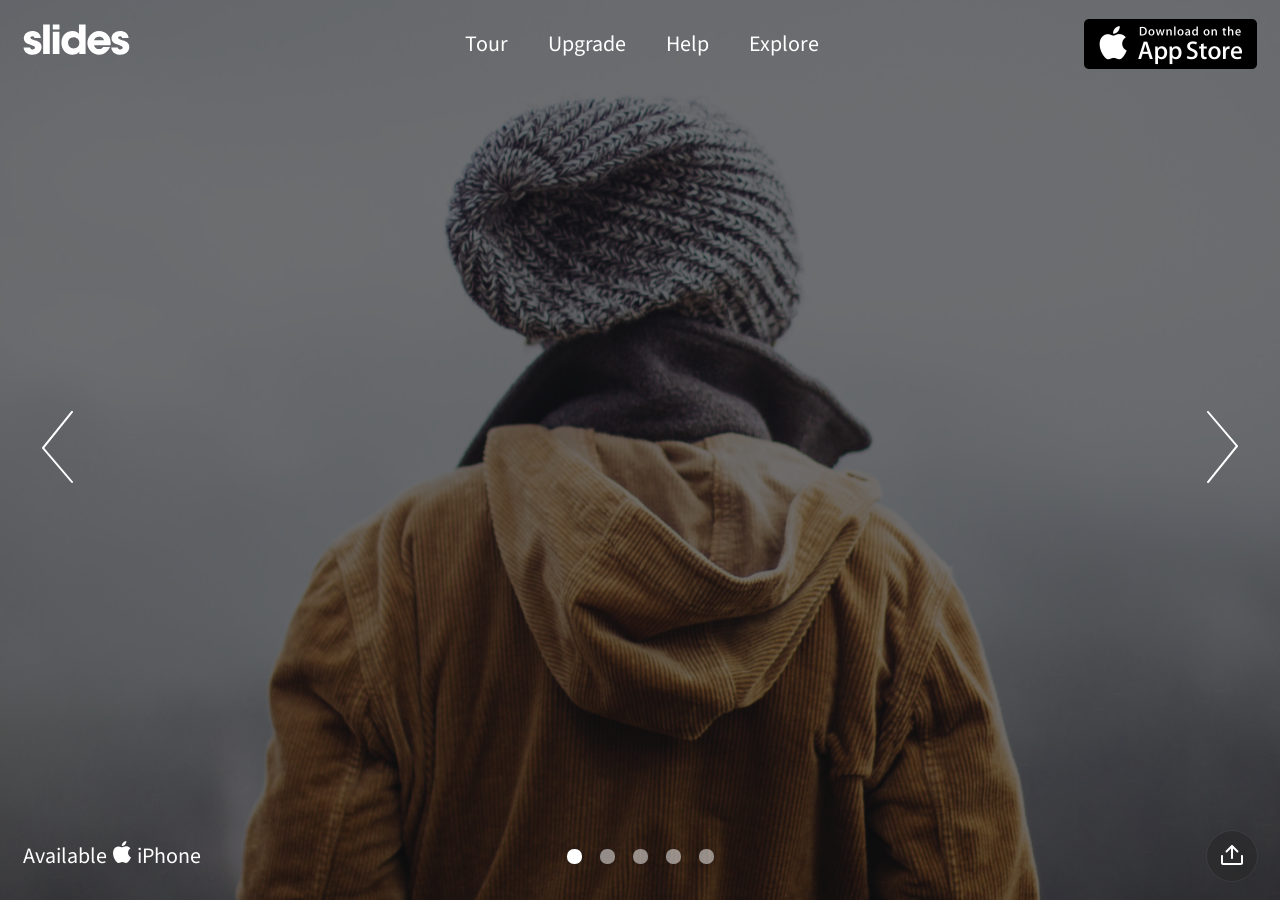
<file: templates/template-02.html>
<!doctype html>
<html>
	<head>
		<meta charset="UTF-8">
		<meta name="viewport" content="width=device-width, height=device-height, initial-scale=1.0, user-scalable=no">
		<meta name="apple-mobile-web-app-capable" content="yes" />

		<!-- Page Title -->
		<title>Template 2</title>

		<!-- Fonts and Material Icons -->
		<link href="https://fonts.googleapis.com/css?family=Source+Sans+Pro:200,300,400,600,700|Material+Icons" rel="stylesheet" type="text/css"/>
		

		<!-- Base Path to Scripts -->
		<base href="../">

		<!-- Styles -->
		<link href="css/slides.css" rel="stylesheet" type="text/css">

		<!-- Custom Styles -->
		<!--link href="css/custom.css" rel="stylesheet" type="text/css"-->

		<!-- Scripts -->
		<script src="https://code.jquery.com/jquery-2.2.4.min.js" integrity="sha256-BbhdlvQf/xTY9gja0Dq3HiwQF8LaCRTXxZKRutelT44=" crossorigin="anonymous"></script>
		<script src="js/plugins.js" type="text/javascript" name="plugins"></script>
		<script src="js/slides.js" type="text/javascript" name="main-scripts"></script>

		<!-- Custom Scripts -->
		<!--script src="js/custom.js" type="text/javascript" name="custom-scripts"></script-->
		 
	</head>
	<body class="slides smooth horizontal animated">
		

<!-- SVG Library -->
<svg xmlns="http://www.w3.org/2000/svg" style="display:none">
  
  <symbol id="logo" viewBox="0 0 106 31"><path d="M17.413 14.04c-.56-5.84-5.6-7-8.52-7-4.6 0-8.6 2.92-8.6 7.52 0 3 2.4 4.88 5.28 5.8 4.24 1.64 5.88 1.84 5.88 3.36 0 1.08-1.2 1.72-2.32 1.72-.28 0-2.24 0-2.52-2.04h-6.6c.6 5.84 5.68 7.36 9.04 7.36 4.92 0 9.04-2.88 9.04-7.76 0-4.8-4-5.92-7.76-6.96-1.76-.52-3.4-1.2-3.4-2.2 0-.6.48-1.48 1.88-1.48 1.96 0 2.04 1.2 2.08 1.68h6.52zm2.222 15.96h6.64v-29.6h-6.64v29.6zm9.662-24.56h6.64v-5.04h-6.64v5.04zm0 24.56h6.64v-22.2h-6.64v22.2zm32.782-29.6h-6.64v9.28c-.72-.72-2.6-2.64-6.52-2.64-5.64 0-11 4.28-11 11.8 0 6.68 4.4 11.88 11.12 11.88 4.48 0 6.08-2.2 6.72-3.12v2.4h6.32v-29.6zm-17.52 18.4c0-2.56 1.8-5.56 5.64-5.56 1.56 0 2.96.56 3.96 1.56 1 .96 1.64 2.32 1.64 3.92.08 1.64-.52 3.08-1.56 4.12s-2.52 1.68-4.12 1.68c-3.12 0-5.56-2.28-5.56-5.68v-.04zm42.502 2.4c.52-4.08-.32-7.64-3.12-10.64-2.08-2.2-5-3.52-8.4-3.52-6.76 0-11.64 5.72-11.64 11.92 0 6.6 5.4 11.76 11.76 11.76 2.28 0 4.48-.68 6.32-2 1.88-1.28 3.44-3.2 4.52-5.68h-6.8c-.8 1.16-1.92 2.08-4.04 2.08-2.6 0-4.84-1.56-5.12-3.92h16.52zm-16.44-5.04c.16-1.04 1.52-3.52 4.96-3.52s4.8 2.48 4.96 3.52h-9.92zm34.502-2.12c-.56-5.84-5.6-7-8.52-7-4.6 0-8.6 2.92-8.6 7.52 0 3 2.4 4.88 5.28 5.8 4.24 1.64 5.88 1.84 5.88 3.36 0 1.08-1.2 1.72-2.32 1.72-.28 0-2.24 0-2.52-2.04h-6.6c.6 5.84 5.68 7.36 9.04 7.36 4.92 0 9.04-2.88 9.04-7.76 0-4.8-4-5.92-7.76-6.96-1.76-.52-3.4-1.2-3.4-2.2 0-.6.48-1.48 1.88-1.48 1.96 0 2.04 1.2 2.08 1.68h6.52z"/></symbol>
  
  <symbol id="logo-icon" viewBox="0 0 50 41"><path d="M4,12h42c2.2,0,4,1.8,4,4v21c0,2.2-1.8,4-4,4H4c-2.2,0-4-1.8-4-4V16C0,13.8,1.8,12,4,12z"/><path opacity="0.6" d="M45.5,9h-41C3.7,9,3,8.3,3,7.5v0C3,6.7,3.7,6,4.5,6h41C46.3,6,47,6.7,47,7.5v0C47,8.3,46.3,9,45.5,9z"/><path opacity="0.4" d="M7.5,0h35C43.3,0,44,0.7,44,1.5v0C44,2.3,43.3,3,42.5,3h-35C6.7,3,6,2.3,6,1.5v0C6,0.7,6.7,0,7.5,0z"/></symbol>
  
  <symbol id="close" viewBox="0 0 30 30"><path d="M15 0c-8.3 0-15 6.7-15 15s6.7 15 15 15 15-6.7 15-15-6.7-15-15-15zm5.7 19.3c.4.4.4 1 0 1.4-.2.2-.4.3-.7.3s-.5-.1-.7-.3l-4.3-4.3-4.3 4.3c-.2.2-.4.3-.7.3s-.5-.1-.7-.3c-.4-.4-.4-1 0-1.4l4.3-4.3-4.3-4.3c-.4-.4-.4-1 0-1.4s1-.4 1.4 0l4.3 4.3 4.3-4.3c.4-.4 1-.4 1.4 0s.4 1 0 1.4l-4.3 4.3 4.3 4.3z"/></symbol>
  
  <symbol id="close-small" viewBox="0 0 11 11"><path d="M6.914 5.5l3.793-3.793c.391-.391.391-1.023 0-1.414s-1.023-.391-1.414 0l-3.793 3.793-3.793-3.793c-.391-.391-1.023-.391-1.414 0s-.391 1.023 0 1.414l3.793 3.793-3.793 3.793c-.391.391-.391 1.023 0 1.414.195.195.451.293.707.293s.512-.098.707-.293l3.793-3.793 3.793 3.793c.195.195.451.293.707.293s.512-.098.707-.293c.391-.391.391-1.023 0-1.414l-3.793-3.793z"/></symbol>

  <symbol id="arrow-left" viewBox="0 0 31 72"><path d="M30 72c-.3 0-.6-.1-.8-.4l-29-34c-.3-.4-.3-.9 0-1.3l29-36c.3-.4 1-.5 1.4-.2.4.3.5 1 .2 1.4l-28.5 35.5 28.5 33.4c.4.4.3 1.1-.1 1.4-.2.1-.5.2-.7.2z"/></symbol>
  
  <symbol id="arrow-right" viewBox="0 0 31 72"><path d="M1 0c.3 0 .6.1.8.4l29 34c.3.4.3.9 0 1.3l-29 36c-.3.4-1 .5-1.4.2-.4-.3-.5-1-.2-1.4l28.5-35.5-28.5-33.4c-.4-.4-.3-1.1.1-1.4.2-.1.5-.2.7-.2z"/></symbol>
  
  <symbol id="back" viewBox="0 0 20 20"><path d="M2.3 10.7l5 5c.4.4 1 .4 1.4 0s.4-1 0-1.4l-3.3-3.3h11.6c.6 0 1-.4 1-1s-.4-1-1-1h-11.6l3.3-3.3c.4-.4.4-1 0-1.4-.2-.2-.4-.3-.7-.3s-.5.1-.7.3l-5 5c-.2.2-.3.5-.3.7 0 .2.1.5.3.7z"/></symbol>
  
  <symbol id="menu" viewBox="0 0 22 22"><path d="M1 5h20c.6 0 1-.4 1-1s-.4-1-1-1h-20c-.6 0-1 .4-1 1s.4 1 1 1zm20 5h-20c-.6 0-1 .4-1 1s.4 1 1 1h20c.6 0 1-.4 1-1s-.4-1-1-1zm0 7h-20c-.6 0-1 .4-1 1s.4 1 1 1h20c.6 0 1-.4 1-1s-.4-1-1-1z"/></symbol>
  
  <symbol id="share" viewBox="0 0 22 22"><path d="M21 10c-.6 0-1 .4-1 1v7h-18v-7c0-.6-.4-1-1-1s-1 .4-1 1v7c0 1.1.9 2 2 2h18c1.1 0 2-.9 2-2v-7c0-.6-.4-1-1-1zM5.5 7.5c.3 0 .5-.1.7-.3l3.8-3.8v9.6c0 .6.4 1 1 1s1-.4 1-1v-9.6l3.8 3.8c.2.2.5.3.7.3s.5-.1.7-.3c.4-.4.4-1 0-1.4l-5.5-5.5c-.1-.1-.2-.2-.3-.2-.2-.1-.5-.1-.8 0l-.3.2-5.5 5.5c-.4.4-.4 1 0 1.4.2.2.4.3.7.3z"/></symbol>
  
  <symbol id="arrow-down" viewBox="0 0 24 24"><path d="M12 18c-.2 0-.5-.1-.7-.3l-11-10c-.4-.4-.4-1-.1-1.4.4-.4 1-.4 1.4-.1l10.4 9.4 10.3-9.4c.4-.4 1-.3 1.4.1.4.4.3 1-.1 1.4l-11 10c-.1.2-.4.3-.6.3z"/></symbol>
  
  <symbol id="arrow-up" viewBox="0 0 24 24"><path d="M11.9 5.9c.2 0 .5.1.7.3l11 10c.4.4.4 1 .1 1.4-.4.4-1 .4-1.4.1l-10.4-9.4-10.3 9.4c-.4.4-1 .3-1.4-.1-.4-.4-.3-1 .1-1.4l11-10c.1-.2.4-.3.6-.3z"/></symbol>
  
  <symbol id="arrow-top" viewBox="0 0 24 24"><path d="M20.7 10.3l-8-8c-.4-.4-1-.4-1.4 0l-8 8c-.4.4-.4 1 0 1.4s1 .4 1.4 0l6.3-6.3v15.6c0 .6.4 1 1 1s1-.4 1-1v-15.6l6.3 6.3c.2.2.5.3.7.3s.5-.1.7-.3c.4-.4.4-1 0-1.4z"/></symbol>

  <symbol id="drop-down" viewBox="0 0 16 16"><polyline stroke-width="2" stroke-linecap="round" stroke-linejoin="round" stroke-miterlimit="10" points="1,5 8,12 15,5" fill="none"></polyline></symbol>
  
  <symbol id="play" viewBox="0 0 30 30"><path d="M7 30v-30l22 15z"/></symbol>
  
  <symbol id="login" viewBox="0 0 22 22"><path d="M13 2c0 .6.4 1 1 1h6v16h-6c-.6 0-1 .4-1 1s.4 1 1 1h6c1.1 0 2-.9 2-2v-16c0-1.1-.9-2-2-2h-6c-.6 0-1 .4-1 1zm-6.5 3.5c0 .3.1.5.3.7l3.8 3.8h-9.6c-.6 0-1 .4-1 1s.4 1 1 1h9.6l-3.8 3.8c-.2.2-.3.5-.3.7s.1.5.3.7c.4.4 1 .4 1.4 0l5.5-5.5c.1-.1.2-.2.2-.3.1-.2.1-.5 0-.8l-.2-.3-5.5-5.5c-.4-.4-1-.4-1.4 0-.2.2-.3.4-.3.7z"/></symbol>
  
  <symbol id="chat" viewBox="0 0 22 22"><path d="M11 22c-.1 0-.3 0-.4-.1-.4-.1-.6-.5-.6-.9v-4h-7.8c-1.2 0-2.2-1-2.2-2.2v-11.6c0-1.2 1-2.2 2.2-2.2h17.7c1.1 0 2.1 1 2.1 2.2v11.7c0 1.2-1 2.2-2.2 2.2h-3.4l-4.7 4.7c-.2.1-.4.2-.7.2zm-8.8-19c-.1 0-.2.1-.2.2v11.7s.1.1.2.1h8.8c.6 0 1 .4 1 1v2.6l3.3-3.3c.2-.2.4-.3.7-.3h3.8c.1 0 .2-.1.2-.2v-11.6c0-.1-.1-.2-.2-.2h-17.6zM5 6h6v2h-6zM5 10h10v2h-10z"/></symbol>
  
  <symbol id="mail" viewBox="0 0 22 22"><path d="M19.8 2h-17.6c-1.2 0-2.2 1-2.2 2.2v13.5c0 1.3 1 2.3 2.2 2.3h17.5c1.2 0 2.2-1 2.2-2.2v-13.6c.1-1.2-.9-2.2-2.1-2.2zm-17.6 2h17.5c.2 0 .3.1.3.2v.3l-9 6.3-9-6.3v-.3c0-.1.1-.2.2-.2zm17.6 14h-17.6c-.1 0-.2-.1-.2-.2v-10.9l8.1 5.7c.3.2.6.3.9.3.3 0 .6-.1.9-.3l8.1-5.7v10.9c0 .1-.1.2-.2.2z"/></symbol>

  <symbol id="sound-on" viewBox="0 0 22 22"><path d="M15 15c-.2 0-.4-.1-.6-.2-.4-.3-.5-1-.2-1.4.5-.7.8-1.5.8-2.4s-.3-1.7-.8-2.4c-.3-.4-.2-1.1.2-1.4.4-.3 1.1-.2 1.4.2.8 1 1.2 2.3 1.2 3.6s-.4 2.6-1.2 3.6c-.2.3-.5.4-.8.4zm4 2.3c-.2 0-.5-.1-.7-.2-.4-.4-.5-1-.1-1.4 1.2-1.3 1.8-3 1.8-4.7 0-1.8-.7-3.5-1.9-4.8-.4-.4-.4-1 0-1.4s1-.4 1.4 0c1.6 1.7 2.5 3.9 2.5 6.2 0 2.2-.8 4.3-2.2 6-.2.2-.5.3-.8.3zm-9 2.7c-.2 0-.4-.1-.6-.2l-4.8-3.8h-2.1c-1.4 0-2.5-1.1-2.5-2.5v-5c0-1.4 1.1-2.5 2.5-2.5h2.2l4.7-3.8c.3-.2.7-.3 1.1-.1.3.2.5.5.5.9v16c0 .4-.2.7-.6.9-.1.1-.3.1-.4.1zm-7.5-12c-.3 0-.5.2-.5.5v5c0 .3.2.5.5.5h2.5c.2 0 .4.1.6.2l3.4 2.7v-11.8l-3.4 2.7c-.2.1-.4.2-.6.2h-2.5z"/></symbol>
  
  <symbol id="sound-off" viewBox="0 0 22 22"><path d="M10.434 2.098c-.347-.165-.758-.119-1.058.121l-4.726 3.781h-2.154c-1.376 0-2.496 1.12-2.496 2.496v5.009c0 1.376 1.12 2.495 2.496 2.495h2.153l4.726 3.781c.181.145.402.219.625.219.147 0 .295-.032.433-.099.347-.167.567-.516.567-.901v-16c0-.384-.22-.735-.566-.902zm-1.434 14.821l-3.375-2.7c-.178-.142-.398-.219-.625-.219h-2.504c-.274 0-.496-.222-.496-.495v-5.009c0-.274.222-.496.496-.496h2.504c.227 0 .447-.077.625-.219l3.375-2.7v11.838zM19.414 11l2.293-2.293c.391-.391.391-1.023 0-1.414s-1.023-.391-1.414 0l-2.293 2.293-2.293-2.293c-.391-.391-1.023-.391-1.414 0s-.391 1.023 0 1.414l2.293 2.293-2.293 2.293c-.391.391-.391 1.023 0 1.414.195.195.451.293.707.293s.512-.098.707-.293l2.293-2.293 2.293 2.293c.195.195.451.293.707.293s.512-.098.707-.293c.391-.391.391-1.023 0-1.414l-2.293-2.293z"/></symbol>
  
  <!-- social -->
  <symbol id="apple" viewBox="-1 1 24 24"><path d="M17.6 13.8c0-3 2.5-4.5 2.6-4.6-1.4-2.1-3.6-2.3-4.4-2.4-1.9-.2-3.6 1.1-4.6 1.1-.9 0-2.4-1.1-4-1-2 0-3.9 1.2-5 3-2.1 3.7-.5 9.1 1.5 12.1 1 1.5 2.2 3.1 3.8 3 1.5-.1 2.1-1 3.9-1s2.4 1 4 1 2.7-1.5 3.7-2.9c1.2-1.7 1.6-3.3 1.7-3.4-.1-.1-3.2-1.3-3.2-4.9zm-3.1-9c.8-1 1.4-2.4 1.2-3.8-1.2 0-2.7.8-3.5 1.8-.8.9-1.5 2.3-1.3 3.7 1.4.1 2.8-.7 3.6-1.7z"/></symbol>

  <symbol id="dribbble" viewBox="0 0 24 24"><path d="M12 0c-6.7 0-12 5.3-12 12s5.3 12 12 12 12-5.3 12-12-5.3-12-12-12zm7.9 5.7c1.3 1.7 2.1 3.9 2.3 6.1-.4-.1-2.4-.4-4.7-.4-.8 0-1.5 0-2.3.1 0-.1-.1-.3-.3-.5l-.7-1.5c3.7-1.4 5.3-3.4 5.7-3.8zm-7.9-3.8c2.5 0 4.9.9 6.7 2.5-.3.4-1.9 2.3-5.2 3.6-1.6-2.9-3.3-5.3-3.7-5.9.6-.1 1.4-.2 2.2-.2zm-4.4 1c.4.6 2.1 3 3.7 5.8-4.4 1.2-8.2 1.2-9.2 1.2h-.1c.8-3.1 2.9-5.6 5.6-7zm-5.7 9.1v-.3h.3c1.2 0 5.6-.1 10.1-1.5l.8 1.6c-.1 0-.3 0-.4.1-5.1 1.6-7.9 6-8.3 6.7-1.6-1.7-2.5-4.1-2.5-6.6zm10.1 10.1c-2.3 0-4.4-.8-6.1-2.1.3-.5 2.4-4.4 7.9-6.3 1.3 3.6 2 6.7 2.1 7.6-1.2.6-2.6.8-3.9.8zm5.7-1.8c-.1-.8-.7-3.6-2-7.1.7-.1 1.3-.1 2-.1 2.1 0 3.7.4 4.1.5-.3 2.8-1.8 5.2-4.1 6.7z"/></symbol>

  <symbol id="facebook" viewBox="0 0 24 24"><path d="M24 1.3v21.3c0 .7-.6 1.3-1.3 1.3h-6.1v-9.3h3.1l.5-3.6h-3.6v-2.2c0-1.1.3-1.8 1.8-1.8h1.9v-3.2c-.3 0-1.5-.1-2.8-.1-2.8 0-4.7 1.7-4.7 4.8v2.7h-3.1v3.6h3.1v9.2h-11.5c-.7 0-1.3-.6-1.3-1.3v-21.4c0-.7.6-1.3 1.3-1.3h21.3c.8 0 1.4.6 1.4 1.3z"/></symbol>
   
  <symbol id="fb-like" viewBox="0 0 20 20"><path d="M0 8v12h5v-12h-5zm2.5 10.8c-.4 0-.8-.3-.8-.8 0-.4.3-.8.8-.8s.8.3.8.8c0 .4-.4.8-.8.8zm3.5-.8h9.5c1.1 0 1.7-1 1.7-1.7 0-.3-.4-1-.4-1 1.4-.3 1.7-1.2 1.7-1.7-.1-.5-.3-.9-.5-1 1-.4 1.5-1.1 1.4-1.9-.1-.8-1-1.5-1-1.5 1-.6.9-1.5.9-1.5-.3-1.3-1.5-1.7-1.7-1.7h-5.6s.3-.5.3-2.4-1.3-3.6-2.6-3.6c0 0-.7.1-1 .3v3.5l-2.7 4.4v9.8z"/></symbol>
  
  <symbol id="googlePlus" viewBox="0 1 24 24"><path d="M7.8 13.5h4.6c-.6 2-2.5 3.4-4.6 3.4-2.7 0-4.9-2.2-4.9-4.9s2.2-4.9 4.9-4.9c1.1 0 2.1.3 3 1l1.8-2.4c-1.4-1.1-3-1.6-4.8-1.6-4.3 0-7.9 3.5-7.9 7.9s3.5 7.9 7.9 7.9 7.9-3.5 7.9-7.9v-1.5h-7.9v3zM21.7 11v-2.2h-2v2.2h-2.2v2h2.2v2.2h2v-2.2h2.2v-2z"/></symbol>
  
  <symbol id="instagram" viewBox="0 0 24 24"><path d="M12 2.2c3.2 0 3.6 0 4.8.1 1.2.1 1.8.2 2.2.4.6.2 1 .5 1.4.9.4.4.7.8.9 1.4.2.4.4 1.1.4 2.2.1 1.3.1 1.6.1 4.8s0 3.6-.1 4.8c-.1 1.2-.2 1.8-.4 2.2-.2.6-.5 1-.9 1.4-.4.4-.8.7-1.4.9-.4.2-1.1.4-2.2.4-1.3.1-1.6.1-4.8.1s-3.6 0-4.8-.1c-1.2-.1-1.8-.2-2.2-.4-.6-.2-1-.5-1.4-.9-.4-.4-.7-.8-.9-1.4-.2-.4-.4-1.1-.4-2.2-.1-1.3-.1-1.6-.1-4.8s0-3.6.1-4.8c0-1.2.2-1.9.3-2.3.2-.6.5-1 .9-1.4.5-.4.9-.6 1.4-.9.4-.1 1.1-.3 2.3-.4h4.8m0-2.2c-3.3 0-3.7 0-4.9.1-1.3 0-2.2.2-3 .5-.7.3-1.4.7-2.1 1.4-.7.7-1.1 1.4-1.4 2.1-.3.8-.5 1.7-.5 3-.1 1.2-.1 1.6-.1 4.9 0 3.3 0 3.7.1 4.9.1 1.3.3 2.1.6 2.9.2.8.6 1.5 1.3 2.2.7.7 1.3 1.1 2.1 1.4.8.3 1.6.5 2.9.6h5s3.7 0 4.9-.1c1.3-.1 2.1-.3 2.9-.6.8-.3 1.5-.7 2.1-1.4.7-.7 1.1-1.3 1.4-2.1.3-.8.5-1.6.6-2.9.1-1.2.1-1.6.1-4.9s0-3.7-.1-4.9c-.1-1.3-.3-2.1-.6-2.9-.2-.8-.6-1.5-1.3-2.2-.7-.7-1.3-1.1-2.1-1.4-.8-.3-1.6-.5-2.9-.6h-5zM12 5.8c-3.4 0-6.2 2.8-6.2 6.2s2.8 6.2 6.2 6.2 6.2-2.8 6.2-6.2-2.8-6.2-6.2-6.2zm0 10.2c-2.2 0-4-1.8-4-4s1.8-4 4-4 4 1.8 4 4-1.8 4-4 4z"/><circle class="st0" cx="18.4" cy="5.6" r="1.4"/></symbol>
  
  <symbol id="linkedin" viewBox="0 0 24 24"><path d="M22.2 0h-20.4c-1 0-1.8.8-1.8 1.7v20.7c0 1 .8 1.7 1.8 1.7h20.5c1 0 1.8-.8 1.8-1.7v-20.7c-.1-.9-.9-1.7-1.9-1.7zm-14.9 20.2h-3.6v-10.9h3.6v10.9zm-1.8-12.4c-1.2 0-2-.8-2-1.9 0-1.1.8-1.9 2.1-1.9 1.2 0 2 .8 2 1.9-.1 1.1-.9 1.9-2.1 1.9zm14.8 12.4h-3.6v-5.8c0-1.5-.5-2.5-1.8-2.5-1 0-1.6.7-1.9 1.3-.1.2-.1.6-.1.9v6.1h-3.6v-10.9h3.6v1.5c.5-.7 1.3-1.8 3.3-1.8 2.4 0 4.2 1.6 4.2 4.9v6.3z"/></symbol>

  <symbol id="medium" viewBox="0 0 24 24"><path d="M7.601 5.357c-2.305-1.137-4.6-2.294-6.899-3.444-.577-.289-.694-.216-.694.43-.001 5.147.005 10.294-.008 15.441-.001.57.224.911.726 1.158 2.126 1.047 4.242 2.116 6.362 3.176l.326.151c.308.115.494-.016.562-.315.032-.14.02-.283.02-.438l.009-15.482c.002-.337-.091-.523-.404-.677zm15.983-.001c-2.369-1.184-4.74-2.366-7.101-3.565-.368-.187-.559-.114-.769.231-1.431 2.356-2.876 4.703-4.328 7.046-.144.233-.15.4-.004.637 1.605 2.593 3.198 5.193 4.795 7.79l.238.36.107-.138c2.426-3.948 4.848-7.898 7.283-11.841.204-.33.01-.405-.221-.52zm.413 16.185c.001-4.694.001-9.387.001-14.081v-.38l-.076-.023-7.257 11.812.257.156c2.095 1.05 4.191 2.098 6.287 3.146l.219.097c.314.112.489-.032.554-.329.027-.128.015-.265.015-.398zm-15.273-14.526c-.001 2.547.003 5.093-.008 7.64-.001.234.105.321.285.411 2.204 1.1 4.405 2.205 6.608 3.307l.333.12-7.183-11.692-.035.214z"/></symbol>
  
  <symbol id="pinterest" viewBox="0 0 24 24"><path d="M5.9 13.9c1.2-2-.4-2.5-.6-4-1-6.1 7.1-10.2 11.4-6 2.9 2.9 1 12-3.7 11-4.6-.9 2.2-8.1-1.4-9.5-3-1.1-4.6 3.6-3.2 5.9-.8 4-2.5 7.7-1.8 12.7 2.3-1.7 3.1-4.8 3.7-8.1 1.2.7 1.8 1.4 3.3 1.5 5.5.4 8.6-5.4 7.8-10.7-.7-4.7-5.5-7.1-10.6-6.6-4.1.4-8.1 3.7-8.3 8.3-.1 2.8.7 4.9 3.4 5.5z"/></symbol>
  
  <symbol id="stumbleupon" viewBox="0 0 24 24"><path d="M13.3 9.6l1.6.8 2.5-.8v-1.4c0-3-2.4-5.4-5.4-5.4s-5.4 2.4-5.4 5.4v7.5c0 .7-.6 1.3-1.3 1.3s-1.3-.6-1.3-1.3v-3.2h-4v3.2c0 3 2.4 5.4 5.4 5.4s5.4-2.4 5.4-5.4v-7.5c0-.7.6-1.3 1.3-1.3s1.3.6 1.3 1.3l-.1 1.4zm6.6 2.9v3.2c0 .7-.6 1.3-1.3 1.3s-1.3-.6-1.3-1.3v-3.2l-2.5.8-1.6-.8v3.2c0 3 2.4 5.4 5.4 5.4s5.4-2.4 5.4-5.4v-3.2h-4.1z"/></symbol>
  
  <symbol id="twitter" viewBox="0 1 24 23"><path d="M21.5 7.6v.6c0 6.6-5 14.1-14 14.1-2.8 0-5.4-.8-7.6-2.2l1.2.1c2.3 0 4.4-.8 6.1-2.1-2.2 0-4-1.5-4.6-3.4.3.1.6.1.9.1.5 0 .9-.1 1.3-.2-2.1-.6-3.8-2.6-3.8-5 .7.4 1.4.6 2.2.6-1.3-.9-2.2-2.4-2.2-4.1 0-.9.2-1.8.7-2.5 2.4 3 6.1 5 10.2 5.2-.1-.4-.1-.7-.1-1.1 0-2.7 2.2-5 4.9-5 1.4 0 2.7.6 3.6 1.6 1-.3 2.1-.7 3-1.3-.4 1.2-1.1 2.1-2.2 2.7 1-.1 1.9-.4 2.8-.8-.6 1.1-1.4 2-2.4 2.7z"/></symbol>
  
  <symbol id="tumblr" viewBox="0 0 23 23"><path d="M12.573 4.94v-4.94h-3.188c-.072.183-.11.4-.11.622-.034.107-.072.184-.072.293-.328 1.829-1.28 3.11-2.892 3.807-.476.218-.914.253-1.39.218v3.987h2.342c.039 5.603.039 8.493.039 8.64v.332c.294 2.449 1.573 3.914 3.843 4.463.914.257 1.901.366 2.892.366 1.279-.036 2.525-.256 3.771-.659v-4.685c-.731.22-1.395.402-1.977.583-1.135.333-2.087.113-2.857-.619-.073-.11-.183-.257-.221-.403-.106-.586-.178-1.206-.178-1.795v-6.222h5.083v-3.988h-5.085z"/></symbol>

  <symbol id="xing" viewBox="0 0 24 24"><path d="M3.647 4.74c-.208 0-.384.073-.472.216-.091.148-.077.338.02.531l2.34 4.051v.02l-3.678 6.49c-.096.191-.091.383 0 .531.088.142.244.236.452.236h3.461c.518 0 .767-.349.944-.669l3.737-6.608-2.38-4.15c-.172-.307-.433-.649-.964-.649h-3.46zm14.542-4.74c-.517 0-.741.326-.927.659l-7.702 13.658 4.918 9.023c.172.307.437.659.967.659h3.457c.208 0 .371-.079.459-.221.092-.148.09-.343-.007-.535l-4.88-8.915v-.023l7.664-13.551c.096-.191.098-.386.007-.534-.088-.142-.252-.221-.46-.221h-3.496z"/></symbol>
  
  <symbol id="youtube" viewBox="0 0 24 24"><path d="M23.6 6.3c-.3-1.2-1.4-2.2-2.6-2.3-3-.3-6-.3-9-.3s-6 0-9 .3c-1.2.1-2.3 1.1-2.6 2.3-.4 1.8-.4 3.8-.4 5.7 0 1.9 0 3.9.4 5.7.3 1.2 1.4 2.2 2.6 2.3 3 .3 6 .3 9 .3s6 0 9-.3c1.3-.1 2.3-1.1 2.6-2.4.4-1.7.4-3.7.4-5.6 0-1.9 0-3.9-.4-5.7zm-14.1 9v-6.6l6.5 3.3-6.5 3.3z"/></symbol>

</svg>

<!-- Navigation Arrows -->
<nav class="side left">
  <div class="navigation">
    <div class="cell">
      <span class="prevSlide"><svg class="sideArrow"><use xmlns:xlink="http://www.w3.org/1999/xlink" xlink:href="#arrow-left"></use></svg></span>
    </div>
  </div>
</nav>

<nav class="side">
  <div class="navigation">
    <div class="cell">
      <span class="nextSlide"><svg class="sideArrow"><use xmlns:xlink="http://www.w3.org/1999/xlink" xlink:href="#arrow-right"></use></svg></span>
    </div>
  </div>
</nav>

<!-- Panel Top #12 -->
<nav class="panel top">
  <div class="sections desktop">
    <div class="left"><a href="#"><svg style="width:107px;height:31px"><use xmlns:xlink="http://www.w3.org/1999/xlink" xlink:href="#logo"></use></svg></a></div>
    <div class="center">
      <ul class="menu">
        <li><a href="#">Tour</a></li>
        <li><a href="#">Upgrade</a></li>
        <li><a href="#">Help</a></li>
        <li><a href="#">Explore</a></li>
      </ul>
    </div>
    <div class="right"><a href="#" class="button hollow"><img src="assets/img/appstore.png" height="50"/></a></div>
  </div>
  <div class="sections compact hidden">
    <div class="left"><a href="#"><svg style="width:107px;height:31px"><use xmlns:xlink="http://www.w3.org/1999/xlink" xlink:href="#logo"></use></svg></a></div>
    <div class="right"><span class="button actionButton sidebarTrigger" data-sidebar-id="1"><svg><use xmlns:xlink="http://www.w3.org/1999/xlink" xlink:href="#menu"></use></svg></span></div>
  </div>
</nav>

<!-- Sidebar -->
<nav class="sidebar deepPurple" data-sidebar-id="1">
  <div class="close"><svg><use xmlns:xlink="http://www.w3.org/1999/xlink" xlink:href="#close"></use></svg></div>
  <div class="content">
    <a href="#" class="logo"><svg width="120" height="50"><use xmlns:xlink="http://www.w3.org/1999/xlink" xlink:href="#logo"></use></svg></a>
    <ul class="mainMenu uppercase">
      <li><a href="#">Tour</a></li>
      <li><a href="#">Upgrade</a></li>
      <li><a href="#">Help</a></li>
      <li><a href="#">Explore</a></li>
    </ul>
    <ul class="subMenu">
      <li><a href="#">About Us</a></li>
      <li><a href="#">Blog</a></li>
      <li><a href="#">Press & Media</a></li>
      <li><a href="#">Terms of Use</a></li>
      <li><a href="#">Privacy Policy</a></li>
      <li><a href="#">Contact Us</a></li>
    </ul>
    <ul class="social">
      <li><a href="#"><svg><use xmlns:xlink="http://www.w3.org/1999/xlink" xlink:href="#twitter"></use></svg></a></li>
      <li><a href="#"><svg><use xmlns:xlink="http://www.w3.org/1999/xlink" xlink:href="#facebook"></use></svg></a></li>
      <li><a href="#"><svg><use xmlns:xlink="http://www.w3.org/1999/xlink" xlink:href="#googlePlus"></use></svg></a></li>
      <li><a href="#"><svg><use xmlns:xlink="http://www.w3.org/1999/xlink" xlink:href="#pinterest"></use></svg></a></li>
    </ul>
  </div>
</nav>

<!-- Template #02 -->
<link href='https://fonts.googleapis.com/css?family=Quicksand:300,400,700' rel='stylesheet' type='text/css'>
<style>
  .quicksand { font-family: 'Quicksand', sans-serif !important; }
</style>


<!-- Slide #02 -->
<section class="slide fade kenBurns">
  <div class="content">
    <div class="container">
      <div class="wrap">
      
        <div class="fix-8-12">
          <div class="h1 ae-1"><svg style="max-width: 510px; margin: 0 auto; height: 150px; width: 100%;"><use xmlns:xlink="http://www.w3.org/1999/xlink" xlink:href="#logo" fill="#fff"></use></svg></div>
          <div class="button play pink popupTrigger ae-4 fromCenter" data-popup-id="2" style="margin-top: 50px;">
            <svg><use xmlns:xlink="http://www.w3.org/1999/xlink" xlink:href="#play"></use></svg>
          </div>
        </div>
        
      </div>
    </div>
  </div>
  <div class="background" style="background-image:url(assets/img/templates/img-2-1.jpg)"></div>
</section>

<!-- Popup Video -->
<div class="popup autoplay" data-popup-id="2">
  <div class="close"><svg><use xmlns:xlink="http://www.w3.org/1999/xlink" xlink:href="#close"></use></svg></div>
  <div class="content">
    <div class="container">
      <div class="wrap">
        <div class="fix-10-12">
          <div class="embedVideo popupContent">
            <iframe src="https://player.vimeo.com/video/101231747?color=ff0179&portrait=0" frameborder="0" webkitallowfullscreen mozallowfullscreen allowfullscreen></iframe>
          </div>
        </div>
      </div>
    </div>
  </div>
</div>

<!-- Slide #37 -->
<section class="slide fade kenBurns">
  <div class="content">
    <div class="container">
      <div class="wrap">
        
        <div class="fix-10-12">
          <h1 class="ae-1 huge light quicksand" style="line-height:1; letter-spacing:-.09em">A hunch is creativity trying to tell you something.</h1>
        </div>
             
      </div>
    </div>
  </div>
  <div class="background" style="background-image:url(assets/img/templates/img-2-2.jpg)"></div>
</section>

<!-- Slide #37 -->
<section class="slide fade kenBurns">
  <div class="content">
    <div class="container">
      <div class="wrap">
        
        <div class="fix-10-12">
          <h1 class="ae-1 huge light quicksand" style="line-height:1; letter-spacing:-.09em">My secret is being not terrible at a lot of things.</h1>
        </div>
             
      </div>
    </div>
  </div>
  <div class="background" style="background-image:url(assets/img/templates/img-2-3.jpg)"></div>
</section>

<!-- Slide #37 -->
<section class="slide fade kenBurns">
  <div class="content">
    <div class="container">
      <div class="wrap">
        
        <div class="fix-10-12">
          <h1 class="ae-1 huge light quicksand" style="line-height:1; letter-spacing:-.09em">I think designers who aren’t selfish do really awful work.</h1>
        </div>
             
      </div>
    </div>
  </div>
  <div class="background" style="background-image:url(assets/img/templates/img-2-4.jpg)"></div>
</section>

<!-- Slide #11 -->
<section class="slide fade kenBurns">
  <div class="content">
    <div class="container">
      <div class="wrap">
      
        <div class="fix-8-12">
          <h1 class="ae-1 normal quicksand">Ready to Discuss?</h1>
          <div class="ae-2">
            <p>A designer knows he has achieved perfection not when there is nothing left to add, but when there is nothing left.</p>
          </div>
          <a class="button stroke white round uppercase quicksand bold popupTrigger ae-5 fromCenter" data-popup-id="02">Contact Us</a>
        </div>
      
      </div>
    </div>
  </div>
  <div class="background" style="background-image:url(assets/img/templates/img-2-5.jpg)"></div>
</section>

<!-- Popup Video -->
<div class="popup autoplay" data-popup-id="02" style="background:rgba(17, 17, 17, 0.8)">
  <div class="close"><svg><use xmlns:xlink="http://www.w3.org/1999/xlink" xlink:href="#close"></use></svg></div>
  <div class="content">
    <div class="container">
      <div class="wrap">
        <div class="fix-6-12">
          <div class="pad shadow popupContent">
            <form class="wide center" action="send-email.php">
              <label class="uppercase" for="name37">Your name</label>
              <input class="stroke round" id="name37" type="name" name="name" placeholder="Name" style="max-width:100%" required/>
              <label class="uppercase" for="email37">Email</label>
              <input class="stroke round" id="email37" type="email" name="email" placeholder="Email" style="max-width:100%" required/>
              <label class="uppercase" for="message37">Message</label>
              <textarea class="stroke round left" id="message37" type="email" placeholder="Message" style="min-height:130px" required></textarea>
              <input class="button wide pink round uppercase" type="submit" name="submit" style="margin-top:35px;" value="Send message"/>
            </form>
          </div>
        </div>
      </div>
    </div>
  </div>
</div>

<!-- Panel Bottom #06 -->
<nav class="panel bottom">
  <div class="sections desktop">
    <div class="left"><a href="#">Available <svg><use xmlns:xlink="http://www.w3.org/1999/xlink" xlink:href="#apple"></use></svg> iPhone</a></div>
    <div class="center"><nav><div class="navigation"><ul></ul></div></nav></div>
    <div class="right"><span data-dropdown-id="2" class="button actionButton dropdownTrigger"><svg><use xmlns:xlink="http://www.w3.org/1999/xlink" xlink:href="#share"></use></svg></span></div>
  </div>
  <div class="sections compact hidden">
    <div class="left"><nav><div class="navigation"><ul></ul></div></nav></div>
    <div class="right"><span data-dropdown-id="2" class="button actionButton dropdownTrigger"><svg><use xmlns:xlink="http://www.w3.org/1999/xlink" xlink:href="#share"></use></svg></span></div>
  </div>
</nav>

<!-- Share Window -->
<div class="dropdown share bottom right" data-dropdown-id="2" data-text="Take a look at this" data-url="https://designmodo.com" data-pinterest-image="https://designmodo.com/wp-content/uploads/2015/10/Presentation.jpg">
  <div class="title">Share</div>
  <ul>
    <li class="facebook"><svg><use xmlns:xlink="http://www.w3.org/1999/xlink" xlink:href="#fb-like"></use></svg></li>
    <li class="twitter"><svg><use xmlns:xlink="http://www.w3.org/1999/xlink" xlink:href="#twitter"></use></svg></li>
    <li class="googlePlus"><svg><use xmlns:xlink="http://www.w3.org/1999/xlink" xlink:href="#googlePlus"></use></svg></li>
    <li class="pinterest"><svg><use xmlns:xlink="http://www.w3.org/1999/xlink" xlink:href="#pinterest"></use></svg></li>
 <!--li class="stumbleupon"><svg><use xmlns:xlink="http://www.w3.org/1999/xlink" xlink:href="#stumbleupon"></use></svg></li>
    <li class="linkedin"><svg><use xmlns:xlink="http://www.w3.org/1999/xlink" xlink:href="#linkedin"></use></svg></li-->
    <li class="mail" data-subject="Subject" data-body="Body">share by email</li>
  </ul>
</div>

<!-- Preloader -->
<div class="loadingIcon"><svg class="loading-icon" id="loading-circle" viewBox="0 0 18 18"><circle class="circle" opacity=".1" stroke="#fff" stroke-width="2" stroke-miterlimit="10" cx="9" cy="9" r="8" fill="none"></circle><circle class="dash" stroke-width="2" stroke-linecap="round" stroke-miterlimit="10" stroke-dasharray="1,100" cx="9" cy="9" r="8" fill="none"></circle></svg></div>
					
	</body>
</html>
</file>
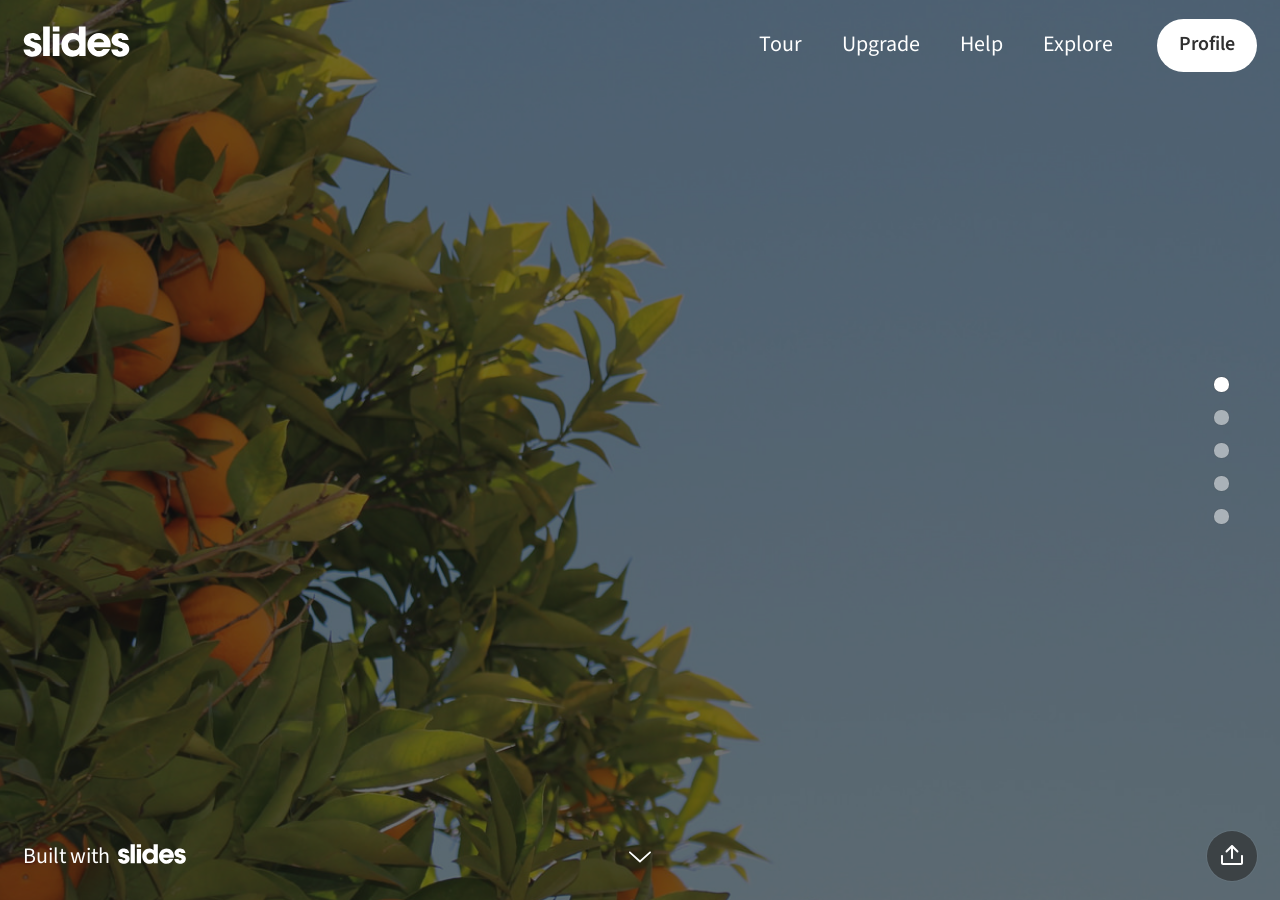
<file: templates/template-04.html>
<!doctype html>
<html>
	<head>
		<meta charset="UTF-8">
		<meta name="viewport" content="width=device-width, height=device-height, initial-scale=1.0, user-scalable=no">
		<meta name="apple-mobile-web-app-capable" content="yes" />

		<!-- Page Title -->
		<title>Template 4</title>

		<!-- Fonts and Material Icons -->
		<link href="https://fonts.googleapis.com/css?family=Source+Sans+Pro:200,300,400,600,700|Material+Icons" rel="stylesheet" type="text/css"/>
		

		<!-- Base Path to Scripts -->
		<base href="../">

		<!-- Styles -->
		<link href="css/slides.css" rel="stylesheet" type="text/css">

		<!-- Custom Styles -->
		<!--link href="css/custom.css" rel="stylesheet" type="text/css"-->

		<!-- Scripts -->
		<script src="https://code.jquery.com/jquery-2.2.4.min.js" integrity="sha256-BbhdlvQf/xTY9gja0Dq3HiwQF8LaCRTXxZKRutelT44=" crossorigin="anonymous"></script>
		<script src="js/plugins.js" type="text/javascript" name="plugins"></script>
		<script src="js/slides.js" type="text/javascript" name="main-scripts"></script>

		<!-- Custom Scripts -->
		<!--script src="js/custom.js" type="text/javascript" name="custom-scripts"></script-->
		 
	</head>
	<body class="slides cards smooth animated">
		

<!-- SVG Library -->
<svg xmlns="http://www.w3.org/2000/svg" style="display:none">
  
  <symbol id="logo" viewBox="0 0 106 31"><path d="M17.413 14.04c-.56-5.84-5.6-7-8.52-7-4.6 0-8.6 2.92-8.6 7.52 0 3 2.4 4.88 5.28 5.8 4.24 1.64 5.88 1.84 5.88 3.36 0 1.08-1.2 1.72-2.32 1.72-.28 0-2.24 0-2.52-2.04h-6.6c.6 5.84 5.68 7.36 9.04 7.36 4.92 0 9.04-2.88 9.04-7.76 0-4.8-4-5.92-7.76-6.96-1.76-.52-3.4-1.2-3.4-2.2 0-.6.48-1.48 1.88-1.48 1.96 0 2.04 1.2 2.08 1.68h6.52zm2.222 15.96h6.64v-29.6h-6.64v29.6zm9.662-24.56h6.64v-5.04h-6.64v5.04zm0 24.56h6.64v-22.2h-6.64v22.2zm32.782-29.6h-6.64v9.28c-.72-.72-2.6-2.64-6.52-2.64-5.64 0-11 4.28-11 11.8 0 6.68 4.4 11.88 11.12 11.88 4.48 0 6.08-2.2 6.72-3.12v2.4h6.32v-29.6zm-17.52 18.4c0-2.56 1.8-5.56 5.64-5.56 1.56 0 2.96.56 3.96 1.56 1 .96 1.64 2.32 1.64 3.92.08 1.64-.52 3.08-1.56 4.12s-2.52 1.68-4.12 1.68c-3.12 0-5.56-2.28-5.56-5.68v-.04zm42.502 2.4c.52-4.08-.32-7.64-3.12-10.64-2.08-2.2-5-3.52-8.4-3.52-6.76 0-11.64 5.72-11.64 11.92 0 6.6 5.4 11.76 11.76 11.76 2.28 0 4.48-.68 6.32-2 1.88-1.28 3.44-3.2 4.52-5.68h-6.8c-.8 1.16-1.92 2.08-4.04 2.08-2.6 0-4.84-1.56-5.12-3.92h16.52zm-16.44-5.04c.16-1.04 1.52-3.52 4.96-3.52s4.8 2.48 4.96 3.52h-9.92zm34.502-2.12c-.56-5.84-5.6-7-8.52-7-4.6 0-8.6 2.92-8.6 7.52 0 3 2.4 4.88 5.28 5.8 4.24 1.64 5.88 1.84 5.88 3.36 0 1.08-1.2 1.72-2.32 1.72-.28 0-2.24 0-2.52-2.04h-6.6c.6 5.84 5.68 7.36 9.04 7.36 4.92 0 9.04-2.88 9.04-7.76 0-4.8-4-5.92-7.76-6.96-1.76-.52-3.4-1.2-3.4-2.2 0-.6.48-1.48 1.88-1.48 1.96 0 2.04 1.2 2.08 1.68h6.52z"/></symbol>
  
  <symbol id="logo-icon" viewBox="0 0 50 41"><path d="M4,12h42c2.2,0,4,1.8,4,4v21c0,2.2-1.8,4-4,4H4c-2.2,0-4-1.8-4-4V16C0,13.8,1.8,12,4,12z"/><path opacity="0.6" d="M45.5,9h-41C3.7,9,3,8.3,3,7.5v0C3,6.7,3.7,6,4.5,6h41C46.3,6,47,6.7,47,7.5v0C47,8.3,46.3,9,45.5,9z"/><path opacity="0.4" d="M7.5,0h35C43.3,0,44,0.7,44,1.5v0C44,2.3,43.3,3,42.5,3h-35C6.7,3,6,2.3,6,1.5v0C6,0.7,6.7,0,7.5,0z"/></symbol>
  
  <symbol id="close" viewBox="0 0 30 30"><path d="M15 0c-8.3 0-15 6.7-15 15s6.7 15 15 15 15-6.7 15-15-6.7-15-15-15zm5.7 19.3c.4.4.4 1 0 1.4-.2.2-.4.3-.7.3s-.5-.1-.7-.3l-4.3-4.3-4.3 4.3c-.2.2-.4.3-.7.3s-.5-.1-.7-.3c-.4-.4-.4-1 0-1.4l4.3-4.3-4.3-4.3c-.4-.4-.4-1 0-1.4s1-.4 1.4 0l4.3 4.3 4.3-4.3c.4-.4 1-.4 1.4 0s.4 1 0 1.4l-4.3 4.3 4.3 4.3z"/></symbol>
  
  <symbol id="close-small" viewBox="0 0 11 11"><path d="M6.914 5.5l3.793-3.793c.391-.391.391-1.023 0-1.414s-1.023-.391-1.414 0l-3.793 3.793-3.793-3.793c-.391-.391-1.023-.391-1.414 0s-.391 1.023 0 1.414l3.793 3.793-3.793 3.793c-.391.391-.391 1.023 0 1.414.195.195.451.293.707.293s.512-.098.707-.293l3.793-3.793 3.793 3.793c.195.195.451.293.707.293s.512-.098.707-.293c.391-.391.391-1.023 0-1.414l-3.793-3.793z"/></symbol>

  <symbol id="arrow-left" viewBox="0 0 31 72"><path d="M30 72c-.3 0-.6-.1-.8-.4l-29-34c-.3-.4-.3-.9 0-1.3l29-36c.3-.4 1-.5 1.4-.2.4.3.5 1 .2 1.4l-28.5 35.5 28.5 33.4c.4.4.3 1.1-.1 1.4-.2.1-.5.2-.7.2z"/></symbol>
  
  <symbol id="arrow-right" viewBox="0 0 31 72"><path d="M1 0c.3 0 .6.1.8.4l29 34c.3.4.3.9 0 1.3l-29 36c-.3.4-1 .5-1.4.2-.4-.3-.5-1-.2-1.4l28.5-35.5-28.5-33.4c-.4-.4-.3-1.1.1-1.4.2-.1.5-.2.7-.2z"/></symbol>
  
  <symbol id="back" viewBox="0 0 20 20"><path d="M2.3 10.7l5 5c.4.4 1 .4 1.4 0s.4-1 0-1.4l-3.3-3.3h11.6c.6 0 1-.4 1-1s-.4-1-1-1h-11.6l3.3-3.3c.4-.4.4-1 0-1.4-.2-.2-.4-.3-.7-.3s-.5.1-.7.3l-5 5c-.2.2-.3.5-.3.7 0 .2.1.5.3.7z"/></symbol>
  
  <symbol id="menu" viewBox="0 0 22 22"><path d="M1 5h20c.6 0 1-.4 1-1s-.4-1-1-1h-20c-.6 0-1 .4-1 1s.4 1 1 1zm20 5h-20c-.6 0-1 .4-1 1s.4 1 1 1h20c.6 0 1-.4 1-1s-.4-1-1-1zm0 7h-20c-.6 0-1 .4-1 1s.4 1 1 1h20c.6 0 1-.4 1-1s-.4-1-1-1z"/></symbol>
  
  <symbol id="share" viewBox="0 0 22 22"><path d="M21 10c-.6 0-1 .4-1 1v7h-18v-7c0-.6-.4-1-1-1s-1 .4-1 1v7c0 1.1.9 2 2 2h18c1.1 0 2-.9 2-2v-7c0-.6-.4-1-1-1zM5.5 7.5c.3 0 .5-.1.7-.3l3.8-3.8v9.6c0 .6.4 1 1 1s1-.4 1-1v-9.6l3.8 3.8c.2.2.5.3.7.3s.5-.1.7-.3c.4-.4.4-1 0-1.4l-5.5-5.5c-.1-.1-.2-.2-.3-.2-.2-.1-.5-.1-.8 0l-.3.2-5.5 5.5c-.4.4-.4 1 0 1.4.2.2.4.3.7.3z"/></symbol>
  
  <symbol id="arrow-down" viewBox="0 0 24 24"><path d="M12 18c-.2 0-.5-.1-.7-.3l-11-10c-.4-.4-.4-1-.1-1.4.4-.4 1-.4 1.4-.1l10.4 9.4 10.3-9.4c.4-.4 1-.3 1.4.1.4.4.3 1-.1 1.4l-11 10c-.1.2-.4.3-.6.3z"/></symbol>
  
  <symbol id="arrow-up" viewBox="0 0 24 24"><path d="M11.9 5.9c.2 0 .5.1.7.3l11 10c.4.4.4 1 .1 1.4-.4.4-1 .4-1.4.1l-10.4-9.4-10.3 9.4c-.4.4-1 .3-1.4-.1-.4-.4-.3-1 .1-1.4l11-10c.1-.2.4-.3.6-.3z"/></symbol>
  
  <symbol id="arrow-top" viewBox="0 0 24 24"><path d="M20.7 10.3l-8-8c-.4-.4-1-.4-1.4 0l-8 8c-.4.4-.4 1 0 1.4s1 .4 1.4 0l6.3-6.3v15.6c0 .6.4 1 1 1s1-.4 1-1v-15.6l6.3 6.3c.2.2.5.3.7.3s.5-.1.7-.3c.4-.4.4-1 0-1.4z"/></symbol>

  <symbol id="drop-down" viewBox="0 0 16 16"><polyline stroke-width="2" stroke-linecap="round" stroke-linejoin="round" stroke-miterlimit="10" points="1,5 8,12 15,5" fill="none"></polyline></symbol>
  
  <symbol id="play" viewBox="0 0 30 30"><path d="M7 30v-30l22 15z"/></symbol>
  
  <symbol id="login" viewBox="0 0 22 22"><path d="M13 2c0 .6.4 1 1 1h6v16h-6c-.6 0-1 .4-1 1s.4 1 1 1h6c1.1 0 2-.9 2-2v-16c0-1.1-.9-2-2-2h-6c-.6 0-1 .4-1 1zm-6.5 3.5c0 .3.1.5.3.7l3.8 3.8h-9.6c-.6 0-1 .4-1 1s.4 1 1 1h9.6l-3.8 3.8c-.2.2-.3.5-.3.7s.1.5.3.7c.4.4 1 .4 1.4 0l5.5-5.5c.1-.1.2-.2.2-.3.1-.2.1-.5 0-.8l-.2-.3-5.5-5.5c-.4-.4-1-.4-1.4 0-.2.2-.3.4-.3.7z"/></symbol>
  
  <symbol id="chat" viewBox="0 0 22 22"><path d="M11 22c-.1 0-.3 0-.4-.1-.4-.1-.6-.5-.6-.9v-4h-7.8c-1.2 0-2.2-1-2.2-2.2v-11.6c0-1.2 1-2.2 2.2-2.2h17.7c1.1 0 2.1 1 2.1 2.2v11.7c0 1.2-1 2.2-2.2 2.2h-3.4l-4.7 4.7c-.2.1-.4.2-.7.2zm-8.8-19c-.1 0-.2.1-.2.2v11.7s.1.1.2.1h8.8c.6 0 1 .4 1 1v2.6l3.3-3.3c.2-.2.4-.3.7-.3h3.8c.1 0 .2-.1.2-.2v-11.6c0-.1-.1-.2-.2-.2h-17.6zM5 6h6v2h-6zM5 10h10v2h-10z"/></symbol>
  
  <symbol id="mail" viewBox="0 0 22 22"><path d="M19.8 2h-17.6c-1.2 0-2.2 1-2.2 2.2v13.5c0 1.3 1 2.3 2.2 2.3h17.5c1.2 0 2.2-1 2.2-2.2v-13.6c.1-1.2-.9-2.2-2.1-2.2zm-17.6 2h17.5c.2 0 .3.1.3.2v.3l-9 6.3-9-6.3v-.3c0-.1.1-.2.2-.2zm17.6 14h-17.6c-.1 0-.2-.1-.2-.2v-10.9l8.1 5.7c.3.2.6.3.9.3.3 0 .6-.1.9-.3l8.1-5.7v10.9c0 .1-.1.2-.2.2z"/></symbol>

  <symbol id="sound-on" viewBox="0 0 22 22"><path d="M15 15c-.2 0-.4-.1-.6-.2-.4-.3-.5-1-.2-1.4.5-.7.8-1.5.8-2.4s-.3-1.7-.8-2.4c-.3-.4-.2-1.1.2-1.4.4-.3 1.1-.2 1.4.2.8 1 1.2 2.3 1.2 3.6s-.4 2.6-1.2 3.6c-.2.3-.5.4-.8.4zm4 2.3c-.2 0-.5-.1-.7-.2-.4-.4-.5-1-.1-1.4 1.2-1.3 1.8-3 1.8-4.7 0-1.8-.7-3.5-1.9-4.8-.4-.4-.4-1 0-1.4s1-.4 1.4 0c1.6 1.7 2.5 3.9 2.5 6.2 0 2.2-.8 4.3-2.2 6-.2.2-.5.3-.8.3zm-9 2.7c-.2 0-.4-.1-.6-.2l-4.8-3.8h-2.1c-1.4 0-2.5-1.1-2.5-2.5v-5c0-1.4 1.1-2.5 2.5-2.5h2.2l4.7-3.8c.3-.2.7-.3 1.1-.1.3.2.5.5.5.9v16c0 .4-.2.7-.6.9-.1.1-.3.1-.4.1zm-7.5-12c-.3 0-.5.2-.5.5v5c0 .3.2.5.5.5h2.5c.2 0 .4.1.6.2l3.4 2.7v-11.8l-3.4 2.7c-.2.1-.4.2-.6.2h-2.5z"/></symbol>
  
  <symbol id="sound-off" viewBox="0 0 22 22"><path d="M10.434 2.098c-.347-.165-.758-.119-1.058.121l-4.726 3.781h-2.154c-1.376 0-2.496 1.12-2.496 2.496v5.009c0 1.376 1.12 2.495 2.496 2.495h2.153l4.726 3.781c.181.145.402.219.625.219.147 0 .295-.032.433-.099.347-.167.567-.516.567-.901v-16c0-.384-.22-.735-.566-.902zm-1.434 14.821l-3.375-2.7c-.178-.142-.398-.219-.625-.219h-2.504c-.274 0-.496-.222-.496-.495v-5.009c0-.274.222-.496.496-.496h2.504c.227 0 .447-.077.625-.219l3.375-2.7v11.838zM19.414 11l2.293-2.293c.391-.391.391-1.023 0-1.414s-1.023-.391-1.414 0l-2.293 2.293-2.293-2.293c-.391-.391-1.023-.391-1.414 0s-.391 1.023 0 1.414l2.293 2.293-2.293 2.293c-.391.391-.391 1.023 0 1.414.195.195.451.293.707.293s.512-.098.707-.293l2.293-2.293 2.293 2.293c.195.195.451.293.707.293s.512-.098.707-.293c.391-.391.391-1.023 0-1.414l-2.293-2.293z"/></symbol>
  
  <!-- social -->
  <symbol id="apple" viewBox="-1 1 24 24"><path d="M17.6 13.8c0-3 2.5-4.5 2.6-4.6-1.4-2.1-3.6-2.3-4.4-2.4-1.9-.2-3.6 1.1-4.6 1.1-.9 0-2.4-1.1-4-1-2 0-3.9 1.2-5 3-2.1 3.7-.5 9.1 1.5 12.1 1 1.5 2.2 3.1 3.8 3 1.5-.1 2.1-1 3.9-1s2.4 1 4 1 2.7-1.5 3.7-2.9c1.2-1.7 1.6-3.3 1.7-3.4-.1-.1-3.2-1.3-3.2-4.9zm-3.1-9c.8-1 1.4-2.4 1.2-3.8-1.2 0-2.7.8-3.5 1.8-.8.9-1.5 2.3-1.3 3.7 1.4.1 2.8-.7 3.6-1.7z"/></symbol>

  <symbol id="dribbble" viewBox="0 0 24 24"><path d="M12 0c-6.7 0-12 5.3-12 12s5.3 12 12 12 12-5.3 12-12-5.3-12-12-12zm7.9 5.7c1.3 1.7 2.1 3.9 2.3 6.1-.4-.1-2.4-.4-4.7-.4-.8 0-1.5 0-2.3.1 0-.1-.1-.3-.3-.5l-.7-1.5c3.7-1.4 5.3-3.4 5.7-3.8zm-7.9-3.8c2.5 0 4.9.9 6.7 2.5-.3.4-1.9 2.3-5.2 3.6-1.6-2.9-3.3-5.3-3.7-5.9.6-.1 1.4-.2 2.2-.2zm-4.4 1c.4.6 2.1 3 3.7 5.8-4.4 1.2-8.2 1.2-9.2 1.2h-.1c.8-3.1 2.9-5.6 5.6-7zm-5.7 9.1v-.3h.3c1.2 0 5.6-.1 10.1-1.5l.8 1.6c-.1 0-.3 0-.4.1-5.1 1.6-7.9 6-8.3 6.7-1.6-1.7-2.5-4.1-2.5-6.6zm10.1 10.1c-2.3 0-4.4-.8-6.1-2.1.3-.5 2.4-4.4 7.9-6.3 1.3 3.6 2 6.7 2.1 7.6-1.2.6-2.6.8-3.9.8zm5.7-1.8c-.1-.8-.7-3.6-2-7.1.7-.1 1.3-.1 2-.1 2.1 0 3.7.4 4.1.5-.3 2.8-1.8 5.2-4.1 6.7z"/></symbol>

  <symbol id="facebook" viewBox="0 0 24 24"><path d="M24 1.3v21.3c0 .7-.6 1.3-1.3 1.3h-6.1v-9.3h3.1l.5-3.6h-3.6v-2.2c0-1.1.3-1.8 1.8-1.8h1.9v-3.2c-.3 0-1.5-.1-2.8-.1-2.8 0-4.7 1.7-4.7 4.8v2.7h-3.1v3.6h3.1v9.2h-11.5c-.7 0-1.3-.6-1.3-1.3v-21.4c0-.7.6-1.3 1.3-1.3h21.3c.8 0 1.4.6 1.4 1.3z"/></symbol>
   
  <symbol id="fb-like" viewBox="0 0 20 20"><path d="M0 8v12h5v-12h-5zm2.5 10.8c-.4 0-.8-.3-.8-.8 0-.4.3-.8.8-.8s.8.3.8.8c0 .4-.4.8-.8.8zm3.5-.8h9.5c1.1 0 1.7-1 1.7-1.7 0-.3-.4-1-.4-1 1.4-.3 1.7-1.2 1.7-1.7-.1-.5-.3-.9-.5-1 1-.4 1.5-1.1 1.4-1.9-.1-.8-1-1.5-1-1.5 1-.6.9-1.5.9-1.5-.3-1.3-1.5-1.7-1.7-1.7h-5.6s.3-.5.3-2.4-1.3-3.6-2.6-3.6c0 0-.7.1-1 .3v3.5l-2.7 4.4v9.8z"/></symbol>
  
  <symbol id="googlePlus" viewBox="0 1 24 24"><path d="M7.8 13.5h4.6c-.6 2-2.5 3.4-4.6 3.4-2.7 0-4.9-2.2-4.9-4.9s2.2-4.9 4.9-4.9c1.1 0 2.1.3 3 1l1.8-2.4c-1.4-1.1-3-1.6-4.8-1.6-4.3 0-7.9 3.5-7.9 7.9s3.5 7.9 7.9 7.9 7.9-3.5 7.9-7.9v-1.5h-7.9v3zM21.7 11v-2.2h-2v2.2h-2.2v2h2.2v2.2h2v-2.2h2.2v-2z"/></symbol>
  
  <symbol id="instagram" viewBox="0 0 24 24"><path d="M12 2.2c3.2 0 3.6 0 4.8.1 1.2.1 1.8.2 2.2.4.6.2 1 .5 1.4.9.4.4.7.8.9 1.4.2.4.4 1.1.4 2.2.1 1.3.1 1.6.1 4.8s0 3.6-.1 4.8c-.1 1.2-.2 1.8-.4 2.2-.2.6-.5 1-.9 1.4-.4.4-.8.7-1.4.9-.4.2-1.1.4-2.2.4-1.3.1-1.6.1-4.8.1s-3.6 0-4.8-.1c-1.2-.1-1.8-.2-2.2-.4-.6-.2-1-.5-1.4-.9-.4-.4-.7-.8-.9-1.4-.2-.4-.4-1.1-.4-2.2-.1-1.3-.1-1.6-.1-4.8s0-3.6.1-4.8c0-1.2.2-1.9.3-2.3.2-.6.5-1 .9-1.4.5-.4.9-.6 1.4-.9.4-.1 1.1-.3 2.3-.4h4.8m0-2.2c-3.3 0-3.7 0-4.9.1-1.3 0-2.2.2-3 .5-.7.3-1.4.7-2.1 1.4-.7.7-1.1 1.4-1.4 2.1-.3.8-.5 1.7-.5 3-.1 1.2-.1 1.6-.1 4.9 0 3.3 0 3.7.1 4.9.1 1.3.3 2.1.6 2.9.2.8.6 1.5 1.3 2.2.7.7 1.3 1.1 2.1 1.4.8.3 1.6.5 2.9.6h5s3.7 0 4.9-.1c1.3-.1 2.1-.3 2.9-.6.8-.3 1.5-.7 2.1-1.4.7-.7 1.1-1.3 1.4-2.1.3-.8.5-1.6.6-2.9.1-1.2.1-1.6.1-4.9s0-3.7-.1-4.9c-.1-1.3-.3-2.1-.6-2.9-.2-.8-.6-1.5-1.3-2.2-.7-.7-1.3-1.1-2.1-1.4-.8-.3-1.6-.5-2.9-.6h-5zM12 5.8c-3.4 0-6.2 2.8-6.2 6.2s2.8 6.2 6.2 6.2 6.2-2.8 6.2-6.2-2.8-6.2-6.2-6.2zm0 10.2c-2.2 0-4-1.8-4-4s1.8-4 4-4 4 1.8 4 4-1.8 4-4 4z"/><circle class="st0" cx="18.4" cy="5.6" r="1.4"/></symbol>
  
  <symbol id="linkedin" viewBox="0 0 24 24"><path d="M22.2 0h-20.4c-1 0-1.8.8-1.8 1.7v20.7c0 1 .8 1.7 1.8 1.7h20.5c1 0 1.8-.8 1.8-1.7v-20.7c-.1-.9-.9-1.7-1.9-1.7zm-14.9 20.2h-3.6v-10.9h3.6v10.9zm-1.8-12.4c-1.2 0-2-.8-2-1.9 0-1.1.8-1.9 2.1-1.9 1.2 0 2 .8 2 1.9-.1 1.1-.9 1.9-2.1 1.9zm14.8 12.4h-3.6v-5.8c0-1.5-.5-2.5-1.8-2.5-1 0-1.6.7-1.9 1.3-.1.2-.1.6-.1.9v6.1h-3.6v-10.9h3.6v1.5c.5-.7 1.3-1.8 3.3-1.8 2.4 0 4.2 1.6 4.2 4.9v6.3z"/></symbol>

  <symbol id="medium" viewBox="0 0 24 24"><path d="M7.601 5.357c-2.305-1.137-4.6-2.294-6.899-3.444-.577-.289-.694-.216-.694.43-.001 5.147.005 10.294-.008 15.441-.001.57.224.911.726 1.158 2.126 1.047 4.242 2.116 6.362 3.176l.326.151c.308.115.494-.016.562-.315.032-.14.02-.283.02-.438l.009-15.482c.002-.337-.091-.523-.404-.677zm15.983-.001c-2.369-1.184-4.74-2.366-7.101-3.565-.368-.187-.559-.114-.769.231-1.431 2.356-2.876 4.703-4.328 7.046-.144.233-.15.4-.004.637 1.605 2.593 3.198 5.193 4.795 7.79l.238.36.107-.138c2.426-3.948 4.848-7.898 7.283-11.841.204-.33.01-.405-.221-.52zm.413 16.185c.001-4.694.001-9.387.001-14.081v-.38l-.076-.023-7.257 11.812.257.156c2.095 1.05 4.191 2.098 6.287 3.146l.219.097c.314.112.489-.032.554-.329.027-.128.015-.265.015-.398zm-15.273-14.526c-.001 2.547.003 5.093-.008 7.64-.001.234.105.321.285.411 2.204 1.1 4.405 2.205 6.608 3.307l.333.12-7.183-11.692-.035.214z"/></symbol>
  
  <symbol id="pinterest" viewBox="0 0 24 24"><path d="M5.9 13.9c1.2-2-.4-2.5-.6-4-1-6.1 7.1-10.2 11.4-6 2.9 2.9 1 12-3.7 11-4.6-.9 2.2-8.1-1.4-9.5-3-1.1-4.6 3.6-3.2 5.9-.8 4-2.5 7.7-1.8 12.7 2.3-1.7 3.1-4.8 3.7-8.1 1.2.7 1.8 1.4 3.3 1.5 5.5.4 8.6-5.4 7.8-10.7-.7-4.7-5.5-7.1-10.6-6.6-4.1.4-8.1 3.7-8.3 8.3-.1 2.8.7 4.9 3.4 5.5z"/></symbol>
  
  <symbol id="stumbleupon" viewBox="0 0 24 24"><path d="M13.3 9.6l1.6.8 2.5-.8v-1.4c0-3-2.4-5.4-5.4-5.4s-5.4 2.4-5.4 5.4v7.5c0 .7-.6 1.3-1.3 1.3s-1.3-.6-1.3-1.3v-3.2h-4v3.2c0 3 2.4 5.4 5.4 5.4s5.4-2.4 5.4-5.4v-7.5c0-.7.6-1.3 1.3-1.3s1.3.6 1.3 1.3l-.1 1.4zm6.6 2.9v3.2c0 .7-.6 1.3-1.3 1.3s-1.3-.6-1.3-1.3v-3.2l-2.5.8-1.6-.8v3.2c0 3 2.4 5.4 5.4 5.4s5.4-2.4 5.4-5.4v-3.2h-4.1z"/></symbol>
  
  <symbol id="twitter" viewBox="0 1 24 23"><path d="M21.5 7.6v.6c0 6.6-5 14.1-14 14.1-2.8 0-5.4-.8-7.6-2.2l1.2.1c2.3 0 4.4-.8 6.1-2.1-2.2 0-4-1.5-4.6-3.4.3.1.6.1.9.1.5 0 .9-.1 1.3-.2-2.1-.6-3.8-2.6-3.8-5 .7.4 1.4.6 2.2.6-1.3-.9-2.2-2.4-2.2-4.1 0-.9.2-1.8.7-2.5 2.4 3 6.1 5 10.2 5.2-.1-.4-.1-.7-.1-1.1 0-2.7 2.2-5 4.9-5 1.4 0 2.7.6 3.6 1.6 1-.3 2.1-.7 3-1.3-.4 1.2-1.1 2.1-2.2 2.7 1-.1 1.9-.4 2.8-.8-.6 1.1-1.4 2-2.4 2.7z"/></symbol>
  
  <symbol id="tumblr" viewBox="0 0 23 23"><path d="M12.573 4.94v-4.94h-3.188c-.072.183-.11.4-.11.622-.034.107-.072.184-.072.293-.328 1.829-1.28 3.11-2.892 3.807-.476.218-.914.253-1.39.218v3.987h2.342c.039 5.603.039 8.493.039 8.64v.332c.294 2.449 1.573 3.914 3.843 4.463.914.257 1.901.366 2.892.366 1.279-.036 2.525-.256 3.771-.659v-4.685c-.731.22-1.395.402-1.977.583-1.135.333-2.087.113-2.857-.619-.073-.11-.183-.257-.221-.403-.106-.586-.178-1.206-.178-1.795v-6.222h5.083v-3.988h-5.085z"/></symbol>

  <symbol id="xing" viewBox="0 0 24 24"><path d="M3.647 4.74c-.208 0-.384.073-.472.216-.091.148-.077.338.02.531l2.34 4.051v.02l-3.678 6.49c-.096.191-.091.383 0 .531.088.142.244.236.452.236h3.461c.518 0 .767-.349.944-.669l3.737-6.608-2.38-4.15c-.172-.307-.433-.649-.964-.649h-3.46zm14.542-4.74c-.517 0-.741.326-.927.659l-7.702 13.658 4.918 9.023c.172.307.437.659.967.659h3.457c.208 0 .371-.079.459-.221.092-.148.09-.343-.007-.535l-4.88-8.915v-.023l7.664-13.551c.096-.191.098-.386.007-.534-.088-.142-.252-.221-.46-.221h-3.496z"/></symbol>
  
  <symbol id="youtube" viewBox="0 0 24 24"><path d="M23.6 6.3c-.3-1.2-1.4-2.2-2.6-2.3-3-.3-6-.3-9-.3s-6 0-9 .3c-1.2.1-2.3 1.1-2.6 2.3-.4 1.8-.4 3.8-.4 5.7 0 1.9 0 3.9.4 5.7.3 1.2 1.4 2.2 2.6 2.3 3 .3 6 .3 9 .3s6 0 9-.3c1.3-.1 2.3-1.1 2.6-2.4.4-1.7.4-3.7.4-5.6 0-1.9 0-3.9-.4-5.7zm-14.1 9v-6.6l6.5 3.3-6.5 3.3z"/></symbol>

</svg>

<!-- Navigation -->
<nav class="side">
  <div class="navigation">
    <ul></ul>
  </div>
</nav>

<!-- Panel Top #13 -->
<nav class="panel top forceMobileView">
  <div class="sections desktop">
    <div class="left"><a href="#"><svg style="width:107px;height:31px"><use xmlns:xlink="http://www.w3.org/1999/xlink" xlink:href="#logo"></use></svg></a></div>
    <div class="right">
      <ul class="menu">
        <li><a href="#">Tour</a></li>
        <li><a href="#">Upgrade</a></li>
        <li><a href="#">Help</a></li>
        <li><a href="#">Explore</a></li>
      </ul>
      <a class="button menuButton round" href="#">Profile</a> 
    </div>
  </div>
  <div class="sections compact hidden">
    <div class="left"> <a href="#"><svg style="width:107px;height:31px"><use xmlns:xlink="http://www.w3.org/1999/xlink" xlink:href="#logo"></use></svg></a></div>
    <div class="right">
      <span class="button actionButton sidebarTrigger" data-sidebar-id="1"><svg><use xmlns:xlink="http://www.w3.org/1999/xlink" xlink:href="#menu"></use></svg></span>
    </div>
  </div>
</nav>

<!-- Sidebar -->
<nav class="sidebar deepPurple" data-sidebar-id="1">
  <div class="close"><svg><use xmlns:xlink="http://www.w3.org/1999/xlink" xlink:href="#close"></use></svg></div>
  <div class="content">
    <a href="#" class="logo"><svg width="120" height="50"><use xmlns:xlink="http://www.w3.org/1999/xlink" xlink:href="#logo"></use></svg></a>
    <ul class="mainMenu uppercase">
      <li><a href="#">Tour</a></li>
      <li><a href="#">Upgrade</a></li>
      <li><a href="#">Help</a></li>
      <li><a href="#">Explore</a></li>
    </ul>
    <ul class="subMenu">
      <li><a href="#">About Us</a></li>
      <li><a href="#">Blog</a></li>
      <li><a href="#">Press & Media</a></li>
      <li><a href="#">Terms of Use</a></li>
      <li><a href="#">Privacy Policy</a></li>
      <li><a href="#">Contact Us</a></li>
    </ul>
    <ul class="social">
      <li><a href="#"><svg><use xmlns:xlink="http://www.w3.org/1999/xlink" xlink:href="#twitter"></use></svg></a></li>
      <li><a href="#"><svg><use xmlns:xlink="http://www.w3.org/1999/xlink" xlink:href="#facebook"></use></svg></a></li>
      <li><a href="#"><svg><use xmlns:xlink="http://www.w3.org/1999/xlink" xlink:href="#googlePlus"></use></svg></a></li>
      <li><a href="#"><svg><use xmlns:xlink="http://www.w3.org/1999/xlink" xlink:href="#pinterest"></use></svg></a></li>
    </ul>
  </div>
</nav>

<!-- Template #04 -->
<!-- Slide #08 -->
<section class="slide fade parallax">
  <div class="content">
    <div class="container">
      <div class="wrap">
      
        <div class="fix-12-12">
          <div class="ae-1 fix-6-12">
            <div class="svgContainer svg-8">
              <svg class="scale"><use xmlns:xlink="http://www.w3.org/1999/xlink" xlink:href="#logo"></use></svg>
            </div>
          </div>
          <div class="ae-2">
            <p class="hero">Perfection is achieved, not when there is nothing more to add, but when there is nothing left to take&nbsp;away.</p>
          </div>
          <div class="form-8">
            <div class="ae-3"><p>Start now and get <b>free bonus</b> on account</p></div>
            <form action="#" autocomplete="off">
              <input type="email" class="ae-4 fromCenter" name="user-email" placeholder="Email" val=""/>
              <input type="password" class="ae-5 fromCenter" name="user-password" placeholder="Password" val=""/>
              <input type="password" class="ae-6 fromCenter" name="confirm-password" placeholder="Confirm the password" val=""/>
              <input type="submit" class="button pink ae-7 fromCenter" name="name" placeholder="Name" value="Start free trial"/>
            </form>
          </div>
        </div>
        
      </div>
    </div>
  </div>
  <div class="background" style="background-image:url(assets/img/templates/img-4-1.jpg)"></div>
</section>

<!-- Slide #33 -->
<section class="slide fade parallax">
  <div class="content">
    <div class="container">
      <div class="wrap">
          
        <div class="fix-12-12">
          <ul class="grid">
            <li class="col-6-12 left cell-33">
              <h1 class="ae-2 fromLeft">Reinvent yourself</h1>
              <div class="ae-2 fromLeft"><p>The artist is a collector of things imaginary or real. He accumulates things with the same enthusiasm that a little boy stuffs his&nbsp;pockets.</p></div>
              <ul class="tabs controller uppercase raleway ae-3 fromCenter" data-slider-id="31">
                <li class="selected">Projects</li>
                <li>Community</li>
                <li>Learn</li>
              </ul>
            </li>
            <li class="col-6-12 left ae-4 fromRight">
              <ul class="slider" data-slider-id="31">
                <li class="selected">
                  <img class="shiftImage shiftImageVertical" style="margin-bottom:-157%; max-width:1200px" data-action="zoom" src="assets/img/templates/template-4-ipad1.png"/>
                </li>
                <li>
                  <img class="shiftImage shiftImageVertical" style="margin-bottom:-157%; max-width:1200px" data-action="zoom" src="assets/img/templates/template-4-ipad2.png"/>
                </li>
                <li>
                  <img class="shiftImage shiftImageVertical" style="margin-bottom:-157%; max-width:1200px" data-action="zoom" src="assets/img/templates/template-4-ipad3.png"/>
                </li>
              </ul>
            </li>
          </ul>
        </div>
        
      </div>
    </div>
  </div>
  <div class="background" style="background-image:url(assets/img/templates/img-4-2.jpg)"></div>
</section>

<!-- Slide #37 -->
<section class="slide fade parallax">
  <div class="content">
    <div class="container">
      <div class="wrap">
        
        <div class="fix-10-12">
          <h1 class="huge ae-2">Taking an image, freezing a moment, reveals how rich reality truly is.</h1>
        </div>
             
      </div>
    </div>
  </div>
  <div class="background" style="background-image:url(assets/img/templates/img-4-3.jpg)"></div>
</section>

<!-- Slide #47 -->
<section class="slide fade kenBurns">
  <div class="content">
    <div class="container">
      <div class="wrap">
      
        <div class="fix-10-12 toCenter">
          <h1 class="ae-1">Features</h1>
          <div class="ae-2"><p>Any attempt to separate design, to make it a thing-by-itself</p></div>
        </div>
        <div class="fix-12-12">
          <ul class="flex grid-47 margin-top-3 later">
            <li class="col-4-12">
              <div class="fix-4-12 ae-3">
                <i class="material-icons">fingerprint</i>
                <h3>HQ photos</h3>
                <p class="small">Design is the conscious effort to impose a meaningful order.</p>
              </div>
            </li>
            <li class="col-4-12">
              <div class="fix-4-12 ae-4">
                <i class="material-icons">switch_camera</i>
                <h3>Useful Components</h3>
                <p class="small">Design is as much a matter of finding problems as it is solving them.</p>
              </div>
            </li>
            <li class="col-4-12">
              <div class="fix-4-12 ae-5">
                <i class="material-icons">notifications_off</i>
                <h3>Inspiration</h3>
                <p class="small">Art is making something out of nothing and selling it.</p>
              </div>
            </li>
            <li class="col-4-12">
              <div class="fix-4-12 ae-6">
                <i class="material-icons">voice_chat</i>
                <h3>Video Calls</h3>
                <p class="small">It&rsquo;s all fun and games until someone breaks a link.</p>
              </div>
            </li>
            <li class="col-4-12">
              <div class="fix-4-12 ae-7">
                <i class="material-icons">account_box</i>
                <h3>Photo Showcase</h3>
                <p class="small">The definition of an expert is someone who knows what not to do.</p>
              </div>
            </li>
            <li class="col-4-12">
              <div class="fix-4-12 ae-8">
                <i class="material-icons">near_me</i>
                <h3>Connect</h3>
                <p class="small">Getting addicted to design is really bad for design.</p>
              </div>
            </li>
          </ul>
        </div>
        
      </div>
    </div>
  </div>
  <div class="background" style="background-image:url(assets/img/templates/img-4-4.jpg)"></div>
</section>

<!-- Slide #13 -->
<section class="slide fade parallax">
  <div class="content">
    <div class="container">
      <div class="wrap">
      
        <div class="fix-10-12">
          <h1 class="ae-1">Creativity is to think more efficiently</h1>
          <div class="ae-2"><p>So when a good idea comes, you know, part of my job is to move it around, just see what different people think, get people talking about&nbsp;it.</p></div>
          <form action="#" autocomplete="off">
            <input type="email" class="ae-5 fromLeft input-13" name="email" placeholder="Email address"/>
            <input type="submit" class="button ae-5 fromRight" name="submit" style="background:#D49237" value="Get Updates"/>
          </form>
        </div>

      </div>
    </div>
  </div>
  <div class="background" style="background-image:url(assets/img/templates/img-4-5.jpg)"></div>
</section>

<!-- Panel Bottom #18 -->
<nav class="panel bottom forceMobileView">
  <div class="sections desktop">
    <div class="left">Built with<a href="#"><svg style="width: 68px; height: 20px; margin: 0 0 -1px 8px;"><use xmlns:xlink="http://www.w3.org/1999/xlink" xlink:href="#logo"></use></svg></a></div>
    <div class="center"><span class="nextSlide"><svg><use xmlns:xlink="http://www.w3.org/1999/xlink" xlink:href="#arrow-down"></use></svg></span></div>
    <div class="right"><span data-dropdown-id="2" class="button actionButton dropdownTrigger"><svg><use xmlns:xlink="http://www.w3.org/1999/xlink" xlink:href="#share"></use></svg></span></div>
  </div>
  <div class="sections compact hidden">
    <div class="right"><span data-dropdown-id="2" class="button actionButton dropdownTrigger"><svg><use xmlns:xlink="http://www.w3.org/1999/xlink" xlink:href="#share"></use></svg></span></div>
  </div>
</nav>

<!-- Share Window -->
<div class="dropdown share bottom right" data-dropdown-id="2" data-text="Take a look at this" data-url="https://designmodo.com" data-pinterest-image="https://designmodo.com/wp-content/uploads/2015/10/Presentation.jpg">
  <div class="title">Share</div>
  <ul>
    <li class="facebook"><svg><use xmlns:xlink="http://www.w3.org/1999/xlink" xlink:href="#fb-like"></use></svg></li>
    <li class="twitter"><svg><use xmlns:xlink="http://www.w3.org/1999/xlink" xlink:href="#twitter"></use></svg></li>
    <li class="googlePlus"><svg><use xmlns:xlink="http://www.w3.org/1999/xlink" xlink:href="#googlePlus"></use></svg></li>
    <li class="pinterest"><svg><use xmlns:xlink="http://www.w3.org/1999/xlink" xlink:href="#pinterest"></use></svg></li>
    <!-- li class="stumbleupon"><svg><use xmlns:xlink="http://www.w3.org/1999/xlink" xlink:href="#stumbleupon"></use></svg></li>
    <li class="linkedin"><svg><use xmlns:xlink="http://www.w3.org/1999/xlink" xlink:href="#linkedin"></use></svg></li -->
    <li class="mail" data-subject="Subject" data-body="Body">share by email</li>
  </ul>
</div>

<!-- Preloader -->
<div class="loadingIcon"><svg class="loading-icon" id="loading-circle" viewBox="0 0 18 18"><circle class="circle" opacity=".1" stroke="#fff" stroke-width="2" stroke-miterlimit="10" cx="9" cy="9" r="8" fill="none"></circle><circle class="dash" stroke-width="2" stroke-linecap="round" stroke-miterlimit="10" stroke-dasharray="1,100" cx="9" cy="9" r="8" fill="none"></circle></svg></div>
					
	</body>
</html>
</file>
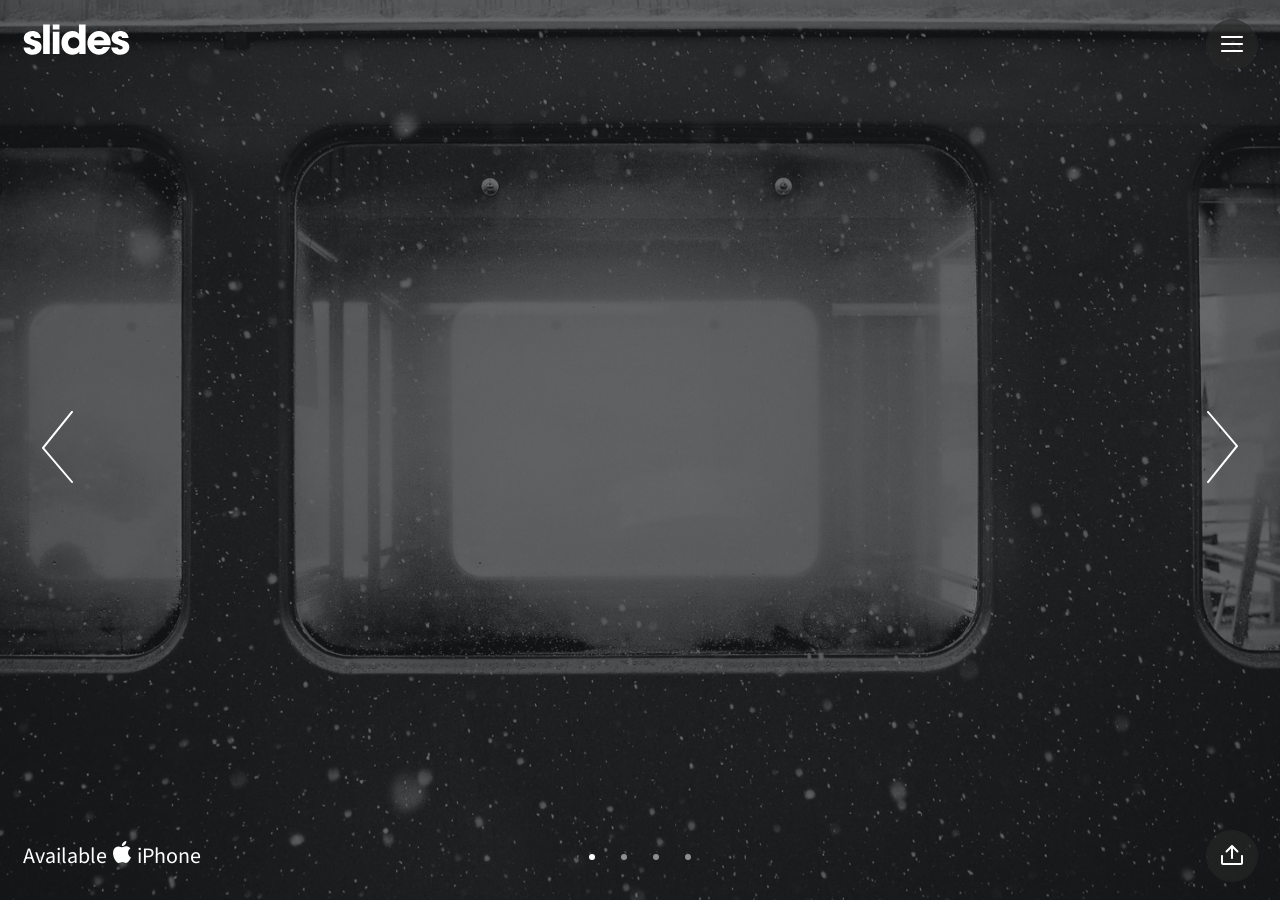
<file: templates/template-05.html>
<!doctype html>
<html>
	<head>
		<meta charset="UTF-8">
		<meta name="viewport" content="width=device-width, height=device-height, initial-scale=1.0, user-scalable=no">
		<meta name="apple-mobile-web-app-capable" content="yes" />

		<!-- Page Title -->
		<title>Template 5</title>

		<!-- Fonts and Material Icons -->
		<link href="https://fonts.googleapis.com/css?family=Source+Sans+Pro:200,300,400,600,700|Material+Icons" rel="stylesheet" type="text/css"/>
		

		<!-- Base Path to Scripts -->
		<base href="../">

		<!-- Styles -->
		<link href="css/slides.css" rel="stylesheet" type="text/css">

		<!-- Custom Styles -->
		<!--link href="css/custom.css" rel="stylesheet" type="text/css"-->

		<!-- Scripts -->
		<script src="https://code.jquery.com/jquery-2.2.4.min.js" integrity="sha256-BbhdlvQf/xTY9gja0Dq3HiwQF8LaCRTXxZKRutelT44=" crossorigin="anonymous"></script>
		<script src="js/plugins.js" type="text/javascript" name="plugins"></script>
		<script src="js/slides.js" type="text/javascript" name="main-scripts"></script>

		<!-- Custom Scripts -->
		<!--script src="js/custom.js" type="text/javascript" name="custom-scripts"></script-->
		 
	</head>
	<body class="slides zen smooth horizontal animated">
		

<!-- SVG Library -->
<svg xmlns="http://www.w3.org/2000/svg" style="display:none">
  
  <symbol id="logo" viewBox="0 0 106 31"><path d="M17.413 14.04c-.56-5.84-5.6-7-8.52-7-4.6 0-8.6 2.92-8.6 7.52 0 3 2.4 4.88 5.28 5.8 4.24 1.64 5.88 1.84 5.88 3.36 0 1.08-1.2 1.72-2.32 1.72-.28 0-2.24 0-2.52-2.04h-6.6c.6 5.84 5.68 7.36 9.04 7.36 4.92 0 9.04-2.88 9.04-7.76 0-4.8-4-5.92-7.76-6.96-1.76-.52-3.4-1.2-3.4-2.2 0-.6.48-1.48 1.88-1.48 1.96 0 2.04 1.2 2.08 1.68h6.52zm2.222 15.96h6.64v-29.6h-6.64v29.6zm9.662-24.56h6.64v-5.04h-6.64v5.04zm0 24.56h6.64v-22.2h-6.64v22.2zm32.782-29.6h-6.64v9.28c-.72-.72-2.6-2.64-6.52-2.64-5.64 0-11 4.28-11 11.8 0 6.68 4.4 11.88 11.12 11.88 4.48 0 6.08-2.2 6.72-3.12v2.4h6.32v-29.6zm-17.52 18.4c0-2.56 1.8-5.56 5.64-5.56 1.56 0 2.96.56 3.96 1.56 1 .96 1.64 2.32 1.64 3.92.08 1.64-.52 3.08-1.56 4.12s-2.52 1.68-4.12 1.68c-3.12 0-5.56-2.28-5.56-5.68v-.04zm42.502 2.4c.52-4.08-.32-7.64-3.12-10.64-2.08-2.2-5-3.52-8.4-3.52-6.76 0-11.64 5.72-11.64 11.92 0 6.6 5.4 11.76 11.76 11.76 2.28 0 4.48-.68 6.32-2 1.88-1.28 3.44-3.2 4.52-5.68h-6.8c-.8 1.16-1.92 2.08-4.04 2.08-2.6 0-4.84-1.56-5.12-3.92h16.52zm-16.44-5.04c.16-1.04 1.52-3.52 4.96-3.52s4.8 2.48 4.96 3.52h-9.92zm34.502-2.12c-.56-5.84-5.6-7-8.52-7-4.6 0-8.6 2.92-8.6 7.52 0 3 2.4 4.88 5.28 5.8 4.24 1.64 5.88 1.84 5.88 3.36 0 1.08-1.2 1.72-2.32 1.72-.28 0-2.24 0-2.52-2.04h-6.6c.6 5.84 5.68 7.36 9.04 7.36 4.92 0 9.04-2.88 9.04-7.76 0-4.8-4-5.92-7.76-6.96-1.76-.52-3.4-1.2-3.4-2.2 0-.6.48-1.48 1.88-1.48 1.96 0 2.04 1.2 2.08 1.68h6.52z"/></symbol>
  
  <symbol id="logo-icon" viewBox="0 0 50 41"><path d="M4,12h42c2.2,0,4,1.8,4,4v21c0,2.2-1.8,4-4,4H4c-2.2,0-4-1.8-4-4V16C0,13.8,1.8,12,4,12z"/><path opacity="0.6" d="M45.5,9h-41C3.7,9,3,8.3,3,7.5v0C3,6.7,3.7,6,4.5,6h41C46.3,6,47,6.7,47,7.5v0C47,8.3,46.3,9,45.5,9z"/><path opacity="0.4" d="M7.5,0h35C43.3,0,44,0.7,44,1.5v0C44,2.3,43.3,3,42.5,3h-35C6.7,3,6,2.3,6,1.5v0C6,0.7,6.7,0,7.5,0z"/></symbol>
  
  <symbol id="close" viewBox="0 0 30 30"><path d="M15 0c-8.3 0-15 6.7-15 15s6.7 15 15 15 15-6.7 15-15-6.7-15-15-15zm5.7 19.3c.4.4.4 1 0 1.4-.2.2-.4.3-.7.3s-.5-.1-.7-.3l-4.3-4.3-4.3 4.3c-.2.2-.4.3-.7.3s-.5-.1-.7-.3c-.4-.4-.4-1 0-1.4l4.3-4.3-4.3-4.3c-.4-.4-.4-1 0-1.4s1-.4 1.4 0l4.3 4.3 4.3-4.3c.4-.4 1-.4 1.4 0s.4 1 0 1.4l-4.3 4.3 4.3 4.3z"/></symbol>
  
  <symbol id="close-small" viewBox="0 0 11 11"><path d="M6.914 5.5l3.793-3.793c.391-.391.391-1.023 0-1.414s-1.023-.391-1.414 0l-3.793 3.793-3.793-3.793c-.391-.391-1.023-.391-1.414 0s-.391 1.023 0 1.414l3.793 3.793-3.793 3.793c-.391.391-.391 1.023 0 1.414.195.195.451.293.707.293s.512-.098.707-.293l3.793-3.793 3.793 3.793c.195.195.451.293.707.293s.512-.098.707-.293c.391-.391.391-1.023 0-1.414l-3.793-3.793z"/></symbol>

  <symbol id="arrow-left" viewBox="0 0 31 72"><path d="M30 72c-.3 0-.6-.1-.8-.4l-29-34c-.3-.4-.3-.9 0-1.3l29-36c.3-.4 1-.5 1.4-.2.4.3.5 1 .2 1.4l-28.5 35.5 28.5 33.4c.4.4.3 1.1-.1 1.4-.2.1-.5.2-.7.2z"/></symbol>
  
  <symbol id="arrow-right" viewBox="0 0 31 72"><path d="M1 0c.3 0 .6.1.8.4l29 34c.3.4.3.9 0 1.3l-29 36c-.3.4-1 .5-1.4.2-.4-.3-.5-1-.2-1.4l28.5-35.5-28.5-33.4c-.4-.4-.3-1.1.1-1.4.2-.1.5-.2.7-.2z"/></symbol>
  
  <symbol id="back" viewBox="0 0 20 20"><path d="M2.3 10.7l5 5c.4.4 1 .4 1.4 0s.4-1 0-1.4l-3.3-3.3h11.6c.6 0 1-.4 1-1s-.4-1-1-1h-11.6l3.3-3.3c.4-.4.4-1 0-1.4-.2-.2-.4-.3-.7-.3s-.5.1-.7.3l-5 5c-.2.2-.3.5-.3.7 0 .2.1.5.3.7z"/></symbol>
  
  <symbol id="menu" viewBox="0 0 22 22"><path d="M1 5h20c.6 0 1-.4 1-1s-.4-1-1-1h-20c-.6 0-1 .4-1 1s.4 1 1 1zm20 5h-20c-.6 0-1 .4-1 1s.4 1 1 1h20c.6 0 1-.4 1-1s-.4-1-1-1zm0 7h-20c-.6 0-1 .4-1 1s.4 1 1 1h20c.6 0 1-.4 1-1s-.4-1-1-1z"/></symbol>
  
  <symbol id="share" viewBox="0 0 22 22"><path d="M21 10c-.6 0-1 .4-1 1v7h-18v-7c0-.6-.4-1-1-1s-1 .4-1 1v7c0 1.1.9 2 2 2h18c1.1 0 2-.9 2-2v-7c0-.6-.4-1-1-1zM5.5 7.5c.3 0 .5-.1.7-.3l3.8-3.8v9.6c0 .6.4 1 1 1s1-.4 1-1v-9.6l3.8 3.8c.2.2.5.3.7.3s.5-.1.7-.3c.4-.4.4-1 0-1.4l-5.5-5.5c-.1-.1-.2-.2-.3-.2-.2-.1-.5-.1-.8 0l-.3.2-5.5 5.5c-.4.4-.4 1 0 1.4.2.2.4.3.7.3z"/></symbol>
  
  <symbol id="arrow-down" viewBox="0 0 24 24"><path d="M12 18c-.2 0-.5-.1-.7-.3l-11-10c-.4-.4-.4-1-.1-1.4.4-.4 1-.4 1.4-.1l10.4 9.4 10.3-9.4c.4-.4 1-.3 1.4.1.4.4.3 1-.1 1.4l-11 10c-.1.2-.4.3-.6.3z"/></symbol>
  
  <symbol id="arrow-up" viewBox="0 0 24 24"><path d="M11.9 5.9c.2 0 .5.1.7.3l11 10c.4.4.4 1 .1 1.4-.4.4-1 .4-1.4.1l-10.4-9.4-10.3 9.4c-.4.4-1 .3-1.4-.1-.4-.4-.3-1 .1-1.4l11-10c.1-.2.4-.3.6-.3z"/></symbol>
  
  <symbol id="arrow-top" viewBox="0 0 24 24"><path d="M20.7 10.3l-8-8c-.4-.4-1-.4-1.4 0l-8 8c-.4.4-.4 1 0 1.4s1 .4 1.4 0l6.3-6.3v15.6c0 .6.4 1 1 1s1-.4 1-1v-15.6l6.3 6.3c.2.2.5.3.7.3s.5-.1.7-.3c.4-.4.4-1 0-1.4z"/></symbol>

  <symbol id="drop-down" viewBox="0 0 16 16"><polyline stroke-width="2" stroke-linecap="round" stroke-linejoin="round" stroke-miterlimit="10" points="1,5 8,12 15,5" fill="none"></polyline></symbol>
  
  <symbol id="play" viewBox="0 0 30 30"><path d="M7 30v-30l22 15z"/></symbol>
  
  <symbol id="login" viewBox="0 0 22 22"><path d="M13 2c0 .6.4 1 1 1h6v16h-6c-.6 0-1 .4-1 1s.4 1 1 1h6c1.1 0 2-.9 2-2v-16c0-1.1-.9-2-2-2h-6c-.6 0-1 .4-1 1zm-6.5 3.5c0 .3.1.5.3.7l3.8 3.8h-9.6c-.6 0-1 .4-1 1s.4 1 1 1h9.6l-3.8 3.8c-.2.2-.3.5-.3.7s.1.5.3.7c.4.4 1 .4 1.4 0l5.5-5.5c.1-.1.2-.2.2-.3.1-.2.1-.5 0-.8l-.2-.3-5.5-5.5c-.4-.4-1-.4-1.4 0-.2.2-.3.4-.3.7z"/></symbol>
  
  <symbol id="chat" viewBox="0 0 22 22"><path d="M11 22c-.1 0-.3 0-.4-.1-.4-.1-.6-.5-.6-.9v-4h-7.8c-1.2 0-2.2-1-2.2-2.2v-11.6c0-1.2 1-2.2 2.2-2.2h17.7c1.1 0 2.1 1 2.1 2.2v11.7c0 1.2-1 2.2-2.2 2.2h-3.4l-4.7 4.7c-.2.1-.4.2-.7.2zm-8.8-19c-.1 0-.2.1-.2.2v11.7s.1.1.2.1h8.8c.6 0 1 .4 1 1v2.6l3.3-3.3c.2-.2.4-.3.7-.3h3.8c.1 0 .2-.1.2-.2v-11.6c0-.1-.1-.2-.2-.2h-17.6zM5 6h6v2h-6zM5 10h10v2h-10z"/></symbol>
  
  <symbol id="mail" viewBox="0 0 22 22"><path d="M19.8 2h-17.6c-1.2 0-2.2 1-2.2 2.2v13.5c0 1.3 1 2.3 2.2 2.3h17.5c1.2 0 2.2-1 2.2-2.2v-13.6c.1-1.2-.9-2.2-2.1-2.2zm-17.6 2h17.5c.2 0 .3.1.3.2v.3l-9 6.3-9-6.3v-.3c0-.1.1-.2.2-.2zm17.6 14h-17.6c-.1 0-.2-.1-.2-.2v-10.9l8.1 5.7c.3.2.6.3.9.3.3 0 .6-.1.9-.3l8.1-5.7v10.9c0 .1-.1.2-.2.2z"/></symbol>

  <symbol id="sound-on" viewBox="0 0 22 22"><path d="M15 15c-.2 0-.4-.1-.6-.2-.4-.3-.5-1-.2-1.4.5-.7.8-1.5.8-2.4s-.3-1.7-.8-2.4c-.3-.4-.2-1.1.2-1.4.4-.3 1.1-.2 1.4.2.8 1 1.2 2.3 1.2 3.6s-.4 2.6-1.2 3.6c-.2.3-.5.4-.8.4zm4 2.3c-.2 0-.5-.1-.7-.2-.4-.4-.5-1-.1-1.4 1.2-1.3 1.8-3 1.8-4.7 0-1.8-.7-3.5-1.9-4.8-.4-.4-.4-1 0-1.4s1-.4 1.4 0c1.6 1.7 2.5 3.9 2.5 6.2 0 2.2-.8 4.3-2.2 6-.2.2-.5.3-.8.3zm-9 2.7c-.2 0-.4-.1-.6-.2l-4.8-3.8h-2.1c-1.4 0-2.5-1.1-2.5-2.5v-5c0-1.4 1.1-2.5 2.5-2.5h2.2l4.7-3.8c.3-.2.7-.3 1.1-.1.3.2.5.5.5.9v16c0 .4-.2.7-.6.9-.1.1-.3.1-.4.1zm-7.5-12c-.3 0-.5.2-.5.5v5c0 .3.2.5.5.5h2.5c.2 0 .4.1.6.2l3.4 2.7v-11.8l-3.4 2.7c-.2.1-.4.2-.6.2h-2.5z"/></symbol>
  
  <symbol id="sound-off" viewBox="0 0 22 22"><path d="M10.434 2.098c-.347-.165-.758-.119-1.058.121l-4.726 3.781h-2.154c-1.376 0-2.496 1.12-2.496 2.496v5.009c0 1.376 1.12 2.495 2.496 2.495h2.153l4.726 3.781c.181.145.402.219.625.219.147 0 .295-.032.433-.099.347-.167.567-.516.567-.901v-16c0-.384-.22-.735-.566-.902zm-1.434 14.821l-3.375-2.7c-.178-.142-.398-.219-.625-.219h-2.504c-.274 0-.496-.222-.496-.495v-5.009c0-.274.222-.496.496-.496h2.504c.227 0 .447-.077.625-.219l3.375-2.7v11.838zM19.414 11l2.293-2.293c.391-.391.391-1.023 0-1.414s-1.023-.391-1.414 0l-2.293 2.293-2.293-2.293c-.391-.391-1.023-.391-1.414 0s-.391 1.023 0 1.414l2.293 2.293-2.293 2.293c-.391.391-.391 1.023 0 1.414.195.195.451.293.707.293s.512-.098.707-.293l2.293-2.293 2.293 2.293c.195.195.451.293.707.293s.512-.098.707-.293c.391-.391.391-1.023 0-1.414l-2.293-2.293z"/></symbol>
  
  <!-- social -->
  <symbol id="apple" viewBox="-1 1 24 24"><path d="M17.6 13.8c0-3 2.5-4.5 2.6-4.6-1.4-2.1-3.6-2.3-4.4-2.4-1.9-.2-3.6 1.1-4.6 1.1-.9 0-2.4-1.1-4-1-2 0-3.9 1.2-5 3-2.1 3.7-.5 9.1 1.5 12.1 1 1.5 2.2 3.1 3.8 3 1.5-.1 2.1-1 3.9-1s2.4 1 4 1 2.7-1.5 3.7-2.9c1.2-1.7 1.6-3.3 1.7-3.4-.1-.1-3.2-1.3-3.2-4.9zm-3.1-9c.8-1 1.4-2.4 1.2-3.8-1.2 0-2.7.8-3.5 1.8-.8.9-1.5 2.3-1.3 3.7 1.4.1 2.8-.7 3.6-1.7z"/></symbol>

  <symbol id="dribbble" viewBox="0 0 24 24"><path d="M12 0c-6.7 0-12 5.3-12 12s5.3 12 12 12 12-5.3 12-12-5.3-12-12-12zm7.9 5.7c1.3 1.7 2.1 3.9 2.3 6.1-.4-.1-2.4-.4-4.7-.4-.8 0-1.5 0-2.3.1 0-.1-.1-.3-.3-.5l-.7-1.5c3.7-1.4 5.3-3.4 5.7-3.8zm-7.9-3.8c2.5 0 4.9.9 6.7 2.5-.3.4-1.9 2.3-5.2 3.6-1.6-2.9-3.3-5.3-3.7-5.9.6-.1 1.4-.2 2.2-.2zm-4.4 1c.4.6 2.1 3 3.7 5.8-4.4 1.2-8.2 1.2-9.2 1.2h-.1c.8-3.1 2.9-5.6 5.6-7zm-5.7 9.1v-.3h.3c1.2 0 5.6-.1 10.1-1.5l.8 1.6c-.1 0-.3 0-.4.1-5.1 1.6-7.9 6-8.3 6.7-1.6-1.7-2.5-4.1-2.5-6.6zm10.1 10.1c-2.3 0-4.4-.8-6.1-2.1.3-.5 2.4-4.4 7.9-6.3 1.3 3.6 2 6.7 2.1 7.6-1.2.6-2.6.8-3.9.8zm5.7-1.8c-.1-.8-.7-3.6-2-7.1.7-.1 1.3-.1 2-.1 2.1 0 3.7.4 4.1.5-.3 2.8-1.8 5.2-4.1 6.7z"/></symbol>

  <symbol id="facebook" viewBox="0 0 24 24"><path d="M24 1.3v21.3c0 .7-.6 1.3-1.3 1.3h-6.1v-9.3h3.1l.5-3.6h-3.6v-2.2c0-1.1.3-1.8 1.8-1.8h1.9v-3.2c-.3 0-1.5-.1-2.8-.1-2.8 0-4.7 1.7-4.7 4.8v2.7h-3.1v3.6h3.1v9.2h-11.5c-.7 0-1.3-.6-1.3-1.3v-21.4c0-.7.6-1.3 1.3-1.3h21.3c.8 0 1.4.6 1.4 1.3z"/></symbol>
   
  <symbol id="fb-like" viewBox="0 0 20 20"><path d="M0 8v12h5v-12h-5zm2.5 10.8c-.4 0-.8-.3-.8-.8 0-.4.3-.8.8-.8s.8.3.8.8c0 .4-.4.8-.8.8zm3.5-.8h9.5c1.1 0 1.7-1 1.7-1.7 0-.3-.4-1-.4-1 1.4-.3 1.7-1.2 1.7-1.7-.1-.5-.3-.9-.5-1 1-.4 1.5-1.1 1.4-1.9-.1-.8-1-1.5-1-1.5 1-.6.9-1.5.9-1.5-.3-1.3-1.5-1.7-1.7-1.7h-5.6s.3-.5.3-2.4-1.3-3.6-2.6-3.6c0 0-.7.1-1 .3v3.5l-2.7 4.4v9.8z"/></symbol>
  
  <symbol id="googlePlus" viewBox="0 1 24 24"><path d="M7.8 13.5h4.6c-.6 2-2.5 3.4-4.6 3.4-2.7 0-4.9-2.2-4.9-4.9s2.2-4.9 4.9-4.9c1.1 0 2.1.3 3 1l1.8-2.4c-1.4-1.1-3-1.6-4.8-1.6-4.3 0-7.9 3.5-7.9 7.9s3.5 7.9 7.9 7.9 7.9-3.5 7.9-7.9v-1.5h-7.9v3zM21.7 11v-2.2h-2v2.2h-2.2v2h2.2v2.2h2v-2.2h2.2v-2z"/></symbol>
  
  <symbol id="instagram" viewBox="0 0 24 24"><path d="M12 2.2c3.2 0 3.6 0 4.8.1 1.2.1 1.8.2 2.2.4.6.2 1 .5 1.4.9.4.4.7.8.9 1.4.2.4.4 1.1.4 2.2.1 1.3.1 1.6.1 4.8s0 3.6-.1 4.8c-.1 1.2-.2 1.8-.4 2.2-.2.6-.5 1-.9 1.4-.4.4-.8.7-1.4.9-.4.2-1.1.4-2.2.4-1.3.1-1.6.1-4.8.1s-3.6 0-4.8-.1c-1.2-.1-1.8-.2-2.2-.4-.6-.2-1-.5-1.4-.9-.4-.4-.7-.8-.9-1.4-.2-.4-.4-1.1-.4-2.2-.1-1.3-.1-1.6-.1-4.8s0-3.6.1-4.8c0-1.2.2-1.9.3-2.3.2-.6.5-1 .9-1.4.5-.4.9-.6 1.4-.9.4-.1 1.1-.3 2.3-.4h4.8m0-2.2c-3.3 0-3.7 0-4.9.1-1.3 0-2.2.2-3 .5-.7.3-1.4.7-2.1 1.4-.7.7-1.1 1.4-1.4 2.1-.3.8-.5 1.7-.5 3-.1 1.2-.1 1.6-.1 4.9 0 3.3 0 3.7.1 4.9.1 1.3.3 2.1.6 2.9.2.8.6 1.5 1.3 2.2.7.7 1.3 1.1 2.1 1.4.8.3 1.6.5 2.9.6h5s3.7 0 4.9-.1c1.3-.1 2.1-.3 2.9-.6.8-.3 1.5-.7 2.1-1.4.7-.7 1.1-1.3 1.4-2.1.3-.8.5-1.6.6-2.9.1-1.2.1-1.6.1-4.9s0-3.7-.1-4.9c-.1-1.3-.3-2.1-.6-2.9-.2-.8-.6-1.5-1.3-2.2-.7-.7-1.3-1.1-2.1-1.4-.8-.3-1.6-.5-2.9-.6h-5zM12 5.8c-3.4 0-6.2 2.8-6.2 6.2s2.8 6.2 6.2 6.2 6.2-2.8 6.2-6.2-2.8-6.2-6.2-6.2zm0 10.2c-2.2 0-4-1.8-4-4s1.8-4 4-4 4 1.8 4 4-1.8 4-4 4z"/><circle class="st0" cx="18.4" cy="5.6" r="1.4"/></symbol>
  
  <symbol id="linkedin" viewBox="0 0 24 24"><path d="M22.2 0h-20.4c-1 0-1.8.8-1.8 1.7v20.7c0 1 .8 1.7 1.8 1.7h20.5c1 0 1.8-.8 1.8-1.7v-20.7c-.1-.9-.9-1.7-1.9-1.7zm-14.9 20.2h-3.6v-10.9h3.6v10.9zm-1.8-12.4c-1.2 0-2-.8-2-1.9 0-1.1.8-1.9 2.1-1.9 1.2 0 2 .8 2 1.9-.1 1.1-.9 1.9-2.1 1.9zm14.8 12.4h-3.6v-5.8c0-1.5-.5-2.5-1.8-2.5-1 0-1.6.7-1.9 1.3-.1.2-.1.6-.1.9v6.1h-3.6v-10.9h3.6v1.5c.5-.7 1.3-1.8 3.3-1.8 2.4 0 4.2 1.6 4.2 4.9v6.3z"/></symbol>

  <symbol id="medium" viewBox="0 0 24 24"><path d="M7.601 5.357c-2.305-1.137-4.6-2.294-6.899-3.444-.577-.289-.694-.216-.694.43-.001 5.147.005 10.294-.008 15.441-.001.57.224.911.726 1.158 2.126 1.047 4.242 2.116 6.362 3.176l.326.151c.308.115.494-.016.562-.315.032-.14.02-.283.02-.438l.009-15.482c.002-.337-.091-.523-.404-.677zm15.983-.001c-2.369-1.184-4.74-2.366-7.101-3.565-.368-.187-.559-.114-.769.231-1.431 2.356-2.876 4.703-4.328 7.046-.144.233-.15.4-.004.637 1.605 2.593 3.198 5.193 4.795 7.79l.238.36.107-.138c2.426-3.948 4.848-7.898 7.283-11.841.204-.33.01-.405-.221-.52zm.413 16.185c.001-4.694.001-9.387.001-14.081v-.38l-.076-.023-7.257 11.812.257.156c2.095 1.05 4.191 2.098 6.287 3.146l.219.097c.314.112.489-.032.554-.329.027-.128.015-.265.015-.398zm-15.273-14.526c-.001 2.547.003 5.093-.008 7.64-.001.234.105.321.285.411 2.204 1.1 4.405 2.205 6.608 3.307l.333.12-7.183-11.692-.035.214z"/></symbol>
  
  <symbol id="pinterest" viewBox="0 0 24 24"><path d="M5.9 13.9c1.2-2-.4-2.5-.6-4-1-6.1 7.1-10.2 11.4-6 2.9 2.9 1 12-3.7 11-4.6-.9 2.2-8.1-1.4-9.5-3-1.1-4.6 3.6-3.2 5.9-.8 4-2.5 7.7-1.8 12.7 2.3-1.7 3.1-4.8 3.7-8.1 1.2.7 1.8 1.4 3.3 1.5 5.5.4 8.6-5.4 7.8-10.7-.7-4.7-5.5-7.1-10.6-6.6-4.1.4-8.1 3.7-8.3 8.3-.1 2.8.7 4.9 3.4 5.5z"/></symbol>
  
  <symbol id="stumbleupon" viewBox="0 0 24 24"><path d="M13.3 9.6l1.6.8 2.5-.8v-1.4c0-3-2.4-5.4-5.4-5.4s-5.4 2.4-5.4 5.4v7.5c0 .7-.6 1.3-1.3 1.3s-1.3-.6-1.3-1.3v-3.2h-4v3.2c0 3 2.4 5.4 5.4 5.4s5.4-2.4 5.4-5.4v-7.5c0-.7.6-1.3 1.3-1.3s1.3.6 1.3 1.3l-.1 1.4zm6.6 2.9v3.2c0 .7-.6 1.3-1.3 1.3s-1.3-.6-1.3-1.3v-3.2l-2.5.8-1.6-.8v3.2c0 3 2.4 5.4 5.4 5.4s5.4-2.4 5.4-5.4v-3.2h-4.1z"/></symbol>
  
  <symbol id="twitter" viewBox="0 1 24 23"><path d="M21.5 7.6v.6c0 6.6-5 14.1-14 14.1-2.8 0-5.4-.8-7.6-2.2l1.2.1c2.3 0 4.4-.8 6.1-2.1-2.2 0-4-1.5-4.6-3.4.3.1.6.1.9.1.5 0 .9-.1 1.3-.2-2.1-.6-3.8-2.6-3.8-5 .7.4 1.4.6 2.2.6-1.3-.9-2.2-2.4-2.2-4.1 0-.9.2-1.8.7-2.5 2.4 3 6.1 5 10.2 5.2-.1-.4-.1-.7-.1-1.1 0-2.7 2.2-5 4.9-5 1.4 0 2.7.6 3.6 1.6 1-.3 2.1-.7 3-1.3-.4 1.2-1.1 2.1-2.2 2.7 1-.1 1.9-.4 2.8-.8-.6 1.1-1.4 2-2.4 2.7z"/></symbol>
  
  <symbol id="tumblr" viewBox="0 0 23 23"><path d="M12.573 4.94v-4.94h-3.188c-.072.183-.11.4-.11.622-.034.107-.072.184-.072.293-.328 1.829-1.28 3.11-2.892 3.807-.476.218-.914.253-1.39.218v3.987h2.342c.039 5.603.039 8.493.039 8.64v.332c.294 2.449 1.573 3.914 3.843 4.463.914.257 1.901.366 2.892.366 1.279-.036 2.525-.256 3.771-.659v-4.685c-.731.22-1.395.402-1.977.583-1.135.333-2.087.113-2.857-.619-.073-.11-.183-.257-.221-.403-.106-.586-.178-1.206-.178-1.795v-6.222h5.083v-3.988h-5.085z"/></symbol>

  <symbol id="xing" viewBox="0 0 24 24"><path d="M3.647 4.74c-.208 0-.384.073-.472.216-.091.148-.077.338.02.531l2.34 4.051v.02l-3.678 6.49c-.096.191-.091.383 0 .531.088.142.244.236.452.236h3.461c.518 0 .767-.349.944-.669l3.737-6.608-2.38-4.15c-.172-.307-.433-.649-.964-.649h-3.46zm14.542-4.74c-.517 0-.741.326-.927.659l-7.702 13.658 4.918 9.023c.172.307.437.659.967.659h3.457c.208 0 .371-.079.459-.221.092-.148.09-.343-.007-.535l-4.88-8.915v-.023l7.664-13.551c.096-.191.098-.386.007-.534-.088-.142-.252-.221-.46-.221h-3.496z"/></symbol>
  
  <symbol id="youtube" viewBox="0 0 24 24"><path d="M23.6 6.3c-.3-1.2-1.4-2.2-2.6-2.3-3-.3-6-.3-9-.3s-6 0-9 .3c-1.2.1-2.3 1.1-2.6 2.3-.4 1.8-.4 3.8-.4 5.7 0 1.9 0 3.9.4 5.7.3 1.2 1.4 2.2 2.6 2.3 3 .3 6 .3 9 .3s6 0 9-.3c1.3-.1 2.3-1.1 2.6-2.4.4-1.7.4-3.7.4-5.6 0-1.9 0-3.9-.4-5.7zm-14.1 9v-6.6l6.5 3.3-6.5 3.3z"/></symbol>

</svg>

<!-- Navigation Arrows -->
<nav class="side left">
  <div class="navigation">
    <div class="cell">
      <span class="prevSlide"><svg class="sideArrow"><use xmlns:xlink="http://www.w3.org/1999/xlink" xlink:href="#arrow-left"></use></svg></span>
    </div>
  </div>
</nav>

<nav class="side">
  <div class="navigation">
    <div class="cell">
      <span class="nextSlide"><svg class="sideArrow"><use xmlns:xlink="http://www.w3.org/1999/xlink" xlink:href="#arrow-right"></use></svg></span>
    </div>
  </div>
</nav>

<!-- Panel Top #06 -->
<nav class="panel top">
  <div class="sections">
    <div class="left"><a href="#"><svg style="width:107px;height:31px"><use xmlns:xlink="http://www.w3.org/1999/xlink" xlink:href="#logo"></use></svg></a></div>
    <div class="right"><span class="button actionButton sidebarTrigger" data-sidebar-id="1"><svg><use xmlns:xlink="http://www.w3.org/1999/xlink" xlink:href="#menu"></use></svg></span></div>
  </div>
</nav>

<!-- Sidebar --> 
<nav class="sidebar deepPurple" data-sidebar-id="1">
  <div class="close"><svg><use xmlns:xlink="http://www.w3.org/1999/xlink" xlink:href="#close"></use></svg></div>
  <div class="content">
    <a href="#" class="logo"><svg width="120" height="50"><use xmlns:xlink="http://www.w3.org/1999/xlink" xlink:href="#logo"></use></svg></a>
    <ul class="mainMenu uppercase">
      <li><a href="#">Tour</a></li>
      <li><a href="#">Upgrade</a></li>
      <li><a href="#">Help</a></li>
      <li><a href="#">Explore</a></li>
    </ul>
    <ul class="subMenu">
      <li><a href="#">About Us</a></li>
      <li><a href="#">Blog</a></li>
      <li><a href="#">Press & Media</a></li>
      <li><a href="#">Terms of Use</a></li>
      <li><a href="#">Privacy Policy</a></li>
      <li><a href="#">Contact Us</a></li>
    </ul>
    <ul class="social">
      <li><a href="#"><svg><use xmlns:xlink="http://www.w3.org/1999/xlink" xlink:href="#twitter"></use></svg></a></li>
      <li><a href="#"><svg><use xmlns:xlink="http://www.w3.org/1999/xlink" xlink:href="#facebook"></use></svg></a></li>
      <li><a href="#"><svg><use xmlns:xlink="http://www.w3.org/1999/xlink" xlink:href="#googlePlus"></use></svg></a></li>
      <li><a href="#"><svg><use xmlns:xlink="http://www.w3.org/1999/xlink" xlink:href="#pinterest"></use></svg></a></li>
    </ul>
  </div>
</nav>

<!-- Template #05 -->
<link href='https://fonts.googleapis.com/css?family=Quicksand:700' rel='stylesheet' type='text/css'>
<style>
  .quicksand { font-family: 'Quicksand', sans-serif; }
</style>

<!-- Slide #39 -->
<section class="slide fade kenBurns">
  <div class="content">
    <div class="container">
      <div class="wrap">
        
        <div class="fix-10-12">
          <h3 class="uppercase ae-1 quicksand">NICE EXPERIENCE</h3>
          <h1 class="huge ae-2">Black & White Photography Challenge</h1>
        </div>

      </div>
    </div>
  </div>
  <div class="background" style="background-image:url(assets/img/templates/img-1-3.jpg)"></div>
</section>

<!-- Slide #42 -->
<section class="slide fade kenBurns">
  <div class="content">
    <div class="container">
      <div class="wrap bottom">
        <div class="fix-10-12 ae-1">
          <p class="hero">Black and white are the colors of photography. To me they symbolize the alternatives of hope and despair to which mankind is forever subjected.</p>
        </div>
      </div>
    </div>
  </div>
  <div class="background" style="background-image:url(assets/img/templates/img-5-2.jpg)"></div>
</section>

<!-- Slide #42 -->
<section class="slide fade kenBurns">
  <div class="content">
    <div class="container">
      <div class="wrap bottom">
        <div class="fix-10-12 ae-1">
          <p class="hero">You can design and create, and build the most wonderful place in the world. But it takes people to make the dream a reality.</p>
        </div>
      </div>
    </div>
  </div>
  <div class="background" style="background-image:url(assets/img/templates/img-5-3.jpg)"></div>
</section>

<!-- Slide #42 -->
<section class="slide fade kenBurns">
  <div class="content">
    <div class="container">
      <div class="wrap bottom">
        <div class="fix-10-12 ae-1">
          <h3 class="uppercase quicksand">THE BIGGEST CLICHE</h3>
          <p class="hero" style="margin-top: 20px;">You can design and create, and build the most wonderful place in the world. But it takes people to make the dream a reality.</p>
        </div>
      </div>
    </div>
  </div>
  <div class="background" style="background-image:url(assets/img/templates/img-5-4.jpg)"></div>
</section>

<!-- Panel Bottom #07 -->
<nav class="panel bottom">
  <div class="sections desktop">
    <div class="left"><a href="#">Available <svg><use xmlns:xlink="http://www.w3.org/1999/xlink" xlink:href="#apple"></use></svg> iPhone</a></div>
    <div class="center"><nav class="small"><div class="navigation"><ul></ul></div></nav></div>
    <div class="right"><span data-dropdown-id="2" class="button actionButton dropdownTrigger"><svg><use xmlns:xlink="http://www.w3.org/1999/xlink" xlink:href="#share"></use></svg></span></div>
  </div>
  <div class="sections compact hidden">
    <div class="left"><a href="#">Available <svg><use xmlns:xlink="http://www.w3.org/1999/xlink" xlink:href="#apple"></use></svg> iPhone</a></div>
    <div class="right"><span data-dropdown-id="2" class="button actionButton dropdownTrigger"><svg><use xmlns:xlink="http://www.w3.org/1999/xlink" xlink:href="#share"></use></svg></span></div>
  </div>
</nav>

<!-- Share Window -->
<div class="dropdown share bottom right" data-dropdown-id="2" data-text="Take a look at this" data-url="https://designmodo.com" data-pinterest-image="https://designmodo.com/wp-content/uploads/2015/10/Presentation.jpg">
  <div class="title">Share</div>
  <ul>
    <li class="facebook"><svg><use xmlns:xlink="http://www.w3.org/1999/xlink" xlink:href="#fb-like"></use></svg></li>
    <li class="twitter"><svg><use xmlns:xlink="http://www.w3.org/1999/xlink" xlink:href="#twitter"></use></svg></li>
    <li class="googlePlus"><svg><use xmlns:xlink="http://www.w3.org/1999/xlink" xlink:href="#googlePlus"></use></svg></li>
    <li class="pinterest"><svg><use xmlns:xlink="http://www.w3.org/1999/xlink" xlink:href="#pinterest"></use></svg></li>
    <!-- li class="stumbleupon"><svg><use xmlns:xlink="http://www.w3.org/1999/xlink" xlink:href="#stumbleupon"></use></svg></li>
    <li class="linkedin"><svg><use xmlns:xlink="http://www.w3.org/1999/xlink" xlink:href="#linkedin"></use></svg></li -->
    <li class="mail" data-subject="Subject" data-body="Body">share by email</li>
  </ul>
</div>

<!-- Preloader -->
<div class="loadingIcon"><svg class="loading-icon" id="loading-circle" viewBox="0 0 18 18"><circle class="circle" opacity=".1" stroke="#fff" stroke-width="2" stroke-miterlimit="10" cx="9" cy="9" r="8" fill="none"></circle><circle class="dash" stroke-width="2" stroke-linecap="round" stroke-miterlimit="10" stroke-dasharray="1,100" cx="9" cy="9" r="8" fill="none"></circle></svg></div>
					
	</body>
</html>
</file>
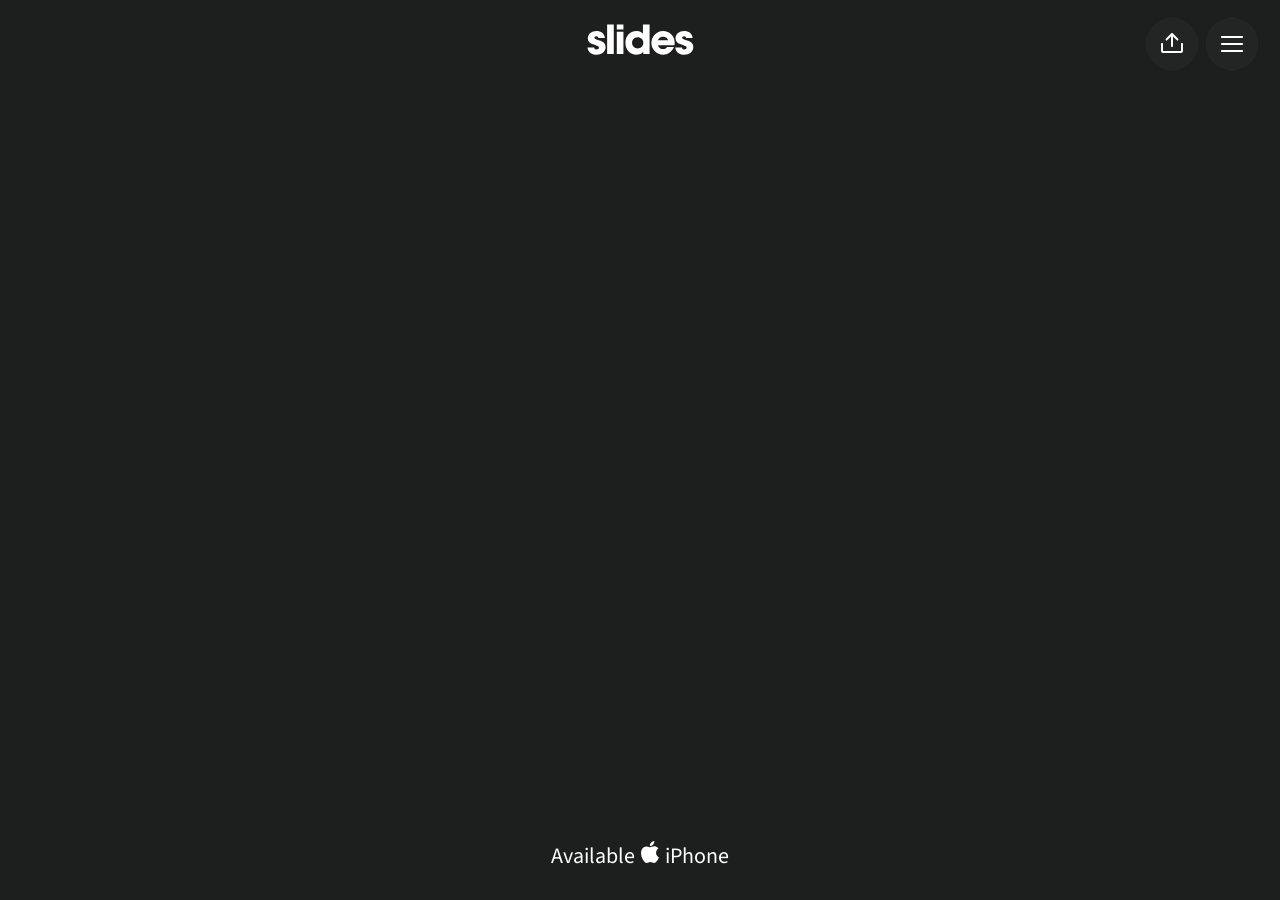
<file: templates/template-06.html>
<!doctype html>
<html>
	<head>
		<meta charset="UTF-8">
		<meta name="viewport" content="width=device-width, height=device-height, initial-scale=1.0, user-scalable=no">
		<meta name="apple-mobile-web-app-capable" content="yes" />

		<!-- Page Title -->
		<title>Template 6</title>

		<!-- Fonts and Material Icons -->
		<link href="https://fonts.googleapis.com/css?family=Source+Sans+Pro:200,300,400,600,700|Material+Icons" rel="stylesheet" type="text/css"/>
		

		<!-- Base Path to Scripts -->
		<base href="../">

		<!-- Styles -->
		<link href="css/slides.css" rel="stylesheet" type="text/css">

		<!-- Custom Styles -->
		<!--link href="css/custom.css" rel="stylesheet" type="text/css"-->

		<!-- Scripts -->
		<script src="https://code.jquery.com/jquery-2.2.4.min.js" integrity="sha256-BbhdlvQf/xTY9gja0Dq3HiwQF8LaCRTXxZKRutelT44=" crossorigin="anonymous"></script>
		<script src="js/plugins.js" type="text/javascript" name="plugins"></script>
		<script src="js/slides.js" type="text/javascript" name="main-scripts"></script>

		<!-- Custom Scripts -->
		<!--script src="js/custom.js" type="text/javascript" name="custom-scripts"></script-->
		 
	</head>
	<body class="slides slow animated">
		

<!-- SVG Library -->
<svg xmlns="http://www.w3.org/2000/svg" style="display:none">
  
  <symbol id="logo" viewBox="0 0 106 31"><path d="M17.413 14.04c-.56-5.84-5.6-7-8.52-7-4.6 0-8.6 2.92-8.6 7.52 0 3 2.4 4.88 5.28 5.8 4.24 1.64 5.88 1.84 5.88 3.36 0 1.08-1.2 1.72-2.32 1.72-.28 0-2.24 0-2.52-2.04h-6.6c.6 5.84 5.68 7.36 9.04 7.36 4.92 0 9.04-2.88 9.04-7.76 0-4.8-4-5.92-7.76-6.96-1.76-.52-3.4-1.2-3.4-2.2 0-.6.48-1.48 1.88-1.48 1.96 0 2.04 1.2 2.08 1.68h6.52zm2.222 15.96h6.64v-29.6h-6.64v29.6zm9.662-24.56h6.64v-5.04h-6.64v5.04zm0 24.56h6.64v-22.2h-6.64v22.2zm32.782-29.6h-6.64v9.28c-.72-.72-2.6-2.64-6.52-2.64-5.64 0-11 4.28-11 11.8 0 6.68 4.4 11.88 11.12 11.88 4.48 0 6.08-2.2 6.72-3.12v2.4h6.32v-29.6zm-17.52 18.4c0-2.56 1.8-5.56 5.64-5.56 1.56 0 2.96.56 3.96 1.56 1 .96 1.64 2.32 1.64 3.92.08 1.64-.52 3.08-1.56 4.12s-2.52 1.68-4.12 1.68c-3.12 0-5.56-2.28-5.56-5.68v-.04zm42.502 2.4c.52-4.08-.32-7.64-3.12-10.64-2.08-2.2-5-3.52-8.4-3.52-6.76 0-11.64 5.72-11.64 11.92 0 6.6 5.4 11.76 11.76 11.76 2.28 0 4.48-.68 6.32-2 1.88-1.28 3.44-3.2 4.52-5.68h-6.8c-.8 1.16-1.92 2.08-4.04 2.08-2.6 0-4.84-1.56-5.12-3.92h16.52zm-16.44-5.04c.16-1.04 1.52-3.52 4.96-3.52s4.8 2.48 4.96 3.52h-9.92zm34.502-2.12c-.56-5.84-5.6-7-8.52-7-4.6 0-8.6 2.92-8.6 7.52 0 3 2.4 4.88 5.28 5.8 4.24 1.64 5.88 1.84 5.88 3.36 0 1.08-1.2 1.72-2.32 1.72-.28 0-2.24 0-2.52-2.04h-6.6c.6 5.84 5.68 7.36 9.04 7.36 4.92 0 9.04-2.88 9.04-7.76 0-4.8-4-5.92-7.76-6.96-1.76-.52-3.4-1.2-3.4-2.2 0-.6.48-1.48 1.88-1.48 1.96 0 2.04 1.2 2.08 1.68h6.52z"/></symbol>
  
  <symbol id="logo-icon" viewBox="0 0 50 41"><path d="M4,12h42c2.2,0,4,1.8,4,4v21c0,2.2-1.8,4-4,4H4c-2.2,0-4-1.8-4-4V16C0,13.8,1.8,12,4,12z"/><path opacity="0.6" d="M45.5,9h-41C3.7,9,3,8.3,3,7.5v0C3,6.7,3.7,6,4.5,6h41C46.3,6,47,6.7,47,7.5v0C47,8.3,46.3,9,45.5,9z"/><path opacity="0.4" d="M7.5,0h35C43.3,0,44,0.7,44,1.5v0C44,2.3,43.3,3,42.5,3h-35C6.7,3,6,2.3,6,1.5v0C6,0.7,6.7,0,7.5,0z"/></symbol>
  
  <symbol id="close" viewBox="0 0 30 30"><path d="M15 0c-8.3 0-15 6.7-15 15s6.7 15 15 15 15-6.7 15-15-6.7-15-15-15zm5.7 19.3c.4.4.4 1 0 1.4-.2.2-.4.3-.7.3s-.5-.1-.7-.3l-4.3-4.3-4.3 4.3c-.2.2-.4.3-.7.3s-.5-.1-.7-.3c-.4-.4-.4-1 0-1.4l4.3-4.3-4.3-4.3c-.4-.4-.4-1 0-1.4s1-.4 1.4 0l4.3 4.3 4.3-4.3c.4-.4 1-.4 1.4 0s.4 1 0 1.4l-4.3 4.3 4.3 4.3z"/></symbol>
  
  <symbol id="close-small" viewBox="0 0 11 11"><path d="M6.914 5.5l3.793-3.793c.391-.391.391-1.023 0-1.414s-1.023-.391-1.414 0l-3.793 3.793-3.793-3.793c-.391-.391-1.023-.391-1.414 0s-.391 1.023 0 1.414l3.793 3.793-3.793 3.793c-.391.391-.391 1.023 0 1.414.195.195.451.293.707.293s.512-.098.707-.293l3.793-3.793 3.793 3.793c.195.195.451.293.707.293s.512-.098.707-.293c.391-.391.391-1.023 0-1.414l-3.793-3.793z"/></symbol>

  <symbol id="arrow-left" viewBox="0 0 31 72"><path d="M30 72c-.3 0-.6-.1-.8-.4l-29-34c-.3-.4-.3-.9 0-1.3l29-36c.3-.4 1-.5 1.4-.2.4.3.5 1 .2 1.4l-28.5 35.5 28.5 33.4c.4.4.3 1.1-.1 1.4-.2.1-.5.2-.7.2z"/></symbol>
  
  <symbol id="arrow-right" viewBox="0 0 31 72"><path d="M1 0c.3 0 .6.1.8.4l29 34c.3.4.3.9 0 1.3l-29 36c-.3.4-1 .5-1.4.2-.4-.3-.5-1-.2-1.4l28.5-35.5-28.5-33.4c-.4-.4-.3-1.1.1-1.4.2-.1.5-.2.7-.2z"/></symbol>
  
  <symbol id="back" viewBox="0 0 20 20"><path d="M2.3 10.7l5 5c.4.4 1 .4 1.4 0s.4-1 0-1.4l-3.3-3.3h11.6c.6 0 1-.4 1-1s-.4-1-1-1h-11.6l3.3-3.3c.4-.4.4-1 0-1.4-.2-.2-.4-.3-.7-.3s-.5.1-.7.3l-5 5c-.2.2-.3.5-.3.7 0 .2.1.5.3.7z"/></symbol>
  
  <symbol id="menu" viewBox="0 0 22 22"><path d="M1 5h20c.6 0 1-.4 1-1s-.4-1-1-1h-20c-.6 0-1 .4-1 1s.4 1 1 1zm20 5h-20c-.6 0-1 .4-1 1s.4 1 1 1h20c.6 0 1-.4 1-1s-.4-1-1-1zm0 7h-20c-.6 0-1 .4-1 1s.4 1 1 1h20c.6 0 1-.4 1-1s-.4-1-1-1z"/></symbol>
  
  <symbol id="share" viewBox="0 0 22 22"><path d="M21 10c-.6 0-1 .4-1 1v7h-18v-7c0-.6-.4-1-1-1s-1 .4-1 1v7c0 1.1.9 2 2 2h18c1.1 0 2-.9 2-2v-7c0-.6-.4-1-1-1zM5.5 7.5c.3 0 .5-.1.7-.3l3.8-3.8v9.6c0 .6.4 1 1 1s1-.4 1-1v-9.6l3.8 3.8c.2.2.5.3.7.3s.5-.1.7-.3c.4-.4.4-1 0-1.4l-5.5-5.5c-.1-.1-.2-.2-.3-.2-.2-.1-.5-.1-.8 0l-.3.2-5.5 5.5c-.4.4-.4 1 0 1.4.2.2.4.3.7.3z"/></symbol>
  
  <symbol id="arrow-down" viewBox="0 0 24 24"><path d="M12 18c-.2 0-.5-.1-.7-.3l-11-10c-.4-.4-.4-1-.1-1.4.4-.4 1-.4 1.4-.1l10.4 9.4 10.3-9.4c.4-.4 1-.3 1.4.1.4.4.3 1-.1 1.4l-11 10c-.1.2-.4.3-.6.3z"/></symbol>
  
  <symbol id="arrow-up" viewBox="0 0 24 24"><path d="M11.9 5.9c.2 0 .5.1.7.3l11 10c.4.4.4 1 .1 1.4-.4.4-1 .4-1.4.1l-10.4-9.4-10.3 9.4c-.4.4-1 .3-1.4-.1-.4-.4-.3-1 .1-1.4l11-10c.1-.2.4-.3.6-.3z"/></symbol>
  
  <symbol id="arrow-top" viewBox="0 0 24 24"><path d="M20.7 10.3l-8-8c-.4-.4-1-.4-1.4 0l-8 8c-.4.4-.4 1 0 1.4s1 .4 1.4 0l6.3-6.3v15.6c0 .6.4 1 1 1s1-.4 1-1v-15.6l6.3 6.3c.2.2.5.3.7.3s.5-.1.7-.3c.4-.4.4-1 0-1.4z"/></symbol>

  <symbol id="drop-down" viewBox="0 0 16 16"><polyline stroke-width="2" stroke-linecap="round" stroke-linejoin="round" stroke-miterlimit="10" points="1,5 8,12 15,5" fill="none"></polyline></symbol>
  
  <symbol id="play" viewBox="0 0 30 30"><path d="M7 30v-30l22 15z"/></symbol>
  
  <symbol id="login" viewBox="0 0 22 22"><path d="M13 2c0 .6.4 1 1 1h6v16h-6c-.6 0-1 .4-1 1s.4 1 1 1h6c1.1 0 2-.9 2-2v-16c0-1.1-.9-2-2-2h-6c-.6 0-1 .4-1 1zm-6.5 3.5c0 .3.1.5.3.7l3.8 3.8h-9.6c-.6 0-1 .4-1 1s.4 1 1 1h9.6l-3.8 3.8c-.2.2-.3.5-.3.7s.1.5.3.7c.4.4 1 .4 1.4 0l5.5-5.5c.1-.1.2-.2.2-.3.1-.2.1-.5 0-.8l-.2-.3-5.5-5.5c-.4-.4-1-.4-1.4 0-.2.2-.3.4-.3.7z"/></symbol>
  
  <symbol id="chat" viewBox="0 0 22 22"><path d="M11 22c-.1 0-.3 0-.4-.1-.4-.1-.6-.5-.6-.9v-4h-7.8c-1.2 0-2.2-1-2.2-2.2v-11.6c0-1.2 1-2.2 2.2-2.2h17.7c1.1 0 2.1 1 2.1 2.2v11.7c0 1.2-1 2.2-2.2 2.2h-3.4l-4.7 4.7c-.2.1-.4.2-.7.2zm-8.8-19c-.1 0-.2.1-.2.2v11.7s.1.1.2.1h8.8c.6 0 1 .4 1 1v2.6l3.3-3.3c.2-.2.4-.3.7-.3h3.8c.1 0 .2-.1.2-.2v-11.6c0-.1-.1-.2-.2-.2h-17.6zM5 6h6v2h-6zM5 10h10v2h-10z"/></symbol>
  
  <symbol id="mail" viewBox="0 0 22 22"><path d="M19.8 2h-17.6c-1.2 0-2.2 1-2.2 2.2v13.5c0 1.3 1 2.3 2.2 2.3h17.5c1.2 0 2.2-1 2.2-2.2v-13.6c.1-1.2-.9-2.2-2.1-2.2zm-17.6 2h17.5c.2 0 .3.1.3.2v.3l-9 6.3-9-6.3v-.3c0-.1.1-.2.2-.2zm17.6 14h-17.6c-.1 0-.2-.1-.2-.2v-10.9l8.1 5.7c.3.2.6.3.9.3.3 0 .6-.1.9-.3l8.1-5.7v10.9c0 .1-.1.2-.2.2z"/></symbol>

  <symbol id="sound-on" viewBox="0 0 22 22"><path d="M15 15c-.2 0-.4-.1-.6-.2-.4-.3-.5-1-.2-1.4.5-.7.8-1.5.8-2.4s-.3-1.7-.8-2.4c-.3-.4-.2-1.1.2-1.4.4-.3 1.1-.2 1.4.2.8 1 1.2 2.3 1.2 3.6s-.4 2.6-1.2 3.6c-.2.3-.5.4-.8.4zm4 2.3c-.2 0-.5-.1-.7-.2-.4-.4-.5-1-.1-1.4 1.2-1.3 1.8-3 1.8-4.7 0-1.8-.7-3.5-1.9-4.8-.4-.4-.4-1 0-1.4s1-.4 1.4 0c1.6 1.7 2.5 3.9 2.5 6.2 0 2.2-.8 4.3-2.2 6-.2.2-.5.3-.8.3zm-9 2.7c-.2 0-.4-.1-.6-.2l-4.8-3.8h-2.1c-1.4 0-2.5-1.1-2.5-2.5v-5c0-1.4 1.1-2.5 2.5-2.5h2.2l4.7-3.8c.3-.2.7-.3 1.1-.1.3.2.5.5.5.9v16c0 .4-.2.7-.6.9-.1.1-.3.1-.4.1zm-7.5-12c-.3 0-.5.2-.5.5v5c0 .3.2.5.5.5h2.5c.2 0 .4.1.6.2l3.4 2.7v-11.8l-3.4 2.7c-.2.1-.4.2-.6.2h-2.5z"/></symbol>
  
  <symbol id="sound-off" viewBox="0 0 22 22"><path d="M10.434 2.098c-.347-.165-.758-.119-1.058.121l-4.726 3.781h-2.154c-1.376 0-2.496 1.12-2.496 2.496v5.009c0 1.376 1.12 2.495 2.496 2.495h2.153l4.726 3.781c.181.145.402.219.625.219.147 0 .295-.032.433-.099.347-.167.567-.516.567-.901v-16c0-.384-.22-.735-.566-.902zm-1.434 14.821l-3.375-2.7c-.178-.142-.398-.219-.625-.219h-2.504c-.274 0-.496-.222-.496-.495v-5.009c0-.274.222-.496.496-.496h2.504c.227 0 .447-.077.625-.219l3.375-2.7v11.838zM19.414 11l2.293-2.293c.391-.391.391-1.023 0-1.414s-1.023-.391-1.414 0l-2.293 2.293-2.293-2.293c-.391-.391-1.023-.391-1.414 0s-.391 1.023 0 1.414l2.293 2.293-2.293 2.293c-.391.391-.391 1.023 0 1.414.195.195.451.293.707.293s.512-.098.707-.293l2.293-2.293 2.293 2.293c.195.195.451.293.707.293s.512-.098.707-.293c.391-.391.391-1.023 0-1.414l-2.293-2.293z"/></symbol>
  
  <!-- social -->
  <symbol id="apple" viewBox="-1 1 24 24"><path d="M17.6 13.8c0-3 2.5-4.5 2.6-4.6-1.4-2.1-3.6-2.3-4.4-2.4-1.9-.2-3.6 1.1-4.6 1.1-.9 0-2.4-1.1-4-1-2 0-3.9 1.2-5 3-2.1 3.7-.5 9.1 1.5 12.1 1 1.5 2.2 3.1 3.8 3 1.5-.1 2.1-1 3.9-1s2.4 1 4 1 2.7-1.5 3.7-2.9c1.2-1.7 1.6-3.3 1.7-3.4-.1-.1-3.2-1.3-3.2-4.9zm-3.1-9c.8-1 1.4-2.4 1.2-3.8-1.2 0-2.7.8-3.5 1.8-.8.9-1.5 2.3-1.3 3.7 1.4.1 2.8-.7 3.6-1.7z"/></symbol>

  <symbol id="dribbble" viewBox="0 0 24 24"><path d="M12 0c-6.7 0-12 5.3-12 12s5.3 12 12 12 12-5.3 12-12-5.3-12-12-12zm7.9 5.7c1.3 1.7 2.1 3.9 2.3 6.1-.4-.1-2.4-.4-4.7-.4-.8 0-1.5 0-2.3.1 0-.1-.1-.3-.3-.5l-.7-1.5c3.7-1.4 5.3-3.4 5.7-3.8zm-7.9-3.8c2.5 0 4.9.9 6.7 2.5-.3.4-1.9 2.3-5.2 3.6-1.6-2.9-3.3-5.3-3.7-5.9.6-.1 1.4-.2 2.2-.2zm-4.4 1c.4.6 2.1 3 3.7 5.8-4.4 1.2-8.2 1.2-9.2 1.2h-.1c.8-3.1 2.9-5.6 5.6-7zm-5.7 9.1v-.3h.3c1.2 0 5.6-.1 10.1-1.5l.8 1.6c-.1 0-.3 0-.4.1-5.1 1.6-7.9 6-8.3 6.7-1.6-1.7-2.5-4.1-2.5-6.6zm10.1 10.1c-2.3 0-4.4-.8-6.1-2.1.3-.5 2.4-4.4 7.9-6.3 1.3 3.6 2 6.7 2.1 7.6-1.2.6-2.6.8-3.9.8zm5.7-1.8c-.1-.8-.7-3.6-2-7.1.7-.1 1.3-.1 2-.1 2.1 0 3.7.4 4.1.5-.3 2.8-1.8 5.2-4.1 6.7z"/></symbol>

  <symbol id="facebook" viewBox="0 0 24 24"><path d="M24 1.3v21.3c0 .7-.6 1.3-1.3 1.3h-6.1v-9.3h3.1l.5-3.6h-3.6v-2.2c0-1.1.3-1.8 1.8-1.8h1.9v-3.2c-.3 0-1.5-.1-2.8-.1-2.8 0-4.7 1.7-4.7 4.8v2.7h-3.1v3.6h3.1v9.2h-11.5c-.7 0-1.3-.6-1.3-1.3v-21.4c0-.7.6-1.3 1.3-1.3h21.3c.8 0 1.4.6 1.4 1.3z"/></symbol>
   
  <symbol id="fb-like" viewBox="0 0 20 20"><path d="M0 8v12h5v-12h-5zm2.5 10.8c-.4 0-.8-.3-.8-.8 0-.4.3-.8.8-.8s.8.3.8.8c0 .4-.4.8-.8.8zm3.5-.8h9.5c1.1 0 1.7-1 1.7-1.7 0-.3-.4-1-.4-1 1.4-.3 1.7-1.2 1.7-1.7-.1-.5-.3-.9-.5-1 1-.4 1.5-1.1 1.4-1.9-.1-.8-1-1.5-1-1.5 1-.6.9-1.5.9-1.5-.3-1.3-1.5-1.7-1.7-1.7h-5.6s.3-.5.3-2.4-1.3-3.6-2.6-3.6c0 0-.7.1-1 .3v3.5l-2.7 4.4v9.8z"/></symbol>
  
  <symbol id="googlePlus" viewBox="0 1 24 24"><path d="M7.8 13.5h4.6c-.6 2-2.5 3.4-4.6 3.4-2.7 0-4.9-2.2-4.9-4.9s2.2-4.9 4.9-4.9c1.1 0 2.1.3 3 1l1.8-2.4c-1.4-1.1-3-1.6-4.8-1.6-4.3 0-7.9 3.5-7.9 7.9s3.5 7.9 7.9 7.9 7.9-3.5 7.9-7.9v-1.5h-7.9v3zM21.7 11v-2.2h-2v2.2h-2.2v2h2.2v2.2h2v-2.2h2.2v-2z"/></symbol>
  
  <symbol id="instagram" viewBox="0 0 24 24"><path d="M12 2.2c3.2 0 3.6 0 4.8.1 1.2.1 1.8.2 2.2.4.6.2 1 .5 1.4.9.4.4.7.8.9 1.4.2.4.4 1.1.4 2.2.1 1.3.1 1.6.1 4.8s0 3.6-.1 4.8c-.1 1.2-.2 1.8-.4 2.2-.2.6-.5 1-.9 1.4-.4.4-.8.7-1.4.9-.4.2-1.1.4-2.2.4-1.3.1-1.6.1-4.8.1s-3.6 0-4.8-.1c-1.2-.1-1.8-.2-2.2-.4-.6-.2-1-.5-1.4-.9-.4-.4-.7-.8-.9-1.4-.2-.4-.4-1.1-.4-2.2-.1-1.3-.1-1.6-.1-4.8s0-3.6.1-4.8c0-1.2.2-1.9.3-2.3.2-.6.5-1 .9-1.4.5-.4.9-.6 1.4-.9.4-.1 1.1-.3 2.3-.4h4.8m0-2.2c-3.3 0-3.7 0-4.9.1-1.3 0-2.2.2-3 .5-.7.3-1.4.7-2.1 1.4-.7.7-1.1 1.4-1.4 2.1-.3.8-.5 1.7-.5 3-.1 1.2-.1 1.6-.1 4.9 0 3.3 0 3.7.1 4.9.1 1.3.3 2.1.6 2.9.2.8.6 1.5 1.3 2.2.7.7 1.3 1.1 2.1 1.4.8.3 1.6.5 2.9.6h5s3.7 0 4.9-.1c1.3-.1 2.1-.3 2.9-.6.8-.3 1.5-.7 2.1-1.4.7-.7 1.1-1.3 1.4-2.1.3-.8.5-1.6.6-2.9.1-1.2.1-1.6.1-4.9s0-3.7-.1-4.9c-.1-1.3-.3-2.1-.6-2.9-.2-.8-.6-1.5-1.3-2.2-.7-.7-1.3-1.1-2.1-1.4-.8-.3-1.6-.5-2.9-.6h-5zM12 5.8c-3.4 0-6.2 2.8-6.2 6.2s2.8 6.2 6.2 6.2 6.2-2.8 6.2-6.2-2.8-6.2-6.2-6.2zm0 10.2c-2.2 0-4-1.8-4-4s1.8-4 4-4 4 1.8 4 4-1.8 4-4 4z"/><circle class="st0" cx="18.4" cy="5.6" r="1.4"/></symbol>
  
  <symbol id="linkedin" viewBox="0 0 24 24"><path d="M22.2 0h-20.4c-1 0-1.8.8-1.8 1.7v20.7c0 1 .8 1.7 1.8 1.7h20.5c1 0 1.8-.8 1.8-1.7v-20.7c-.1-.9-.9-1.7-1.9-1.7zm-14.9 20.2h-3.6v-10.9h3.6v10.9zm-1.8-12.4c-1.2 0-2-.8-2-1.9 0-1.1.8-1.9 2.1-1.9 1.2 0 2 .8 2 1.9-.1 1.1-.9 1.9-2.1 1.9zm14.8 12.4h-3.6v-5.8c0-1.5-.5-2.5-1.8-2.5-1 0-1.6.7-1.9 1.3-.1.2-.1.6-.1.9v6.1h-3.6v-10.9h3.6v1.5c.5-.7 1.3-1.8 3.3-1.8 2.4 0 4.2 1.6 4.2 4.9v6.3z"/></symbol>

  <symbol id="medium" viewBox="0 0 24 24"><path d="M7.601 5.357c-2.305-1.137-4.6-2.294-6.899-3.444-.577-.289-.694-.216-.694.43-.001 5.147.005 10.294-.008 15.441-.001.57.224.911.726 1.158 2.126 1.047 4.242 2.116 6.362 3.176l.326.151c.308.115.494-.016.562-.315.032-.14.02-.283.02-.438l.009-15.482c.002-.337-.091-.523-.404-.677zm15.983-.001c-2.369-1.184-4.74-2.366-7.101-3.565-.368-.187-.559-.114-.769.231-1.431 2.356-2.876 4.703-4.328 7.046-.144.233-.15.4-.004.637 1.605 2.593 3.198 5.193 4.795 7.79l.238.36.107-.138c2.426-3.948 4.848-7.898 7.283-11.841.204-.33.01-.405-.221-.52zm.413 16.185c.001-4.694.001-9.387.001-14.081v-.38l-.076-.023-7.257 11.812.257.156c2.095 1.05 4.191 2.098 6.287 3.146l.219.097c.314.112.489-.032.554-.329.027-.128.015-.265.015-.398zm-15.273-14.526c-.001 2.547.003 5.093-.008 7.64-.001.234.105.321.285.411 2.204 1.1 4.405 2.205 6.608 3.307l.333.12-7.183-11.692-.035.214z"/></symbol>
  
  <symbol id="pinterest" viewBox="0 0 24 24"><path d="M5.9 13.9c1.2-2-.4-2.5-.6-4-1-6.1 7.1-10.2 11.4-6 2.9 2.9 1 12-3.7 11-4.6-.9 2.2-8.1-1.4-9.5-3-1.1-4.6 3.6-3.2 5.9-.8 4-2.5 7.7-1.8 12.7 2.3-1.7 3.1-4.8 3.7-8.1 1.2.7 1.8 1.4 3.3 1.5 5.5.4 8.6-5.4 7.8-10.7-.7-4.7-5.5-7.1-10.6-6.6-4.1.4-8.1 3.7-8.3 8.3-.1 2.8.7 4.9 3.4 5.5z"/></symbol>
  
  <symbol id="stumbleupon" viewBox="0 0 24 24"><path d="M13.3 9.6l1.6.8 2.5-.8v-1.4c0-3-2.4-5.4-5.4-5.4s-5.4 2.4-5.4 5.4v7.5c0 .7-.6 1.3-1.3 1.3s-1.3-.6-1.3-1.3v-3.2h-4v3.2c0 3 2.4 5.4 5.4 5.4s5.4-2.4 5.4-5.4v-7.5c0-.7.6-1.3 1.3-1.3s1.3.6 1.3 1.3l-.1 1.4zm6.6 2.9v3.2c0 .7-.6 1.3-1.3 1.3s-1.3-.6-1.3-1.3v-3.2l-2.5.8-1.6-.8v3.2c0 3 2.4 5.4 5.4 5.4s5.4-2.4 5.4-5.4v-3.2h-4.1z"/></symbol>
  
  <symbol id="twitter" viewBox="0 1 24 23"><path d="M21.5 7.6v.6c0 6.6-5 14.1-14 14.1-2.8 0-5.4-.8-7.6-2.2l1.2.1c2.3 0 4.4-.8 6.1-2.1-2.2 0-4-1.5-4.6-3.4.3.1.6.1.9.1.5 0 .9-.1 1.3-.2-2.1-.6-3.8-2.6-3.8-5 .7.4 1.4.6 2.2.6-1.3-.9-2.2-2.4-2.2-4.1 0-.9.2-1.8.7-2.5 2.4 3 6.1 5 10.2 5.2-.1-.4-.1-.7-.1-1.1 0-2.7 2.2-5 4.9-5 1.4 0 2.7.6 3.6 1.6 1-.3 2.1-.7 3-1.3-.4 1.2-1.1 2.1-2.2 2.7 1-.1 1.9-.4 2.8-.8-.6 1.1-1.4 2-2.4 2.7z"/></symbol>
  
  <symbol id="tumblr" viewBox="0 0 23 23"><path d="M12.573 4.94v-4.94h-3.188c-.072.183-.11.4-.11.622-.034.107-.072.184-.072.293-.328 1.829-1.28 3.11-2.892 3.807-.476.218-.914.253-1.39.218v3.987h2.342c.039 5.603.039 8.493.039 8.64v.332c.294 2.449 1.573 3.914 3.843 4.463.914.257 1.901.366 2.892.366 1.279-.036 2.525-.256 3.771-.659v-4.685c-.731.22-1.395.402-1.977.583-1.135.333-2.087.113-2.857-.619-.073-.11-.183-.257-.221-.403-.106-.586-.178-1.206-.178-1.795v-6.222h5.083v-3.988h-5.085z"/></symbol>

  <symbol id="xing" viewBox="0 0 24 24"><path d="M3.647 4.74c-.208 0-.384.073-.472.216-.091.148-.077.338.02.531l2.34 4.051v.02l-3.678 6.49c-.096.191-.091.383 0 .531.088.142.244.236.452.236h3.461c.518 0 .767-.349.944-.669l3.737-6.608-2.38-4.15c-.172-.307-.433-.649-.964-.649h-3.46zm14.542-4.74c-.517 0-.741.326-.927.659l-7.702 13.658 4.918 9.023c.172.307.437.659.967.659h3.457c.208 0 .371-.079.459-.221.092-.148.09-.343-.007-.535l-4.88-8.915v-.023l7.664-13.551c.096-.191.098-.386.007-.534-.088-.142-.252-.221-.46-.221h-3.496z"/></symbol>
  
  <symbol id="youtube" viewBox="0 0 24 24"><path d="M23.6 6.3c-.3-1.2-1.4-2.2-2.6-2.3-3-.3-6-.3-9-.3s-6 0-9 .3c-1.2.1-2.3 1.1-2.6 2.3-.4 1.8-.4 3.8-.4 5.7 0 1.9 0 3.9.4 5.7.3 1.2 1.4 2.2 2.6 2.3 3 .3 6 .3 9 .3s6 0 9-.3c1.3-.1 2.3-1.1 2.6-2.4.4-1.7.4-3.7.4-5.6 0-1.9 0-3.9-.4-5.7zm-14.1 9v-6.6l6.5 3.3-6.5 3.3z"/></symbol>

</svg>

<!-- Panel Top #09 -->
<nav class="panel top forceMobileView">
  <div class="sections desktop">
    <div class="left"></div>
    <div class="center"><a href="#"><svg style="width:107px;height:31px"><use xmlns:xlink="http://www.w3.org/1999/xlink" xlink:href="#logo"></use></svg></a></div>
    <div class="right"><span class="button actionButton dropdownTrigger" data-dropdown-id="1"><svg><use xmlns:xlink="http://www.w3.org/1999/xlink" xlink:href="#share"></use></svg></span><span class="button actionButton sidebarTrigger" data-sidebar-id="1"><svg><use xmlns:xlink="http://www.w3.org/1999/xlink" xlink:href="#menu"></use></svg></span></div>
  </div>
  <div class="sections compact hidden">
    <div class="left"><a href="#"><svg style="width:107px;height:31px"><use xmlns:xlink="http://www.w3.org/1999/xlink" xlink:href="#logo"></use></svg></a></div>
    <div class="right"><span class="button actionButton dropdownTrigger" data-dropdown-id="1"><svg><use xmlns:xlink="http://www.w3.org/1999/xlink" xlink:href="#share"></use></svg></span><span class="button actionButton sidebarTrigger" data-sidebar-id="1"><svg><use xmlns:xlink="http://www.w3.org/1999/xlink" xlink:href="#menu"></use></svg></span></div>
  </div>
</nav>

<!-- Sidebar --> 
<nav class="sidebar deepPurple" data-sidebar-id="1">
  <div class="close"><svg><use xmlns:xlink="http://www.w3.org/1999/xlink" xlink:href="#close"></use></svg></div>
  <div class="content">
    <a href="#" class="logo"><svg width="120" height="50"><use xmlns:xlink="http://www.w3.org/1999/xlink" xlink:href="#logo"></use></svg></a>
    <ul class="mainMenu uppercase">
      <li><a href="#">Tour</a></li>
      <li><a href="#">Upgrade</a></li>
      <li><a href="#">Help</a></li>
      <li><a href="#">Explore</a></li>
    </ul>
    <ul class="subMenu">
      <li><a href="#">About Us</a></li>
      <li><a href="#">Blog</a></li>
      <li><a href="#">Press & Media</a></li>
      <li><a href="#">Terms of Use</a></li>
      <li><a href="#">Privacy Policy</a></li>
      <li><a href="#">Contact Us</a></li>
    </ul>
    <ul class="social">
      <li><a href="#"><svg><use xmlns:xlink="http://www.w3.org/1999/xlink" xlink:href="#twitter"></use></svg></a></li>
      <li><a href="#"><svg><use xmlns:xlink="http://www.w3.org/1999/xlink" xlink:href="#facebook"></use></svg></a></li>
      <li><a href="#"><svg><use xmlns:xlink="http://www.w3.org/1999/xlink" xlink:href="#googlePlus"></use></svg></a></li>
      <li><a href="#"><svg><use xmlns:xlink="http://www.w3.org/1999/xlink" xlink:href="#pinterest"></use></svg></a></li>
    </ul>
  </div>
</nav>

<!-- Share Window -->
<div class="dropdown share top right" data-dropdown-id="1" data-text="Take a look at this" data-url="https://designmodo.com" data-pinterest-image="https://designmodo.com/wp-content/uploads/2015/10/Presentation.jpg">
  <div class="title">Share</div>
  <ul>
    <li class="facebook"><svg><use xmlns:xlink="http://www.w3.org/1999/xlink" xlink:href="#fb-like"></use></svg></li>
    <li class="twitter"><svg><use xmlns:xlink="http://www.w3.org/1999/xlink" xlink:href="#twitter"></use></svg></li>
    <li class="googlePlus"><svg><use xmlns:xlink="http://www.w3.org/1999/xlink" xlink:href="#googlePlus"></use></svg></li>
    <li class="pinterest"><svg><use xmlns:xlink="http://www.w3.org/1999/xlink" xlink:href="#pinterest"></use></svg></li>
    <!-- li class="stumbleupon"><svg><use xmlns:xlink="http://www.w3.org/1999/xlink" xlink:href="#stumbleupon"></use></svg></li>
    <li class="linkedin"><svg><use xmlns:xlink="http://www.w3.org/1999/xlink" xlink:href="#linkedin"></use></svg></li -->
    <li class="mail" data-subject="Subject" data-body="Body">share by email</li>
  </ul>
</div>

<!-- Template #06 -->
<section class="slide fade video">
  <div class="content">
    <div class="container">
      <div class="wrap">
      
        <div class="fix-10-12">
          <h1 class="ae-1">Creativity is to think more efficiently</h1>
          <div class="ae-2"><p>So when a good idea comes, you know, part of my job is to move it around, just see what different people think, get people talking about&nbsp;it.</p></div>
          <form action="#" autocomplete="off">
            <input type="email" class="ae-5 fromLeft input-13" name="email" placeholder="Email address"/>
            <input type="submit" class="button pink ae-5 fromRight" name="submit" value="Get Updates"/>
          </form>
        </div>
                
      </div>
    </div>
  </div>
  <div class="background">
    <video poster="https://designmodo.com/wp-content/themes/designmodov2.1/custom-pages/slides/presentation/video/video-6.jpg"  autoplay loop muted>
      <source src="https://designmodo.com/wp-content/themes/designmodov2.1/custom-pages/slides/presentation/video/video-6.mp4" type="video/mp4"/>
      <source src="https://designmodo.com/wp-content/themes/designmodov2.1/custom-pages/slides/presentation/video/video-6.webm" type="video/webm"/>
      <source src="https://designmodo.com/wp-content/themes/designmodov2.1/custom-pages/slides/presentation/video/video-6.ogv" type="video/ogv"/>
    </video>
  </div>
</section>

<!-- Panel Bottom #09 -->
<nav class="panel bottom">
  <div class="sections">
    <div class="center"><a href="#">Available <svg><use xmlns:xlink="http://www.w3.org/1999/xlink" xlink:href="#apple"></use></svg> iPhone</a></div>
  </div>
</nav>

<!-- Preloader -->
<div class="loadingIcon"><svg class="loading-icon" id="loading-circle" viewBox="0 0 18 18"><circle class="circle" opacity=".1" stroke="#fff" stroke-width="2" stroke-miterlimit="10" cx="9" cy="9" r="8" fill="none"></circle><circle class="dash" stroke-width="2" stroke-linecap="round" stroke-miterlimit="10" stroke-dasharray="1,100" cx="9" cy="9" r="8" fill="none"></circle></svg></div>
					
	</body>
</html>
</file>
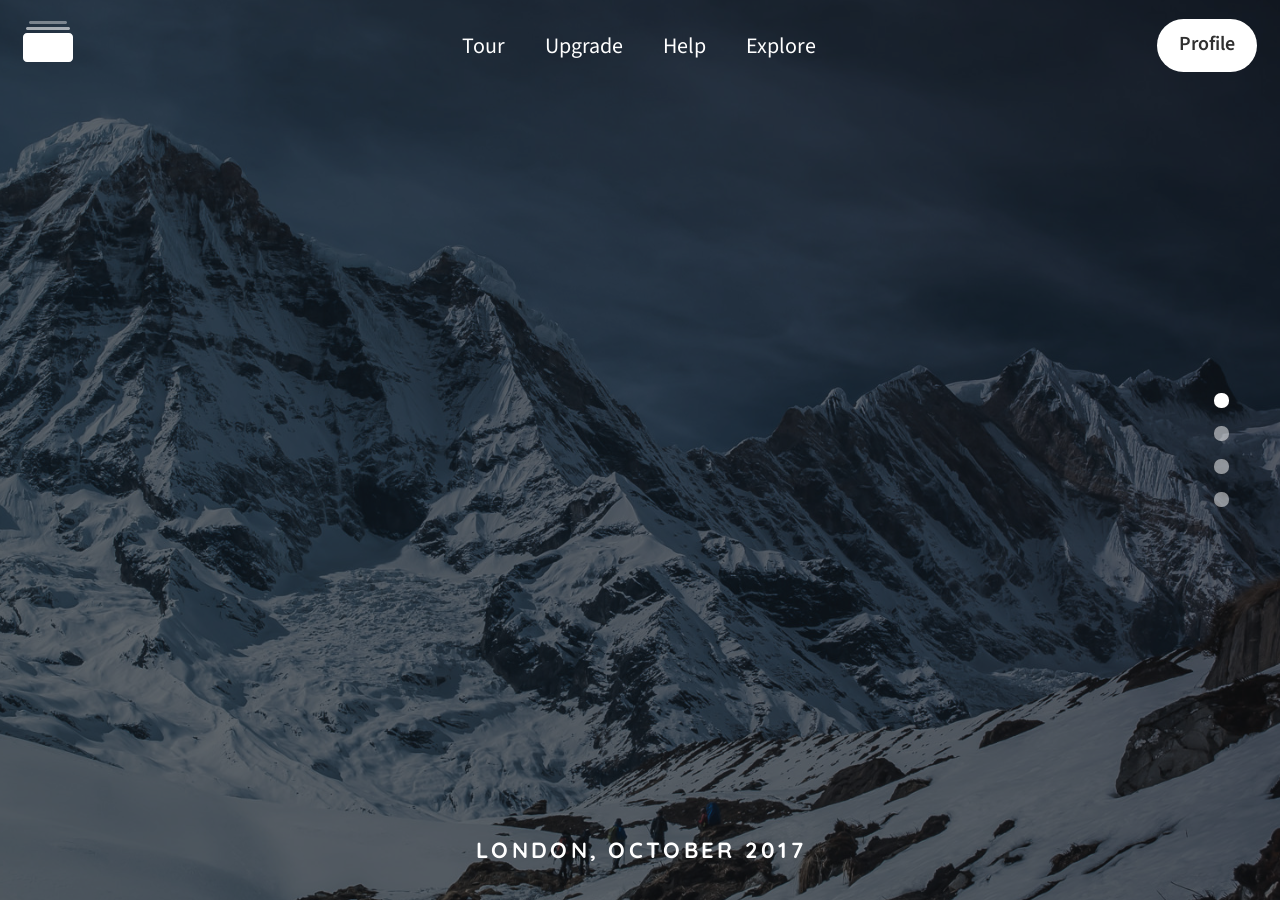
<file: templates/template-08.html>
<!doctype html>
<html>
	<head>
		<meta charset="UTF-8">
		<meta name="viewport" content="width=device-width, height=device-height, initial-scale=1.0, user-scalable=no">
		<meta name="apple-mobile-web-app-capable" content="yes" />

		<!-- Page Title -->
		<title>Template 8</title>

		<!-- Fonts and Material Icons -->
		<link href="https://fonts.googleapis.com/css?family=Source+Sans+Pro:200,300,400,600,700|Material+Icons" rel="stylesheet" type="text/css"/>
		

		<!-- Base Path to Scripts -->
		<base href="../">

		<!-- Styles -->
		<link href="css/slides.css" rel="stylesheet" type="text/css">

		<!-- Custom Styles -->
		<!--link href="css/custom.css" rel="stylesheet" type="text/css"-->

		<!-- Scripts -->
		<script src="https://code.jquery.com/jquery-2.2.4.min.js" integrity="sha256-BbhdlvQf/xTY9gja0Dq3HiwQF8LaCRTXxZKRutelT44=" crossorigin="anonymous"></script>
		<script src="js/plugins.js" type="text/javascript" name="plugins"></script>
		<script src="js/slides.js" type="text/javascript" name="main-scripts"></script>

		<!-- Custom Scripts -->
		<!--script src="js/custom.js" type="text/javascript" name="custom-scripts"></script-->
		 
	</head>
	<body class="slides zoom slow animated">
		

<!-- SVG Library -->
<svg xmlns="http://www.w3.org/2000/svg" style="display:none">
  
  <symbol id="logo" viewBox="0 0 106 31"><path d="M17.413 14.04c-.56-5.84-5.6-7-8.52-7-4.6 0-8.6 2.92-8.6 7.52 0 3 2.4 4.88 5.28 5.8 4.24 1.64 5.88 1.84 5.88 3.36 0 1.08-1.2 1.72-2.32 1.72-.28 0-2.24 0-2.52-2.04h-6.6c.6 5.84 5.68 7.36 9.04 7.36 4.92 0 9.04-2.88 9.04-7.76 0-4.8-4-5.92-7.76-6.96-1.76-.52-3.4-1.2-3.4-2.2 0-.6.48-1.48 1.88-1.48 1.96 0 2.04 1.2 2.08 1.68h6.52zm2.222 15.96h6.64v-29.6h-6.64v29.6zm9.662-24.56h6.64v-5.04h-6.64v5.04zm0 24.56h6.64v-22.2h-6.64v22.2zm32.782-29.6h-6.64v9.28c-.72-.72-2.6-2.64-6.52-2.64-5.64 0-11 4.28-11 11.8 0 6.68 4.4 11.88 11.12 11.88 4.48 0 6.08-2.2 6.72-3.12v2.4h6.32v-29.6zm-17.52 18.4c0-2.56 1.8-5.56 5.64-5.56 1.56 0 2.96.56 3.96 1.56 1 .96 1.64 2.32 1.64 3.92.08 1.64-.52 3.08-1.56 4.12s-2.52 1.68-4.12 1.68c-3.12 0-5.56-2.28-5.56-5.68v-.04zm42.502 2.4c.52-4.08-.32-7.64-3.12-10.64-2.08-2.2-5-3.52-8.4-3.52-6.76 0-11.64 5.72-11.64 11.92 0 6.6 5.4 11.76 11.76 11.76 2.28 0 4.48-.68 6.32-2 1.88-1.28 3.44-3.2 4.52-5.68h-6.8c-.8 1.16-1.92 2.08-4.04 2.08-2.6 0-4.84-1.56-5.12-3.92h16.52zm-16.44-5.04c.16-1.04 1.52-3.52 4.96-3.52s4.8 2.48 4.96 3.52h-9.92zm34.502-2.12c-.56-5.84-5.6-7-8.52-7-4.6 0-8.6 2.92-8.6 7.52 0 3 2.4 4.88 5.28 5.8 4.24 1.64 5.88 1.84 5.88 3.36 0 1.08-1.2 1.72-2.32 1.72-.28 0-2.24 0-2.52-2.04h-6.6c.6 5.84 5.68 7.36 9.04 7.36 4.92 0 9.04-2.88 9.04-7.76 0-4.8-4-5.92-7.76-6.96-1.76-.52-3.4-1.2-3.4-2.2 0-.6.48-1.48 1.88-1.48 1.96 0 2.04 1.2 2.08 1.68h6.52z"/></symbol>
  
  <symbol id="logo-icon" viewBox="0 0 50 41"><path d="M4,12h42c2.2,0,4,1.8,4,4v21c0,2.2-1.8,4-4,4H4c-2.2,0-4-1.8-4-4V16C0,13.8,1.8,12,4,12z"/><path opacity="0.6" d="M45.5,9h-41C3.7,9,3,8.3,3,7.5v0C3,6.7,3.7,6,4.5,6h41C46.3,6,47,6.7,47,7.5v0C47,8.3,46.3,9,45.5,9z"/><path opacity="0.4" d="M7.5,0h35C43.3,0,44,0.7,44,1.5v0C44,2.3,43.3,3,42.5,3h-35C6.7,3,6,2.3,6,1.5v0C6,0.7,6.7,0,7.5,0z"/></symbol>
  
  <symbol id="close" viewBox="0 0 30 30"><path d="M15 0c-8.3 0-15 6.7-15 15s6.7 15 15 15 15-6.7 15-15-6.7-15-15-15zm5.7 19.3c.4.4.4 1 0 1.4-.2.2-.4.3-.7.3s-.5-.1-.7-.3l-4.3-4.3-4.3 4.3c-.2.2-.4.3-.7.3s-.5-.1-.7-.3c-.4-.4-.4-1 0-1.4l4.3-4.3-4.3-4.3c-.4-.4-.4-1 0-1.4s1-.4 1.4 0l4.3 4.3 4.3-4.3c.4-.4 1-.4 1.4 0s.4 1 0 1.4l-4.3 4.3 4.3 4.3z"/></symbol>
  
  <symbol id="close-small" viewBox="0 0 11 11"><path d="M6.914 5.5l3.793-3.793c.391-.391.391-1.023 0-1.414s-1.023-.391-1.414 0l-3.793 3.793-3.793-3.793c-.391-.391-1.023-.391-1.414 0s-.391 1.023 0 1.414l3.793 3.793-3.793 3.793c-.391.391-.391 1.023 0 1.414.195.195.451.293.707.293s.512-.098.707-.293l3.793-3.793 3.793 3.793c.195.195.451.293.707.293s.512-.098.707-.293c.391-.391.391-1.023 0-1.414l-3.793-3.793z"/></symbol>

  <symbol id="arrow-left" viewBox="0 0 31 72"><path d="M30 72c-.3 0-.6-.1-.8-.4l-29-34c-.3-.4-.3-.9 0-1.3l29-36c.3-.4 1-.5 1.4-.2.4.3.5 1 .2 1.4l-28.5 35.5 28.5 33.4c.4.4.3 1.1-.1 1.4-.2.1-.5.2-.7.2z"/></symbol>
  
  <symbol id="arrow-right" viewBox="0 0 31 72"><path d="M1 0c.3 0 .6.1.8.4l29 34c.3.4.3.9 0 1.3l-29 36c-.3.4-1 .5-1.4.2-.4-.3-.5-1-.2-1.4l28.5-35.5-28.5-33.4c-.4-.4-.3-1.1.1-1.4.2-.1.5-.2.7-.2z"/></symbol>
  
  <symbol id="back" viewBox="0 0 20 20"><path d="M2.3 10.7l5 5c.4.4 1 .4 1.4 0s.4-1 0-1.4l-3.3-3.3h11.6c.6 0 1-.4 1-1s-.4-1-1-1h-11.6l3.3-3.3c.4-.4.4-1 0-1.4-.2-.2-.4-.3-.7-.3s-.5.1-.7.3l-5 5c-.2.2-.3.5-.3.7 0 .2.1.5.3.7z"/></symbol>
  
  <symbol id="menu" viewBox="0 0 22 22"><path d="M1 5h20c.6 0 1-.4 1-1s-.4-1-1-1h-20c-.6 0-1 .4-1 1s.4 1 1 1zm20 5h-20c-.6 0-1 .4-1 1s.4 1 1 1h20c.6 0 1-.4 1-1s-.4-1-1-1zm0 7h-20c-.6 0-1 .4-1 1s.4 1 1 1h20c.6 0 1-.4 1-1s-.4-1-1-1z"/></symbol>
  
  <symbol id="share" viewBox="0 0 22 22"><path d="M21 10c-.6 0-1 .4-1 1v7h-18v-7c0-.6-.4-1-1-1s-1 .4-1 1v7c0 1.1.9 2 2 2h18c1.1 0 2-.9 2-2v-7c0-.6-.4-1-1-1zM5.5 7.5c.3 0 .5-.1.7-.3l3.8-3.8v9.6c0 .6.4 1 1 1s1-.4 1-1v-9.6l3.8 3.8c.2.2.5.3.7.3s.5-.1.7-.3c.4-.4.4-1 0-1.4l-5.5-5.5c-.1-.1-.2-.2-.3-.2-.2-.1-.5-.1-.8 0l-.3.2-5.5 5.5c-.4.4-.4 1 0 1.4.2.2.4.3.7.3z"/></symbol>
  
  <symbol id="arrow-down" viewBox="0 0 24 24"><path d="M12 18c-.2 0-.5-.1-.7-.3l-11-10c-.4-.4-.4-1-.1-1.4.4-.4 1-.4 1.4-.1l10.4 9.4 10.3-9.4c.4-.4 1-.3 1.4.1.4.4.3 1-.1 1.4l-11 10c-.1.2-.4.3-.6.3z"/></symbol>
  
  <symbol id="arrow-up" viewBox="0 0 24 24"><path d="M11.9 5.9c.2 0 .5.1.7.3l11 10c.4.4.4 1 .1 1.4-.4.4-1 .4-1.4.1l-10.4-9.4-10.3 9.4c-.4.4-1 .3-1.4-.1-.4-.4-.3-1 .1-1.4l11-10c.1-.2.4-.3.6-.3z"/></symbol>
  
  <symbol id="arrow-top" viewBox="0 0 24 24"><path d="M20.7 10.3l-8-8c-.4-.4-1-.4-1.4 0l-8 8c-.4.4-.4 1 0 1.4s1 .4 1.4 0l6.3-6.3v15.6c0 .6.4 1 1 1s1-.4 1-1v-15.6l6.3 6.3c.2.2.5.3.7.3s.5-.1.7-.3c.4-.4.4-1 0-1.4z"/></symbol>

  <symbol id="drop-down" viewBox="0 0 16 16"><polyline stroke-width="2" stroke-linecap="round" stroke-linejoin="round" stroke-miterlimit="10" points="1,5 8,12 15,5" fill="none"></polyline></symbol>
  
  <symbol id="play" viewBox="0 0 30 30"><path d="M7 30v-30l22 15z"/></symbol>
  
  <symbol id="login" viewBox="0 0 22 22"><path d="M13 2c0 .6.4 1 1 1h6v16h-6c-.6 0-1 .4-1 1s.4 1 1 1h6c1.1 0 2-.9 2-2v-16c0-1.1-.9-2-2-2h-6c-.6 0-1 .4-1 1zm-6.5 3.5c0 .3.1.5.3.7l3.8 3.8h-9.6c-.6 0-1 .4-1 1s.4 1 1 1h9.6l-3.8 3.8c-.2.2-.3.5-.3.7s.1.5.3.7c.4.4 1 .4 1.4 0l5.5-5.5c.1-.1.2-.2.2-.3.1-.2.1-.5 0-.8l-.2-.3-5.5-5.5c-.4-.4-1-.4-1.4 0-.2.2-.3.4-.3.7z"/></symbol>
  
  <symbol id="chat" viewBox="0 0 22 22"><path d="M11 22c-.1 0-.3 0-.4-.1-.4-.1-.6-.5-.6-.9v-4h-7.8c-1.2 0-2.2-1-2.2-2.2v-11.6c0-1.2 1-2.2 2.2-2.2h17.7c1.1 0 2.1 1 2.1 2.2v11.7c0 1.2-1 2.2-2.2 2.2h-3.4l-4.7 4.7c-.2.1-.4.2-.7.2zm-8.8-19c-.1 0-.2.1-.2.2v11.7s.1.1.2.1h8.8c.6 0 1 .4 1 1v2.6l3.3-3.3c.2-.2.4-.3.7-.3h3.8c.1 0 .2-.1.2-.2v-11.6c0-.1-.1-.2-.2-.2h-17.6zM5 6h6v2h-6zM5 10h10v2h-10z"/></symbol>
  
  <symbol id="mail" viewBox="0 0 22 22"><path d="M19.8 2h-17.6c-1.2 0-2.2 1-2.2 2.2v13.5c0 1.3 1 2.3 2.2 2.3h17.5c1.2 0 2.2-1 2.2-2.2v-13.6c.1-1.2-.9-2.2-2.1-2.2zm-17.6 2h17.5c.2 0 .3.1.3.2v.3l-9 6.3-9-6.3v-.3c0-.1.1-.2.2-.2zm17.6 14h-17.6c-.1 0-.2-.1-.2-.2v-10.9l8.1 5.7c.3.2.6.3.9.3.3 0 .6-.1.9-.3l8.1-5.7v10.9c0 .1-.1.2-.2.2z"/></symbol>

  <symbol id="sound-on" viewBox="0 0 22 22"><path d="M15 15c-.2 0-.4-.1-.6-.2-.4-.3-.5-1-.2-1.4.5-.7.8-1.5.8-2.4s-.3-1.7-.8-2.4c-.3-.4-.2-1.1.2-1.4.4-.3 1.1-.2 1.4.2.8 1 1.2 2.3 1.2 3.6s-.4 2.6-1.2 3.6c-.2.3-.5.4-.8.4zm4 2.3c-.2 0-.5-.1-.7-.2-.4-.4-.5-1-.1-1.4 1.2-1.3 1.8-3 1.8-4.7 0-1.8-.7-3.5-1.9-4.8-.4-.4-.4-1 0-1.4s1-.4 1.4 0c1.6 1.7 2.5 3.9 2.5 6.2 0 2.2-.8 4.3-2.2 6-.2.2-.5.3-.8.3zm-9 2.7c-.2 0-.4-.1-.6-.2l-4.8-3.8h-2.1c-1.4 0-2.5-1.1-2.5-2.5v-5c0-1.4 1.1-2.5 2.5-2.5h2.2l4.7-3.8c.3-.2.7-.3 1.1-.1.3.2.5.5.5.9v16c0 .4-.2.7-.6.9-.1.1-.3.1-.4.1zm-7.5-12c-.3 0-.5.2-.5.5v5c0 .3.2.5.5.5h2.5c.2 0 .4.1.6.2l3.4 2.7v-11.8l-3.4 2.7c-.2.1-.4.2-.6.2h-2.5z"/></symbol>
  
  <symbol id="sound-off" viewBox="0 0 22 22"><path d="M10.434 2.098c-.347-.165-.758-.119-1.058.121l-4.726 3.781h-2.154c-1.376 0-2.496 1.12-2.496 2.496v5.009c0 1.376 1.12 2.495 2.496 2.495h2.153l4.726 3.781c.181.145.402.219.625.219.147 0 .295-.032.433-.099.347-.167.567-.516.567-.901v-16c0-.384-.22-.735-.566-.902zm-1.434 14.821l-3.375-2.7c-.178-.142-.398-.219-.625-.219h-2.504c-.274 0-.496-.222-.496-.495v-5.009c0-.274.222-.496.496-.496h2.504c.227 0 .447-.077.625-.219l3.375-2.7v11.838zM19.414 11l2.293-2.293c.391-.391.391-1.023 0-1.414s-1.023-.391-1.414 0l-2.293 2.293-2.293-2.293c-.391-.391-1.023-.391-1.414 0s-.391 1.023 0 1.414l2.293 2.293-2.293 2.293c-.391.391-.391 1.023 0 1.414.195.195.451.293.707.293s.512-.098.707-.293l2.293-2.293 2.293 2.293c.195.195.451.293.707.293s.512-.098.707-.293c.391-.391.391-1.023 0-1.414l-2.293-2.293z"/></symbol>
  
  <!-- social -->
  <symbol id="apple" viewBox="-1 1 24 24"><path d="M17.6 13.8c0-3 2.5-4.5 2.6-4.6-1.4-2.1-3.6-2.3-4.4-2.4-1.9-.2-3.6 1.1-4.6 1.1-.9 0-2.4-1.1-4-1-2 0-3.9 1.2-5 3-2.1 3.7-.5 9.1 1.5 12.1 1 1.5 2.2 3.1 3.8 3 1.5-.1 2.1-1 3.9-1s2.4 1 4 1 2.7-1.5 3.7-2.9c1.2-1.7 1.6-3.3 1.7-3.4-.1-.1-3.2-1.3-3.2-4.9zm-3.1-9c.8-1 1.4-2.4 1.2-3.8-1.2 0-2.7.8-3.5 1.8-.8.9-1.5 2.3-1.3 3.7 1.4.1 2.8-.7 3.6-1.7z"/></symbol>

  <symbol id="dribbble" viewBox="0 0 24 24"><path d="M12 0c-6.7 0-12 5.3-12 12s5.3 12 12 12 12-5.3 12-12-5.3-12-12-12zm7.9 5.7c1.3 1.7 2.1 3.9 2.3 6.1-.4-.1-2.4-.4-4.7-.4-.8 0-1.5 0-2.3.1 0-.1-.1-.3-.3-.5l-.7-1.5c3.7-1.4 5.3-3.4 5.7-3.8zm-7.9-3.8c2.5 0 4.9.9 6.7 2.5-.3.4-1.9 2.3-5.2 3.6-1.6-2.9-3.3-5.3-3.7-5.9.6-.1 1.4-.2 2.2-.2zm-4.4 1c.4.6 2.1 3 3.7 5.8-4.4 1.2-8.2 1.2-9.2 1.2h-.1c.8-3.1 2.9-5.6 5.6-7zm-5.7 9.1v-.3h.3c1.2 0 5.6-.1 10.1-1.5l.8 1.6c-.1 0-.3 0-.4.1-5.1 1.6-7.9 6-8.3 6.7-1.6-1.7-2.5-4.1-2.5-6.6zm10.1 10.1c-2.3 0-4.4-.8-6.1-2.1.3-.5 2.4-4.4 7.9-6.3 1.3 3.6 2 6.7 2.1 7.6-1.2.6-2.6.8-3.9.8zm5.7-1.8c-.1-.8-.7-3.6-2-7.1.7-.1 1.3-.1 2-.1 2.1 0 3.7.4 4.1.5-.3 2.8-1.8 5.2-4.1 6.7z"/></symbol>

  <symbol id="facebook" viewBox="0 0 24 24"><path d="M24 1.3v21.3c0 .7-.6 1.3-1.3 1.3h-6.1v-9.3h3.1l.5-3.6h-3.6v-2.2c0-1.1.3-1.8 1.8-1.8h1.9v-3.2c-.3 0-1.5-.1-2.8-.1-2.8 0-4.7 1.7-4.7 4.8v2.7h-3.1v3.6h3.1v9.2h-11.5c-.7 0-1.3-.6-1.3-1.3v-21.4c0-.7.6-1.3 1.3-1.3h21.3c.8 0 1.4.6 1.4 1.3z"/></symbol>
   
  <symbol id="fb-like" viewBox="0 0 20 20"><path d="M0 8v12h5v-12h-5zm2.5 10.8c-.4 0-.8-.3-.8-.8 0-.4.3-.8.8-.8s.8.3.8.8c0 .4-.4.8-.8.8zm3.5-.8h9.5c1.1 0 1.7-1 1.7-1.7 0-.3-.4-1-.4-1 1.4-.3 1.7-1.2 1.7-1.7-.1-.5-.3-.9-.5-1 1-.4 1.5-1.1 1.4-1.9-.1-.8-1-1.5-1-1.5 1-.6.9-1.5.9-1.5-.3-1.3-1.5-1.7-1.7-1.7h-5.6s.3-.5.3-2.4-1.3-3.6-2.6-3.6c0 0-.7.1-1 .3v3.5l-2.7 4.4v9.8z"/></symbol>
  
  <symbol id="googlePlus" viewBox="0 1 24 24"><path d="M7.8 13.5h4.6c-.6 2-2.5 3.4-4.6 3.4-2.7 0-4.9-2.2-4.9-4.9s2.2-4.9 4.9-4.9c1.1 0 2.1.3 3 1l1.8-2.4c-1.4-1.1-3-1.6-4.8-1.6-4.3 0-7.9 3.5-7.9 7.9s3.5 7.9 7.9 7.9 7.9-3.5 7.9-7.9v-1.5h-7.9v3zM21.7 11v-2.2h-2v2.2h-2.2v2h2.2v2.2h2v-2.2h2.2v-2z"/></symbol>
  
  <symbol id="instagram" viewBox="0 0 24 24"><path d="M12 2.2c3.2 0 3.6 0 4.8.1 1.2.1 1.8.2 2.2.4.6.2 1 .5 1.4.9.4.4.7.8.9 1.4.2.4.4 1.1.4 2.2.1 1.3.1 1.6.1 4.8s0 3.6-.1 4.8c-.1 1.2-.2 1.8-.4 2.2-.2.6-.5 1-.9 1.4-.4.4-.8.7-1.4.9-.4.2-1.1.4-2.2.4-1.3.1-1.6.1-4.8.1s-3.6 0-4.8-.1c-1.2-.1-1.8-.2-2.2-.4-.6-.2-1-.5-1.4-.9-.4-.4-.7-.8-.9-1.4-.2-.4-.4-1.1-.4-2.2-.1-1.3-.1-1.6-.1-4.8s0-3.6.1-4.8c0-1.2.2-1.9.3-2.3.2-.6.5-1 .9-1.4.5-.4.9-.6 1.4-.9.4-.1 1.1-.3 2.3-.4h4.8m0-2.2c-3.3 0-3.7 0-4.9.1-1.3 0-2.2.2-3 .5-.7.3-1.4.7-2.1 1.4-.7.7-1.1 1.4-1.4 2.1-.3.8-.5 1.7-.5 3-.1 1.2-.1 1.6-.1 4.9 0 3.3 0 3.7.1 4.9.1 1.3.3 2.1.6 2.9.2.8.6 1.5 1.3 2.2.7.7 1.3 1.1 2.1 1.4.8.3 1.6.5 2.9.6h5s3.7 0 4.9-.1c1.3-.1 2.1-.3 2.9-.6.8-.3 1.5-.7 2.1-1.4.7-.7 1.1-1.3 1.4-2.1.3-.8.5-1.6.6-2.9.1-1.2.1-1.6.1-4.9s0-3.7-.1-4.9c-.1-1.3-.3-2.1-.6-2.9-.2-.8-.6-1.5-1.3-2.2-.7-.7-1.3-1.1-2.1-1.4-.8-.3-1.6-.5-2.9-.6h-5zM12 5.8c-3.4 0-6.2 2.8-6.2 6.2s2.8 6.2 6.2 6.2 6.2-2.8 6.2-6.2-2.8-6.2-6.2-6.2zm0 10.2c-2.2 0-4-1.8-4-4s1.8-4 4-4 4 1.8 4 4-1.8 4-4 4z"/><circle class="st0" cx="18.4" cy="5.6" r="1.4"/></symbol>
  
  <symbol id="linkedin" viewBox="0 0 24 24"><path d="M22.2 0h-20.4c-1 0-1.8.8-1.8 1.7v20.7c0 1 .8 1.7 1.8 1.7h20.5c1 0 1.8-.8 1.8-1.7v-20.7c-.1-.9-.9-1.7-1.9-1.7zm-14.9 20.2h-3.6v-10.9h3.6v10.9zm-1.8-12.4c-1.2 0-2-.8-2-1.9 0-1.1.8-1.9 2.1-1.9 1.2 0 2 .8 2 1.9-.1 1.1-.9 1.9-2.1 1.9zm14.8 12.4h-3.6v-5.8c0-1.5-.5-2.5-1.8-2.5-1 0-1.6.7-1.9 1.3-.1.2-.1.6-.1.9v6.1h-3.6v-10.9h3.6v1.5c.5-.7 1.3-1.8 3.3-1.8 2.4 0 4.2 1.6 4.2 4.9v6.3z"/></symbol>

  <symbol id="medium" viewBox="0 0 24 24"><path d="M7.601 5.357c-2.305-1.137-4.6-2.294-6.899-3.444-.577-.289-.694-.216-.694.43-.001 5.147.005 10.294-.008 15.441-.001.57.224.911.726 1.158 2.126 1.047 4.242 2.116 6.362 3.176l.326.151c.308.115.494-.016.562-.315.032-.14.02-.283.02-.438l.009-15.482c.002-.337-.091-.523-.404-.677zm15.983-.001c-2.369-1.184-4.74-2.366-7.101-3.565-.368-.187-.559-.114-.769.231-1.431 2.356-2.876 4.703-4.328 7.046-.144.233-.15.4-.004.637 1.605 2.593 3.198 5.193 4.795 7.79l.238.36.107-.138c2.426-3.948 4.848-7.898 7.283-11.841.204-.33.01-.405-.221-.52zm.413 16.185c.001-4.694.001-9.387.001-14.081v-.38l-.076-.023-7.257 11.812.257.156c2.095 1.05 4.191 2.098 6.287 3.146l.219.097c.314.112.489-.032.554-.329.027-.128.015-.265.015-.398zm-15.273-14.526c-.001 2.547.003 5.093-.008 7.64-.001.234.105.321.285.411 2.204 1.1 4.405 2.205 6.608 3.307l.333.12-7.183-11.692-.035.214z"/></symbol>
  
  <symbol id="pinterest" viewBox="0 0 24 24"><path d="M5.9 13.9c1.2-2-.4-2.5-.6-4-1-6.1 7.1-10.2 11.4-6 2.9 2.9 1 12-3.7 11-4.6-.9 2.2-8.1-1.4-9.5-3-1.1-4.6 3.6-3.2 5.9-.8 4-2.5 7.7-1.8 12.7 2.3-1.7 3.1-4.8 3.7-8.1 1.2.7 1.8 1.4 3.3 1.5 5.5.4 8.6-5.4 7.8-10.7-.7-4.7-5.5-7.1-10.6-6.6-4.1.4-8.1 3.7-8.3 8.3-.1 2.8.7 4.9 3.4 5.5z"/></symbol>
  
  <symbol id="stumbleupon" viewBox="0 0 24 24"><path d="M13.3 9.6l1.6.8 2.5-.8v-1.4c0-3-2.4-5.4-5.4-5.4s-5.4 2.4-5.4 5.4v7.5c0 .7-.6 1.3-1.3 1.3s-1.3-.6-1.3-1.3v-3.2h-4v3.2c0 3 2.4 5.4 5.4 5.4s5.4-2.4 5.4-5.4v-7.5c0-.7.6-1.3 1.3-1.3s1.3.6 1.3 1.3l-.1 1.4zm6.6 2.9v3.2c0 .7-.6 1.3-1.3 1.3s-1.3-.6-1.3-1.3v-3.2l-2.5.8-1.6-.8v3.2c0 3 2.4 5.4 5.4 5.4s5.4-2.4 5.4-5.4v-3.2h-4.1z"/></symbol>
  
  <symbol id="twitter" viewBox="0 1 24 23"><path d="M21.5 7.6v.6c0 6.6-5 14.1-14 14.1-2.8 0-5.4-.8-7.6-2.2l1.2.1c2.3 0 4.4-.8 6.1-2.1-2.2 0-4-1.5-4.6-3.4.3.1.6.1.9.1.5 0 .9-.1 1.3-.2-2.1-.6-3.8-2.6-3.8-5 .7.4 1.4.6 2.2.6-1.3-.9-2.2-2.4-2.2-4.1 0-.9.2-1.8.7-2.5 2.4 3 6.1 5 10.2 5.2-.1-.4-.1-.7-.1-1.1 0-2.7 2.2-5 4.9-5 1.4 0 2.7.6 3.6 1.6 1-.3 2.1-.7 3-1.3-.4 1.2-1.1 2.1-2.2 2.7 1-.1 1.9-.4 2.8-.8-.6 1.1-1.4 2-2.4 2.7z"/></symbol>
  
  <symbol id="tumblr" viewBox="0 0 23 23"><path d="M12.573 4.94v-4.94h-3.188c-.072.183-.11.4-.11.622-.034.107-.072.184-.072.293-.328 1.829-1.28 3.11-2.892 3.807-.476.218-.914.253-1.39.218v3.987h2.342c.039 5.603.039 8.493.039 8.64v.332c.294 2.449 1.573 3.914 3.843 4.463.914.257 1.901.366 2.892.366 1.279-.036 2.525-.256 3.771-.659v-4.685c-.731.22-1.395.402-1.977.583-1.135.333-2.087.113-2.857-.619-.073-.11-.183-.257-.221-.403-.106-.586-.178-1.206-.178-1.795v-6.222h5.083v-3.988h-5.085z"/></symbol>

  <symbol id="xing" viewBox="0 0 24 24"><path d="M3.647 4.74c-.208 0-.384.073-.472.216-.091.148-.077.338.02.531l2.34 4.051v.02l-3.678 6.49c-.096.191-.091.383 0 .531.088.142.244.236.452.236h3.461c.518 0 .767-.349.944-.669l3.737-6.608-2.38-4.15c-.172-.307-.433-.649-.964-.649h-3.46zm14.542-4.74c-.517 0-.741.326-.927.659l-7.702 13.658 4.918 9.023c.172.307.437.659.967.659h3.457c.208 0 .371-.079.459-.221.092-.148.09-.343-.007-.535l-4.88-8.915v-.023l7.664-13.551c.096-.191.098-.386.007-.534-.088-.142-.252-.221-.46-.221h-3.496z"/></symbol>
  
  <symbol id="youtube" viewBox="0 0 24 24"><path d="M23.6 6.3c-.3-1.2-1.4-2.2-2.6-2.3-3-.3-6-.3-9-.3s-6 0-9 .3c-1.2.1-2.3 1.1-2.6 2.3-.4 1.8-.4 3.8-.4 5.7 0 1.9 0 3.9.4 5.7.3 1.2 1.4 2.2 2.6 2.3 3 .3 6 .3 9 .3s6 0 9-.3c1.3-.1 2.3-1.1 2.6-2.4.4-1.7.4-3.7.4-5.6 0-1.9 0-3.9-.4-5.7zm-14.1 9v-6.6l6.5 3.3-6.5 3.3z"/></symbol>

</svg>

<!-- Navigation -->
<nav class="side">
  <div class="navigation">
    <ul></ul>
  </div>
</nav>

<!-- Panel Top #22 -->
<nav class="panel top forceMobileView">
  <div class="sections desktop">
    <div class="left"><a href="#"><svg style="width:50px;height:41px"><use xmlns:xlink="http://www.w3.org/1999/xlink" xlink:href="#logo-icon"></use></svg></a></div>
    <div class="center">
      <ul class="menu">
        <li><a href="#">Tour</a></li>
        <li><a href="#">Upgrade</a></li>
        <li><a href="#">Help</a></li>
        <li><a href="#">Explore</a></li>
      </ul>
    </div>
    <div class="right"> <a class="button menuButton round" href="#">Profile</a> </div>
  </div>
  <div class="sections compact hidden">
    <div class="left"><a href="#"><svg style="width:50px;height:41px"><use xmlns:xlink="http://www.w3.org/1999/xlink" xlink:href="#logo-icon"></use></svg></a></div>
    <div class="right"><span class="button actionButton sidebarTrigger" data-sidebar-id="1"><svg><use xmlns:xlink="http://www.w3.org/1999/xlink" xlink:href="#menu"></use></svg></span></div>
  </div>
</nav>

<!-- Sidebar -->
<nav class="sidebar deepPurple" data-sidebar-id="1">
  <div class="close"><svg><use xmlns:xlink="http://www.w3.org/1999/xlink" xlink:href="#close"></use></svg></div>
  <div class="content">
    <a href="#" class="logo"><svg width="120" height="50"><use xmlns:xlink="http://www.w3.org/1999/xlink" xlink:href="#logo"></use></svg></a>
    <ul class="mainMenu uppercase">
      <li><a href="#">Tour</a></li>
      <li><a href="#">Upgrade</a></li>
      <li><a href="#">Help</a></li>
      <li><a href="#">Explore</a></li>
    </ul>
    <ul class="subMenu">
      <li><a href="#">About Us</a></li>
      <li><a href="#">Blog</a></li>
      <li><a href="#">Press & Media</a></li>
      <li><a href="#">Terms of Use</a></li>
      <li><a href="#">Privacy Policy</a></li>
      <li><a href="#">Contact Us</a></li>
    </ul>
    <ul class="social">
      <li><a href="#"><svg><use xmlns:xlink="http://www.w3.org/1999/xlink" xlink:href="#twitter"></use></svg></a></li>
      <li><a href="#"><svg><use xmlns:xlink="http://www.w3.org/1999/xlink" xlink:href="#facebook"></use></svg></a></li>
      <li><a href="#"><svg><use xmlns:xlink="http://www.w3.org/1999/xlink" xlink:href="#googlePlus"></use></svg></a></li>
      <li><a href="#"><svg><use xmlns:xlink="http://www.w3.org/1999/xlink" xlink:href="#pinterest"></use></svg></a></li>
    </ul>
  </div>
</nav>

<!-- Template #08 -->
<link href='https://fonts.googleapis.com/css?family=Quicksand:700' rel='stylesheet' type='text/css'>
<style>
  .quicksand { font-family: 'Quicksand', sans-serif; }
  
  .template-cell-8 {
     padding-bottom:30px;  
  }
  .template-header-8 {
     padding-bottom: 20px;
  }
  .button.template-button-8 {
     background:#456B9B;
  }
</style>

<!-- Slide #21 -->
<section class="slide fade kenBurns">
  <div class="content">
    <div class="container">
      <div class="wrap">
      
        <div class="fix-10-12">
          <img class="block ae-1 fromCenter" src="assets/img/templates/lettering.png" alt="Lettering"/>
          <div class="button play white small popupTrigger toCenter ae-2 fromCenter block margin-top-10" data-popup-id="21">
            <svg><use xmlns:xlink="http://www.w3.org/1999/xlink" xlink:href="#play"></use></svg>
          </div>
        </div>
        
      </div>
    </div>
  </div>
  <div class="background" style="background-image:url(assets/img/templates/img-8-1.jpg)"></div>
</section>

<!-- Popup Video -->
<div class="popup autoplay" data-popup-id="21">
  <div class="close"><svg><use xmlns:xlink="http://www.w3.org/1999/xlink" xlink:href="#close"></use></svg></div>
  <div class="content">
    <div class="container">
      <div class="wrap">
        <div class="fix-10-12">
          <div class="embedVideo popupContent">
            <iframe src="https://player.vimeo.com/video/101231747?color=ff0179&portrait=0" frameborder="0" webkitallowfullscreen mozallowfullscreen allowfullscreen></iframe>
          </div>
        </div>
      </div>
    </div>
  </div>
</div>

<!-- Slide #37 -->
<section class="slide fade kenBurns">
  <div class="content">
    <div class="container">
      <div class="wrap">
        
        <div class="fix-10-12">
          <h1 class="big ae-2">Your best work is your expression of yourself. Now, you may not be the greatest at it, but when you do it, you’re the only expert.</h1>
        </div>
             
      </div>
    </div>
  </div>
  <div class="background" style="background-image:url(assets/img/templates/img-8-2.jpg)"></div>
</section>

<!-- Slide #50 -->
<section class="slide fade kenBurns">
  <div class="content">
    <div class="container">
      <div class="wrap">
      
        <div class="fix-10-12 toCenter">
          <h1 class="ae-1">Features</h1>
          <div class="ae-2"><p>Any attempt to separate design, to make it a thing-by-itself</p></div>
        </div>
        <div class="fix-12-12">
          <ul class="flex grid-47 margin-top-3 later">
            <li class="col-4-12 margin-bottom-2">
              <div class="fix-4-12 ae-3">
                <h3>HQ photos</h3>
                <p class="small">Design is the conscious effort to impose a meaningful order.</p>
              </div>
            </li>
            <li class="col-4-12 margin-bottom-2">
              <div class="fix-4-12 ae-4">
                <h3>Useful Components</h3>
                <p class="small">Design is as much a matter of finding problems as it is solving them.</p>
              </div>
            </li>
            <li class="col-4-12 margin-bottom-2">
              <div class="fix-4-12 ae-5">
                <h3>Inspiration</h3>
                <p class="small">Art is making something out of nothing and selling it.</p>
              </div>
            </li>
            <li class="col-4-12 margin-bottom-2">
              <div class="fix-4-12 ae-6">
                <h3>Video Calls</h3>
                <p class="small">It&rsquo;s all fun and games until someone breaks a link.</p>
              </div>
            </li>
            <li class="col-4-12 margin-bottom-2">
              <div class="fix-4-12 ae-7">
                <h3>Photo Showcase</h3>
                <p class="small">The definition of an expert is someone who knows what not to do.</p>
              </div>
            </li>
            <li class="col-4-12 margin-bottom-2">
              <div class="fix-4-12 ae-8">
                <h3>Connect</h3>
                <p class="small">Getting addicted to design is really bad for design.</p>
              </div>
            </li>
          </ul>
        </div>
        
      </div>
    </div>
  </div>
  <div class="background" style="background-image:url(assets/img/templates/img-8-3.jpg)"></div>
</section>


<!-- Slide #42 -->
<section class="slide fade kenBurns">
  <div class="content">
    <div class="container">
      <div class="wrap">
      
        <h1 class="ae-1">Create Account</h1>
        <div class="fix-6-12 margin-top-3 center">
          <div class="pad shadow selected left ae-3">
            <form action="#" autocomplete="off" class="wide">
              <div class="label ae-3"><label class="left" for="email42">Start with email address</label></div>
              <input class="wide ae-4" id="email42" type="email" name="email" placeholder="Email address" required/>
              <div class="label ae-5"><label class="left" for="password42">Create Password</label></div>
              <input class="pair ae-6" id="password42" type="password" name="password" placeholder="Password" required/>
              <input class="pair ae-6" type="password" name="password" placeholder="Confirm" required/>
              <div class="ae-7">
                <p class="terms-42 micro"><span class="opacity-5">By clicking</span> <a href="#">Create Account</a><span class="opacity-5">, I agree to the Terms of Service and</span> <a href="#">Privacy&nbsp;Policy</a><span class="opacity-5">.</span></p>
              </div>
              <input class="button cropBottom wide template-button-8 ae-9" type="submit" name="submit" value="Start free trial"/>
            </form>
          </div>
          <div class="ae-10"><p class="text-42 small opaque"><span class="opacity-5">Already have an account?</span><br><a href="#" class="bold">Sign In</a></p></div>
        </div>
        
      </div>
    </div>
  </div>
  <div class="background" style="background-image:url(assets/img/templates/img-8-4.jpg)"></div>
</section>



<!-- Panel Bottom #08 -->
<nav class="panel bottom forceMobileView">
  <div class="sections">
    <div class="center"><h3 class="uppercase quicksand">LONDON, OCTOBER 2017</h3></div>
  </div>
</nav>

<!-- Preloader -->
<div class="loadingIcon"><svg class="loading-icon" id="loading-circle" viewBox="0 0 18 18"><circle class="circle" opacity=".1" stroke="#fff" stroke-width="2" stroke-miterlimit="10" cx="9" cy="9" r="8" fill="none"></circle><circle class="dash" stroke-width="2" stroke-linecap="round" stroke-miterlimit="10" stroke-dasharray="1,100" cx="9" cy="9" r="8" fill="none"></circle></svg></div>
					
	</body>
</html>
</file>
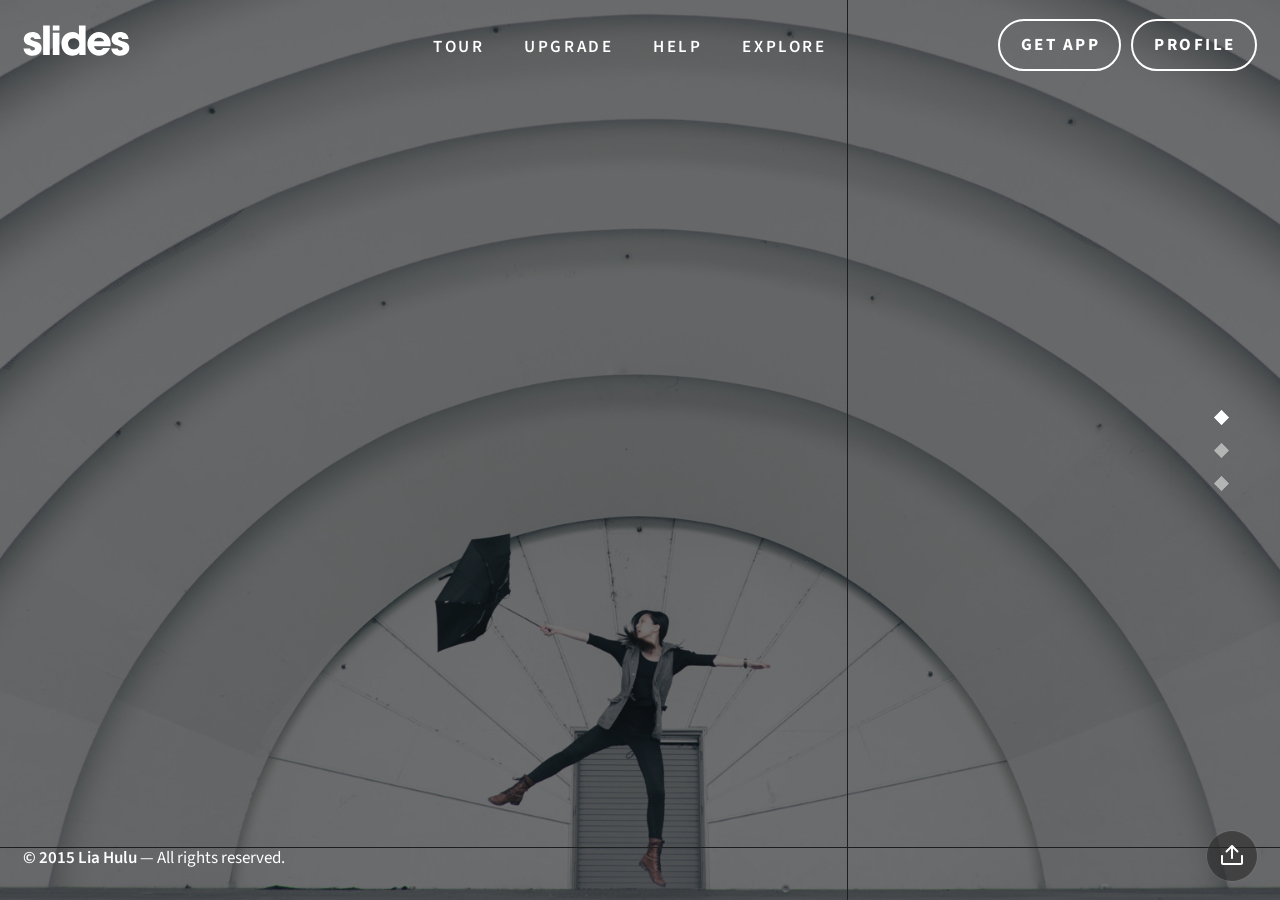
<file: templates/template-09.html>
<!doctype html>
<html>
	<head>
		<meta charset="UTF-8">
		<meta name="viewport" content="width=device-width, height=device-height, initial-scale=1.0, user-scalable=no">
		<meta name="apple-mobile-web-app-capable" content="yes" />

		<!-- Page Title -->
		<title>Template 9</title>

		<!-- Fonts and Material Icons -->
		<link href="https://fonts.googleapis.com/css?family=Source+Sans+Pro:200,300,400,600,700|Material+Icons" rel="stylesheet" type="text/css"/>
		

		<!-- Base Path to Scripts -->
		<base href="../">

		<!-- Styles -->
		<link href="css/slides.css" rel="stylesheet" type="text/css">

		<!-- Custom Styles -->
		<!--link href="css/custom.css" rel="stylesheet" type="text/css"-->

		<!-- Scripts -->
		<script src="https://code.jquery.com/jquery-2.2.4.min.js" integrity="sha256-BbhdlvQf/xTY9gja0Dq3HiwQF8LaCRTXxZKRutelT44=" crossorigin="anonymous"></script>
		<script src="js/plugins.js" type="text/javascript" name="plugins"></script>
		<script src="js/slides.js" type="text/javascript" name="main-scripts"></script>

		<!-- Custom Scripts -->
		<!--script src="js/custom.js" type="text/javascript" name="custom-scripts"></script-->
		 
	</head>
	<body class="slides stack animated">
		

<!-- SVG Library -->
<svg xmlns="http://www.w3.org/2000/svg" style="display:none">
  
  <symbol id="logo" viewBox="0 0 106 31"><path d="M17.413 14.04c-.56-5.84-5.6-7-8.52-7-4.6 0-8.6 2.92-8.6 7.52 0 3 2.4 4.88 5.28 5.8 4.24 1.64 5.88 1.84 5.88 3.36 0 1.08-1.2 1.72-2.32 1.72-.28 0-2.24 0-2.52-2.04h-6.6c.6 5.84 5.68 7.36 9.04 7.36 4.92 0 9.04-2.88 9.04-7.76 0-4.8-4-5.92-7.76-6.96-1.76-.52-3.4-1.2-3.4-2.2 0-.6.48-1.48 1.88-1.48 1.96 0 2.04 1.2 2.08 1.68h6.52zm2.222 15.96h6.64v-29.6h-6.64v29.6zm9.662-24.56h6.64v-5.04h-6.64v5.04zm0 24.56h6.64v-22.2h-6.64v22.2zm32.782-29.6h-6.64v9.28c-.72-.72-2.6-2.64-6.52-2.64-5.64 0-11 4.28-11 11.8 0 6.68 4.4 11.88 11.12 11.88 4.48 0 6.08-2.2 6.72-3.12v2.4h6.32v-29.6zm-17.52 18.4c0-2.56 1.8-5.56 5.64-5.56 1.56 0 2.96.56 3.96 1.56 1 .96 1.64 2.32 1.64 3.92.08 1.64-.52 3.08-1.56 4.12s-2.52 1.68-4.12 1.68c-3.12 0-5.56-2.28-5.56-5.68v-.04zm42.502 2.4c.52-4.08-.32-7.64-3.12-10.64-2.08-2.2-5-3.52-8.4-3.52-6.76 0-11.64 5.72-11.64 11.92 0 6.6 5.4 11.76 11.76 11.76 2.28 0 4.48-.68 6.32-2 1.88-1.28 3.44-3.2 4.52-5.68h-6.8c-.8 1.16-1.92 2.08-4.04 2.08-2.6 0-4.84-1.56-5.12-3.92h16.52zm-16.44-5.04c.16-1.04 1.52-3.52 4.96-3.52s4.8 2.48 4.96 3.52h-9.92zm34.502-2.12c-.56-5.84-5.6-7-8.52-7-4.6 0-8.6 2.92-8.6 7.52 0 3 2.4 4.88 5.28 5.8 4.24 1.64 5.88 1.84 5.88 3.36 0 1.08-1.2 1.72-2.32 1.72-.28 0-2.24 0-2.52-2.04h-6.6c.6 5.84 5.68 7.36 9.04 7.36 4.92 0 9.04-2.88 9.04-7.76 0-4.8-4-5.92-7.76-6.96-1.76-.52-3.4-1.2-3.4-2.2 0-.6.48-1.48 1.88-1.48 1.96 0 2.04 1.2 2.08 1.68h6.52z"/></symbol>
  
  <symbol id="logo-icon" viewBox="0 0 50 41"><path d="M4,12h42c2.2,0,4,1.8,4,4v21c0,2.2-1.8,4-4,4H4c-2.2,0-4-1.8-4-4V16C0,13.8,1.8,12,4,12z"/><path opacity="0.6" d="M45.5,9h-41C3.7,9,3,8.3,3,7.5v0C3,6.7,3.7,6,4.5,6h41C46.3,6,47,6.7,47,7.5v0C47,8.3,46.3,9,45.5,9z"/><path opacity="0.4" d="M7.5,0h35C43.3,0,44,0.7,44,1.5v0C44,2.3,43.3,3,42.5,3h-35C6.7,3,6,2.3,6,1.5v0C6,0.7,6.7,0,7.5,0z"/></symbol>
  
  <symbol id="close" viewBox="0 0 30 30"><path d="M15 0c-8.3 0-15 6.7-15 15s6.7 15 15 15 15-6.7 15-15-6.7-15-15-15zm5.7 19.3c.4.4.4 1 0 1.4-.2.2-.4.3-.7.3s-.5-.1-.7-.3l-4.3-4.3-4.3 4.3c-.2.2-.4.3-.7.3s-.5-.1-.7-.3c-.4-.4-.4-1 0-1.4l4.3-4.3-4.3-4.3c-.4-.4-.4-1 0-1.4s1-.4 1.4 0l4.3 4.3 4.3-4.3c.4-.4 1-.4 1.4 0s.4 1 0 1.4l-4.3 4.3 4.3 4.3z"/></symbol>
  
  <symbol id="close-small" viewBox="0 0 11 11"><path d="M6.914 5.5l3.793-3.793c.391-.391.391-1.023 0-1.414s-1.023-.391-1.414 0l-3.793 3.793-3.793-3.793c-.391-.391-1.023-.391-1.414 0s-.391 1.023 0 1.414l3.793 3.793-3.793 3.793c-.391.391-.391 1.023 0 1.414.195.195.451.293.707.293s.512-.098.707-.293l3.793-3.793 3.793 3.793c.195.195.451.293.707.293s.512-.098.707-.293c.391-.391.391-1.023 0-1.414l-3.793-3.793z"/></symbol>

  <symbol id="arrow-left" viewBox="0 0 31 72"><path d="M30 72c-.3 0-.6-.1-.8-.4l-29-34c-.3-.4-.3-.9 0-1.3l29-36c.3-.4 1-.5 1.4-.2.4.3.5 1 .2 1.4l-28.5 35.5 28.5 33.4c.4.4.3 1.1-.1 1.4-.2.1-.5.2-.7.2z"/></symbol>
  
  <symbol id="arrow-right" viewBox="0 0 31 72"><path d="M1 0c.3 0 .6.1.8.4l29 34c.3.4.3.9 0 1.3l-29 36c-.3.4-1 .5-1.4.2-.4-.3-.5-1-.2-1.4l28.5-35.5-28.5-33.4c-.4-.4-.3-1.1.1-1.4.2-.1.5-.2.7-.2z"/></symbol>
  
  <symbol id="back" viewBox="0 0 20 20"><path d="M2.3 10.7l5 5c.4.4 1 .4 1.4 0s.4-1 0-1.4l-3.3-3.3h11.6c.6 0 1-.4 1-1s-.4-1-1-1h-11.6l3.3-3.3c.4-.4.4-1 0-1.4-.2-.2-.4-.3-.7-.3s-.5.1-.7.3l-5 5c-.2.2-.3.5-.3.7 0 .2.1.5.3.7z"/></symbol>
  
  <symbol id="menu" viewBox="0 0 22 22"><path d="M1 5h20c.6 0 1-.4 1-1s-.4-1-1-1h-20c-.6 0-1 .4-1 1s.4 1 1 1zm20 5h-20c-.6 0-1 .4-1 1s.4 1 1 1h20c.6 0 1-.4 1-1s-.4-1-1-1zm0 7h-20c-.6 0-1 .4-1 1s.4 1 1 1h20c.6 0 1-.4 1-1s-.4-1-1-1z"/></symbol>
  
  <symbol id="share" viewBox="0 0 22 22"><path d="M21 10c-.6 0-1 .4-1 1v7h-18v-7c0-.6-.4-1-1-1s-1 .4-1 1v7c0 1.1.9 2 2 2h18c1.1 0 2-.9 2-2v-7c0-.6-.4-1-1-1zM5.5 7.5c.3 0 .5-.1.7-.3l3.8-3.8v9.6c0 .6.4 1 1 1s1-.4 1-1v-9.6l3.8 3.8c.2.2.5.3.7.3s.5-.1.7-.3c.4-.4.4-1 0-1.4l-5.5-5.5c-.1-.1-.2-.2-.3-.2-.2-.1-.5-.1-.8 0l-.3.2-5.5 5.5c-.4.4-.4 1 0 1.4.2.2.4.3.7.3z"/></symbol>
  
  <symbol id="arrow-down" viewBox="0 0 24 24"><path d="M12 18c-.2 0-.5-.1-.7-.3l-11-10c-.4-.4-.4-1-.1-1.4.4-.4 1-.4 1.4-.1l10.4 9.4 10.3-9.4c.4-.4 1-.3 1.4.1.4.4.3 1-.1 1.4l-11 10c-.1.2-.4.3-.6.3z"/></symbol>
  
  <symbol id="arrow-up" viewBox="0 0 24 24"><path d="M11.9 5.9c.2 0 .5.1.7.3l11 10c.4.4.4 1 .1 1.4-.4.4-1 .4-1.4.1l-10.4-9.4-10.3 9.4c-.4.4-1 .3-1.4-.1-.4-.4-.3-1 .1-1.4l11-10c.1-.2.4-.3.6-.3z"/></symbol>
  
  <symbol id="arrow-top" viewBox="0 0 24 24"><path d="M20.7 10.3l-8-8c-.4-.4-1-.4-1.4 0l-8 8c-.4.4-.4 1 0 1.4s1 .4 1.4 0l6.3-6.3v15.6c0 .6.4 1 1 1s1-.4 1-1v-15.6l6.3 6.3c.2.2.5.3.7.3s.5-.1.7-.3c.4-.4.4-1 0-1.4z"/></symbol>

  <symbol id="drop-down" viewBox="0 0 16 16"><polyline stroke-width="2" stroke-linecap="round" stroke-linejoin="round" stroke-miterlimit="10" points="1,5 8,12 15,5" fill="none"></polyline></symbol>
  
  <symbol id="play" viewBox="0 0 30 30"><path d="M7 30v-30l22 15z"/></symbol>
  
  <symbol id="login" viewBox="0 0 22 22"><path d="M13 2c0 .6.4 1 1 1h6v16h-6c-.6 0-1 .4-1 1s.4 1 1 1h6c1.1 0 2-.9 2-2v-16c0-1.1-.9-2-2-2h-6c-.6 0-1 .4-1 1zm-6.5 3.5c0 .3.1.5.3.7l3.8 3.8h-9.6c-.6 0-1 .4-1 1s.4 1 1 1h9.6l-3.8 3.8c-.2.2-.3.5-.3.7s.1.5.3.7c.4.4 1 .4 1.4 0l5.5-5.5c.1-.1.2-.2.2-.3.1-.2.1-.5 0-.8l-.2-.3-5.5-5.5c-.4-.4-1-.4-1.4 0-.2.2-.3.4-.3.7z"/></symbol>
  
  <symbol id="chat" viewBox="0 0 22 22"><path d="M11 22c-.1 0-.3 0-.4-.1-.4-.1-.6-.5-.6-.9v-4h-7.8c-1.2 0-2.2-1-2.2-2.2v-11.6c0-1.2 1-2.2 2.2-2.2h17.7c1.1 0 2.1 1 2.1 2.2v11.7c0 1.2-1 2.2-2.2 2.2h-3.4l-4.7 4.7c-.2.1-.4.2-.7.2zm-8.8-19c-.1 0-.2.1-.2.2v11.7s.1.1.2.1h8.8c.6 0 1 .4 1 1v2.6l3.3-3.3c.2-.2.4-.3.7-.3h3.8c.1 0 .2-.1.2-.2v-11.6c0-.1-.1-.2-.2-.2h-17.6zM5 6h6v2h-6zM5 10h10v2h-10z"/></symbol>
  
  <symbol id="mail" viewBox="0 0 22 22"><path d="M19.8 2h-17.6c-1.2 0-2.2 1-2.2 2.2v13.5c0 1.3 1 2.3 2.2 2.3h17.5c1.2 0 2.2-1 2.2-2.2v-13.6c.1-1.2-.9-2.2-2.1-2.2zm-17.6 2h17.5c.2 0 .3.1.3.2v.3l-9 6.3-9-6.3v-.3c0-.1.1-.2.2-.2zm17.6 14h-17.6c-.1 0-.2-.1-.2-.2v-10.9l8.1 5.7c.3.2.6.3.9.3.3 0 .6-.1.9-.3l8.1-5.7v10.9c0 .1-.1.2-.2.2z"/></symbol>

  <symbol id="sound-on" viewBox="0 0 22 22"><path d="M15 15c-.2 0-.4-.1-.6-.2-.4-.3-.5-1-.2-1.4.5-.7.8-1.5.8-2.4s-.3-1.7-.8-2.4c-.3-.4-.2-1.1.2-1.4.4-.3 1.1-.2 1.4.2.8 1 1.2 2.3 1.2 3.6s-.4 2.6-1.2 3.6c-.2.3-.5.4-.8.4zm4 2.3c-.2 0-.5-.1-.7-.2-.4-.4-.5-1-.1-1.4 1.2-1.3 1.8-3 1.8-4.7 0-1.8-.7-3.5-1.9-4.8-.4-.4-.4-1 0-1.4s1-.4 1.4 0c1.6 1.7 2.5 3.9 2.5 6.2 0 2.2-.8 4.3-2.2 6-.2.2-.5.3-.8.3zm-9 2.7c-.2 0-.4-.1-.6-.2l-4.8-3.8h-2.1c-1.4 0-2.5-1.1-2.5-2.5v-5c0-1.4 1.1-2.5 2.5-2.5h2.2l4.7-3.8c.3-.2.7-.3 1.1-.1.3.2.5.5.5.9v16c0 .4-.2.7-.6.9-.1.1-.3.1-.4.1zm-7.5-12c-.3 0-.5.2-.5.5v5c0 .3.2.5.5.5h2.5c.2 0 .4.1.6.2l3.4 2.7v-11.8l-3.4 2.7c-.2.1-.4.2-.6.2h-2.5z"/></symbol>
  
  <symbol id="sound-off" viewBox="0 0 22 22"><path d="M10.434 2.098c-.347-.165-.758-.119-1.058.121l-4.726 3.781h-2.154c-1.376 0-2.496 1.12-2.496 2.496v5.009c0 1.376 1.12 2.495 2.496 2.495h2.153l4.726 3.781c.181.145.402.219.625.219.147 0 .295-.032.433-.099.347-.167.567-.516.567-.901v-16c0-.384-.22-.735-.566-.902zm-1.434 14.821l-3.375-2.7c-.178-.142-.398-.219-.625-.219h-2.504c-.274 0-.496-.222-.496-.495v-5.009c0-.274.222-.496.496-.496h2.504c.227 0 .447-.077.625-.219l3.375-2.7v11.838zM19.414 11l2.293-2.293c.391-.391.391-1.023 0-1.414s-1.023-.391-1.414 0l-2.293 2.293-2.293-2.293c-.391-.391-1.023-.391-1.414 0s-.391 1.023 0 1.414l2.293 2.293-2.293 2.293c-.391.391-.391 1.023 0 1.414.195.195.451.293.707.293s.512-.098.707-.293l2.293-2.293 2.293 2.293c.195.195.451.293.707.293s.512-.098.707-.293c.391-.391.391-1.023 0-1.414l-2.293-2.293z"/></symbol>
  
  <!-- social -->
  <symbol id="apple" viewBox="-1 1 24 24"><path d="M17.6 13.8c0-3 2.5-4.5 2.6-4.6-1.4-2.1-3.6-2.3-4.4-2.4-1.9-.2-3.6 1.1-4.6 1.1-.9 0-2.4-1.1-4-1-2 0-3.9 1.2-5 3-2.1 3.7-.5 9.1 1.5 12.1 1 1.5 2.2 3.1 3.8 3 1.5-.1 2.1-1 3.9-1s2.4 1 4 1 2.7-1.5 3.7-2.9c1.2-1.7 1.6-3.3 1.7-3.4-.1-.1-3.2-1.3-3.2-4.9zm-3.1-9c.8-1 1.4-2.4 1.2-3.8-1.2 0-2.7.8-3.5 1.8-.8.9-1.5 2.3-1.3 3.7 1.4.1 2.8-.7 3.6-1.7z"/></symbol>

  <symbol id="dribbble" viewBox="0 0 24 24"><path d="M12 0c-6.7 0-12 5.3-12 12s5.3 12 12 12 12-5.3 12-12-5.3-12-12-12zm7.9 5.7c1.3 1.7 2.1 3.9 2.3 6.1-.4-.1-2.4-.4-4.7-.4-.8 0-1.5 0-2.3.1 0-.1-.1-.3-.3-.5l-.7-1.5c3.7-1.4 5.3-3.4 5.7-3.8zm-7.9-3.8c2.5 0 4.9.9 6.7 2.5-.3.4-1.9 2.3-5.2 3.6-1.6-2.9-3.3-5.3-3.7-5.9.6-.1 1.4-.2 2.2-.2zm-4.4 1c.4.6 2.1 3 3.7 5.8-4.4 1.2-8.2 1.2-9.2 1.2h-.1c.8-3.1 2.9-5.6 5.6-7zm-5.7 9.1v-.3h.3c1.2 0 5.6-.1 10.1-1.5l.8 1.6c-.1 0-.3 0-.4.1-5.1 1.6-7.9 6-8.3 6.7-1.6-1.7-2.5-4.1-2.5-6.6zm10.1 10.1c-2.3 0-4.4-.8-6.1-2.1.3-.5 2.4-4.4 7.9-6.3 1.3 3.6 2 6.7 2.1 7.6-1.2.6-2.6.8-3.9.8zm5.7-1.8c-.1-.8-.7-3.6-2-7.1.7-.1 1.3-.1 2-.1 2.1 0 3.7.4 4.1.5-.3 2.8-1.8 5.2-4.1 6.7z"/></symbol>

  <symbol id="facebook" viewBox="0 0 24 24"><path d="M24 1.3v21.3c0 .7-.6 1.3-1.3 1.3h-6.1v-9.3h3.1l.5-3.6h-3.6v-2.2c0-1.1.3-1.8 1.8-1.8h1.9v-3.2c-.3 0-1.5-.1-2.8-.1-2.8 0-4.7 1.7-4.7 4.8v2.7h-3.1v3.6h3.1v9.2h-11.5c-.7 0-1.3-.6-1.3-1.3v-21.4c0-.7.6-1.3 1.3-1.3h21.3c.8 0 1.4.6 1.4 1.3z"/></symbol>
   
  <symbol id="fb-like" viewBox="0 0 20 20"><path d="M0 8v12h5v-12h-5zm2.5 10.8c-.4 0-.8-.3-.8-.8 0-.4.3-.8.8-.8s.8.3.8.8c0 .4-.4.8-.8.8zm3.5-.8h9.5c1.1 0 1.7-1 1.7-1.7 0-.3-.4-1-.4-1 1.4-.3 1.7-1.2 1.7-1.7-.1-.5-.3-.9-.5-1 1-.4 1.5-1.1 1.4-1.9-.1-.8-1-1.5-1-1.5 1-.6.9-1.5.9-1.5-.3-1.3-1.5-1.7-1.7-1.7h-5.6s.3-.5.3-2.4-1.3-3.6-2.6-3.6c0 0-.7.1-1 .3v3.5l-2.7 4.4v9.8z"/></symbol>
  
  <symbol id="googlePlus" viewBox="0 1 24 24"><path d="M7.8 13.5h4.6c-.6 2-2.5 3.4-4.6 3.4-2.7 0-4.9-2.2-4.9-4.9s2.2-4.9 4.9-4.9c1.1 0 2.1.3 3 1l1.8-2.4c-1.4-1.1-3-1.6-4.8-1.6-4.3 0-7.9 3.5-7.9 7.9s3.5 7.9 7.9 7.9 7.9-3.5 7.9-7.9v-1.5h-7.9v3zM21.7 11v-2.2h-2v2.2h-2.2v2h2.2v2.2h2v-2.2h2.2v-2z"/></symbol>
  
  <symbol id="instagram" viewBox="0 0 24 24"><path d="M12 2.2c3.2 0 3.6 0 4.8.1 1.2.1 1.8.2 2.2.4.6.2 1 .5 1.4.9.4.4.7.8.9 1.4.2.4.4 1.1.4 2.2.1 1.3.1 1.6.1 4.8s0 3.6-.1 4.8c-.1 1.2-.2 1.8-.4 2.2-.2.6-.5 1-.9 1.4-.4.4-.8.7-1.4.9-.4.2-1.1.4-2.2.4-1.3.1-1.6.1-4.8.1s-3.6 0-4.8-.1c-1.2-.1-1.8-.2-2.2-.4-.6-.2-1-.5-1.4-.9-.4-.4-.7-.8-.9-1.4-.2-.4-.4-1.1-.4-2.2-.1-1.3-.1-1.6-.1-4.8s0-3.6.1-4.8c0-1.2.2-1.9.3-2.3.2-.6.5-1 .9-1.4.5-.4.9-.6 1.4-.9.4-.1 1.1-.3 2.3-.4h4.8m0-2.2c-3.3 0-3.7 0-4.9.1-1.3 0-2.2.2-3 .5-.7.3-1.4.7-2.1 1.4-.7.7-1.1 1.4-1.4 2.1-.3.8-.5 1.7-.5 3-.1 1.2-.1 1.6-.1 4.9 0 3.3 0 3.7.1 4.9.1 1.3.3 2.1.6 2.9.2.8.6 1.5 1.3 2.2.7.7 1.3 1.1 2.1 1.4.8.3 1.6.5 2.9.6h5s3.7 0 4.9-.1c1.3-.1 2.1-.3 2.9-.6.8-.3 1.5-.7 2.1-1.4.7-.7 1.1-1.3 1.4-2.1.3-.8.5-1.6.6-2.9.1-1.2.1-1.6.1-4.9s0-3.7-.1-4.9c-.1-1.3-.3-2.1-.6-2.9-.2-.8-.6-1.5-1.3-2.2-.7-.7-1.3-1.1-2.1-1.4-.8-.3-1.6-.5-2.9-.6h-5zM12 5.8c-3.4 0-6.2 2.8-6.2 6.2s2.8 6.2 6.2 6.2 6.2-2.8 6.2-6.2-2.8-6.2-6.2-6.2zm0 10.2c-2.2 0-4-1.8-4-4s1.8-4 4-4 4 1.8 4 4-1.8 4-4 4z"/><circle class="st0" cx="18.4" cy="5.6" r="1.4"/></symbol>
  
  <symbol id="linkedin" viewBox="0 0 24 24"><path d="M22.2 0h-20.4c-1 0-1.8.8-1.8 1.7v20.7c0 1 .8 1.7 1.8 1.7h20.5c1 0 1.8-.8 1.8-1.7v-20.7c-.1-.9-.9-1.7-1.9-1.7zm-14.9 20.2h-3.6v-10.9h3.6v10.9zm-1.8-12.4c-1.2 0-2-.8-2-1.9 0-1.1.8-1.9 2.1-1.9 1.2 0 2 .8 2 1.9-.1 1.1-.9 1.9-2.1 1.9zm14.8 12.4h-3.6v-5.8c0-1.5-.5-2.5-1.8-2.5-1 0-1.6.7-1.9 1.3-.1.2-.1.6-.1.9v6.1h-3.6v-10.9h3.6v1.5c.5-.7 1.3-1.8 3.3-1.8 2.4 0 4.2 1.6 4.2 4.9v6.3z"/></symbol>

  <symbol id="medium" viewBox="0 0 24 24"><path d="M7.601 5.357c-2.305-1.137-4.6-2.294-6.899-3.444-.577-.289-.694-.216-.694.43-.001 5.147.005 10.294-.008 15.441-.001.57.224.911.726 1.158 2.126 1.047 4.242 2.116 6.362 3.176l.326.151c.308.115.494-.016.562-.315.032-.14.02-.283.02-.438l.009-15.482c.002-.337-.091-.523-.404-.677zm15.983-.001c-2.369-1.184-4.74-2.366-7.101-3.565-.368-.187-.559-.114-.769.231-1.431 2.356-2.876 4.703-4.328 7.046-.144.233-.15.4-.004.637 1.605 2.593 3.198 5.193 4.795 7.79l.238.36.107-.138c2.426-3.948 4.848-7.898 7.283-11.841.204-.33.01-.405-.221-.52zm.413 16.185c.001-4.694.001-9.387.001-14.081v-.38l-.076-.023-7.257 11.812.257.156c2.095 1.05 4.191 2.098 6.287 3.146l.219.097c.314.112.489-.032.554-.329.027-.128.015-.265.015-.398zm-15.273-14.526c-.001 2.547.003 5.093-.008 7.64-.001.234.105.321.285.411 2.204 1.1 4.405 2.205 6.608 3.307l.333.12-7.183-11.692-.035.214z"/></symbol>
  
  <symbol id="pinterest" viewBox="0 0 24 24"><path d="M5.9 13.9c1.2-2-.4-2.5-.6-4-1-6.1 7.1-10.2 11.4-6 2.9 2.9 1 12-3.7 11-4.6-.9 2.2-8.1-1.4-9.5-3-1.1-4.6 3.6-3.2 5.9-.8 4-2.5 7.7-1.8 12.7 2.3-1.7 3.1-4.8 3.7-8.1 1.2.7 1.8 1.4 3.3 1.5 5.5.4 8.6-5.4 7.8-10.7-.7-4.7-5.5-7.1-10.6-6.6-4.1.4-8.1 3.7-8.3 8.3-.1 2.8.7 4.9 3.4 5.5z"/></symbol>
  
  <symbol id="stumbleupon" viewBox="0 0 24 24"><path d="M13.3 9.6l1.6.8 2.5-.8v-1.4c0-3-2.4-5.4-5.4-5.4s-5.4 2.4-5.4 5.4v7.5c0 .7-.6 1.3-1.3 1.3s-1.3-.6-1.3-1.3v-3.2h-4v3.2c0 3 2.4 5.4 5.4 5.4s5.4-2.4 5.4-5.4v-7.5c0-.7.6-1.3 1.3-1.3s1.3.6 1.3 1.3l-.1 1.4zm6.6 2.9v3.2c0 .7-.6 1.3-1.3 1.3s-1.3-.6-1.3-1.3v-3.2l-2.5.8-1.6-.8v3.2c0 3 2.4 5.4 5.4 5.4s5.4-2.4 5.4-5.4v-3.2h-4.1z"/></symbol>
  
  <symbol id="twitter" viewBox="0 1 24 23"><path d="M21.5 7.6v.6c0 6.6-5 14.1-14 14.1-2.8 0-5.4-.8-7.6-2.2l1.2.1c2.3 0 4.4-.8 6.1-2.1-2.2 0-4-1.5-4.6-3.4.3.1.6.1.9.1.5 0 .9-.1 1.3-.2-2.1-.6-3.8-2.6-3.8-5 .7.4 1.4.6 2.2.6-1.3-.9-2.2-2.4-2.2-4.1 0-.9.2-1.8.7-2.5 2.4 3 6.1 5 10.2 5.2-.1-.4-.1-.7-.1-1.1 0-2.7 2.2-5 4.9-5 1.4 0 2.7.6 3.6 1.6 1-.3 2.1-.7 3-1.3-.4 1.2-1.1 2.1-2.2 2.7 1-.1 1.9-.4 2.8-.8-.6 1.1-1.4 2-2.4 2.7z"/></symbol>
  
  <symbol id="tumblr" viewBox="0 0 23 23"><path d="M12.573 4.94v-4.94h-3.188c-.072.183-.11.4-.11.622-.034.107-.072.184-.072.293-.328 1.829-1.28 3.11-2.892 3.807-.476.218-.914.253-1.39.218v3.987h2.342c.039 5.603.039 8.493.039 8.64v.332c.294 2.449 1.573 3.914 3.843 4.463.914.257 1.901.366 2.892.366 1.279-.036 2.525-.256 3.771-.659v-4.685c-.731.22-1.395.402-1.977.583-1.135.333-2.087.113-2.857-.619-.073-.11-.183-.257-.221-.403-.106-.586-.178-1.206-.178-1.795v-6.222h5.083v-3.988h-5.085z"/></symbol>

  <symbol id="xing" viewBox="0 0 24 24"><path d="M3.647 4.74c-.208 0-.384.073-.472.216-.091.148-.077.338.02.531l2.34 4.051v.02l-3.678 6.49c-.096.191-.091.383 0 .531.088.142.244.236.452.236h3.461c.518 0 .767-.349.944-.669l3.737-6.608-2.38-4.15c-.172-.307-.433-.649-.964-.649h-3.46zm14.542-4.74c-.517 0-.741.326-.927.659l-7.702 13.658 4.918 9.023c.172.307.437.659.967.659h3.457c.208 0 .371-.079.459-.221.092-.148.09-.343-.007-.535l-4.88-8.915v-.023l7.664-13.551c.096-.191.098-.386.007-.534-.088-.142-.252-.221-.46-.221h-3.496z"/></symbol>
  
  <symbol id="youtube" viewBox="0 0 24 24"><path d="M23.6 6.3c-.3-1.2-1.4-2.2-2.6-2.3-3-.3-6-.3-9-.3s-6 0-9 .3c-1.2.1-2.3 1.1-2.6 2.3-.4 1.8-.4 3.8-.4 5.7 0 1.9 0 3.9.4 5.7.3 1.2 1.4 2.2 2.6 2.3 3 .3 6 .3 9 .3s6 0 9-.3c1.3-.1 2.3-1.1 2.6-2.4.4-1.7.4-3.7.4-5.6 0-1.9 0-3.9-.4-5.7zm-14.1 9v-6.6l6.5 3.3-6.5 3.3z"/></symbol>

</svg>

<!-- Navigation -->
<nav class="side diamond">
  <div class="navigation">
    <ul></ul>
  </div>
</nav>

<!-- Template #09 -->
<style>
  .button.template-thumbnail-9{
     box-shadow:0 2px 10px rgba(0,0,0,0.15), 0 16px 25px rgba(0,0,0,.2);
  }
  .button.template-thumbnail-9:hover {
     box-shadow:0 2px 10px rgba(0,0,0,0.3), 0 16px 25px rgba(0,0,0,.4);
  }
  
  .template-color-9 {
     background:#3C4EB8;
  }
  
  .template-box-9 {
     margin-top:60px;
  }
  
  .template-small-9 {
     color:rgba(255,255,255,0.7);
  }
  .template-small-9 b {
     color:rgba(255,255,255,1);
  }
  
  .slides.whiteSlide .navigation li.selected:after {
     background:#3A4ABB;
  }

  .template-cell-9 {
     padding-bottom:50px;  
  }
</style>

<!-- Panel top #21 -->
<nav class="panel top forceMobileView">
  <div class="sections desktop">
    <div class="left"><a href="#"><svg style="width:107px;height:31px"><use xmlns:xlink="http://www.w3.org/1999/xlink" xlink:href="#logo"></use></svg></a></div>
    <div class="center">
      <ul class="menu uppercase">
        <li><a href="#">Tour</a></li>
        <li><a href="#">Upgrade</a></li>
        <li><a href="#">Help</a></li>
        <li><a href="#">Explore</a></li>
      </ul>
    </div>
    <div class="right"><a class="button menuButton round uppercase stroke" href="#">Get App</a><a class="button menuButton round uppercase stroke" href="#">Profile</a></div>
  </div>
  <div class="sections compact hidden">
    <div class="left"><a href="#"><svg style="width:107px;height:31px"><use xmlns:xlink="http://www.w3.org/1999/xlink" xlink:href="#logo"></use></svg></a></div>
    <div class="right"><span class="button actionButton sidebarTrigger" data-sidebar-id="1"><svg><use xmlns:xlink="http://www.w3.org/1999/xlink" xlink:href="#menu"></use></svg></span></div>
  </div>
</nav>

<!-- Sidebar -->
<nav class="sidebar deepPurple" data-sidebar-id="1">
  <div class="close"><svg><use xmlns:xlink="http://www.w3.org/1999/xlink" xlink:href="#close"></use></svg></div>
  <div class="content">
    <a href="#" class="logo"><svg width="120" height="50"><use xmlns:xlink="http://www.w3.org/1999/xlink" xlink:href="#logo"></use></svg></a>
    <ul class="mainMenu uppercase">
      <li><a href="#">Tour</a></li>
      <li><a href="#">Upgrade</a></li>
      <li><a href="#">Help</a></li>
      <li><a href="#">Explore</a></li>
    </ul>
    <ul class="subMenu">
      <li><a href="#">About Us</a></li>
      <li><a href="#">Blog</a></li>
      <li><a href="#">Press &amp; Media</a></li>
      <li><a href="#">Terms of Use</a></li>
      <li><a href="#">Privacy Policy</a></li>
      <li><a href="#">Contact Us</a></li>
    </ul>
    <ul class="social">
      <li><a href="#"><svg><use xmlns:xlink="http://www.w3.org/1999/xlink" xlink:href="#twitter"></use></svg></a></li>
      <li><a href="#"><svg><use xmlns:xlink="http://www.w3.org/1999/xlink" xlink:href="#facebook"></use></svg></a></li>
      <li><a href="#"><svg><use xmlns:xlink="http://www.w3.org/1999/xlink" xlink:href="#googlePlus"></use></svg></a></li>
      <li><a href="#"><svg><use xmlns:xlink="http://www.w3.org/1999/xlink" xlink:href="#pinterest"></use></svg></a></li>
    </ul>
  </div>
</nav>


<!-- Slide #37 -->
<section class="slide fade kenBurns zoomout">
  <div class="content">
    <div class="container">
      <div class="wrap">
        
        <div class="fix-10-12">
          <h1 class="big ae-2">My name is Lia and I am a designer &amp; developer. I’m trying to make the world a better place.</h1>
        </div>
             
      </div>
    </div>
  </div>
  <div class="background" style="background-image:url(assets/img/templates/img-9-1.jpg)"></div>
</section>

<!-- Slide #46 -->
<section class="slide">
  <div class="content">
    <div class="container">
      <div class="wrap">
      
        <div class="fix-10-12 toCenter">
          <h1 class="ae-1">It’s very easy to be different</h1>
          <div class="ae-2"><p>Simplicity is not the absence of clutter; that's a consequence of simplicity. It’s somehow essentially describing the purpose and place of an object and product. The absence of clutter is just a clutter-free product.</p></div>
        </div>
        <div class="fix-12-12 template-box-9">  
          <ul class="grid later equal center">
            <li class="col-4-12 equalElement ae-3 template-cell-9">
              <a href="#" class="button empty template-thumbnail-9 shade" style="margin-bottom:20px"><img class="shadow" src="assets/img/templates/thumb-9-1.jpg" alt="Thumbnail"/></a>
              <small class="sourceSans template-small-9"><b>Designmodo</b>, Web Development</small>
            </li>
            <li class="col-4-12 equalElement ae-4 template-cell-9">
              <a href="#" class="button empty template-thumbnail-9 shade" style="margin-bottom:20px"><img class="shadow" src="assets/img/templates/thumb-9-2.jpg" alt="Thumbnail"/></a>
              <small class="sourceSans template-small-9"><b>Spotify</b>, Web Design</small>
            </li>
            <li class="col-4-12 equalElement ae-5 template-cell-9">
              <a href="#" class="button empty template-thumbnail-9 shade" style="margin-bottom:20px"><img class="shadow" src="assets/img/templates/thumb-9-3.jpg" alt="Thumbnail"/></a>
              <small class="sourceSans template-small-9"><b>Apple</b>, UI design</small>
            </li>
            <li class="col-4-12 equalElement ae-6 template-cell-9">
              <a href="#" class="button empty template-thumbnail-9 shade" style="margin-bottom:20px"><img class="shadow" src="assets/img/templates/thumb-9-4.jpg" alt="Thumbnail"/></a>
              <small class="sourceSans template-small-9"><b>Bank of America</b>, UI/UX</small>
            </li>
            <li class="col-4-12 equalElement ae-7 template-cell-9">
              <a href="#" class="button empty template-thumbnail-9 shade" style="margin-bottom:20px"><img class="shadow" src="assets/img/templates/thumb-9-5.jpg" alt="Thumbnail"/></a>
              <small class="sourceSans template-small-9"><b>Slides</b>, UI Design</small>
            </li>
            <li class="col-4-12 equalElement ae-8 template-cell-9">
              <a href="#" class="button empty template-thumbnail-9 shade" style="margin-bottom:20px"><img class="shadow" src="assets/img/templates/thumb-9-6.jpg" alt="Thumbnail"/></a>
              <small class="sourceSans template-small-9"><b>Google</b>, Research</small>
            </li>
          </ul>
        </div>
                
      </div>
    </div>
  </div>
  <div class="background" style="background-image:url(assets/img/templates/img-9-2.jpg)"></div>
</section>

<!-- Slide #56 -->
<section class="slide whiteSlide">
  <div class="content">
    <div class="container">
      <div class="wrap">
      
        <div class="fix-10-12">
          <h1 class="big ae-1">Many things difficult to design prove easy to performance .</h1>
          <a href="#" class="button template-color-9 ae-2" style="margin-top:20px;">Say Hello</a>
        </div>
        <div class="fix-12-12" style="margin-top:65px">
          <ul class="grid">
            <li class="col-4-12 ae-3">
              <h3 style="margin-bottom:3px">HQ Studio</h3>
              <p class="opaque"><a href="#">72 Allen Street, New York, ste. 706, 11249</a></p>
              
              <h3 class="cropBottom" style="margin-bottom:3px">California studio</h3>
              <p class="opaque"><a href="#">312 Richhy Street, Los Angeles, 90026</a></p>
            </li>
            <li class="col-4-12 ae-4">
              <h3 class="cropBottom" style="margin-bottom:3px">General enquires</h3>
              <p class="opaque"><a href="mailto:#">gmail@gmail.com</a></p>
              
              <h3 class="cropBottom" style="margin-bottom:3px">Questions</h3>
              <p class="opaque"><a href="mailto:#">questions@gmail.com</a></p>
              
              <h3 class="cropBottom" style="margin-bottom:3px">Partnership</h3>
              <p class="opaque"><a href="mailto:#">partners@gmail.com</a></p>
            </li>
            <li class="col-4-12 ae-5">
              
              <h3 class="cropBottom">Our blog</h3>
              <p class="opaque"><a href="#">Trend Breakdown: New Ways to Use the Hamburger Icon</a></p>
              
              <h3>Stay in touch</h3>
              <ul class="social-circles">
                <li><a class="button roundButton facebook" href="#"><svg><use xmlns:xlink="http://www.w3.org/1999/xlink" xlink:href="#facebook"></use></svg></a></li>
                <li><a class="button roundButton twitter" href="#"><svg><use xmlns:xlink="http://www.w3.org/1999/xlink" xlink:href="#twitter"></use></svg></a></li>
                <li><a class="button roundButton tumblr" href="#"><svg><use xmlns:xlink="http://www.w3.org/1999/xlink" xlink:href="#tumblr"></use></svg></a></li>
                <li><a class="button roundButton googlePlus" href="#"><svg><use xmlns:xlink="http://www.w3.org/1999/xlink" xlink:href="#googlePlus"></use></svg></a></li>
              </ul>
            </li>
          </ul>
        </div>
        
      </div>
    </div>
  </div>
  <div class="background" style="background-image:url(assets/img/templates/img-9-3.jpg)"></div>
</section>


<!-- Panel Bottom #02 -->
<nav class="panel bottom forceMobileView">
  <div class="sections desktop">
    <div class="left"><small class="sourceSans"><b>© 2015 Lia Hulu</b> — All rights reserved.</small></div>
    <div class="right"><span data-dropdown-id="2" class="button actionButton dropdownTrigger"><svg><use xmlns:xlink="http://www.w3.org/1999/xlink" xlink:href="#share"></use></svg></span></div>
  </div>
  <div class="sections compact hidden">
    <div class="right"><span data-dropdown-id="2" class="button actionButton dropdownTrigger"><svg><use xmlns:xlink="http://www.w3.org/1999/xlink" xlink:href="#share"></use></svg></span></div>
  </div>
</nav>

<!-- Share Window -->
<div class="dropdown share bottom right" data-dropdown-id="2" data-text="Take a look at this" data-url="https://designmodo.com">
  <div class="title">Share</div>
  <ul>
    <li class="facebook"><svg><use xmlns:xlink="http://www.w3.org/1999/xlink" xlink:href="#fb-like"></use></svg></li>
    <li class="twitter"><svg><use xmlns:xlink="http://www.w3.org/1999/xlink" xlink:href="#twitter"></use></svg></li>
    <li class="googlePlus"><svg><use xmlns:xlink="http://www.w3.org/1999/xlink" xlink:href="#googlePlus"></use></svg></li>
    <li class="pinterest"><svg><use xmlns:xlink="http://www.w3.org/1999/xlink" xlink:href="#pinterest"></use></svg></li>
    <!-- li class="stumbleupon"><svg><use xmlns:xlink="http://www.w3.org/1999/xlink" xlink:href="#stumbleupon"></use></svg></li>
    <li class="linkedin"><svg><use xmlns:xlink="http://www.w3.org/1999/xlink" xlink:href="#linkedin"></use></svg></li -->
    <li class="mail" data-subject="Subject" data-body="Body">send email</li>
  </ul>
</div>

<!-- Preloader -->
<div class="loadingIcon"><svg class="loading-icon" id="loading-circle" viewBox="0 0 18 18"><circle class="circle" opacity=".1" stroke="#fff" stroke-width="2" stroke-miterlimit="10" cx="9" cy="9" r="8" fill="none"></circle><circle class="dash" stroke-width="2" stroke-linecap="round" stroke-miterlimit="10" stroke-dasharray="1,100" cx="9" cy="9" r="8" fill="none"></circle></svg></div>
					
	</body>
</html>
</file>
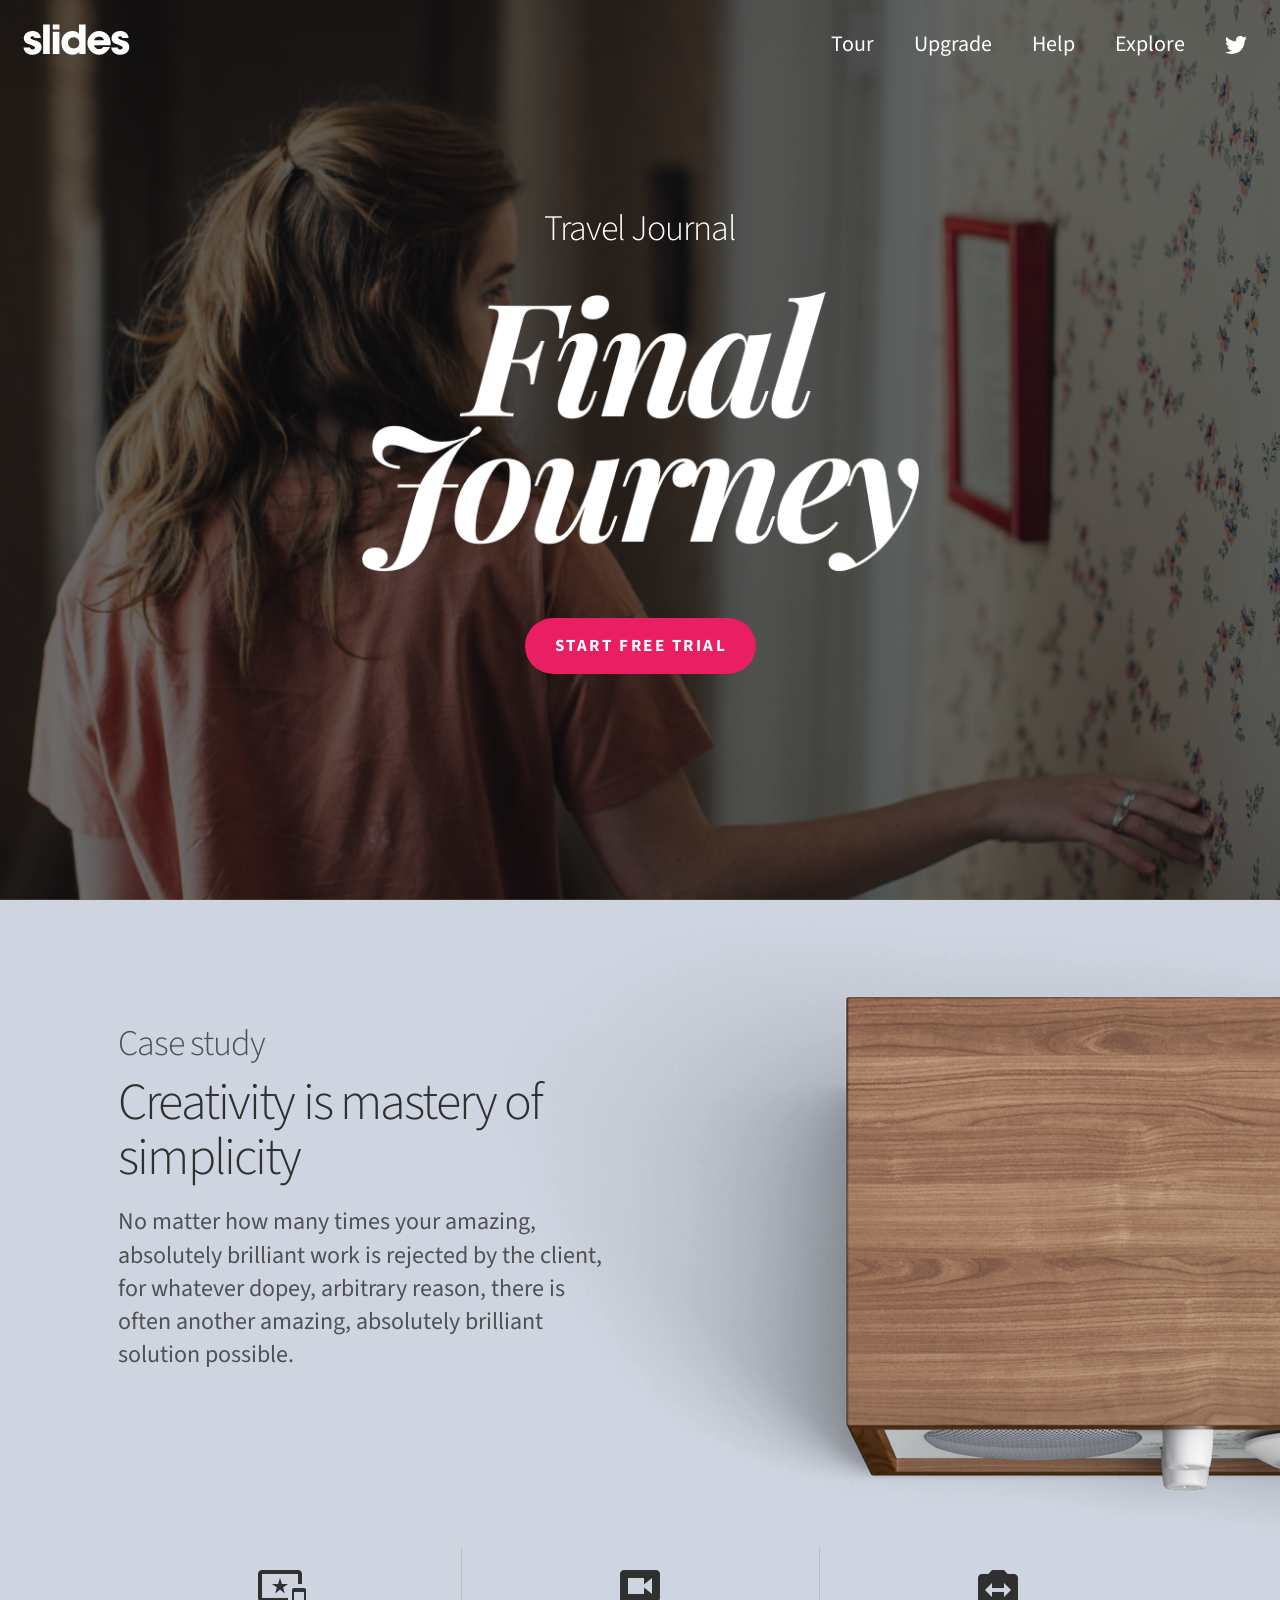
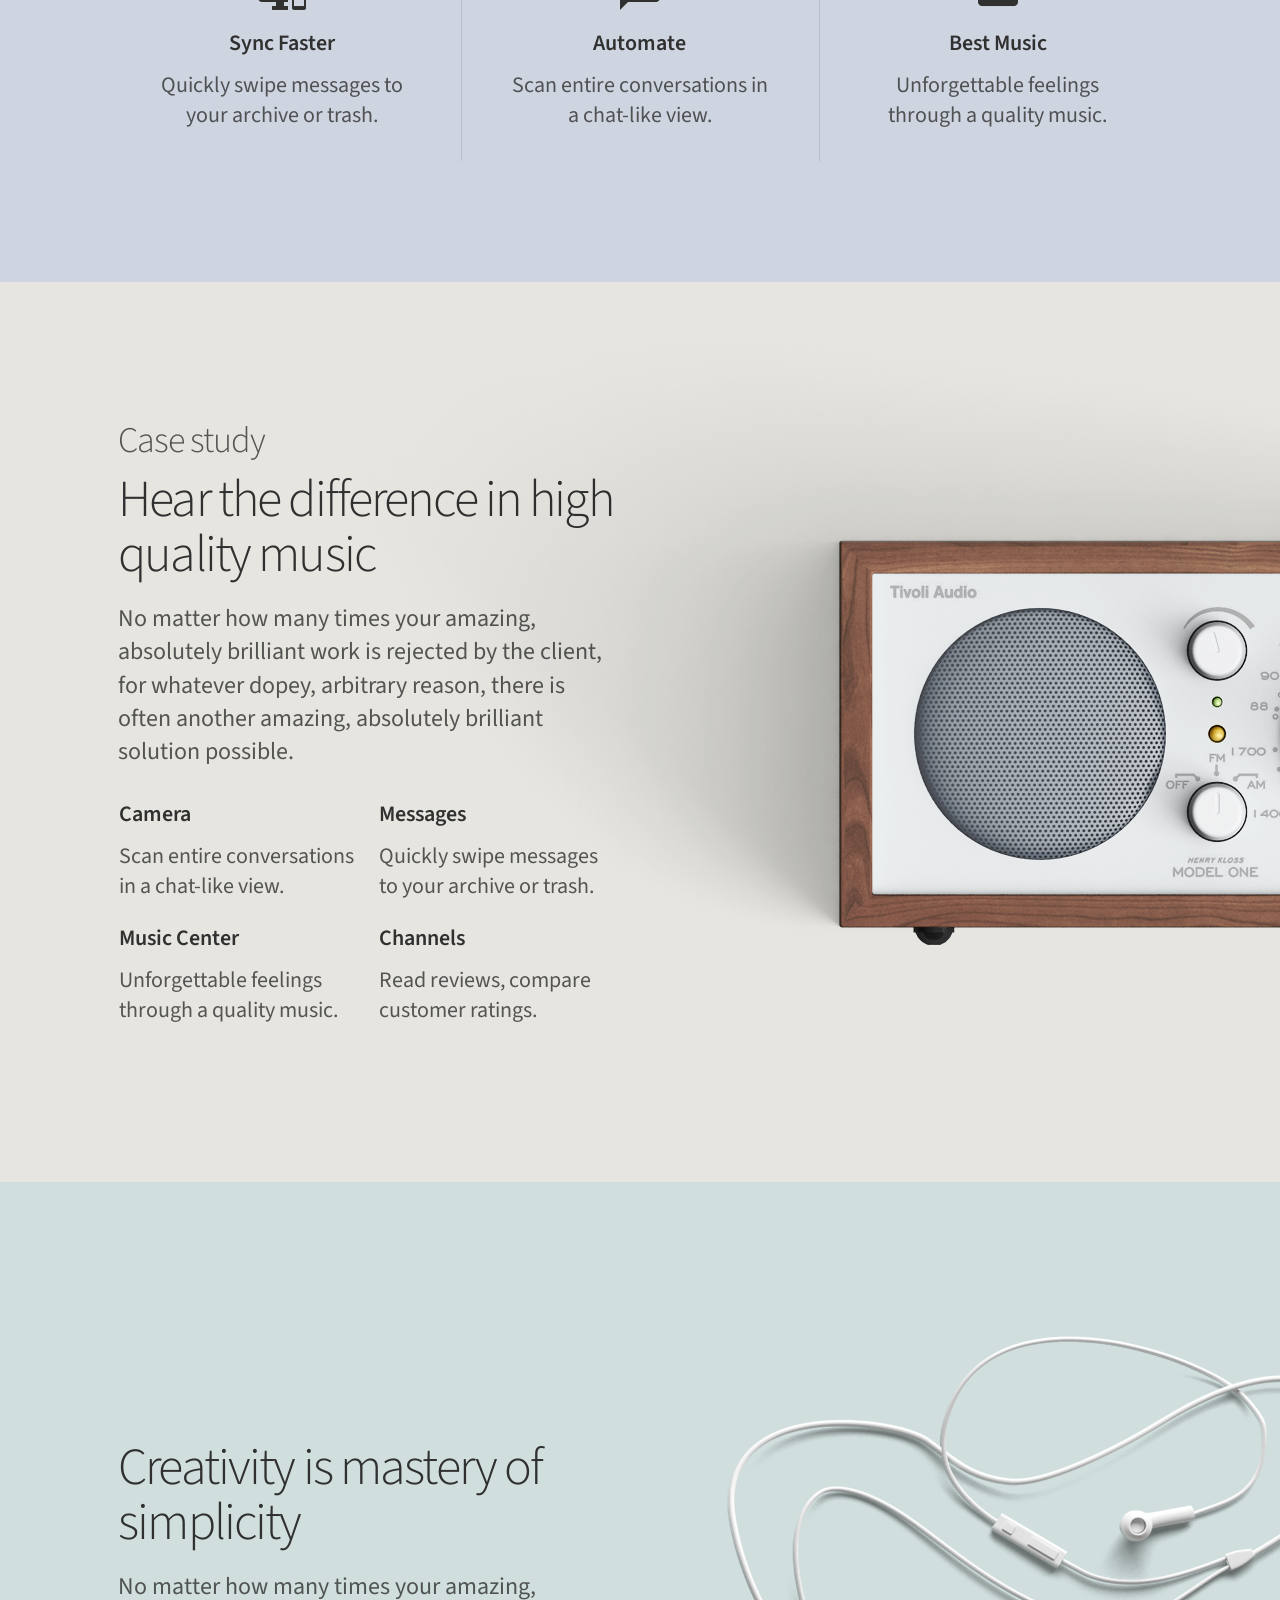
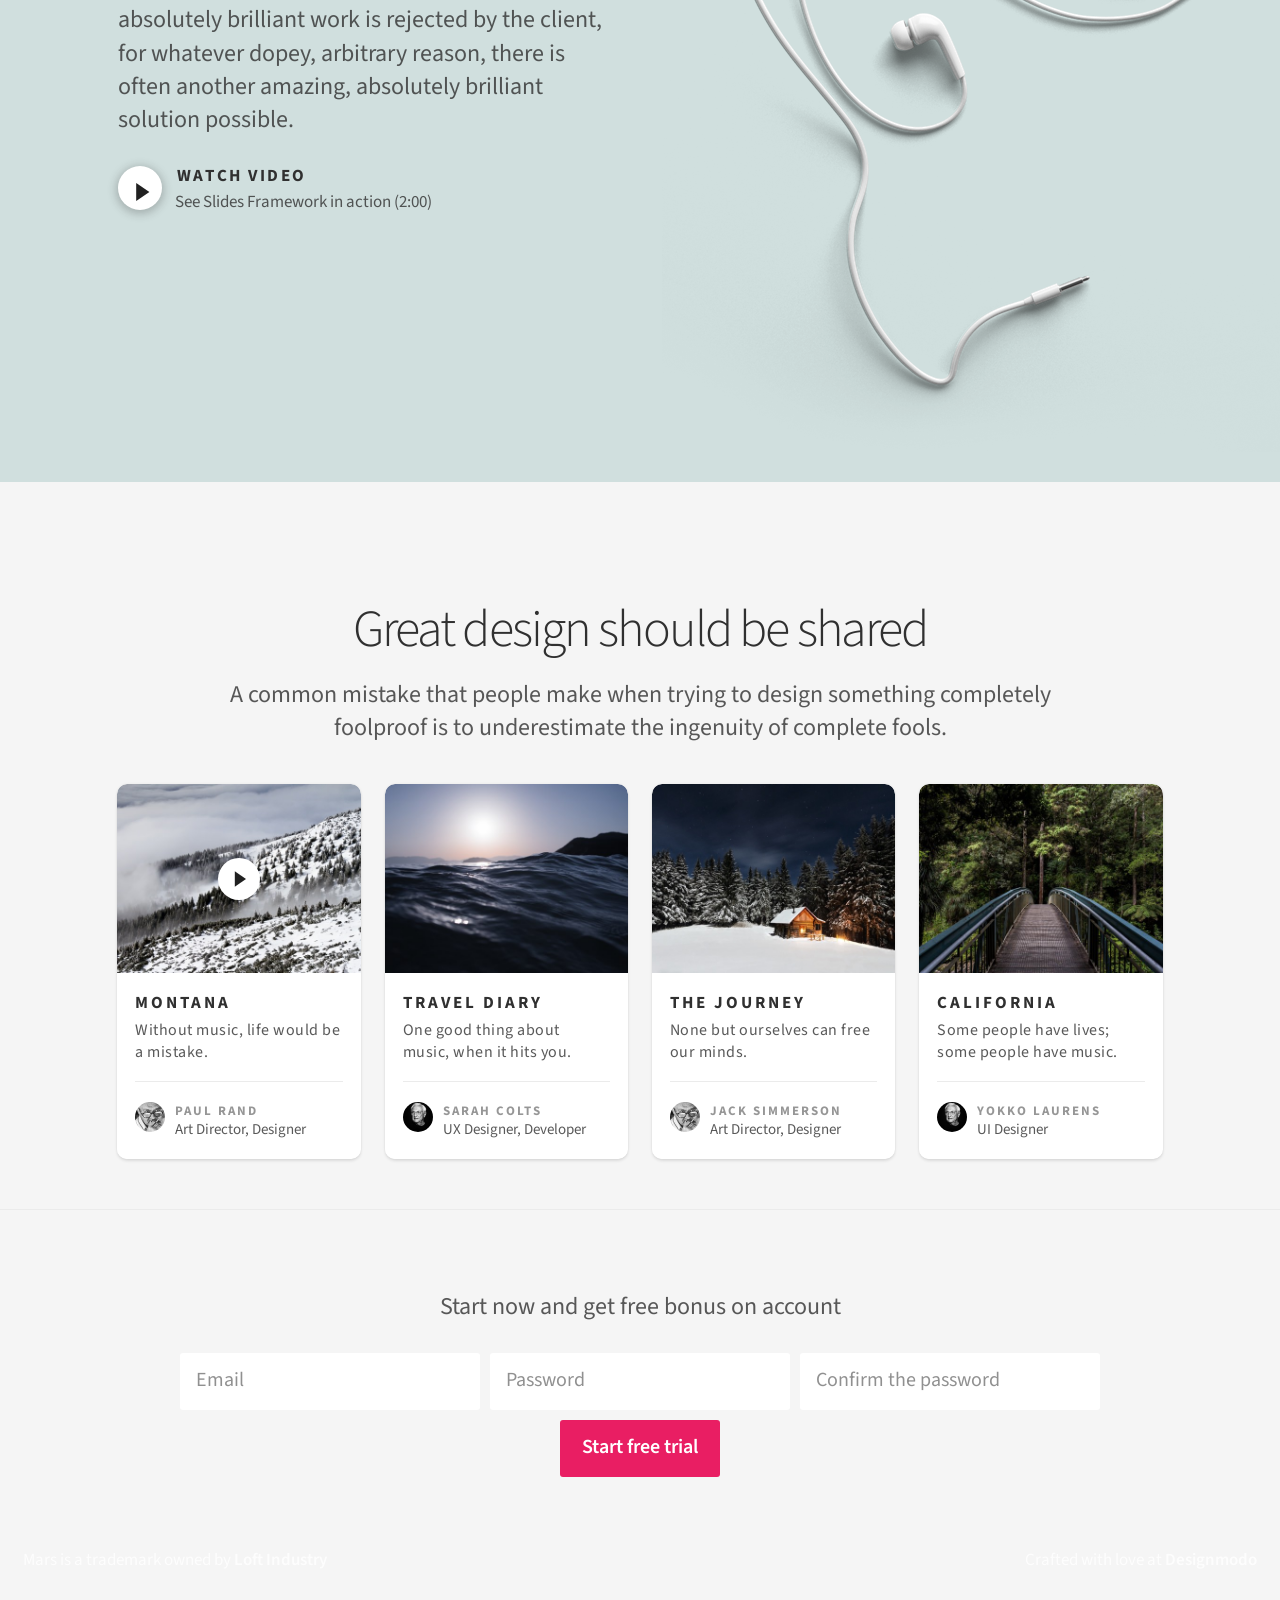
<file: templates/template-13.html>
<!doctype html>
<html>
	<head>
		<meta charset="UTF-8">
		<meta name="viewport" content="width=device-width, height=device-height, initial-scale=1.0, user-scalable=no">
		<meta name="apple-mobile-web-app-capable" content="yes" />

		<!-- Page Title -->
		<title>Template 13</title>

		<!-- Fonts and Material Icons -->
		<link href="https://fonts.googleapis.com/css?family=Source+Sans+Pro:200,300,400,600,700|Material+Icons" rel="stylesheet" type="text/css"/>
		

		<!-- Base Path to Scripts -->
		<base href="../">

		<!-- Styles -->
		<link href="css/slides.css" rel="stylesheet" type="text/css">

		<!-- Custom Styles -->
		<!--link href="css/custom.css" rel="stylesheet" type="text/css"-->

		<!-- Scripts -->
		<script src="https://code.jquery.com/jquery-2.2.4.min.js" integrity="sha256-BbhdlvQf/xTY9gja0Dq3HiwQF8LaCRTXxZKRutelT44=" crossorigin="anonymous"></script>
		<script src="js/plugins.js" type="text/javascript" name="plugins"></script>
		<script src="js/slides.js" type="text/javascript" name="main-scripts"></script>

		<!-- Custom Scripts -->
		<!--script src="js/custom.js" type="text/javascript" name="custom-scripts"></script-->
		 
	</head>
	<body class="slides scroll animated">
		

<!-- SVG Library -->
<svg xmlns="http://www.w3.org/2000/svg" style="display:none">
  
  <symbol id="logo" viewBox="0 0 106 31"><path d="M17.413 14.04c-.56-5.84-5.6-7-8.52-7-4.6 0-8.6 2.92-8.6 7.52 0 3 2.4 4.88 5.28 5.8 4.24 1.64 5.88 1.84 5.88 3.36 0 1.08-1.2 1.72-2.32 1.72-.28 0-2.24 0-2.52-2.04h-6.6c.6 5.84 5.68 7.36 9.04 7.36 4.92 0 9.04-2.88 9.04-7.76 0-4.8-4-5.92-7.76-6.96-1.76-.52-3.4-1.2-3.4-2.2 0-.6.48-1.48 1.88-1.48 1.96 0 2.04 1.2 2.08 1.68h6.52zm2.222 15.96h6.64v-29.6h-6.64v29.6zm9.662-24.56h6.64v-5.04h-6.64v5.04zm0 24.56h6.64v-22.2h-6.64v22.2zm32.782-29.6h-6.64v9.28c-.72-.72-2.6-2.64-6.52-2.64-5.64 0-11 4.28-11 11.8 0 6.68 4.4 11.88 11.12 11.88 4.48 0 6.08-2.2 6.72-3.12v2.4h6.32v-29.6zm-17.52 18.4c0-2.56 1.8-5.56 5.64-5.56 1.56 0 2.96.56 3.96 1.56 1 .96 1.64 2.32 1.64 3.92.08 1.64-.52 3.08-1.56 4.12s-2.52 1.68-4.12 1.68c-3.12 0-5.56-2.28-5.56-5.68v-.04zm42.502 2.4c.52-4.08-.32-7.64-3.12-10.64-2.08-2.2-5-3.52-8.4-3.52-6.76 0-11.64 5.72-11.64 11.92 0 6.6 5.4 11.76 11.76 11.76 2.28 0 4.48-.68 6.32-2 1.88-1.28 3.44-3.2 4.52-5.68h-6.8c-.8 1.16-1.92 2.08-4.04 2.08-2.6 0-4.84-1.56-5.12-3.92h16.52zm-16.44-5.04c.16-1.04 1.52-3.52 4.96-3.52s4.8 2.48 4.96 3.52h-9.92zm34.502-2.12c-.56-5.84-5.6-7-8.52-7-4.6 0-8.6 2.92-8.6 7.52 0 3 2.4 4.88 5.28 5.8 4.24 1.64 5.88 1.84 5.88 3.36 0 1.08-1.2 1.72-2.32 1.72-.28 0-2.24 0-2.52-2.04h-6.6c.6 5.84 5.68 7.36 9.04 7.36 4.92 0 9.04-2.88 9.04-7.76 0-4.8-4-5.92-7.76-6.96-1.76-.52-3.4-1.2-3.4-2.2 0-.6.48-1.48 1.88-1.48 1.96 0 2.04 1.2 2.08 1.68h6.52z"/></symbol>
  
  <symbol id="logo-icon" viewBox="0 0 50 41"><path d="M4,12h42c2.2,0,4,1.8,4,4v21c0,2.2-1.8,4-4,4H4c-2.2,0-4-1.8-4-4V16C0,13.8,1.8,12,4,12z"/><path opacity="0.6" d="M45.5,9h-41C3.7,9,3,8.3,3,7.5v0C3,6.7,3.7,6,4.5,6h41C46.3,6,47,6.7,47,7.5v0C47,8.3,46.3,9,45.5,9z"/><path opacity="0.4" d="M7.5,0h35C43.3,0,44,0.7,44,1.5v0C44,2.3,43.3,3,42.5,3h-35C6.7,3,6,2.3,6,1.5v0C6,0.7,6.7,0,7.5,0z"/></symbol>
  
  <symbol id="close" viewBox="0 0 30 30"><path d="M15 0c-8.3 0-15 6.7-15 15s6.7 15 15 15 15-6.7 15-15-6.7-15-15-15zm5.7 19.3c.4.4.4 1 0 1.4-.2.2-.4.3-.7.3s-.5-.1-.7-.3l-4.3-4.3-4.3 4.3c-.2.2-.4.3-.7.3s-.5-.1-.7-.3c-.4-.4-.4-1 0-1.4l4.3-4.3-4.3-4.3c-.4-.4-.4-1 0-1.4s1-.4 1.4 0l4.3 4.3 4.3-4.3c.4-.4 1-.4 1.4 0s.4 1 0 1.4l-4.3 4.3 4.3 4.3z"/></symbol>
  
  <symbol id="close-small" viewBox="0 0 11 11"><path d="M6.914 5.5l3.793-3.793c.391-.391.391-1.023 0-1.414s-1.023-.391-1.414 0l-3.793 3.793-3.793-3.793c-.391-.391-1.023-.391-1.414 0s-.391 1.023 0 1.414l3.793 3.793-3.793 3.793c-.391.391-.391 1.023 0 1.414.195.195.451.293.707.293s.512-.098.707-.293l3.793-3.793 3.793 3.793c.195.195.451.293.707.293s.512-.098.707-.293c.391-.391.391-1.023 0-1.414l-3.793-3.793z"/></symbol>

  <symbol id="arrow-left" viewBox="0 0 31 72"><path d="M30 72c-.3 0-.6-.1-.8-.4l-29-34c-.3-.4-.3-.9 0-1.3l29-36c.3-.4 1-.5 1.4-.2.4.3.5 1 .2 1.4l-28.5 35.5 28.5 33.4c.4.4.3 1.1-.1 1.4-.2.1-.5.2-.7.2z"/></symbol>
  
  <symbol id="arrow-right" viewBox="0 0 31 72"><path d="M1 0c.3 0 .6.1.8.4l29 34c.3.4.3.9 0 1.3l-29 36c-.3.4-1 .5-1.4.2-.4-.3-.5-1-.2-1.4l28.5-35.5-28.5-33.4c-.4-.4-.3-1.1.1-1.4.2-.1.5-.2.7-.2z"/></symbol>
  
  <symbol id="back" viewBox="0 0 20 20"><path d="M2.3 10.7l5 5c.4.4 1 .4 1.4 0s.4-1 0-1.4l-3.3-3.3h11.6c.6 0 1-.4 1-1s-.4-1-1-1h-11.6l3.3-3.3c.4-.4.4-1 0-1.4-.2-.2-.4-.3-.7-.3s-.5.1-.7.3l-5 5c-.2.2-.3.5-.3.7 0 .2.1.5.3.7z"/></symbol>
  
  <symbol id="menu" viewBox="0 0 22 22"><path d="M1 5h20c.6 0 1-.4 1-1s-.4-1-1-1h-20c-.6 0-1 .4-1 1s.4 1 1 1zm20 5h-20c-.6 0-1 .4-1 1s.4 1 1 1h20c.6 0 1-.4 1-1s-.4-1-1-1zm0 7h-20c-.6 0-1 .4-1 1s.4 1 1 1h20c.6 0 1-.4 1-1s-.4-1-1-1z"/></symbol>
  
  <symbol id="share" viewBox="0 0 22 22"><path d="M21 10c-.6 0-1 .4-1 1v7h-18v-7c0-.6-.4-1-1-1s-1 .4-1 1v7c0 1.1.9 2 2 2h18c1.1 0 2-.9 2-2v-7c0-.6-.4-1-1-1zM5.5 7.5c.3 0 .5-.1.7-.3l3.8-3.8v9.6c0 .6.4 1 1 1s1-.4 1-1v-9.6l3.8 3.8c.2.2.5.3.7.3s.5-.1.7-.3c.4-.4.4-1 0-1.4l-5.5-5.5c-.1-.1-.2-.2-.3-.2-.2-.1-.5-.1-.8 0l-.3.2-5.5 5.5c-.4.4-.4 1 0 1.4.2.2.4.3.7.3z"/></symbol>
  
  <symbol id="arrow-down" viewBox="0 0 24 24"><path d="M12 18c-.2 0-.5-.1-.7-.3l-11-10c-.4-.4-.4-1-.1-1.4.4-.4 1-.4 1.4-.1l10.4 9.4 10.3-9.4c.4-.4 1-.3 1.4.1.4.4.3 1-.1 1.4l-11 10c-.1.2-.4.3-.6.3z"/></symbol>
  
  <symbol id="arrow-up" viewBox="0 0 24 24"><path d="M11.9 5.9c.2 0 .5.1.7.3l11 10c.4.4.4 1 .1 1.4-.4.4-1 .4-1.4.1l-10.4-9.4-10.3 9.4c-.4.4-1 .3-1.4-.1-.4-.4-.3-1 .1-1.4l11-10c.1-.2.4-.3.6-.3z"/></symbol>
  
  <symbol id="arrow-top" viewBox="0 0 24 24"><path d="M20.7 10.3l-8-8c-.4-.4-1-.4-1.4 0l-8 8c-.4.4-.4 1 0 1.4s1 .4 1.4 0l6.3-6.3v15.6c0 .6.4 1 1 1s1-.4 1-1v-15.6l6.3 6.3c.2.2.5.3.7.3s.5-.1.7-.3c.4-.4.4-1 0-1.4z"/></symbol>

  <symbol id="drop-down" viewBox="0 0 16 16"><polyline stroke-width="2" stroke-linecap="round" stroke-linejoin="round" stroke-miterlimit="10" points="1,5 8,12 15,5" fill="none"></polyline></symbol>
  
  <symbol id="play" viewBox="0 0 30 30"><path d="M7 30v-30l22 15z"/></symbol>
  
  <symbol id="login" viewBox="0 0 22 22"><path d="M13 2c0 .6.4 1 1 1h6v16h-6c-.6 0-1 .4-1 1s.4 1 1 1h6c1.1 0 2-.9 2-2v-16c0-1.1-.9-2-2-2h-6c-.6 0-1 .4-1 1zm-6.5 3.5c0 .3.1.5.3.7l3.8 3.8h-9.6c-.6 0-1 .4-1 1s.4 1 1 1h9.6l-3.8 3.8c-.2.2-.3.5-.3.7s.1.5.3.7c.4.4 1 .4 1.4 0l5.5-5.5c.1-.1.2-.2.2-.3.1-.2.1-.5 0-.8l-.2-.3-5.5-5.5c-.4-.4-1-.4-1.4 0-.2.2-.3.4-.3.7z"/></symbol>
  
  <symbol id="chat" viewBox="0 0 22 22"><path d="M11 22c-.1 0-.3 0-.4-.1-.4-.1-.6-.5-.6-.9v-4h-7.8c-1.2 0-2.2-1-2.2-2.2v-11.6c0-1.2 1-2.2 2.2-2.2h17.7c1.1 0 2.1 1 2.1 2.2v11.7c0 1.2-1 2.2-2.2 2.2h-3.4l-4.7 4.7c-.2.1-.4.2-.7.2zm-8.8-19c-.1 0-.2.1-.2.2v11.7s.1.1.2.1h8.8c.6 0 1 .4 1 1v2.6l3.3-3.3c.2-.2.4-.3.7-.3h3.8c.1 0 .2-.1.2-.2v-11.6c0-.1-.1-.2-.2-.2h-17.6zM5 6h6v2h-6zM5 10h10v2h-10z"/></symbol>
  
  <symbol id="mail" viewBox="0 0 22 22"><path d="M19.8 2h-17.6c-1.2 0-2.2 1-2.2 2.2v13.5c0 1.3 1 2.3 2.2 2.3h17.5c1.2 0 2.2-1 2.2-2.2v-13.6c.1-1.2-.9-2.2-2.1-2.2zm-17.6 2h17.5c.2 0 .3.1.3.2v.3l-9 6.3-9-6.3v-.3c0-.1.1-.2.2-.2zm17.6 14h-17.6c-.1 0-.2-.1-.2-.2v-10.9l8.1 5.7c.3.2.6.3.9.3.3 0 .6-.1.9-.3l8.1-5.7v10.9c0 .1-.1.2-.2.2z"/></symbol>

  <symbol id="sound-on" viewBox="0 0 22 22"><path d="M15 15c-.2 0-.4-.1-.6-.2-.4-.3-.5-1-.2-1.4.5-.7.8-1.5.8-2.4s-.3-1.7-.8-2.4c-.3-.4-.2-1.1.2-1.4.4-.3 1.1-.2 1.4.2.8 1 1.2 2.3 1.2 3.6s-.4 2.6-1.2 3.6c-.2.3-.5.4-.8.4zm4 2.3c-.2 0-.5-.1-.7-.2-.4-.4-.5-1-.1-1.4 1.2-1.3 1.8-3 1.8-4.7 0-1.8-.7-3.5-1.9-4.8-.4-.4-.4-1 0-1.4s1-.4 1.4 0c1.6 1.7 2.5 3.9 2.5 6.2 0 2.2-.8 4.3-2.2 6-.2.2-.5.3-.8.3zm-9 2.7c-.2 0-.4-.1-.6-.2l-4.8-3.8h-2.1c-1.4 0-2.5-1.1-2.5-2.5v-5c0-1.4 1.1-2.5 2.5-2.5h2.2l4.7-3.8c.3-.2.7-.3 1.1-.1.3.2.5.5.5.9v16c0 .4-.2.7-.6.9-.1.1-.3.1-.4.1zm-7.5-12c-.3 0-.5.2-.5.5v5c0 .3.2.5.5.5h2.5c.2 0 .4.1.6.2l3.4 2.7v-11.8l-3.4 2.7c-.2.1-.4.2-.6.2h-2.5z"/></symbol>
  
  <symbol id="sound-off" viewBox="0 0 22 22"><path d="M10.434 2.098c-.347-.165-.758-.119-1.058.121l-4.726 3.781h-2.154c-1.376 0-2.496 1.12-2.496 2.496v5.009c0 1.376 1.12 2.495 2.496 2.495h2.153l4.726 3.781c.181.145.402.219.625.219.147 0 .295-.032.433-.099.347-.167.567-.516.567-.901v-16c0-.384-.22-.735-.566-.902zm-1.434 14.821l-3.375-2.7c-.178-.142-.398-.219-.625-.219h-2.504c-.274 0-.496-.222-.496-.495v-5.009c0-.274.222-.496.496-.496h2.504c.227 0 .447-.077.625-.219l3.375-2.7v11.838zM19.414 11l2.293-2.293c.391-.391.391-1.023 0-1.414s-1.023-.391-1.414 0l-2.293 2.293-2.293-2.293c-.391-.391-1.023-.391-1.414 0s-.391 1.023 0 1.414l2.293 2.293-2.293 2.293c-.391.391-.391 1.023 0 1.414.195.195.451.293.707.293s.512-.098.707-.293l2.293-2.293 2.293 2.293c.195.195.451.293.707.293s.512-.098.707-.293c.391-.391.391-1.023 0-1.414l-2.293-2.293z"/></symbol>
  
  <!-- social -->
  <symbol id="apple" viewBox="-1 1 24 24"><path d="M17.6 13.8c0-3 2.5-4.5 2.6-4.6-1.4-2.1-3.6-2.3-4.4-2.4-1.9-.2-3.6 1.1-4.6 1.1-.9 0-2.4-1.1-4-1-2 0-3.9 1.2-5 3-2.1 3.7-.5 9.1 1.5 12.1 1 1.5 2.2 3.1 3.8 3 1.5-.1 2.1-1 3.9-1s2.4 1 4 1 2.7-1.5 3.7-2.9c1.2-1.7 1.6-3.3 1.7-3.4-.1-.1-3.2-1.3-3.2-4.9zm-3.1-9c.8-1 1.4-2.4 1.2-3.8-1.2 0-2.7.8-3.5 1.8-.8.9-1.5 2.3-1.3 3.7 1.4.1 2.8-.7 3.6-1.7z"/></symbol>

  <symbol id="dribbble" viewBox="0 0 24 24"><path d="M12 0c-6.7 0-12 5.3-12 12s5.3 12 12 12 12-5.3 12-12-5.3-12-12-12zm7.9 5.7c1.3 1.7 2.1 3.9 2.3 6.1-.4-.1-2.4-.4-4.7-.4-.8 0-1.5 0-2.3.1 0-.1-.1-.3-.3-.5l-.7-1.5c3.7-1.4 5.3-3.4 5.7-3.8zm-7.9-3.8c2.5 0 4.9.9 6.7 2.5-.3.4-1.9 2.3-5.2 3.6-1.6-2.9-3.3-5.3-3.7-5.9.6-.1 1.4-.2 2.2-.2zm-4.4 1c.4.6 2.1 3 3.7 5.8-4.4 1.2-8.2 1.2-9.2 1.2h-.1c.8-3.1 2.9-5.6 5.6-7zm-5.7 9.1v-.3h.3c1.2 0 5.6-.1 10.1-1.5l.8 1.6c-.1 0-.3 0-.4.1-5.1 1.6-7.9 6-8.3 6.7-1.6-1.7-2.5-4.1-2.5-6.6zm10.1 10.1c-2.3 0-4.4-.8-6.1-2.1.3-.5 2.4-4.4 7.9-6.3 1.3 3.6 2 6.7 2.1 7.6-1.2.6-2.6.8-3.9.8zm5.7-1.8c-.1-.8-.7-3.6-2-7.1.7-.1 1.3-.1 2-.1 2.1 0 3.7.4 4.1.5-.3 2.8-1.8 5.2-4.1 6.7z"/></symbol>

  <symbol id="facebook" viewBox="0 0 24 24"><path d="M24 1.3v21.3c0 .7-.6 1.3-1.3 1.3h-6.1v-9.3h3.1l.5-3.6h-3.6v-2.2c0-1.1.3-1.8 1.8-1.8h1.9v-3.2c-.3 0-1.5-.1-2.8-.1-2.8 0-4.7 1.7-4.7 4.8v2.7h-3.1v3.6h3.1v9.2h-11.5c-.7 0-1.3-.6-1.3-1.3v-21.4c0-.7.6-1.3 1.3-1.3h21.3c.8 0 1.4.6 1.4 1.3z"/></symbol>
   
  <symbol id="fb-like" viewBox="0 0 20 20"><path d="M0 8v12h5v-12h-5zm2.5 10.8c-.4 0-.8-.3-.8-.8 0-.4.3-.8.8-.8s.8.3.8.8c0 .4-.4.8-.8.8zm3.5-.8h9.5c1.1 0 1.7-1 1.7-1.7 0-.3-.4-1-.4-1 1.4-.3 1.7-1.2 1.7-1.7-.1-.5-.3-.9-.5-1 1-.4 1.5-1.1 1.4-1.9-.1-.8-1-1.5-1-1.5 1-.6.9-1.5.9-1.5-.3-1.3-1.5-1.7-1.7-1.7h-5.6s.3-.5.3-2.4-1.3-3.6-2.6-3.6c0 0-.7.1-1 .3v3.5l-2.7 4.4v9.8z"/></symbol>
  
  <symbol id="googlePlus" viewBox="0 1 24 24"><path d="M7.8 13.5h4.6c-.6 2-2.5 3.4-4.6 3.4-2.7 0-4.9-2.2-4.9-4.9s2.2-4.9 4.9-4.9c1.1 0 2.1.3 3 1l1.8-2.4c-1.4-1.1-3-1.6-4.8-1.6-4.3 0-7.9 3.5-7.9 7.9s3.5 7.9 7.9 7.9 7.9-3.5 7.9-7.9v-1.5h-7.9v3zM21.7 11v-2.2h-2v2.2h-2.2v2h2.2v2.2h2v-2.2h2.2v-2z"/></symbol>
  
  <symbol id="instagram" viewBox="0 0 24 24"><path d="M12 2.2c3.2 0 3.6 0 4.8.1 1.2.1 1.8.2 2.2.4.6.2 1 .5 1.4.9.4.4.7.8.9 1.4.2.4.4 1.1.4 2.2.1 1.3.1 1.6.1 4.8s0 3.6-.1 4.8c-.1 1.2-.2 1.8-.4 2.2-.2.6-.5 1-.9 1.4-.4.4-.8.7-1.4.9-.4.2-1.1.4-2.2.4-1.3.1-1.6.1-4.8.1s-3.6 0-4.8-.1c-1.2-.1-1.8-.2-2.2-.4-.6-.2-1-.5-1.4-.9-.4-.4-.7-.8-.9-1.4-.2-.4-.4-1.1-.4-2.2-.1-1.3-.1-1.6-.1-4.8s0-3.6.1-4.8c0-1.2.2-1.9.3-2.3.2-.6.5-1 .9-1.4.5-.4.9-.6 1.4-.9.4-.1 1.1-.3 2.3-.4h4.8m0-2.2c-3.3 0-3.7 0-4.9.1-1.3 0-2.2.2-3 .5-.7.3-1.4.7-2.1 1.4-.7.7-1.1 1.4-1.4 2.1-.3.8-.5 1.7-.5 3-.1 1.2-.1 1.6-.1 4.9 0 3.3 0 3.7.1 4.9.1 1.3.3 2.1.6 2.9.2.8.6 1.5 1.3 2.2.7.7 1.3 1.1 2.1 1.4.8.3 1.6.5 2.9.6h5s3.7 0 4.9-.1c1.3-.1 2.1-.3 2.9-.6.8-.3 1.5-.7 2.1-1.4.7-.7 1.1-1.3 1.4-2.1.3-.8.5-1.6.6-2.9.1-1.2.1-1.6.1-4.9s0-3.7-.1-4.9c-.1-1.3-.3-2.1-.6-2.9-.2-.8-.6-1.5-1.3-2.2-.7-.7-1.3-1.1-2.1-1.4-.8-.3-1.6-.5-2.9-.6h-5zM12 5.8c-3.4 0-6.2 2.8-6.2 6.2s2.8 6.2 6.2 6.2 6.2-2.8 6.2-6.2-2.8-6.2-6.2-6.2zm0 10.2c-2.2 0-4-1.8-4-4s1.8-4 4-4 4 1.8 4 4-1.8 4-4 4z"/><circle class="st0" cx="18.4" cy="5.6" r="1.4"/></symbol>
  
  <symbol id="linkedin" viewBox="0 0 24 24"><path d="M22.2 0h-20.4c-1 0-1.8.8-1.8 1.7v20.7c0 1 .8 1.7 1.8 1.7h20.5c1 0 1.8-.8 1.8-1.7v-20.7c-.1-.9-.9-1.7-1.9-1.7zm-14.9 20.2h-3.6v-10.9h3.6v10.9zm-1.8-12.4c-1.2 0-2-.8-2-1.9 0-1.1.8-1.9 2.1-1.9 1.2 0 2 .8 2 1.9-.1 1.1-.9 1.9-2.1 1.9zm14.8 12.4h-3.6v-5.8c0-1.5-.5-2.5-1.8-2.5-1 0-1.6.7-1.9 1.3-.1.2-.1.6-.1.9v6.1h-3.6v-10.9h3.6v1.5c.5-.7 1.3-1.8 3.3-1.8 2.4 0 4.2 1.6 4.2 4.9v6.3z"/></symbol>

  <symbol id="medium" viewBox="0 0 24 24"><path d="M7.601 5.357c-2.305-1.137-4.6-2.294-6.899-3.444-.577-.289-.694-.216-.694.43-.001 5.147.005 10.294-.008 15.441-.001.57.224.911.726 1.158 2.126 1.047 4.242 2.116 6.362 3.176l.326.151c.308.115.494-.016.562-.315.032-.14.02-.283.02-.438l.009-15.482c.002-.337-.091-.523-.404-.677zm15.983-.001c-2.369-1.184-4.74-2.366-7.101-3.565-.368-.187-.559-.114-.769.231-1.431 2.356-2.876 4.703-4.328 7.046-.144.233-.15.4-.004.637 1.605 2.593 3.198 5.193 4.795 7.79l.238.36.107-.138c2.426-3.948 4.848-7.898 7.283-11.841.204-.33.01-.405-.221-.52zm.413 16.185c.001-4.694.001-9.387.001-14.081v-.38l-.076-.023-7.257 11.812.257.156c2.095 1.05 4.191 2.098 6.287 3.146l.219.097c.314.112.489-.032.554-.329.027-.128.015-.265.015-.398zm-15.273-14.526c-.001 2.547.003 5.093-.008 7.64-.001.234.105.321.285.411 2.204 1.1 4.405 2.205 6.608 3.307l.333.12-7.183-11.692-.035.214z"/></symbol>
  
  <symbol id="pinterest" viewBox="0 0 24 24"><path d="M5.9 13.9c1.2-2-.4-2.5-.6-4-1-6.1 7.1-10.2 11.4-6 2.9 2.9 1 12-3.7 11-4.6-.9 2.2-8.1-1.4-9.5-3-1.1-4.6 3.6-3.2 5.9-.8 4-2.5 7.7-1.8 12.7 2.3-1.7 3.1-4.8 3.7-8.1 1.2.7 1.8 1.4 3.3 1.5 5.5.4 8.6-5.4 7.8-10.7-.7-4.7-5.5-7.1-10.6-6.6-4.1.4-8.1 3.7-8.3 8.3-.1 2.8.7 4.9 3.4 5.5z"/></symbol>
  
  <symbol id="stumbleupon" viewBox="0 0 24 24"><path d="M13.3 9.6l1.6.8 2.5-.8v-1.4c0-3-2.4-5.4-5.4-5.4s-5.4 2.4-5.4 5.4v7.5c0 .7-.6 1.3-1.3 1.3s-1.3-.6-1.3-1.3v-3.2h-4v3.2c0 3 2.4 5.4 5.4 5.4s5.4-2.4 5.4-5.4v-7.5c0-.7.6-1.3 1.3-1.3s1.3.6 1.3 1.3l-.1 1.4zm6.6 2.9v3.2c0 .7-.6 1.3-1.3 1.3s-1.3-.6-1.3-1.3v-3.2l-2.5.8-1.6-.8v3.2c0 3 2.4 5.4 5.4 5.4s5.4-2.4 5.4-5.4v-3.2h-4.1z"/></symbol>
  
  <symbol id="twitter" viewBox="0 1 24 23"><path d="M21.5 7.6v.6c0 6.6-5 14.1-14 14.1-2.8 0-5.4-.8-7.6-2.2l1.2.1c2.3 0 4.4-.8 6.1-2.1-2.2 0-4-1.5-4.6-3.4.3.1.6.1.9.1.5 0 .9-.1 1.3-.2-2.1-.6-3.8-2.6-3.8-5 .7.4 1.4.6 2.2.6-1.3-.9-2.2-2.4-2.2-4.1 0-.9.2-1.8.7-2.5 2.4 3 6.1 5 10.2 5.2-.1-.4-.1-.7-.1-1.1 0-2.7 2.2-5 4.9-5 1.4 0 2.7.6 3.6 1.6 1-.3 2.1-.7 3-1.3-.4 1.2-1.1 2.1-2.2 2.7 1-.1 1.9-.4 2.8-.8-.6 1.1-1.4 2-2.4 2.7z"/></symbol>
  
  <symbol id="tumblr" viewBox="0 0 23 23"><path d="M12.573 4.94v-4.94h-3.188c-.072.183-.11.4-.11.622-.034.107-.072.184-.072.293-.328 1.829-1.28 3.11-2.892 3.807-.476.218-.914.253-1.39.218v3.987h2.342c.039 5.603.039 8.493.039 8.64v.332c.294 2.449 1.573 3.914 3.843 4.463.914.257 1.901.366 2.892.366 1.279-.036 2.525-.256 3.771-.659v-4.685c-.731.22-1.395.402-1.977.583-1.135.333-2.087.113-2.857-.619-.073-.11-.183-.257-.221-.403-.106-.586-.178-1.206-.178-1.795v-6.222h5.083v-3.988h-5.085z"/></symbol>

  <symbol id="xing" viewBox="0 0 24 24"><path d="M3.647 4.74c-.208 0-.384.073-.472.216-.091.148-.077.338.02.531l2.34 4.051v.02l-3.678 6.49c-.096.191-.091.383 0 .531.088.142.244.236.452.236h3.461c.518 0 .767-.349.944-.669l3.737-6.608-2.38-4.15c-.172-.307-.433-.649-.964-.649h-3.46zm14.542-4.74c-.517 0-.741.326-.927.659l-7.702 13.658 4.918 9.023c.172.307.437.659.967.659h3.457c.208 0 .371-.079.459-.221.092-.148.09-.343-.007-.535l-4.88-8.915v-.023l7.664-13.551c.096-.191.098-.386.007-.534-.088-.142-.252-.221-.46-.221h-3.496z"/></symbol>
  
  <symbol id="youtube" viewBox="0 0 24 24"><path d="M23.6 6.3c-.3-1.2-1.4-2.2-2.6-2.3-3-.3-6-.3-9-.3s-6 0-9 .3c-1.2.1-2.3 1.1-2.6 2.3-.4 1.8-.4 3.8-.4 5.7 0 1.9 0 3.9.4 5.7.3 1.2 1.4 2.2 2.6 2.3 3 .3 6 .3 9 .3s6 0 9-.3c1.3-.1 2.3-1.1 2.6-2.4.4-1.7.4-3.7.4-5.6 0-1.9 0-3.9-.4-5.7zm-14.1 9v-6.6l6.5 3.3-6.5 3.3z"/></symbol>

</svg>

<!-- Panel Top #05 -->
<nav class="panel top fixed forceMobileView">
  <div class="sections desktop">
    <div class="left"><a href="#"><svg style="width:107px;height:31px"><use xmlns:xlink="http://www.w3.org/1999/xlink" xlink:href="#logo"></use></svg></a></div>
    <div class="right">
      <ul class="menu crop">
        <li><a href="#">Tour</a></li>
        <li><a href="#">Upgrade</a></li>
        <li><a href="#">Help</a></li>
        <li><a href="#">Explore</a></li>
        <li><a href="http://twitter.com/designmodo" target="_blank"><svg class="twitterIcon"><use xmlns:xlink="http://www.w3.org/1999/xlink" xlink:href="#twitter"></use></svg></a></li>
      </ul>
    </div>
  </div>
  <div class="sections compact hidden">
    <div class="left"><a href="#"><svg style="width:107px;height:31px"><use xmlns:xlink="http://www.w3.org/1999/xlink" xlink:href="#logo"></use></svg></a></div>
    <div class="right"><span class="button actionButton sidebarTrigger" data-sidebar-id="1"><svg><use xmlns:xlink="http://www.w3.org/1999/xlink" xlink:href="#menu"></use></svg></span></div>
  </div>
</nav>

<!-- Sidebar -->
<nav class="sidebar deepPurple" data-sidebar-id="1">
  <div class="close"><svg><use xmlns:xlink="http://www.w3.org/1999/xlink" xlink:href="#close"></use></svg></div>
  <div class="content">
    <a href="#" class="logo"><svg width="120" height="50"><use xmlns:xlink="http://www.w3.org/1999/xlink" xlink:href="#logo"></use></svg></a>
    <ul class="mainMenu uppercase">
      <li><a href="#">Tour</a></li>
      <li><a href="#">Upgrade</a></li>
      <li><a href="#">Help</a></li>
      <li><a href="#">Explore</a></li>
    </ul>
    <ul class="subMenu">
      <li><a href="#">About Us</a></li>
      <li><a href="#">Blog</a></li>
      <li><a href="#">Press & Media</a></li>
      <li><a href="#">Terms of Use</a></li>
      <li><a href="#">Privacy Policy</a></li>
      <li><a href="#">Contact Us</a></li>
    </ul>
    <ul class="social">
      <li><a href="#"><svg><use xmlns:xlink="http://www.w3.org/1999/xlink" xlink:href="#twitter"></use></svg></a></li>
      <li><a href="#"><svg><use xmlns:xlink="http://www.w3.org/1999/xlink" xlink:href="#facebook"></use></svg></a></li>
      <li><a href="#"><svg><use xmlns:xlink="http://www.w3.org/1999/xlink" xlink:href="#googlePlus"></use></svg></a></li>
      <li><a href="#"><svg><use xmlns:xlink="http://www.w3.org/1999/xlink" xlink:href="#pinterest"></use></svg></a></li>
    </ul>
  </div>
</nav>

<!-- Template #13 -->
<style>
.customLogo { padding-bottom:27%;}
.customSlide .wrap { padding-top:0px; padding-bottom:0px;}
.customBox { position:relative;}
.customBox-2 { padding:90px 0; }
.hr { position:relative; margin-top: 40px; margin-bottom: 80px; }
.hr:after {
  content: "";
	position: absolute;
	bottom: 0;
	width: 100%;
	background: #E3E3E3;
	height: 1px;
	left: 0;
  -webkit-transform:scaleX(3);
  transform:scaleX(3);
}

.slides .panel.top {
	-webkit-transition: 0.5s;
	transition: 0.5s;
}

.slides .panel.top a {
	-webkit-transition: opacity 0.15s;
	transition: opacity 0.15s;
}

.image-13-1 {
	margin: -23% 0 -6% -35%;
  max-width:none;
}

.image-13-2 {
	margin: -19% 0 -6% -65%;
  max-width:none;
}

.image-13-3 {
	margin: -21% 0 -47% 0%;
  max-width:none;
}

@media screen and (max-width:1023px) {
  .image-13-1,.image-13-2,.image-13-3 { max-width:100%;}
  .image-13-1 { margin:-4% 0 0 -17.2% }
  .image-13-2 { margin:-17% 0 0 -20%; }
  .image-13-3 { margin:0 auto; }
}

.slide.whiteSlide form input[type="text"],
.slide.whiteSlide form input[type="name"],
.slide.whiteSlide form input[type="email"],
.slide.whiteSlide form input[type="password"],
.slide.whiteSlide form textarea {
   box-shadow:none;
}
</style>

<!-- Slide #23 -->
<section class="slide fade scenic">
  <div class="content">
    <div class="container">
      <div class="wrap">
              
        <p class="hero ae-1">Travel Journal</h3>
        <div class="fix-6-12 ae-2 margin-top-4 margin-bottom-4"><img src="assets/img/templates/logo-13.png" alt="Final Journey"/></div>
        <a class="button round uppercase pink ae-5 fromAbove">Start Free Trial</a>

      </div>
    </div>
  </div>
  <div class="background" style="background-image:url(assets/img/templates/img-13.jpg)"></div>
</section>

<!-- Slide #73 -->
<section class="slide whiteSlide">
  <div class="content" style="background:#CFD5E0">
    <div class="container">
      <div class="wrap">
      
        <div class="fix-12-12">
          <ul class="grid">
            <li class="col-6-12 left box-73">
              <div class="ae-1"><p class="hero margin-bottom-1">Case study</p></div>
              <h1 class="ae-2">Creativity is mastery of simplicity</h1>
              <div class="ae-3"><p>No matter how many times your amazing, absolutely brilliant work is rejected by the client, for whatever dopey, arbitrary reason, there is often another amazing, absolutely brilliant solution possible.</p></div>
            </li>
            <li class="col-6-12 left ae-1 fromRight">
              <img class="image-13-1" src="assets/img/templates/img-13-1.png" alt="Radio Image"/>
            </li>
          </ul>
          
          <ul class="grid fixedSpaces equal center grid-73">
            <li class="col-4-12 ae-5">
              <a href="#" class="cell-73 equalElement">
                <i class="material-icons">important_devices</i>
                <h3>Sync Faster</h3>
                <p class="small">Quickly swipe messages to your archive or trash.</p>
              </a>
            </li>
            <li class="col-4-12 ae-6">
              <a href="#" class="cell-73 equalElement">
                <i class="material-icons">voice_chat</i>
                <h3>Automate</h3>
                <p class="small">Scan entire conversations in a chat-like view.</p>
              </a>
            </li>
            <li class="col-4-12 ae-7">
              <a href="#" class="cell-73 equalElement last">
                <i class="material-icons">switch_camera</i>
                <h3>Best Music</h3>
                <p class="small">Unforgettable feelings through a quality music.</p>
              </a>
            </li>
          </ul>
        </div>
        
      </div>
    </div>
  </div>
</section>

<!-- Slide #62 -->
<section class="slide whiteSlide">
  <div class="content" style="background:#E6E5E0">
    <div class="container">
      <div class="wrap">
          
        <div class="fix-12-12">
          <ul class="grid">
            <li class="col-6-12 left">
              <div class="ae-1"><p class="hero margin-bottom-1">Case study</p></div>
              <h1 class="ae-2">Hear the difference in high quality music</h1>
              <div class="ae-3"><p>No matter how many times your amazing, absolutely brilliant work is rejected by the client, for whatever dopey, arbitrary reason, there is often another amazing, absolutely brilliant solution possible.</p></div>
              <ul class="flex">
                <li class="col-6-12 ae-3">
                  <h3>Camera</h3>
                  <p class="small">Scan entire conversations in a chat-like view.</p>
                </li>
                <li class="col-6-12 ae-4">
                  <h3>Messages</h3>
                  <p class="small">Quickly swipe messages to your archive or trash.</p>
                </li>
                <li class="col-6-12 ae-5">
                  <h3>Music Center</h3>
                  <p class="small">Unforgettable feelings through a quality music.</p>
                </li>
                <li class="col-6-12 ae-6">
                  <h3>Channels</h3>
                  <p class="small">Read reviews, compare customer ratings.</p>
                </li>
              </ul>
            </li>
            <li class="col-6-12 left ae-1 fromRight image-62">
              <img class="image-13-2" src="assets/img/templates/img-13-2.png" alt="Radio Image"/>
            </li>
          </ul>
        </div>
        
      </div>
    </div>
  </div>
</section>

<!-- Slide #76 -->
<section class="slide whiteSlide">
  <div class="content" style="background:#D0DFDE">
    <div class="container">
      <div class="wrap">
      
        <div class="fix-12-12">
          <ul class="grid">
            <li class="col-6-12 left cell-32">
              <h1 class="ae-1">Creativity is mastery of simplicity</h1>
              <div class="ae-2"><p>No matter how many times your amazing, absolutely brilliant work is rejected by the client, for whatever dopey, arbitrary reason, there is often another amazing, absolutely brilliant solution possible.</p></div>
              <div class="sourceSans popupTrigger ae-4 fromRight" data-popup-id="76">
                <span class="button play white button-76 crop">
                  <svg><use xmlns:xlink="http://www.w3.org/1999/xlink" xlink:href="#play"></use></svg>
                </span>
                <p class="micro text-76"><span class="uppercase block">Watch video</span><span class="opacity-8">See Slides Framework in action (2:00)</span></p>
              </div>
            </li>
            <li class="col-6-12 left ae-1 fromRight">
              <img class="iphone-76 image-13-3" src="assets/img/templates/img-13-3.png" alt="Headphones Image"/>
            </li>
          </ul>
        </div>
        
      </div>
    </div>
  </div>
</section>

<!-- Popup Video -->
<div class="popup autoplay" data-popup-id="76">
  <div class="close"><svg><use xmlns:xlink="http://www.w3.org/1999/xlink" xlink:href="#close"></use></svg></div>
  <div class="content">
    <div class="container">
      <div class="wrap">
        <div class="fix-10-12">
          <div class="embedVideo popupContent">
            <iframe src="https://player.vimeo.com/video/101231747?color=ff0179&portrait=0" frameborder="0" webkitallowfullscreen mozallowfullscreen allowfullscreen></iframe>
          </div>
        </div>
      </div>
    </div>
  </div>
</div>

<!-- Slide #77 -->
<section class="slide whiteSlide autoHeight">
  <div class="content" style="background:#F5F5F5">
    <div class="container">
      <div class="wrap">
      
        <div class="fix-10-12 toCenter">
          <h1 class="ae-1">Great design should be shared</h1>
          <div class="ae-2 fix-9-12"><p>A common mistake that people make when trying to design something completely foolproof is to underestimate the ingenuity of complete fools.</p></div>
        </div>
        <div class="fix-12-12">  
          <ul class="grid grid-77 later equal left">
            <li class="col-3-12">
              <a href="#" class="box-77 ae-3 fromCenter">
                <div class="thumbnail-77 video popupTrigger" data-popup-id="77">
                  <img src="assets/img/inner-77-1.jpg" alt="Picture" class="wide"/>
                </div>
                <div class="details-77 equalElement">
                  <div class="table wide">
                    <div class="cell">
                      <div class="title-77">Montana</div>
                      <div class="description-77">Without music, life would be a mistake.</div>
                      <div class="author-77">
                        <img width="30" class="avatar-77 fromCenter" src="assets/img/avatar-1.jpg" alt="Paul Rand">
                        <div class="name-77">Paul Rand</div>
                        <p class="specs-77">Art Director, Designer</p>
                      </div>
                    </div>
                  </div>
                </div>
              </a>
            </li>
            <li class="col-3-12">
              <a href="#" class="box-77 ae-4 fromCenter">
                <div class="thumbnail-77">
                  <img src="assets/img/inner-77-2.jpg" alt="Picture" class="wide"/>
                </div>
                <div class="details-77 equalElement">
                  <div class="table wide">
                    <div class="cell">
                      <div class="title-77">Travel Diary</div>
                      <div class="description-77">One good thing about music, when it hits you.</div>
                      <div class="author-77">
                        <img width="30" class="avatar-77 fromCenter" src="assets/img/avatar-2.jpg" alt="Sarah Colts">
                        <div class="name-77">Sarah Colts</div>
                        <p class="specs-77">UX Designer, Developer</p>
                      </div>
                    </div>
                  </div>
                </div>
              </a>
            </li>
            <li class="col-3-12">
              <a href="#" class="box-77 ae-5 fromCenter">
                <div class="thumbnail-77">
                  <img src="assets/img/inner-77-3.jpg" alt="Picture" class="wide"/>
                </div>
                <div class="details-77 equalElement">
                  <div class="table wide">
                    <div class="cell">
                      <div class="title-77">The Journey</div>
                      <div class="description-77">None but ourselves can free our minds.</div>
                      <div class="author-77">
                        <img width="30" class="avatar-77 fromCenter" src="assets/img/avatar-1.jpg" alt="Jack Simmerson">
                        <div class="name-77">Jack Simmerson</div>
                        <p class="specs-77">Art Director, Designer</p>
                      </div>
                    </div>
                  </div>
                </div>
              </a>
            </li>
            <li class="col-3-12">
              <a href="#" class="box-77 ae-6 fromCenter">
                <div class="thumbnail-77">
                  <img src="assets/img/inner-77-4.jpg" alt="Picture" class="wide"/>
                </div>
                <div class="details-77 equalElement">
                  <div class="table wide">
                    <div class="cell">
                      <div class="title-77">California</div>
                      <div class="description-77">Some people have lives; some people have music.</div>
                      <div class="author-77">
                        <img width="30" class="avatar-77 fromCenter" src="assets/img/avatar-2.jpg" alt="Yokko Laurens">
                        <div class="name-77">Yokko Laurens</div>
                        <p class="specs-77">UI Designer</p>
                      </div>
                    </div>
                  </div>
                </div>
              </a>
            </li>
          </ul>
        </div>
        
        <div class="hr 1px" data-color="#ccc"></div>
        
        <div class="fix-12-12">
          <div class="ae-3"><p>Start now and get free bonus on account</p></div>
          <form action="#" autocomplete="off">
            <input type="email" class="ae-4 fromCenter" name="user-email" placeholder="Email" val=""/>
            <input type="password" class="ae-5 fromCenter" name="user-password" placeholder="Password" val=""/>
            <input type="password" class="ae-6 fromCenter" name="confirm-password" placeholder="Confirm the password" val=""/>
            <input type="submit" class="button pink ae-7 fromCenter" name="name" placeholder="Name" value="Start free trial"/>
          </form>
        </div>
        
      </div>
    </div>
  </div>
</section>

<!-- Panel Bottom #18 -->
<nav class="panel bottom forceMobileView">
  <div class="sections desktop">
    <div class="left"><p class="micro cropBottom">Mars is a trademark owned by <strong>Loft Industry</strong></p></div>
    <div class="right"><p class="micro cropBottom">Crafted with love at <strong>Designmodo</strong></p></div>
  </div>
  <div class="sections compact hidden">
    <div class="left"><p class="micro cropBottom"><strong>Loft Industry</strong></p></div>
    <div class="right"> </div>
  </div>
</nav>

<!-- Preloader -->
<div class="loadingIcon"><svg class="loading-icon" id="loading-circle" viewBox="0 0 18 18"><circle class="circle" opacity=".1" stroke="#fff" stroke-width="2" stroke-miterlimit="10" cx="9" cy="9" r="8" fill="none"></circle><circle class="dash" stroke-width="2" stroke-linecap="round" stroke-miterlimit="10" stroke-dasharray="1,100" cx="9" cy="9" r="8" fill="none"></circle></svg></div>
					
	</body>
</html>
</file>
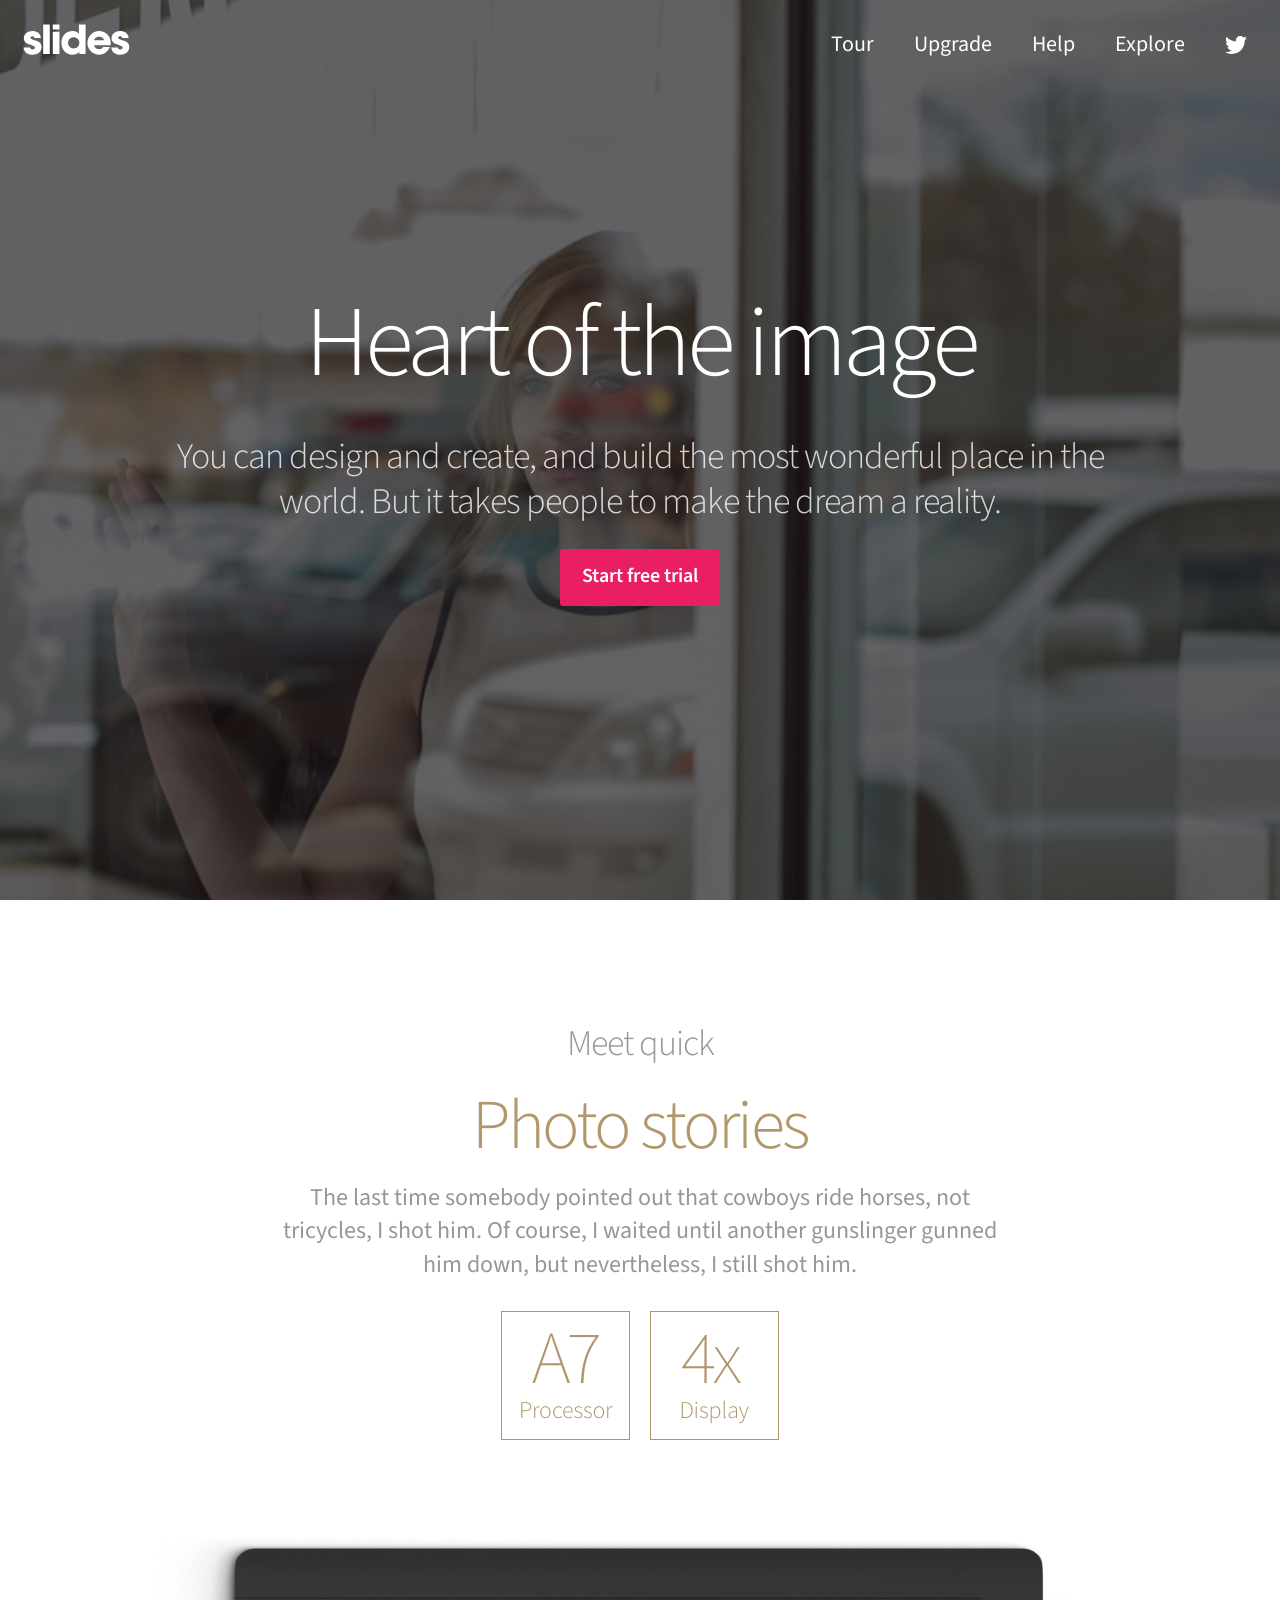
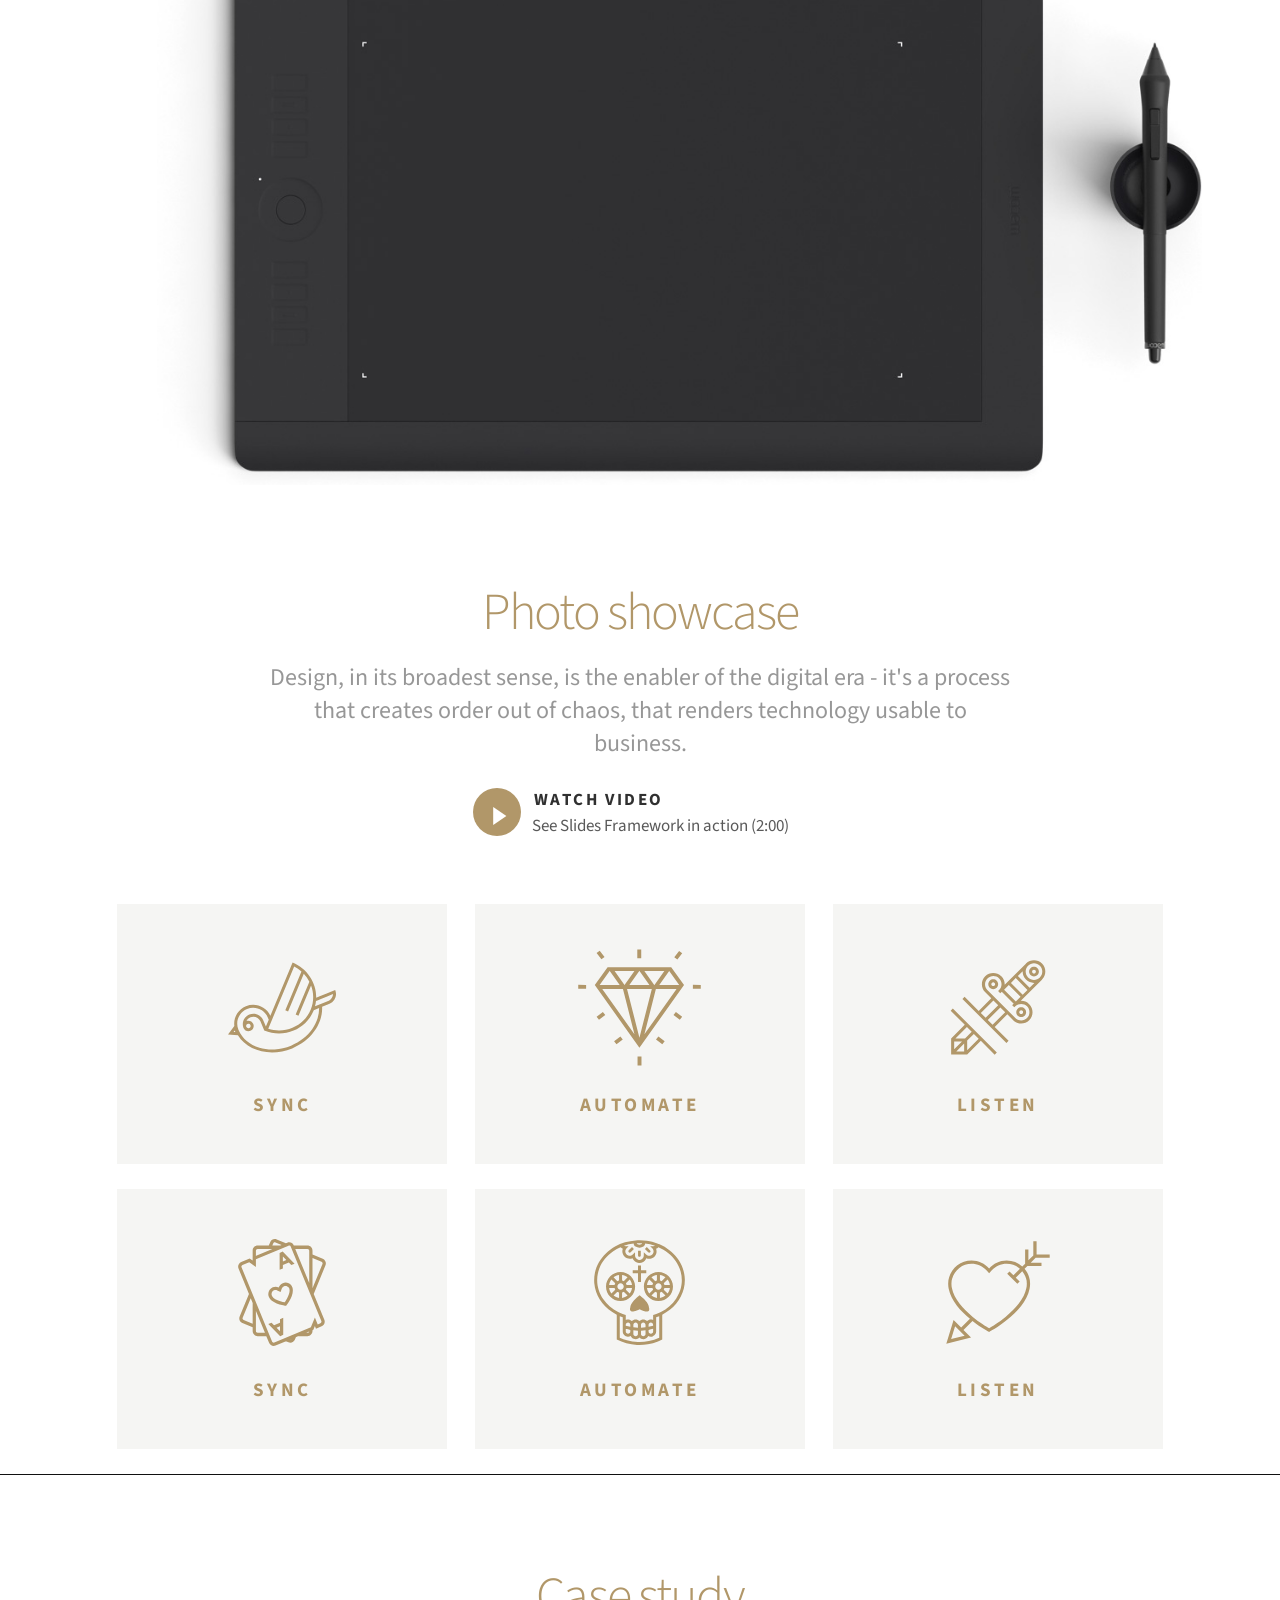
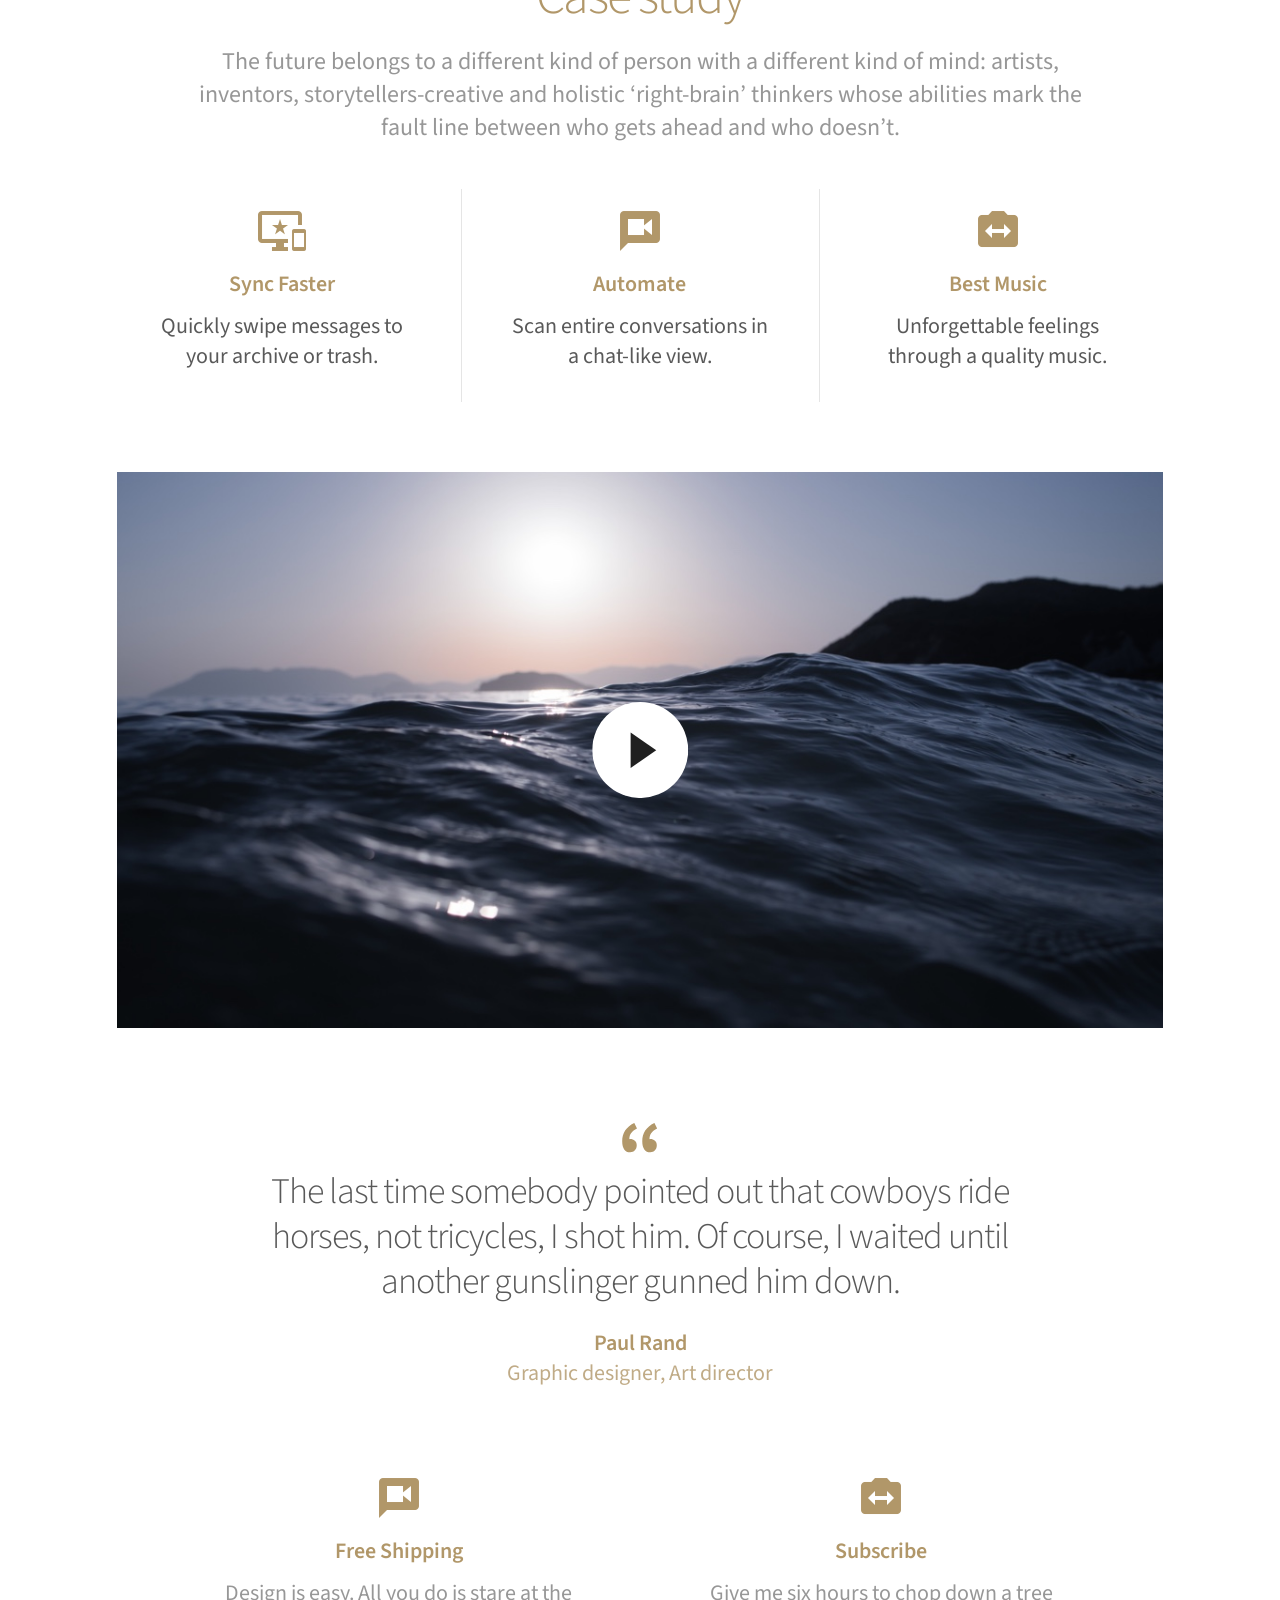
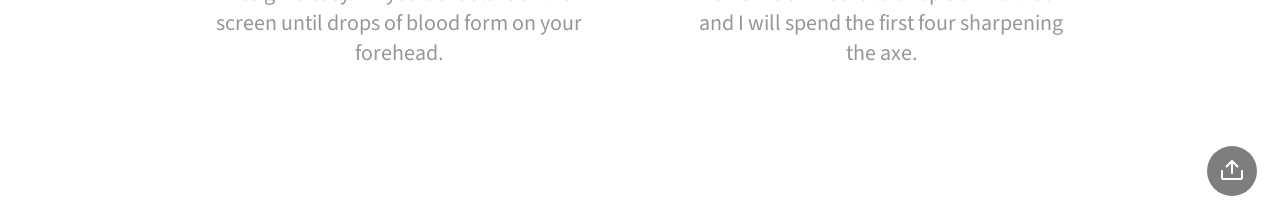
<file: templates/template-14.html>
<!doctype html>
<html>
	<head>
		<meta charset="UTF-8">
		<meta name="viewport" content="width=device-width, height=device-height, initial-scale=1.0, user-scalable=no">
		<meta name="apple-mobile-web-app-capable" content="yes" />

		<!-- Page Title -->
		<title>Template 14</title>

		<!-- Fonts and Material Icons -->
		<link href="https://fonts.googleapis.com/css?family=Source+Sans+Pro:200,300,400,600,700|Material+Icons" rel="stylesheet" type="text/css"/>
		

		<!-- Base Path to Scripts -->
		<base href="../">

		<!-- Styles -->
		<link href="css/slides.css" rel="stylesheet" type="text/css">

		<!-- Custom Styles -->
		<!--link href="css/custom.css" rel="stylesheet" type="text/css"-->

		<!-- Scripts -->
		<script src="https://code.jquery.com/jquery-2.2.4.min.js" integrity="sha256-BbhdlvQf/xTY9gja0Dq3HiwQF8LaCRTXxZKRutelT44=" crossorigin="anonymous"></script>
		<script src="js/plugins.js" type="text/javascript" name="plugins"></script>
		<script src="js/slides.js" type="text/javascript" name="main-scripts"></script>

		<!-- Custom Scripts -->
		<!--script src="js/custom.js" type="text/javascript" name="custom-scripts"></script-->
		 
	</head>
	<body class="slides scroll animated">
		

<!-- SVG Library -->
<svg xmlns="http://www.w3.org/2000/svg" style="display:none">
  
  <symbol id="logo" viewBox="0 0 106 31"><path d="M17.413 14.04c-.56-5.84-5.6-7-8.52-7-4.6 0-8.6 2.92-8.6 7.52 0 3 2.4 4.88 5.28 5.8 4.24 1.64 5.88 1.84 5.88 3.36 0 1.08-1.2 1.72-2.32 1.72-.28 0-2.24 0-2.52-2.04h-6.6c.6 5.84 5.68 7.36 9.04 7.36 4.92 0 9.04-2.88 9.04-7.76 0-4.8-4-5.92-7.76-6.96-1.76-.52-3.4-1.2-3.4-2.2 0-.6.48-1.48 1.88-1.48 1.96 0 2.04 1.2 2.08 1.68h6.52zm2.222 15.96h6.64v-29.6h-6.64v29.6zm9.662-24.56h6.64v-5.04h-6.64v5.04zm0 24.56h6.64v-22.2h-6.64v22.2zm32.782-29.6h-6.64v9.28c-.72-.72-2.6-2.64-6.52-2.64-5.64 0-11 4.28-11 11.8 0 6.68 4.4 11.88 11.12 11.88 4.48 0 6.08-2.2 6.72-3.12v2.4h6.32v-29.6zm-17.52 18.4c0-2.56 1.8-5.56 5.64-5.56 1.56 0 2.96.56 3.96 1.56 1 .96 1.64 2.32 1.64 3.92.08 1.64-.52 3.08-1.56 4.12s-2.52 1.68-4.12 1.68c-3.12 0-5.56-2.28-5.56-5.68v-.04zm42.502 2.4c.52-4.08-.32-7.64-3.12-10.64-2.08-2.2-5-3.52-8.4-3.52-6.76 0-11.64 5.72-11.64 11.92 0 6.6 5.4 11.76 11.76 11.76 2.28 0 4.48-.68 6.32-2 1.88-1.28 3.44-3.2 4.52-5.68h-6.8c-.8 1.16-1.92 2.08-4.04 2.08-2.6 0-4.84-1.56-5.12-3.92h16.52zm-16.44-5.04c.16-1.04 1.52-3.52 4.96-3.52s4.8 2.48 4.96 3.52h-9.92zm34.502-2.12c-.56-5.84-5.6-7-8.52-7-4.6 0-8.6 2.92-8.6 7.52 0 3 2.4 4.88 5.28 5.8 4.24 1.64 5.88 1.84 5.88 3.36 0 1.08-1.2 1.72-2.32 1.72-.28 0-2.24 0-2.52-2.04h-6.6c.6 5.84 5.68 7.36 9.04 7.36 4.92 0 9.04-2.88 9.04-7.76 0-4.8-4-5.92-7.76-6.96-1.76-.52-3.4-1.2-3.4-2.2 0-.6.48-1.48 1.88-1.48 1.96 0 2.04 1.2 2.08 1.68h6.52z"/></symbol>
  
  <symbol id="logo-icon" viewBox="0 0 50 41"><path d="M4,12h42c2.2,0,4,1.8,4,4v21c0,2.2-1.8,4-4,4H4c-2.2,0-4-1.8-4-4V16C0,13.8,1.8,12,4,12z"/><path opacity="0.6" d="M45.5,9h-41C3.7,9,3,8.3,3,7.5v0C3,6.7,3.7,6,4.5,6h41C46.3,6,47,6.7,47,7.5v0C47,8.3,46.3,9,45.5,9z"/><path opacity="0.4" d="M7.5,0h35C43.3,0,44,0.7,44,1.5v0C44,2.3,43.3,3,42.5,3h-35C6.7,3,6,2.3,6,1.5v0C6,0.7,6.7,0,7.5,0z"/></symbol>
  
  <symbol id="close" viewBox="0 0 30 30"><path d="M15 0c-8.3 0-15 6.7-15 15s6.7 15 15 15 15-6.7 15-15-6.7-15-15-15zm5.7 19.3c.4.4.4 1 0 1.4-.2.2-.4.3-.7.3s-.5-.1-.7-.3l-4.3-4.3-4.3 4.3c-.2.2-.4.3-.7.3s-.5-.1-.7-.3c-.4-.4-.4-1 0-1.4l4.3-4.3-4.3-4.3c-.4-.4-.4-1 0-1.4s1-.4 1.4 0l4.3 4.3 4.3-4.3c.4-.4 1-.4 1.4 0s.4 1 0 1.4l-4.3 4.3 4.3 4.3z"/></symbol>
  
  <symbol id="close-small" viewBox="0 0 11 11"><path d="M6.914 5.5l3.793-3.793c.391-.391.391-1.023 0-1.414s-1.023-.391-1.414 0l-3.793 3.793-3.793-3.793c-.391-.391-1.023-.391-1.414 0s-.391 1.023 0 1.414l3.793 3.793-3.793 3.793c-.391.391-.391 1.023 0 1.414.195.195.451.293.707.293s.512-.098.707-.293l3.793-3.793 3.793 3.793c.195.195.451.293.707.293s.512-.098.707-.293c.391-.391.391-1.023 0-1.414l-3.793-3.793z"/></symbol>

  <symbol id="arrow-left" viewBox="0 0 31 72"><path d="M30 72c-.3 0-.6-.1-.8-.4l-29-34c-.3-.4-.3-.9 0-1.3l29-36c.3-.4 1-.5 1.4-.2.4.3.5 1 .2 1.4l-28.5 35.5 28.5 33.4c.4.4.3 1.1-.1 1.4-.2.1-.5.2-.7.2z"/></symbol>
  
  <symbol id="arrow-right" viewBox="0 0 31 72"><path d="M1 0c.3 0 .6.1.8.4l29 34c.3.4.3.9 0 1.3l-29 36c-.3.4-1 .5-1.4.2-.4-.3-.5-1-.2-1.4l28.5-35.5-28.5-33.4c-.4-.4-.3-1.1.1-1.4.2-.1.5-.2.7-.2z"/></symbol>
  
  <symbol id="back" viewBox="0 0 20 20"><path d="M2.3 10.7l5 5c.4.4 1 .4 1.4 0s.4-1 0-1.4l-3.3-3.3h11.6c.6 0 1-.4 1-1s-.4-1-1-1h-11.6l3.3-3.3c.4-.4.4-1 0-1.4-.2-.2-.4-.3-.7-.3s-.5.1-.7.3l-5 5c-.2.2-.3.5-.3.7 0 .2.1.5.3.7z"/></symbol>
  
  <symbol id="menu" viewBox="0 0 22 22"><path d="M1 5h20c.6 0 1-.4 1-1s-.4-1-1-1h-20c-.6 0-1 .4-1 1s.4 1 1 1zm20 5h-20c-.6 0-1 .4-1 1s.4 1 1 1h20c.6 0 1-.4 1-1s-.4-1-1-1zm0 7h-20c-.6 0-1 .4-1 1s.4 1 1 1h20c.6 0 1-.4 1-1s-.4-1-1-1z"/></symbol>
  
  <symbol id="share" viewBox="0 0 22 22"><path d="M21 10c-.6 0-1 .4-1 1v7h-18v-7c0-.6-.4-1-1-1s-1 .4-1 1v7c0 1.1.9 2 2 2h18c1.1 0 2-.9 2-2v-7c0-.6-.4-1-1-1zM5.5 7.5c.3 0 .5-.1.7-.3l3.8-3.8v9.6c0 .6.4 1 1 1s1-.4 1-1v-9.6l3.8 3.8c.2.2.5.3.7.3s.5-.1.7-.3c.4-.4.4-1 0-1.4l-5.5-5.5c-.1-.1-.2-.2-.3-.2-.2-.1-.5-.1-.8 0l-.3.2-5.5 5.5c-.4.4-.4 1 0 1.4.2.2.4.3.7.3z"/></symbol>
  
  <symbol id="arrow-down" viewBox="0 0 24 24"><path d="M12 18c-.2 0-.5-.1-.7-.3l-11-10c-.4-.4-.4-1-.1-1.4.4-.4 1-.4 1.4-.1l10.4 9.4 10.3-9.4c.4-.4 1-.3 1.4.1.4.4.3 1-.1 1.4l-11 10c-.1.2-.4.3-.6.3z"/></symbol>
  
  <symbol id="arrow-up" viewBox="0 0 24 24"><path d="M11.9 5.9c.2 0 .5.1.7.3l11 10c.4.4.4 1 .1 1.4-.4.4-1 .4-1.4.1l-10.4-9.4-10.3 9.4c-.4.4-1 .3-1.4-.1-.4-.4-.3-1 .1-1.4l11-10c.1-.2.4-.3.6-.3z"/></symbol>
  
  <symbol id="arrow-top" viewBox="0 0 24 24"><path d="M20.7 10.3l-8-8c-.4-.4-1-.4-1.4 0l-8 8c-.4.4-.4 1 0 1.4s1 .4 1.4 0l6.3-6.3v15.6c0 .6.4 1 1 1s1-.4 1-1v-15.6l6.3 6.3c.2.2.5.3.7.3s.5-.1.7-.3c.4-.4.4-1 0-1.4z"/></symbol>

  <symbol id="drop-down" viewBox="0 0 16 16"><polyline stroke-width="2" stroke-linecap="round" stroke-linejoin="round" stroke-miterlimit="10" points="1,5 8,12 15,5" fill="none"></polyline></symbol>
  
  <symbol id="play" viewBox="0 0 30 30"><path d="M7 30v-30l22 15z"/></symbol>
  
  <symbol id="login" viewBox="0 0 22 22"><path d="M13 2c0 .6.4 1 1 1h6v16h-6c-.6 0-1 .4-1 1s.4 1 1 1h6c1.1 0 2-.9 2-2v-16c0-1.1-.9-2-2-2h-6c-.6 0-1 .4-1 1zm-6.5 3.5c0 .3.1.5.3.7l3.8 3.8h-9.6c-.6 0-1 .4-1 1s.4 1 1 1h9.6l-3.8 3.8c-.2.2-.3.5-.3.7s.1.5.3.7c.4.4 1 .4 1.4 0l5.5-5.5c.1-.1.2-.2.2-.3.1-.2.1-.5 0-.8l-.2-.3-5.5-5.5c-.4-.4-1-.4-1.4 0-.2.2-.3.4-.3.7z"/></symbol>
  
  <symbol id="chat" viewBox="0 0 22 22"><path d="M11 22c-.1 0-.3 0-.4-.1-.4-.1-.6-.5-.6-.9v-4h-7.8c-1.2 0-2.2-1-2.2-2.2v-11.6c0-1.2 1-2.2 2.2-2.2h17.7c1.1 0 2.1 1 2.1 2.2v11.7c0 1.2-1 2.2-2.2 2.2h-3.4l-4.7 4.7c-.2.1-.4.2-.7.2zm-8.8-19c-.1 0-.2.1-.2.2v11.7s.1.1.2.1h8.8c.6 0 1 .4 1 1v2.6l3.3-3.3c.2-.2.4-.3.7-.3h3.8c.1 0 .2-.1.2-.2v-11.6c0-.1-.1-.2-.2-.2h-17.6zM5 6h6v2h-6zM5 10h10v2h-10z"/></symbol>
  
  <symbol id="mail" viewBox="0 0 22 22"><path d="M19.8 2h-17.6c-1.2 0-2.2 1-2.2 2.2v13.5c0 1.3 1 2.3 2.2 2.3h17.5c1.2 0 2.2-1 2.2-2.2v-13.6c.1-1.2-.9-2.2-2.1-2.2zm-17.6 2h17.5c.2 0 .3.1.3.2v.3l-9 6.3-9-6.3v-.3c0-.1.1-.2.2-.2zm17.6 14h-17.6c-.1 0-.2-.1-.2-.2v-10.9l8.1 5.7c.3.2.6.3.9.3.3 0 .6-.1.9-.3l8.1-5.7v10.9c0 .1-.1.2-.2.2z"/></symbol>

  <symbol id="sound-on" viewBox="0 0 22 22"><path d="M15 15c-.2 0-.4-.1-.6-.2-.4-.3-.5-1-.2-1.4.5-.7.8-1.5.8-2.4s-.3-1.7-.8-2.4c-.3-.4-.2-1.1.2-1.4.4-.3 1.1-.2 1.4.2.8 1 1.2 2.3 1.2 3.6s-.4 2.6-1.2 3.6c-.2.3-.5.4-.8.4zm4 2.3c-.2 0-.5-.1-.7-.2-.4-.4-.5-1-.1-1.4 1.2-1.3 1.8-3 1.8-4.7 0-1.8-.7-3.5-1.9-4.8-.4-.4-.4-1 0-1.4s1-.4 1.4 0c1.6 1.7 2.5 3.9 2.5 6.2 0 2.2-.8 4.3-2.2 6-.2.2-.5.3-.8.3zm-9 2.7c-.2 0-.4-.1-.6-.2l-4.8-3.8h-2.1c-1.4 0-2.5-1.1-2.5-2.5v-5c0-1.4 1.1-2.5 2.5-2.5h2.2l4.7-3.8c.3-.2.7-.3 1.1-.1.3.2.5.5.5.9v16c0 .4-.2.7-.6.9-.1.1-.3.1-.4.1zm-7.5-12c-.3 0-.5.2-.5.5v5c0 .3.2.5.5.5h2.5c.2 0 .4.1.6.2l3.4 2.7v-11.8l-3.4 2.7c-.2.1-.4.2-.6.2h-2.5z"/></symbol>
  
  <symbol id="sound-off" viewBox="0 0 22 22"><path d="M10.434 2.098c-.347-.165-.758-.119-1.058.121l-4.726 3.781h-2.154c-1.376 0-2.496 1.12-2.496 2.496v5.009c0 1.376 1.12 2.495 2.496 2.495h2.153l4.726 3.781c.181.145.402.219.625.219.147 0 .295-.032.433-.099.347-.167.567-.516.567-.901v-16c0-.384-.22-.735-.566-.902zm-1.434 14.821l-3.375-2.7c-.178-.142-.398-.219-.625-.219h-2.504c-.274 0-.496-.222-.496-.495v-5.009c0-.274.222-.496.496-.496h2.504c.227 0 .447-.077.625-.219l3.375-2.7v11.838zM19.414 11l2.293-2.293c.391-.391.391-1.023 0-1.414s-1.023-.391-1.414 0l-2.293 2.293-2.293-2.293c-.391-.391-1.023-.391-1.414 0s-.391 1.023 0 1.414l2.293 2.293-2.293 2.293c-.391.391-.391 1.023 0 1.414.195.195.451.293.707.293s.512-.098.707-.293l2.293-2.293 2.293 2.293c.195.195.451.293.707.293s.512-.098.707-.293c.391-.391.391-1.023 0-1.414l-2.293-2.293z"/></symbol>
  
  <!-- social -->
  <symbol id="apple" viewBox="-1 1 24 24"><path d="M17.6 13.8c0-3 2.5-4.5 2.6-4.6-1.4-2.1-3.6-2.3-4.4-2.4-1.9-.2-3.6 1.1-4.6 1.1-.9 0-2.4-1.1-4-1-2 0-3.9 1.2-5 3-2.1 3.7-.5 9.1 1.5 12.1 1 1.5 2.2 3.1 3.8 3 1.5-.1 2.1-1 3.9-1s2.4 1 4 1 2.7-1.5 3.7-2.9c1.2-1.7 1.6-3.3 1.7-3.4-.1-.1-3.2-1.3-3.2-4.9zm-3.1-9c.8-1 1.4-2.4 1.2-3.8-1.2 0-2.7.8-3.5 1.8-.8.9-1.5 2.3-1.3 3.7 1.4.1 2.8-.7 3.6-1.7z"/></symbol>

  <symbol id="dribbble" viewBox="0 0 24 24"><path d="M12 0c-6.7 0-12 5.3-12 12s5.3 12 12 12 12-5.3 12-12-5.3-12-12-12zm7.9 5.7c1.3 1.7 2.1 3.9 2.3 6.1-.4-.1-2.4-.4-4.7-.4-.8 0-1.5 0-2.3.1 0-.1-.1-.3-.3-.5l-.7-1.5c3.7-1.4 5.3-3.4 5.7-3.8zm-7.9-3.8c2.5 0 4.9.9 6.7 2.5-.3.4-1.9 2.3-5.2 3.6-1.6-2.9-3.3-5.3-3.7-5.9.6-.1 1.4-.2 2.2-.2zm-4.4 1c.4.6 2.1 3 3.7 5.8-4.4 1.2-8.2 1.2-9.2 1.2h-.1c.8-3.1 2.9-5.6 5.6-7zm-5.7 9.1v-.3h.3c1.2 0 5.6-.1 10.1-1.5l.8 1.6c-.1 0-.3 0-.4.1-5.1 1.6-7.9 6-8.3 6.7-1.6-1.7-2.5-4.1-2.5-6.6zm10.1 10.1c-2.3 0-4.4-.8-6.1-2.1.3-.5 2.4-4.4 7.9-6.3 1.3 3.6 2 6.7 2.1 7.6-1.2.6-2.6.8-3.9.8zm5.7-1.8c-.1-.8-.7-3.6-2-7.1.7-.1 1.3-.1 2-.1 2.1 0 3.7.4 4.1.5-.3 2.8-1.8 5.2-4.1 6.7z"/></symbol>

  <symbol id="facebook" viewBox="0 0 24 24"><path d="M24 1.3v21.3c0 .7-.6 1.3-1.3 1.3h-6.1v-9.3h3.1l.5-3.6h-3.6v-2.2c0-1.1.3-1.8 1.8-1.8h1.9v-3.2c-.3 0-1.5-.1-2.8-.1-2.8 0-4.7 1.7-4.7 4.8v2.7h-3.1v3.6h3.1v9.2h-11.5c-.7 0-1.3-.6-1.3-1.3v-21.4c0-.7.6-1.3 1.3-1.3h21.3c.8 0 1.4.6 1.4 1.3z"/></symbol>
   
  <symbol id="fb-like" viewBox="0 0 20 20"><path d="M0 8v12h5v-12h-5zm2.5 10.8c-.4 0-.8-.3-.8-.8 0-.4.3-.8.8-.8s.8.3.8.8c0 .4-.4.8-.8.8zm3.5-.8h9.5c1.1 0 1.7-1 1.7-1.7 0-.3-.4-1-.4-1 1.4-.3 1.7-1.2 1.7-1.7-.1-.5-.3-.9-.5-1 1-.4 1.5-1.1 1.4-1.9-.1-.8-1-1.5-1-1.5 1-.6.9-1.5.9-1.5-.3-1.3-1.5-1.7-1.7-1.7h-5.6s.3-.5.3-2.4-1.3-3.6-2.6-3.6c0 0-.7.1-1 .3v3.5l-2.7 4.4v9.8z"/></symbol>
  
  <symbol id="googlePlus" viewBox="0 1 24 24"><path d="M7.8 13.5h4.6c-.6 2-2.5 3.4-4.6 3.4-2.7 0-4.9-2.2-4.9-4.9s2.2-4.9 4.9-4.9c1.1 0 2.1.3 3 1l1.8-2.4c-1.4-1.1-3-1.6-4.8-1.6-4.3 0-7.9 3.5-7.9 7.9s3.5 7.9 7.9 7.9 7.9-3.5 7.9-7.9v-1.5h-7.9v3zM21.7 11v-2.2h-2v2.2h-2.2v2h2.2v2.2h2v-2.2h2.2v-2z"/></symbol>
  
  <symbol id="instagram" viewBox="0 0 24 24"><path d="M12 2.2c3.2 0 3.6 0 4.8.1 1.2.1 1.8.2 2.2.4.6.2 1 .5 1.4.9.4.4.7.8.9 1.4.2.4.4 1.1.4 2.2.1 1.3.1 1.6.1 4.8s0 3.6-.1 4.8c-.1 1.2-.2 1.8-.4 2.2-.2.6-.5 1-.9 1.4-.4.4-.8.7-1.4.9-.4.2-1.1.4-2.2.4-1.3.1-1.6.1-4.8.1s-3.6 0-4.8-.1c-1.2-.1-1.8-.2-2.2-.4-.6-.2-1-.5-1.4-.9-.4-.4-.7-.8-.9-1.4-.2-.4-.4-1.1-.4-2.2-.1-1.3-.1-1.6-.1-4.8s0-3.6.1-4.8c0-1.2.2-1.9.3-2.3.2-.6.5-1 .9-1.4.5-.4.9-.6 1.4-.9.4-.1 1.1-.3 2.3-.4h4.8m0-2.2c-3.3 0-3.7 0-4.9.1-1.3 0-2.2.2-3 .5-.7.3-1.4.7-2.1 1.4-.7.7-1.1 1.4-1.4 2.1-.3.8-.5 1.7-.5 3-.1 1.2-.1 1.6-.1 4.9 0 3.3 0 3.7.1 4.9.1 1.3.3 2.1.6 2.9.2.8.6 1.5 1.3 2.2.7.7 1.3 1.1 2.1 1.4.8.3 1.6.5 2.9.6h5s3.7 0 4.9-.1c1.3-.1 2.1-.3 2.9-.6.8-.3 1.5-.7 2.1-1.4.7-.7 1.1-1.3 1.4-2.1.3-.8.5-1.6.6-2.9.1-1.2.1-1.6.1-4.9s0-3.7-.1-4.9c-.1-1.3-.3-2.1-.6-2.9-.2-.8-.6-1.5-1.3-2.2-.7-.7-1.3-1.1-2.1-1.4-.8-.3-1.6-.5-2.9-.6h-5zM12 5.8c-3.4 0-6.2 2.8-6.2 6.2s2.8 6.2 6.2 6.2 6.2-2.8 6.2-6.2-2.8-6.2-6.2-6.2zm0 10.2c-2.2 0-4-1.8-4-4s1.8-4 4-4 4 1.8 4 4-1.8 4-4 4z"/><circle class="st0" cx="18.4" cy="5.6" r="1.4"/></symbol>
  
  <symbol id="linkedin" viewBox="0 0 24 24"><path d="M22.2 0h-20.4c-1 0-1.8.8-1.8 1.7v20.7c0 1 .8 1.7 1.8 1.7h20.5c1 0 1.8-.8 1.8-1.7v-20.7c-.1-.9-.9-1.7-1.9-1.7zm-14.9 20.2h-3.6v-10.9h3.6v10.9zm-1.8-12.4c-1.2 0-2-.8-2-1.9 0-1.1.8-1.9 2.1-1.9 1.2 0 2 .8 2 1.9-.1 1.1-.9 1.9-2.1 1.9zm14.8 12.4h-3.6v-5.8c0-1.5-.5-2.5-1.8-2.5-1 0-1.6.7-1.9 1.3-.1.2-.1.6-.1.9v6.1h-3.6v-10.9h3.6v1.5c.5-.7 1.3-1.8 3.3-1.8 2.4 0 4.2 1.6 4.2 4.9v6.3z"/></symbol>

  <symbol id="medium" viewBox="0 0 24 24"><path d="M7.601 5.357c-2.305-1.137-4.6-2.294-6.899-3.444-.577-.289-.694-.216-.694.43-.001 5.147.005 10.294-.008 15.441-.001.57.224.911.726 1.158 2.126 1.047 4.242 2.116 6.362 3.176l.326.151c.308.115.494-.016.562-.315.032-.14.02-.283.02-.438l.009-15.482c.002-.337-.091-.523-.404-.677zm15.983-.001c-2.369-1.184-4.74-2.366-7.101-3.565-.368-.187-.559-.114-.769.231-1.431 2.356-2.876 4.703-4.328 7.046-.144.233-.15.4-.004.637 1.605 2.593 3.198 5.193 4.795 7.79l.238.36.107-.138c2.426-3.948 4.848-7.898 7.283-11.841.204-.33.01-.405-.221-.52zm.413 16.185c.001-4.694.001-9.387.001-14.081v-.38l-.076-.023-7.257 11.812.257.156c2.095 1.05 4.191 2.098 6.287 3.146l.219.097c.314.112.489-.032.554-.329.027-.128.015-.265.015-.398zm-15.273-14.526c-.001 2.547.003 5.093-.008 7.64-.001.234.105.321.285.411 2.204 1.1 4.405 2.205 6.608 3.307l.333.12-7.183-11.692-.035.214z"/></symbol>
  
  <symbol id="pinterest" viewBox="0 0 24 24"><path d="M5.9 13.9c1.2-2-.4-2.5-.6-4-1-6.1 7.1-10.2 11.4-6 2.9 2.9 1 12-3.7 11-4.6-.9 2.2-8.1-1.4-9.5-3-1.1-4.6 3.6-3.2 5.9-.8 4-2.5 7.7-1.8 12.7 2.3-1.7 3.1-4.8 3.7-8.1 1.2.7 1.8 1.4 3.3 1.5 5.5.4 8.6-5.4 7.8-10.7-.7-4.7-5.5-7.1-10.6-6.6-4.1.4-8.1 3.7-8.3 8.3-.1 2.8.7 4.9 3.4 5.5z"/></symbol>
  
  <symbol id="stumbleupon" viewBox="0 0 24 24"><path d="M13.3 9.6l1.6.8 2.5-.8v-1.4c0-3-2.4-5.4-5.4-5.4s-5.4 2.4-5.4 5.4v7.5c0 .7-.6 1.3-1.3 1.3s-1.3-.6-1.3-1.3v-3.2h-4v3.2c0 3 2.4 5.4 5.4 5.4s5.4-2.4 5.4-5.4v-7.5c0-.7.6-1.3 1.3-1.3s1.3.6 1.3 1.3l-.1 1.4zm6.6 2.9v3.2c0 .7-.6 1.3-1.3 1.3s-1.3-.6-1.3-1.3v-3.2l-2.5.8-1.6-.8v3.2c0 3 2.4 5.4 5.4 5.4s5.4-2.4 5.4-5.4v-3.2h-4.1z"/></symbol>
  
  <symbol id="twitter" viewBox="0 1 24 23"><path d="M21.5 7.6v.6c0 6.6-5 14.1-14 14.1-2.8 0-5.4-.8-7.6-2.2l1.2.1c2.3 0 4.4-.8 6.1-2.1-2.2 0-4-1.5-4.6-3.4.3.1.6.1.9.1.5 0 .9-.1 1.3-.2-2.1-.6-3.8-2.6-3.8-5 .7.4 1.4.6 2.2.6-1.3-.9-2.2-2.4-2.2-4.1 0-.9.2-1.8.7-2.5 2.4 3 6.1 5 10.2 5.2-.1-.4-.1-.7-.1-1.1 0-2.7 2.2-5 4.9-5 1.4 0 2.7.6 3.6 1.6 1-.3 2.1-.7 3-1.3-.4 1.2-1.1 2.1-2.2 2.7 1-.1 1.9-.4 2.8-.8-.6 1.1-1.4 2-2.4 2.7z"/></symbol>
  
  <symbol id="tumblr" viewBox="0 0 23 23"><path d="M12.573 4.94v-4.94h-3.188c-.072.183-.11.4-.11.622-.034.107-.072.184-.072.293-.328 1.829-1.28 3.11-2.892 3.807-.476.218-.914.253-1.39.218v3.987h2.342c.039 5.603.039 8.493.039 8.64v.332c.294 2.449 1.573 3.914 3.843 4.463.914.257 1.901.366 2.892.366 1.279-.036 2.525-.256 3.771-.659v-4.685c-.731.22-1.395.402-1.977.583-1.135.333-2.087.113-2.857-.619-.073-.11-.183-.257-.221-.403-.106-.586-.178-1.206-.178-1.795v-6.222h5.083v-3.988h-5.085z"/></symbol>

  <symbol id="xing" viewBox="0 0 24 24"><path d="M3.647 4.74c-.208 0-.384.073-.472.216-.091.148-.077.338.02.531l2.34 4.051v.02l-3.678 6.49c-.096.191-.091.383 0 .531.088.142.244.236.452.236h3.461c.518 0 .767-.349.944-.669l3.737-6.608-2.38-4.15c-.172-.307-.433-.649-.964-.649h-3.46zm14.542-4.74c-.517 0-.741.326-.927.659l-7.702 13.658 4.918 9.023c.172.307.437.659.967.659h3.457c.208 0 .371-.079.459-.221.092-.148.09-.343-.007-.535l-4.88-8.915v-.023l7.664-13.551c.096-.191.098-.386.007-.534-.088-.142-.252-.221-.46-.221h-3.496z"/></symbol>
  
  <symbol id="youtube" viewBox="0 0 24 24"><path d="M23.6 6.3c-.3-1.2-1.4-2.2-2.6-2.3-3-.3-6-.3-9-.3s-6 0-9 .3c-1.2.1-2.3 1.1-2.6 2.3-.4 1.8-.4 3.8-.4 5.7 0 1.9 0 3.9.4 5.7.3 1.2 1.4 2.2 2.6 2.3 3 .3 6 .3 9 .3s6 0 9-.3c1.3-.1 2.3-1.1 2.6-2.4.4-1.7.4-3.7.4-5.6 0-1.9 0-3.9-.4-5.7zm-14.1 9v-6.6l6.5 3.3-6.5 3.3z"/></symbol>

</svg>

<!-- Panel Top #05 -->
<nav class="panel top fixed forceMobileView">
  <div class="sections desktop">
    <div class="left"><a href="#"><svg style="width:107px;height:31px"><use xmlns:xlink="http://www.w3.org/1999/xlink" xlink:href="#logo"></use></svg></a></div>
    <div class="right">
      <ul class="menu crop">
        <li><a href="#">Tour</a></li>
        <li><a href="#">Upgrade</a></li>
        <li><a href="#">Help</a></li>
        <li><a href="#">Explore</a></li>
        <li><a href="http://twitter.com/designmodo" target="_blank"><svg class="twitterIcon"><use xmlns:xlink="http://www.w3.org/1999/xlink" xlink:href="#twitter"></use></svg></a></li>
      </ul>
    </div>
  </div>
  <div class="sections compact hidden">
    <div class="left"><a href="#"><svg style="width:107px;height:31px"><use xmlns:xlink="http://www.w3.org/1999/xlink" xlink:href="#logo"></use></svg></a></div>
    <div class="right"><span class="button actionButton sidebarTrigger" data-sidebar-id="1"><svg><use xmlns:xlink="http://www.w3.org/1999/xlink" xlink:href="#menu"></use></svg></span></div>
  </div>
</nav>

<!-- Sidebar -->
<nav class="sidebar deepPurple" data-sidebar-id="1">
  <div class="close"><svg><use xmlns:xlink="http://www.w3.org/1999/xlink" xlink:href="#close"></use></svg></div>
  <div class="content">
    <a href="#" class="logo"><svg width="120" height="50"><use xmlns:xlink="http://www.w3.org/1999/xlink" xlink:href="#logo"></use></svg></a>
    <ul class="mainMenu uppercase">
      <li><a href="#">Tour</a></li>
      <li><a href="#">Upgrade</a></li>
      <li><a href="#">Help</a></li>
      <li><a href="#">Explore</a></li>
    </ul>
    <ul class="subMenu">
      <li><a href="#">About Us</a></li>
      <li><a href="#">Blog</a></li>
      <li><a href="#">Press & Media</a></li>
      <li><a href="#">Terms of Use</a></li>
      <li><a href="#">Privacy Policy</a></li>
      <li><a href="#">Contact Us</a></li>
    </ul>
    <ul class="social">
      <li><a href="#"><svg><use xmlns:xlink="http://www.w3.org/1999/xlink" xlink:href="#twitter"></use></svg></a></li>
      <li><a href="#"><svg><use xmlns:xlink="http://www.w3.org/1999/xlink" xlink:href="#facebook"></use></svg></a></li>
      <li><a href="#"><svg><use xmlns:xlink="http://www.w3.org/1999/xlink" xlink:href="#googlePlus"></use></svg></a></li>
      <li><a href="#"><svg><use xmlns:xlink="http://www.w3.org/1999/xlink" xlink:href="#pinterest"></use></svg></a></li>
    </ul>
  </div>
</nav>

<!-- Template #14 -->
<style>
.sandColor { color:#B19769;}
.wacom { margin-right:-7.5%; margin-top:85px;}
.text-79 { font-size:20px;}
.text-79 strong { margin-right:5px; font-size:22px;}
.box-79 { border-radius:0px; box-shadow:none; background:#F5F5F3;}
.box-79:hover { background:#fff;}
.button.button-79 { box-shadow: 0 0 0 2px #B19769 !important; background: #B19769 !important; }
.button.button-79 svg { fill: #fff !important; }
.slides.scroll .wrap-100 { padding-top:0;}
.name-79 { color:#B19769; }
.name-79 svg { 	fill: #B19769 !important; stroke: none;}
.whiteSlide .cell-71 svg,
.slide.whiteSlide .icon-80 { stroke: #B19769 !important;}
.slide.whiteSlide svg.quote-80 { fill:#B19769;}
.videoThumbnail-82 { margin-top:70px;}
.slides.scroll .wrap-0 { padding-bottom:0;}
.slides.scroll .wrap-60 { padding-top:60px;}
.slides.scroll .wrap-100 { padding-top:95px;}
.grid-80 { margin-top:0;}
.grid-80 [class*='col-'] { margin-top:65px;}

/* change panel top on scroll * white */
.firstSlide .panel.top {
   color:#fff;
}
.firstSlide .panel.top .logo svg {
   fill:#fff;
}
.firstSlide .panel.top .button.menuButton {
   color:#303030;
   background:#fff;  
}
.page-loaded .slides:not(.firstSlide) .panel.top {
  background:rgba(255,255,255,.975);
  border-bottom:1px solid #ebebeb;
  color:#303030;
  padding-top: 14px;
  padding-bottom: 14px;
}
.page-loaded .slides:not(.firstSlide) .panel.top .logo svg {
   fill:#303030;
}
.page-loaded .slides:not(.firstSlide) .panel.top .button.menuButton {
   background:#303030;
   color:#fff;
}
.customHeader {
	letter-spacing: 0.12em !important;
	line-height: 1.16 !Important;
}

</style>

<!-- Slide #23 -->
<section class="slide fade scenic">
  <div class="content">
    <div class="container">
      <div class="wrap">
              
        <div class="fix-10-12">
          <h1 class="huge ae-1">Heart of the image</h1>
          <div class="ae-2"><p class="hero">You can design and create, and build the most wonderful place in the world. But it takes people to make the dream a&nbsp;reality.</p></div>
          <a class="button crop pink ae-3">Start free trial</a>
        </div>
        
      </div>
    </div>
  </div>
  <div class="background" style="background-image:url(assets/img/templates/img-14.jpg)"></div>
</section>

<!-- Slide #82 -->
<section class="slide whiteSlide">
  <div class="content">
    <div class="container">
      <div class="wrap wrap-0">
      
        <div class="fix-8-12">
          <p class="hero ae-1"><span class="opacity-5">Meet quick</span></p>
          <h1 class="big sandColor ae-2">Photo stories</h1>
          <div class="ae-3">
            <p class="opacity-5">The last time somebody pointed out that cowboys ride horses, not tricycles, I shot him. Of course, I waited until another gunslinger gunned him down, but nevertheless, I still shot&nbsp;him.</p>
          </div>
          <img src="assets/img/templates/img-14-1.png" width="278" class="ae-4" alt="Properties"/>
        </div>
        <div class="ae-5 fromCenter">
          <img src="assets/img/templates/img-14-2.jpg" class="wacom" alt="Wacom"/>
        </div>
      </div>
      
    </div>
  </div>
</section>

<!-- Slide #79 -->
<section class="slide whiteSlide autoHeight">
  <div class="content">
    <div class="container">
      <div class="wrap wrap-0 wrap-100">
      
        <div class="fix-12-12">
          <div class="fix-8-12">
            <h1 class="sandColor ae-1">Photo showcase</h1>
            <div class="ae-2"><p class="opacity-5">Design, in its broadest sense, is the enabler of the digital era - it's a process that creates order out of chaos, that renders technology usable to business.</p></div>
            <div class="fix-79 left">
              <div class="popupTrigger popup-79 ae-3" data-popup-id="79">
                <span class="button play white button-79 crop">
                  <svg><use xmlns:xlink="http://www.w3.org/1999/xlink" xlink:href="#play"></use></svg>
                </span>
                <p class="micro text-79"><span class="uppercase block">Watch video</span><span class="opacity-8">See Slides Framework in action (2:00)</span></p>
              </div>
            </div>
          </div>
          <ul class="grid later fixedSpaces left fromCenter grid-79 sandColor margin-top-7">
            <li class="col-4-12 ae-5">
              <a href="#" class="box-79">
                <div class="name-79 table wide">
                  <div class="cell">
                    <svg width="108" height="117" viewBox="0 0 108 90" xmlns="http://www.w3.org/2000/svg"><path d="M97.45 31.438l-.07.029-5.661 2.331-.001-.004-3.51 1.446c.238-14.809-8.722-29.08-23.616-35.24l-22.214 53.318c-4.235-9.155-15.029-13.418-24.475-9.528-8.021 3.303-12.548 11.446-11.579 19.615l-6.323 8.514 9.929.93c9.849 15.943 32.943 21.864 54.262 13.085 19.11-7.87 30.831-25.095 29.902-41.687l7.42-3.055v-.001c5.369-2.256 7.911-8.399 5.677-13.761l-9.74 4.01zm-24.003-22.422l-16.154 38.773 2.804 1.154 15.69-37.66c2.229 2.366 4.098 4.998 5.578 7.861l-13.712 32.91 2.802 1.154 12.602-30.246c1.346 3.603 2.058 7.353 2.121 11.167.073 4.527-.778 8.955-2.529 13.161-3.409 8.181-9.879 14.579-18.219 18.013-4.2 1.729-8.647 2.618-13.215 2.645-3.727.022-7.399-.537-10.957-1.662l25.925-62.226c2.631 1.354 5.062 3.012 7.263 4.957zm14.695 27.888l-.008.13.008-.13zm-.061.833l-.078.802.078-.802zm-82.451 31.68l1.059-1.427.662 1.588-1.721-.162zm78.544-2.79c-2.471 3.497-5.501 6.674-9.006 9.445-3.64 2.876-7.724 5.257-12.137 7.075-5.3 2.183-10.796 3.448-16.335 3.763-5.321.3-10.462-.285-15.28-1.741-9.73-2.939-17.102-9.126-20.756-17.421l-.007-.014-.006-.016-.2-.456c-3.361-8.066.506-17.347 8.619-20.687 8.112-3.341 17.447.503 20.808 8.569l.873 2.094-2.855 6.854-.005.001-2.672-6.413c-2.244-5.385-8.454-7.944-13.872-5.712-5.093 2.098-7.665 7.681-6.09 12.817.063.247.143.491.243.732 1.122 2.693 4.228 3.971 6.936 2.857 2.708-1.115 3.994-4.203 2.873-6.896-1.101-2.641-4.108-3.921-6.778-2.916.77-1.662 2.145-3.053 3.977-3.808 3.863-1.59 8.308.239 9.908 4.081l2.802 6.724h.001l1.032 2.476.004-.001-.001.004c9.831 4.031 20.349 3.755 29.344.051 8.721-3.591 16.01-10.404 19.86-19.646l.324-.805 5.328-2.194c.073 3.41-.429 6.875-1.501 10.318-1.174 3.775-3 7.431-5.428 10.865zm-65.872-2.267l-.106-.305c-.276-1.071.274-2.213 1.331-2.647 1.159-.476 2.493.072 2.972 1.224.48 1.152-.072 2.478-1.23 2.955-1.159.478-2.493-.072-2.972-1.224l.005-.002zm86.094-30.032c-.766 1.854-2.209 3.303-4.064 4.083l-.206.086-2.393.985-.012-.029-10.713 4.411c.467-1.748.797-3.511.992-5.274l2.078-.856.001.004 2.802-1.154 5.661-2.331.07-.029 6.355-2.617c-.018.923-.207 1.842-.571 2.72z"/></svg>
                    <div class="title-79">Sync</div>
                  </div>
                </div>
              </a>
            </li>
            <li class="col-4-12 ae-6">
              <a href="#" class="box-79">
                <div class="name-79 table wide">
                  <div class="cell">
                    <svg width="123" height="117" viewBox="0 0 123 117" xmlns="http://www.w3.org/2000/svg"><path d="M59.291.522h3.938v8.657h-3.938zM101.092 1.941l3.115 2.41-4.83 6.243-3.115-2.41zM26.542 7.952l-3.115 2.41-4.83-6.243 3.115-2.41z"/><path d="M93.23 18.154h-63.633l-12.797 17.955 44.612 62.607 44.614-62.607-12.797-17.955zm-31.719 3.946l9.891 14.008h-20.042l9.891-14.008h.261zm-14.975 14.009h-.039l-9.891-14.008h19.82l-9.891 14.008zm27.286 3.944l-12.397 48.72-12.397-48.72h24.794zm2.403-3.944l-9.891-14.008h20.017l-9.891 14.008h-.236zm-44.602-14.009h.159l9.891 14.008h-20.034l9.984-14.008zm13.339 17.953l11.494 45.173-32.191-45.173h20.697zm21.442 45.124l11.481-45.123h20.673l-32.155 45.123zm14.88-49.069l9.891-14.008h.028l9.984 14.008h-19.903z"/><path d="M59.544 107.6h3.938v8.878h-3.938zM86.679 92.171l-2.379 3.139-6.29-4.767 2.379-3.139zM104.173 67.707l-2.379 3.139-6.29-4.767 2.379-3.139zM42.387 87.414l2.379 3.139-6.29 4.767-2.379-3.139zM24.891 62.948l2.379 3.139-6.29 4.767-2.379-3.139zM8.124 35.89l-.008 3.938-7.882-.016.008-3.938zM122.77 35.89l-.008 3.938-7.882-.016.008-3.938z"/></svg>
                    <div class="title-79">Automate</div>
                  </div>
                </div>
              </a>
            </li>
            <li class="col-4-12 ae-7">
              <a href="#" class="box-79">
                <div class="name-79 table wide">
                  <div class="cell">
                    <svg width="96" height="117" viewBox="0 0 96 96" xmlns="http://www.w3.org/2000/svg"><path d="M92.003 4.087c-2.214-2.214-5.117-3.322-8.018-3.322-2.903 0-5.804 1.108-8.02 3.322l-.074.079-.002-.002-21.204 21.204c.139-3.07-.961-6.185-3.306-8.528l-.073-.07-.068-.072c-4.428-4.428-11.609-4.428-16.037 0-4.297 4.297-4.424 11.183-.383 15.634l-.01.01 6.469 6.469-12.606 12.606-14.095-14.095-2.138 2.138 44.014 44.014 2.138-2.138-13.882-13.882 12.605-12.605 6.896 6.895.068-.068c4.447 3.434 10.858 3.115 14.936-.964 4.428-4.428 4.428-11.609 0-16.037l-.019-.018-.018-.019c-2.213-2.214-5.114-3.32-8.016-3.32l-.356.006 21.122-21.122-.002-.001.079-.076c4.428-4.428 4.427-11.609 0-16.037zm-8.018-.298c2.221 0 4.309.865 5.88 2.436 3.242 3.242 3.242 8.519 0 11.76-1.571 1.571-3.659 2.435-5.88 2.435-2.222 0-4.31-.865-5.88-2.435-3.242-3.242-3.242-8.519 0-11.76 1.57-1.571 3.658-2.436 5.88-2.436zm-6.947 54.746c-1.57 1.57-3.656 2.434-5.876 2.434-1.843 0-3.588-.588-5.044-1.702l-.248-.19c-.191-.16-.376-.326-.556-.505l-27.977-27.976-.036-.038-.202-.229c-2.874-3.278-2.707-8.266.379-11.351 1.571-1.571 3.659-2.436 5.88-2.436 2.188 0 4.244.84 5.807 2.366 3.172 3.247 3.151 8.467-.065 11.686l-.998.998 2.138 2.138 1.069-1.069-.002-.002c.154-.156.301-.316.444-.479l11.978 11.978c-.163.143-.323.289-.479.443l-.002-.001-1.069 1.069 2.138 2.138.996-.996c3.236-3.236 8.498-3.241 11.742-.017 3.223 3.244 3.218 8.503-.018 11.74zm-22.95-28.295l4.704-4.704 11.761 11.76-4.704 4.704-11.761-11.76zm6.842-6.842l4.78-4.78 11.76 11.76-4.78 4.78-11.76-11.76zm-30.122 30.155l12.605-12.605 4.812 4.811-12.605 12.606-4.812-4.812zm11.761 11.761l-4.812-4.811 12.605-12.605 4.811 4.811-12.604 12.605zm37.04-37.074l-11.76-11.76 4.806-4.806c-.115 3.044.986 6.126 3.311 8.45 2.214 2.214 5.117 3.322 8.02 3.322l.431-.01-4.807 4.804zM83.984 17.02c1.313 0 2.546-.511 3.475-1.44.928-.928 1.439-2.161 1.439-3.475 0-1.313-.511-2.546-1.439-3.475-.928-.929-2.162-1.439-3.475-1.439-1.313 0-2.546.511-3.475 1.439-1.915 1.916-1.915 5.033 0 6.949.929.93 2.162 1.441 3.475 1.441zm-1.337-6.25c.37-.37.853-.553 1.337-.553s.967.185 1.336.553c.738.738.738 1.934 0 2.672-.37.37-.853.553-1.337.553s-.968-.185-1.337-.553c-.737-.739-.737-1.936.001-2.672zM67.72 49.219c-.928.928-1.439 2.161-1.439 3.475 0 1.313.511 2.546 1.44 3.475.928.928 2.162 1.439 3.475 1.439 1.313 0 2.546-.511 3.474-1.439 1.916-1.916 1.916-5.034 0-6.95-.929-.929-2.162-1.44-3.475-1.44-1.314 0-2.548.511-3.475 1.44zm4.811 2.137c.738.738.738 1.936 0 2.674-.368.37-.852.553-1.336.553-.484 0-.967-.185-1.337-.553-.738-.738-.738-1.934 0-2.672.37-.37.852-.553 1.337-.553.482-.001.966.184 1.336.552zM46.692 21.242c-.928-.928-2.162-1.439-3.475-1.439-1.313 0-2.546.511-3.475 1.439-1.916 1.916-1.916 5.034 0 6.949.928.928 2.162 1.44 3.475 1.44 1.313 0 2.546-.511 3.475-1.44 1.916-1.916 1.916-5.034 0-6.949zm-2.138 4.811c-.37.37-.853.553-1.337.553s-.967-.185-1.337-.553c-.738-.738-.738-1.934 0-2.674.37-.368.853-.553 1.337-.553s.967.184 1.337.553c.738.739.738 1.936 0 2.674zM.677 51.221l14.094 14.094-13.63 13.63v16.037h16.037l13.628-13.628 13.882 13.882 2.138-2.138-44.011-44.014-2.138 2.138zm3.488 30.748h7.85l-7.85 7.85v-7.85zm2.138 9.989l7.85-7.85v7.85h-7.85zm22.367-12.744l-11.491 11.491v-9.623l6.68-6.679 4.811 4.811zm-6.95-6.949l-6.679 6.68h-9.623l11.491-11.491 4.811 4.811z"/></svg>
                    <div class="title-79">Listen</div>
                  </div>
                </div>
              </a>
            </li>
            <li class="col-4-12 ae-8">
              <a href="#" class="box-79">
                <div class="name-79 table wide">
                  <div class="cell">
                    <svg width="88" height="117" viewBox="0 0 88 107" xmlns="http://www.w3.org/2000/svg"><path d="M84.77 19.681l-10.275-4.292v-3.741c0-2.777-2.239-5.028-5.003-5.028h-13.597l-.087-.213c-.795-1.934-2.653-3.1-4.612-3.1-.639 0-1.29.124-1.918.386l-1.391.581-9.157-3.825c-.628-.262-1.279-.386-1.918-.386-1.961 0-3.818 1.168-4.612 3.102l-1.42 3.455h-11.123c-2.764 0-5.003 2.252-5.003 5.029v6.506l-.021.008v3.431l-2.964-2.192-8.435 3.522c-2.553 1.066-3.768 4.011-2.714 6.577l11.982 29.171-1.553-3.782-9.288 22.608c-1.053 2.565.162 5.51 2.715 6.577l10.275 4.292v3.74c0 2.777 2.239 5.029 5.003 5.029h8.649l2.751 6.699c.795 1.934 2.653 3.102 4.614 3.102.639 0 1.289-.124 1.917-.386l12.28-5.129-1.98.827 2.534 1.058c.628.262 1.277.386 1.918.386 1.961 0 3.818-1.167 4.612-3.1l1.056-2.571-.371.155 13.549-5.659c-.075.307-.229.589-.457.817-.33.331-.77.514-1.237.514h-1.492l-7.873 3.288h9.366c2.764 0 5.004-2.252 5.004-5.029v-.975l.889-.371 1.512-3.678 1.069 2.601 5.663-2.366c2.555-1.066 3.768-4.011 2.716-6.577l-10.62-25.852 11.761-28.632c1.053-2.565-.16-5.509-2.714-6.577zm-27.526-9.771h12.246c.96 0 1.742.78 1.742 1.739v32.313l-14.787-35.995.798 1.943zm-22.938-3.288l.902-2.196c.268-.651.896-1.073 1.6-1.073h.001c.228 0 .453.046.669.136l6.144 2.567-1.355.566h-11.307 3.345zm-16.394 10.173v-5.144c0-.462.18-.898.506-1.227.33-.331.769-.514 1.236-.514h14.741l1.786-.745-19.207 8.02.938-.39zm1.742 77.05c-.96 0-1.743-.78-1.743-1.739v-20.263l-3.261-7.939v20.904l-9.029-3.771c-.431-.18-.767-.518-.946-.951-.177-.429-.179-.9-.003-1.328l8.04-19.571 14.238 34.66h-7.296v-.001zm32.682 6.557l-.034-.001 1.292-.54c-.32.341-.77.542-1.258.542zm30.992-17.074c-.18.433-.515.771-.947.951l-2.652 1.108-2.833-6.896-3.013 7.333-.995 2.421-36.551 15.266c-.217.09-.443.136-.67.136-.705 0-1.333-.421-1.601-1.071l-30.535-74.332c-.175-.427-.175-.898.004-1.328.179-.433.514-.771.946-.951l6.737-2.813 1.483 1.097 5.191 3.84-.001-6.492v-1.233l32.634-13.629c.127-.054.256-.089.39-.111h.571c.582.099 1.079.487 1.31 1.047l30.536 74.332c.173.427.173.898-.003 1.327zm-10.657-35.867l1.823 4.441-1.823-4.441zm11.8-22.461l-9.976 24.286v-30.337l9.028 3.77c.432.18.769.518.947.951.177.431.177.903.001 1.33zM54.231 48.093l-.023-.051-.021-.055c-.277-.672-.602-1.207-.963-1.626-1.374-1.756-3.481-2.769-5.675-2.769-.921 0-1.858.179-2.763.557-1.994.833-3.423 2.462-4.071 4.371-.984-.485-2.073-.744-3.184-.745-.921 0-1.858.179-2.762.557-3.057 1.276-4.782 4.422-4.414 7.58.038.555.184 1.164.458 1.836l.025.055.021.052c.206.5.461.964.757 1.391 4.25 6.374 16.605 7.551 16.605 7.551s7.912-9.642 6.447-17.18c-.087-.515-.233-1.026-.437-1.525zm-5.051 11.279c-.837 1.578-1.733 2.944-2.403 3.896-1.144-.196-2.734-.523-4.434-1.041-3.947-1.204-6.719-2.871-8.018-4.818l-.017-.025-.017-.025c-.166-.237-.304-.492-.413-.758l-.025-.059-.03-.07c-.157-.386-.202-.641-.211-.786l-.006-.081-.009-.08c-.206-1.767.789-3.476 2.423-4.157.487-.204.996-.307 1.514-.307.6 0 1.206.142 1.751.41l3.318 1.638 1.198-3.524c.37-1.087 1.184-1.961 2.235-2.4.487-.204.998-.307 1.515-.307 1.206 0 2.37.568 3.114 1.518l.05.064.052.06c.093.108.239.317.399.698l.022.055.004.009.004.009.028.072c.107.262.188.54.238.826l.005.027.005.027c.445 2.306-.347 5.461-2.293 9.128zM41.624 13.875v16.995l3.262-1.361v-3.526l5.949-2.484 2.472 2.492 3.262-1.362-11.919-12.017-3.027 1.263zm6.715 7.108l-3.453 1.442v-4.923l3.453 3.481zM41.973 83.755l-5.949 2.484-2.472-2.492-3.261 1.362 11.918 12.017 3.026-1.263v-16.995l-3.262 1.361v3.526h.001zm0 8.483l-3.453-3.481 3.453-1.442v4.923z"/></svg>
                    <div class="title-79">Sync</div>
                  </div>
                </div>
              </a>
            </li>
            <li class="col-4-12 ae-9">
              <a href="#" class="box-79">
                <div class="name-79 table wide">
                  <div class="cell">
                    <svg width="91" height="117" viewBox="0 0 91 105" xmlns="http://www.w3.org/2000/svg"><path d="M45.614 56.445l-.217.17c-.453.362-.897.734-1.334 1.113-1.585 1.371-3.102 2.833-4.471 4.421-.762.881-1.479 1.805-2.098 2.793-.554.882-1.042 1.828-1.315 2.838-.219.814-.334 1.773.008 2.57.274.636.856 1.002 1.521 1.131.26.05.524.072.789.072.544 0 1.092-.09 1.616-.203.884-.192 1.746-.483 2.586-.813.994-.391 1.976-.834 2.914-1.349.32.176.647.338.975.497 1.504.727 3.088 1.383 4.733 1.708.426.084.917.152 1.402.152 1.018 0 2.018-.296 2.376-1.358.285-.839.134-1.803-.119-2.63-.309-1.014-.821-1.959-1.395-2.844-1.255-1.931-2.843-3.643-4.501-5.234-1.061-1.019-2.164-1.996-3.316-2.911l-.157-.123zM46.535 55.98l-.922-.711-.923.711c-1.251.965-2.432 2.029-3.544 3.148-.873.877-1.701 1.8-2.447 2.788-.73.967-1.395 2.005-1.852 3.131-.424 1.044-.677 2.212-.436 3.329.259 1.195 1.128 2.079 2.313 2.378 1.193.301 2.469.053 3.624-.286 1.124-.329 2.215-.782 3.265-1.301 1.292.638 2.652 1.193 4.063 1.508 1.304.291 2.817.384 3.959-.436 1-.718 1.347-1.958 1.26-3.139-.084-1.119-.514-2.19-1.045-3.166-1.165-2.134-2.862-3.975-4.619-5.636-.861-.812-1.757-1.595-2.694-2.318zm5.313 11.827c-.181.081-.408.072-.601.063-.243-.01-.485-.045-.723-.092-.546-.106-1.079-.275-1.602-.465-.882-.323-1.754-.707-2.577-1.161l-.729-.402-.729.402c-.809.446-1.667.821-2.532 1.14-.518.191-1.046.36-1.587.472-.238.049-.478.087-.722.102-.212.013-.466.029-.665-.06-.086-.225-.044-.522-.007-.756.042-.257.115-.509.206-.754.218-.587.53-1.138.874-1.661.833-1.27 1.862-2.412 2.932-3.484.714-.713 1.457-1.395 2.228-2.044 1.169.983 2.279 2.042 3.304 3.174.951 1.051 1.877 2.187 2.498 3.468.16.332.298.677.386 1.035.073.302.162.722.047 1.021zM43.99 42.039h3.019v-8.74h5.28v-3.013h-5.28v-4.818h-3.019v4.818h-5.279v3.013h5.279v8.74zM44.06 10.765v4.751c0 .738.619 1.353 1.358 1.353.738 0 1.357-.617 1.357-1.353v-4.751c-.899.134-1.816.134-2.714 0zM38.038 7.06l-3.287 3.282c-.522.521-.522 1.395 0 1.916.523.521 1.396.521 1.919 0l3.253-3.247c-.724-.554-1.359-1.211-1.886-1.951zM90.822 39.23c-.097-3.775-.803-7.526-2.076-11.081-1.276-3.569-3.118-6.927-5.391-9.96-2.273-3.029-4.977-5.729-7.974-8.043-3.022-2.335-6.344-4.271-9.846-5.796-.721-.314-1.449-.612-2.184-.887-3.373-1.272-6.885-2.169-10.451-2.685-3.707-.537-7.473-.665-11.207-.391-3.605.264-7.182.909-10.648 1.934-3.484 1.033-6.856 2.45-10.018 4.239-3.33 1.883-6.423 4.181-9.166 6.845-2.718 2.64-5.084 5.659-6.948 8.958-1.852 3.277-3.219 6.82-3.991 10.506-.715 3.416-.924 6.936-.619 10.413.253 2.867.857 5.7 1.79 8.422.924 2.697 2.17 5.282 3.684 7.698 1.531 2.444 3.336 4.714 5.352 6.775 2.064 2.109 4.348 4 6.793 5.653 1.552 1.047 3.168 2 4.836 2.854v24.895c3.054 1.563 6.279 2.79 9.597 3.675 3.462.922 7.02 1.468 10.599 1.643 3.65.178 7.318-.025 10.925-.618 3.451-.568 6.842-1.494 10.096-2.774 1.454-.571 2.878-1.215 4.27-1.925v-24.895c2.674-1.369 5.217-2.992 7.571-4.856 2.291-1.815 4.403-3.858 6.272-6.103 1.834-2.202 3.435-4.6 4.745-7.149 1.304-2.538 2.316-5.225 2.992-7.997.694-2.846 1.038-5.783 1.009-8.713l-.012-.638zm-32.535-30.924c1.008 1.007 1.466 2.471 1.211 3.871-.272 1.497-1.341 2.775-2.768 3.308-1.59.594-3.427.196-4.627-1.002l-2.311-2.307v3.339c0 1.356-.647 2.656-1.727 3.476-1.094.832-2.554 1.1-3.875.716-1.844-.538-3.145-2.276-3.145-4.193v-3.364l-2.239 2.236c-1.171 1.168-2.947 1.578-4.512 1.045-1.456-.497-2.567-1.763-2.869-3.267-.286-1.423.166-2.925 1.194-3.952l2.02-2.016h-3.028c-.605 0-1.177-.124-1.701-.345 3.154-1.093 6.423-1.84 9.772-2.24l.004.029c.141 1.224.874 2.274 1.886 2.956 1.189.802 2.667 1.106 4.085 1.066 1.327-.036 2.684-.385 3.767-1.175.933-.681 1.596-1.69 1.73-2.846l.006-.049c3.387.393 6.692 1.142 9.879 2.242-.534.233-1.123.365-1.742.365h-3.123l2.113 2.109zm-14.422-5.015h3.271c.336.011.673.025 1.009.044-.077.446-.497.75-.876.935-.57.277-1.223.383-1.851.383-.627 0-1.276-.104-1.846-.379-.38-.184-.799-.485-.88-.929.389-.024.781-.041 1.173-.054zm21.361 94.404c-3.302 1.519-6.789 2.632-10.355 3.338-3.632.717-7.346 1.013-11.045.885-3.68-.127-7.347-.672-10.901-1.635-2.45-.663-4.846-1.527-7.151-2.587v-21.561c.972.414 1.965.797 2.974 1.151v14.151c0 1.353.53 2.674 1.468 3.652.933.973 2.224 1.564 3.572 1.627 1.045.049 2.094-.213 2.99-.754.559 1.305 1.648 2.353 2.974 2.862 1.444.554 3.102.439 4.455-.311.459-.253.878-.575 1.243-.952 1.099 1.135 2.677 1.724 4.253 1.592 1.434-.121 2.778-.839 3.678-1.958.302-.375.551-.79.74-1.233 1.348.814 3.033.983 4.516.454 1.25-.446 2.306-1.368 2.919-2.543.39-.75.594-1.591.594-2.436v-14.116c1.044-.363 2.07-.758 3.072-1.186v21.558h.001zm-6.09-12.988v1.013c-1.491.444-3.013.813-4.552 1.108v-2.124c0-1.237 1.037-2.273 2.275-2.273 1.239 0 2.276 1.035 2.276 2.273v.004h.001zm-27.371 4.153c1.486.414 3.005.76 4.552 1.039v1.539c0 1.237-1.036 2.273-2.275 2.273-1.239 0-2.276-1.035-2.276-2.273v-2.577h-.001zm7.607 1.493c1.496.177 3.014.289 4.552.335v3.198c0 1.237-1.037 2.273-2.276 2.273-1.238 0-2.275-1.035-2.275-2.273v-3.533h-.001zm7.604.335c1.539-.045 3.058-.157 4.554-.334v3.533c0 1.237-1.037 2.273-2.276 2.273-1.239 0-2.276-1.035-2.276-2.273v-3.199h-.001zm7.607-.789c1.547-.279 3.068-.624 4.552-1.039v2.576c0 1.237-1.037 2.273-2.275 2.273-1.239 0-2.276-1.035-2.276-2.273v-1.537h-.001zm-3.053-2.583c-1.506.19-3.025.31-4.554.357v-2.968c0-1.237 1.037-2.273 2.276-2.273 1.238 0 2.276 1.035 2.276 2.273v2.611h.001zm-7.606.357c-1.527-.048-3.047-.167-4.552-.357v-2.611c0-1.237 1.037-2.273 2.275-2.273 1.239 0 2.276 1.035 2.276 2.273v2.968h.001zm-7.607-.844c-1.54-.296-3.06-.665-4.552-1.109v-1.015c0-1.237 1.037-2.273 2.276-2.273 1.239 0 2.275 1.035 2.275 2.273v2.124h.001zm45.777-28.144c-3.671 5.494-8.937 10.099-15.228 13.317l-1.628.833h-.013v.005c-1.939.893-3.953 1.647-6.02 2.265h-.069v4.827c-2.031-.968-4.515-.514-6.079 1.097-.991-1.023-2.377-1.612-3.803-1.612-1.426 0-2.811.588-3.803 1.612-.991-1.023-2.377-1.612-3.804-1.612-1.425 0-2.811.588-3.803 1.612-1.563-1.612-4.048-2.066-6.079-1.097v-1.694l.005.001v-3.141c-2.059-.616-4.065-1.369-5.996-2.258v-.005h-.012l-1.63-.833c-2.968-1.519-5.767-3.376-8.299-5.547-2.45-2.1-4.649-4.495-6.498-7.139-2.008-2.87-3.59-6.036-4.642-9.376-1.048-3.327-1.57-6.823-1.506-10.31.068-3.791.793-7.548 2.14-11.094 1.333-3.508 3.265-6.778 5.631-9.688 2.382-2.927 5.203-5.503 8.311-7.643 2.28-1.568 4.709-2.915 7.243-4.025.666.631 1.443 1.135 2.294 1.481-1.109 2.906-.236 6.276 2.142 8.284 2.076 1.751 5.039 2.216 7.558 1.191 1.023 2.68 3.593 4.575 6.462 4.746 2.899.175 5.691-1.419 7.021-3.994.116-.226.222-.458.315-.696 1.593.674 3.416.765 5.07.257 1.523-.469 2.874-1.442 3.809-2.73 1.466-2.022 1.797-4.725.88-7.044.876-.351 1.676-.87 2.356-1.523 3.445 1.516 6.7 3.438 9.641 5.789 2.968 2.373 5.612 5.157 7.764 8.291 2.138 3.113 3.785 6.563 4.799 10.202.999 3.589 1.378 7.349 1.108 11.065-.251 3.467-1.069 6.885-2.389 10.101-.872 2.129-1.965 4.17-3.246 6.086zM52.785 7.074c-.528.739-1.165 1.395-1.888 1.945l3.337 3.332c.523.521 1.397.521 1.919 0 .523-.521.523-1.394 0-1.915l-3.368-3.362z" id="Shape"/><path d="M26.566 31.935c-8.04 0-14.558 6.508-14.558 14.536 0 8.028 6.517 14.536 14.558 14.536 8.042 0 14.559-6.507 14.559-14.536 0-8.028-6.518-14.536-14.559-14.536zm11.438 13.03h-5.44c-.148-.593-.383-1.152-.691-1.664l3.845-3.838c1.206 1.566 2.018 3.45 2.286 5.502zm-11.438 4.67c-1.747 0-3.168-1.419-3.168-3.163 0-1.744 1.421-3.163 3.168-3.163s3.168 1.419 3.168 3.163c0 1.744-1.421 3.163-3.168 3.163zm3.175-8.464c-.512-.306-1.073-.54-1.667-.69v-5.431c2.055.269 3.941 1.078 5.51 2.283l-3.844 3.838zm-4.684-.689c-.594.149-1.154.383-1.667.69l-3.845-3.838c1.57-1.205 3.456-2.014 5.511-2.283v5.431zm-1.667 11.29c.512.306 1.073.54 1.667.69v5.431c-2.056-.269-3.941-1.078-5.51-2.283l3.844-3.838zm4.684.69c.594-.149 1.154-.384 1.667-.69l3.844 3.838c-1.57 1.204-3.456 2.014-5.51 2.283v-5.431zm-10.661-12.999l3.844 3.838c-.307.512-.541 1.071-.69 1.664h-5.441c.269-2.051 1.081-3.936 2.287-5.502zm-2.287 8.514h5.441c.148.594.383 1.152.69 1.664l-3.844 3.838c-1.206-1.567-2.018-3.449-2.287-5.502zm20.591 5.502l-3.844-3.838c.308-.512.542-1.071.691-1.664h5.44c-.268 2.053-1.08 3.936-2.287 5.502zM64.433 31.935c-8.04 0-14.559 6.508-14.559 14.536 0 8.028 6.518 14.536 14.559 14.536 8.04 0 14.558-6.507 14.558-14.536.001-8.028-6.517-14.536-14.558-14.536zm11.44 13.03h-5.44c-.15-.593-.383-1.152-.691-1.664l3.844-3.838c1.207 1.566 2.018 3.45 2.287 5.502zm-11.44 4.67c-1.747 0-3.168-1.419-3.168-3.163 0-1.744 1.422-3.163 3.168-3.163 1.746 0 3.168 1.419 3.168 3.163 0 1.744-1.421 3.163-3.168 3.163zm3.175-8.464c-.512-.306-1.073-.54-1.667-.69v-5.431c2.056.269 3.942 1.078 5.511 2.283l-3.845 3.838zm-4.683-.689c-.595.149-1.154.383-1.667.69l-3.845-3.838c1.57-1.205 3.456-2.014 5.511-2.283v5.431zm-1.667 11.29c.512.306 1.073.54 1.667.69v5.431c-2.056-.269-3.942-1.078-5.511-2.283l3.845-3.838zm4.683.69c.594-.149 1.154-.384 1.667-.69l3.845 3.838c-1.57 1.204-3.456 2.014-5.511 2.283v-5.431zm-10.66-12.999l3.844 3.838c-.308.512-.542 1.071-.691 1.664h-5.44c.269-2.051 1.08-3.936 2.287-5.502zm-2.287 8.514h5.44c.148.594.383 1.152.691 1.664l-3.844 3.838c-1.207-1.567-2.018-3.449-2.287-5.502zm20.591 5.502l-3.844-3.838c.308-.512.541-1.071.691-1.664h5.44c-.269 2.053-1.08 3.936-2.287 5.502z"/></svg>
                    <div class="title-79">Automate</div>
                  </div>
                </div>
              </a>
            </li>
            <li class="col-4-12 ae-10">
              <a href="#" class="box-79">
                <div class="name-79 table wide">
                  <div class="cell">
                    <svg width="104" height="117" viewBox="0 0 104 104" xmlns="http://www.w3.org/2000/svg"><path d="M103.689 17.254v-3.276h-13.104v-9.828h.008v-3.276h-3.284v14.063l-4.914 4.914v-7.511h.008v-3.276h-3.284v14.063l-2.831 2.831c-4.14-3.709-9.61-5.964-15.605-5.964-6.99 0-13.263 3.065-17.55 7.925-4.287-4.858-10.561-7.925-17.55-7.925-10.711 0-19.74 7.197-22.519 17.017-.569 1.691-.881 3.682-.881 6.014l.001.19-.001.179c0 1.739.194 3.433.554 5.064 2.367 11.732 11.951 22.199 21.189 29.865l-8.775 8.775-7.572-7.574-7.268 23.604 24.73-6.139-7.574-7.574 9.023-9.023c8.811 6.899 16.641 11.044 16.641 11.044s35.516-18.798 40.396-42.977c.36-1.63.554-3.323.554-5.062l-.001-.179.001-.19c0-2.332-.313-4.322-.881-6.014-.918-3.241-2.516-6.197-4.631-8.702l2.865-2.865h14.063v-3.276h-10.786999999999999l4.914-4.914h14.066v-.003zm-98.543 81.297l3.961-12.865 9.517 9.519-13.478 3.346zm74.903-60.648l.021.077.026.075c.472 1.403.711 3.074.711 4.97v.055l-.001.12v.025l.001.136v.04c0 1.456-.161 2.919-.477 4.349l-.007.029-.007.029c-1.009 4.998-3.602 10.215-7.708 15.504-3.387 4.363-7.79 8.766-13.086 13.084-6.868 5.6-13.489 9.615-16.39 11.283-2.902-1.669-9.524-5.684-16.39-11.283-5.297-4.32-9.699-8.722-13.086-13.084-4.105-5.288-6.699-10.505-7.708-15.504l-.005-.029-.006-.029c-.316-1.429-.477-2.89-.477-4.343v-.055l.001-.113v-.052l-.003-.097v-.064c0-1.895.239-3.567.71-4.969l.026-.075.022-.077c1.167-4.131 3.7-7.855 7.127-10.485 3.536-2.714 7.769-4.148 12.239-4.148 5.769 0 11.271 2.484 15.094 6.816l2.457 2.783 2.456-2.783c3.823-4.332 9.325-6.816 15.094-6.816 4.471 0 8.704 1.435 12.24 4.148.359.276.705.566 1.043.864l-6.531 6.531-3.925-3.925-2.317 2.317 10.166 10.166 2.317-2.317-3.925-3.925 6.49-6.49c1.745 2.131 3.058 4.611 3.808 7.261z"/></svg>
                    <div class="title-79">Listen</div>
                  </div>
                </div>
              </a>
            </li>
          </ul>
        </div>
        
      </div>
    </div>
  </div>
</section>

<!-- Popup Video -->
<div class="popup autoplay" data-popup-id="79">
  <div class="close"><svg><use xmlns:xlink="http://www.w3.org/1999/xlink" xlink:href="#close"></use></svg></div>
  <div class="content">
    <div class="container">
      <div class="wrap">
        <div class="fix-10-12">
          <div class="embedVideo popupContent">
            <iframe src="https://player.vimeo.com/video/101231747?color=ff0179&portrait=0" frameborder="0" webkitallowfullscreen mozallowfullscreen allowfullscreen></iframe>
          </div>
        </div>
      </div>
    </div>
  </div>
</div>

<!-- Slide #71 -->
<section class="slide whiteSlide autoHeight">
  <div class="content">
    <div class="container">
      <div class="wrap wrap-0 wrap-100">
      
        <div class="fix-10-12">
          <h1 class="sandColor ae-1">Case study</h1>
          <div class="ae-2"><p class="opacity-5">The future belongs to a different kind of person with a different kind of mind: artists, inventors, storytellers-creative and holistic ‘right-brain’ thinkers whose abilities mark the fault line between who gets ahead and who doesn’t.</p></div>
        </div>
        <div class="fix-12-12">
          <ul class="grid fixedSpaces equal center grid-73">
            <li class="col-4-12 ae-5">
              <a href="#" class="cell-73 equalElement">
                <span class="sandColor">
                  <i class="material-icons">important_devices</i>
                  <h3>Sync Faster</h3>
                </span>
                <p class="small">Quickly swipe messages to your archive or trash.</p>
              </a>
            </li>
            <li class="col-4-12 ae-6">
              <a href="#" class="cell-73 equalElement">
                <span class="sandColor">
                  <i class="material-icons">voice_chat</i>
                  <h3>Automate</h3>
                </span>
                <p class="small">Scan entire conversations in a chat-like view.</p>
              </a>
            </li>
            <li class="col-4-12 ae-7">
              <a href="#" class="cell-73 equalElement last">
                <span class="sandColor">
                  <i class="material-icons">switch_camera</i>
                  <h3>Best Music</h3>
                </span>
                <p class="small">Unforgettable feelings through a quality music.</p>
              </a>
            </li>
          </ul>
        </div>
        <div class="fix-12-12">
          <div class="videoThumbnail videoThumbnail-82 noShadow popupTrigger ae-6" data-popup-id="82">
            <img src="assets/img/templates/img-14-3.jpg" class="wide" alt="Video"/>
          </div>
        </div>
        
      </div>
    </div>
  </div>
</section>

<!-- Popup Video -->
<div class="popup autoplay" data-popup-id="82">
  <div class="close"><svg><use xmlns:xlink="http://www.w3.org/1999/xlink" xlink:href="#close"></use></svg></div>
  <div class="content">
    <div class="container">
      <div class="wrap">
        <div class="fix-12-12">
          <div class="embedVideo popupContent">
            <iframe src="https://player.vimeo.com/video/101231747?color=ff0179&portrait=0" frameborder="0" webkitallowfullscreen mozallowfullscreen allowfullscreen></iframe>
          </div>
        </div>
      </div>
    </div>
  </div>
</div>

<!-- Slide #80 -->
<section class="slide whiteSlide autoHeight">
  <div class="content">
    <div class="container">
      <div class="wrap wrap-100">
      
        <div class="fix-10-12">
          <svg class="ae-1 quote-80" width="36" height="30" viewBox="0 0 36 30" xmlns="http://www.w3.org/2000/svg"><path d="M12.272-.055c-8.16 3.995-12.07 10.2-12.07 18.19 0 6.97 2.72 11.135 7.99 11.135 3.74 0 6.545-2.72 6.545-6.97 0-3.825-2.975-6.205-6.545-6.205-.255 0-.595 0-.85.085 0-5.1 2.55-8.245 7.65-10.795l-2.72-5.44zm20.145 0c-8.16 3.995-12.155 10.2-12.155 18.19 0 6.97 2.805 11.135 8.075 11.135 3.74 0 6.46-2.72 6.46-6.97 0-3.825-2.89-6.205-6.46-6.205-.255 0-.595 0-.85.085 0-5.1 2.55-8.245 7.65-10.795l-2.72-5.44z"/></svg>
          <div class="fix-8-12 ae-2">
            <p class="hero opacity-8">The last time somebody pointed out that cowboys ride horses, not tricycles, I shot him. Of course, I waited until another gunslinger gunned him down.</p>
          </div>
          <div class="ae-3"><p class="small opaque sandColor"><strong>Paul Rand</strong><br><span class="opacity-8">Graphic designer, Art director</span></p></div>    
          <ul class="grid grid-80 later center">
            <li class="col-6-12">
              <span class="sandColor">
                <i class="material-icons ae-4">voice_chat</i>
                <h3 class="ae-5">Free Shipping</h3>
              </span>
              <div class="ae-6"><p class="small fix-4-12 opacity-5">Design is easy. All you do is stare at the screen until drops of blood form on your forehead.</p></div>
            </li>
            <li class="col-6-12">
              <span class="sandColor">
                <i class="material-icons ae-5">switch_camera</i>
                <h3 class="ae-6">Subscribe</h3>
              </span>
              <div class="ae-7"><p class="small fix-4-12 opacity-5">Give me six hours to chop down a tree and I will spend the first four sharpening the axe.</p></div>
            </li>
          </ul>
          
        </div>
        
      </div>
    </div>
  </div>
</section>

<!-- Panel Bottom #02 -->
<nav class="panel bottom small">
  <div class="sections desktop">
    <div class="left"><p class="micro cropBottom">Mars is a trademark owned by <strong>Loft Industry</strong></p></div>
    <div class="right"><span data-dropdown-id="2" class="button actionButton dropdownTrigger"><svg><use xmlns:xlink="http://www.w3.org/1999/xlink" xlink:href="#share"></use></svg></span></div>
  </div>
  <div class="sections compact hidden">
    <div class="right"><span data-dropdown-id="2" class="button actionButton dropdownTrigger"><svg><use xmlns:xlink="http://www.w3.org/1999/xlink" xlink:href="#share"></use></svg></span></div>
  </div>
</nav>

<!-- Share Window -->
<div class="dropdown share bottom right" data-dropdown-id="2" data-text="Take a look at this" data-url="https://designmodo.com" data-pinterest-image="https://designmodo.com/wp-content/uploads/2015/10/Presentation.jpg">
  <div class="title">Share</div>
  <ul>
    <li class="facebook"><svg><use xmlns:xlink="http://www.w3.org/1999/xlink" xlink:href="#fb-like"></use></svg></li>
    <li class="twitter"><svg><use xmlns:xlink="http://www.w3.org/1999/xlink" xlink:href="#twitter"></use></svg></li>
    <li class="googlePlus"><svg><use xmlns:xlink="http://www.w3.org/1999/xlink" xlink:href="#googlePlus"></use></svg></li>
    <li class="pinterest"><svg><use xmlns:xlink="http://www.w3.org/1999/xlink" xlink:href="#pinterest"></use></svg></li>
    <!-- li class="stumbleupon"><svg><use xmlns:xlink="http://www.w3.org/1999/xlink" xlink:href="#stumbleupon"></use></svg></li>
    <li class="linkedin"><svg><use xmlns:xlink="http://www.w3.org/1999/xlink" xlink:href="#linkedin"></use></svg></li -->
    <li class="mail" data-subject="Subject" data-body="Body">send email</li>
  </ul>
</div>

<!-- Preloader -->
<div class="loadingIcon"><svg class="loading-icon" id="loading-circle" viewBox="0 0 18 18"><circle class="circle" opacity=".1" stroke="#fff" stroke-width="2" stroke-miterlimit="10" cx="9" cy="9" r="8" fill="none"></circle><circle class="dash" stroke-width="2" stroke-linecap="round" stroke-miterlimit="10" stroke-dasharray="1,100" cx="9" cy="9" r="8" fill="none"></circle></svg></div>
					
	</body>
</html>
</file>
